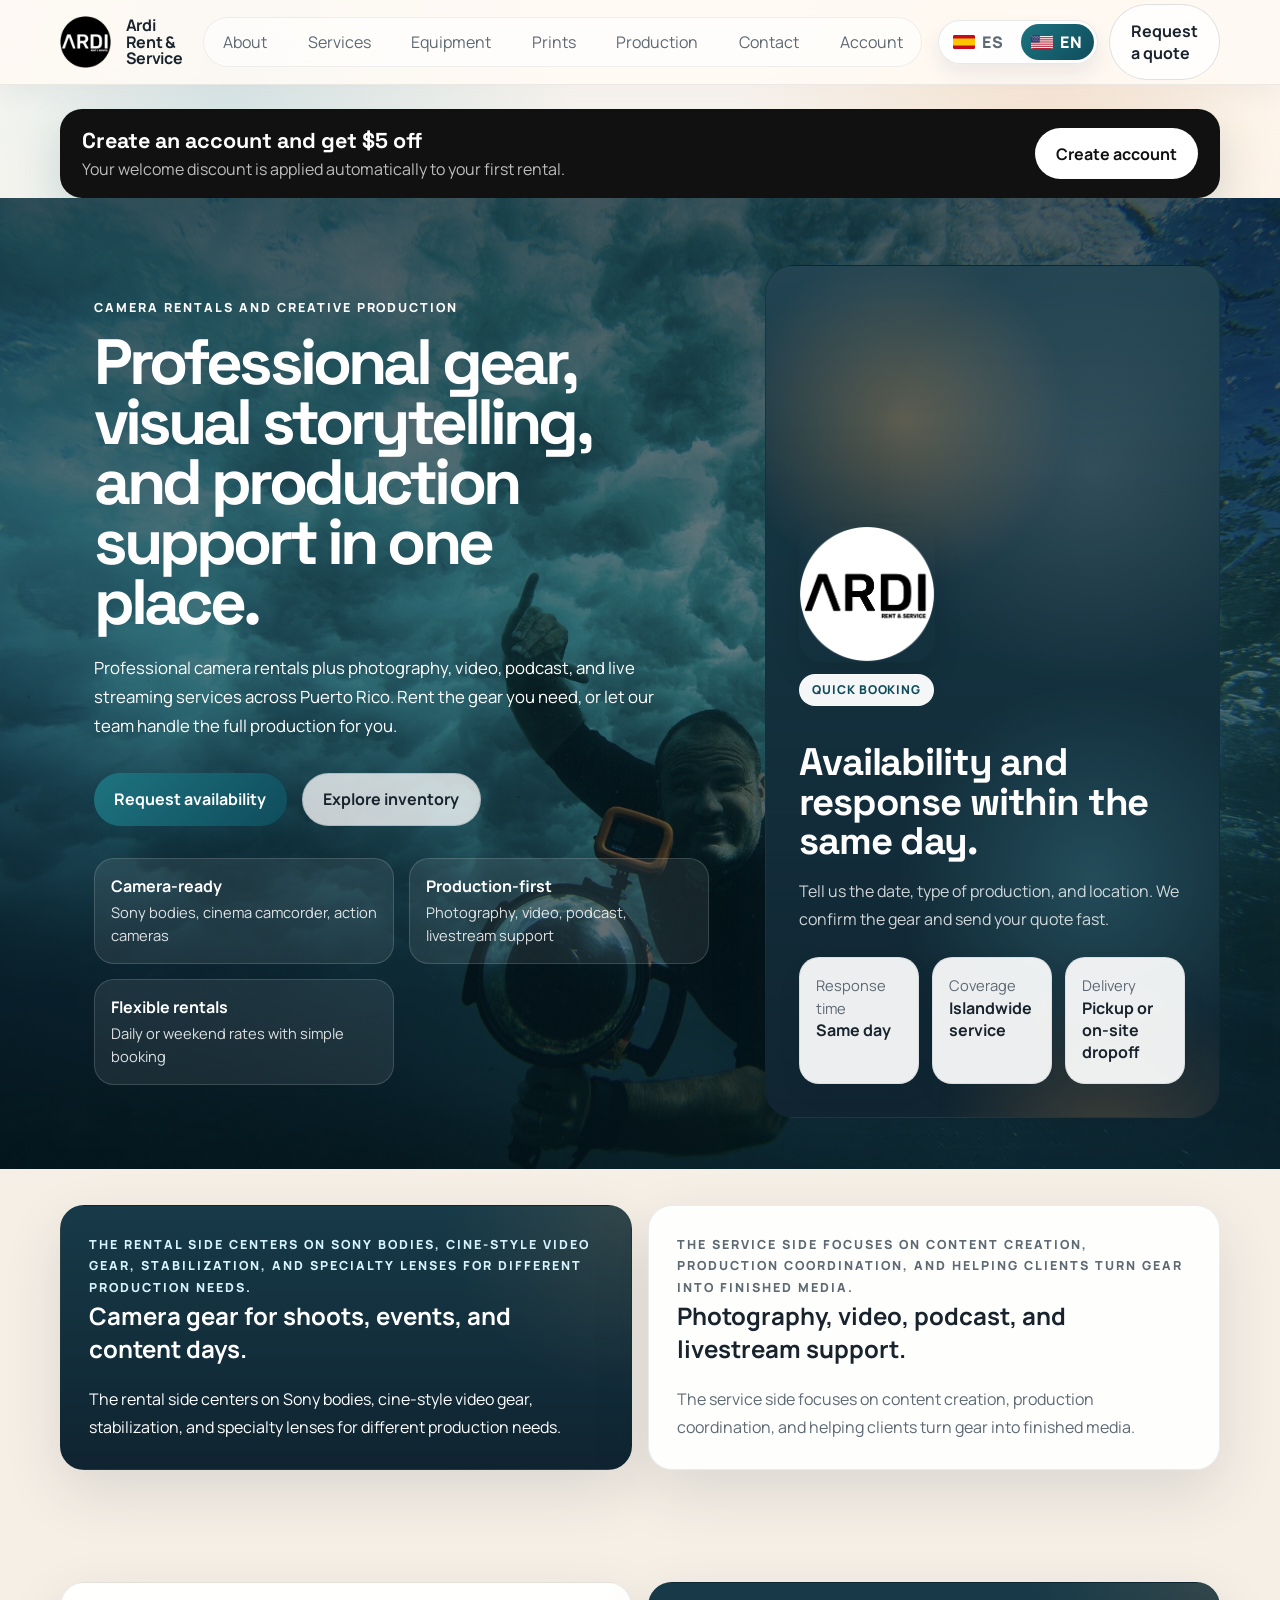
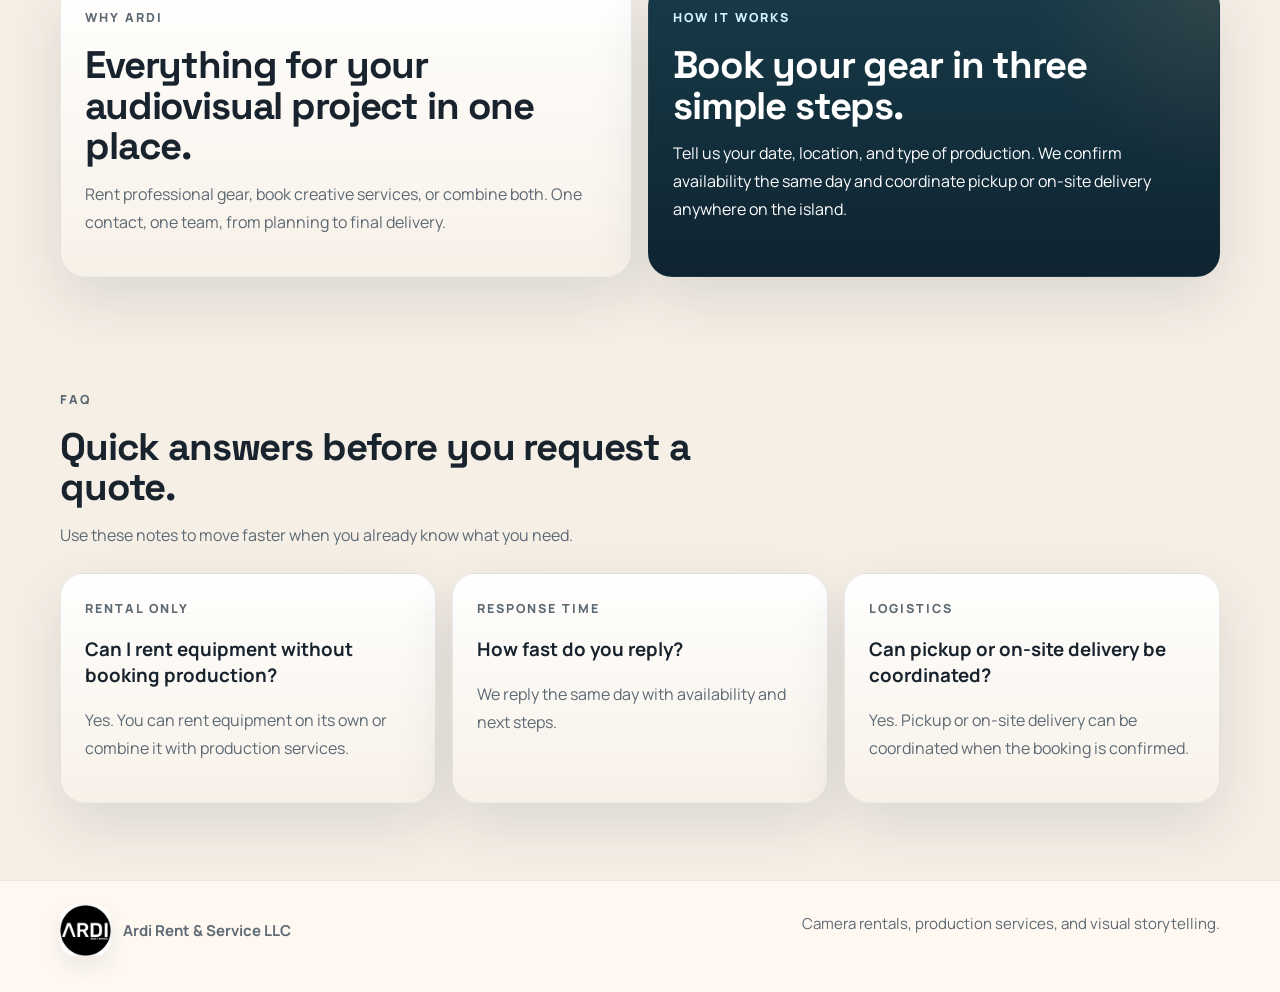
<file: index.html>
<!doctype html>
<html lang="en">
  <head>
    <meta charset="UTF-8" />
    <meta name="viewport" content="width=device-width, initial-scale=1.0" />
    <meta name="description" content="Rent Sony cameras, lenses, and production gear in Puerto Rico, or book photography, video, podcast, and livestream production with Ardi Rent & Service." />
    <meta name="robots" content="index,follow" />
    <meta name="theme-color" content="#0f4c5c" />
    <meta property="og:type" content="website" />
    <meta property="og:site_name" content="Ardi Rent & Service LLC" />
    <meta property="og:title" content="Camera Rentals & Video Production Puerto Rico | Ardi" />
    <meta property="og:description" content="Rent Sony cameras, lenses, and production gear in Puerto Rico, or book photography, video, podcast, and livestream production with Ardi Rent & Service." />
    <meta property="og:url" content="https://www.ardirentservice.com/" />
    <meta
      property="og:image"
      content="https://www.ardirentservice.com/assets/logos/logo-black-square.png"
    />
    <meta name="twitter:card" content="summary_large_image" />
    <meta name="twitter:title" content="Camera Rentals & Video Production Puerto Rico | Ardi" />
    <meta name="twitter:description" content="Rent Sony cameras, lenses, and production gear in Puerto Rico, or book photography, video, podcast, and livestream production with Ardi Rent & Service." />
    <meta
      name="twitter:image"
      content="https://www.ardirentservice.com/assets/logos/logo-black-square.png"
    />
    <title>Camera Rentals & Video Production Puerto Rico | Ardi</title>
    <link rel="canonical" href="https://www.ardirentservice.com/" />
    <link rel="icon" href="assets/logos/logo-black-square.png" />
    <link rel="apple-touch-icon" href="assets/logos/logo-black-square.png" />
    <script>
      if (window.location.hostname === "ardirentservice.com") {
        window.location.replace(
          "https://www.ardirentservice.com" +
            window.location.pathname +
            window.location.search +
            window.location.hash
        );
      }
    </script>
    <link rel="preconnect" href="https://fonts.googleapis.com" />
    <link rel="preconnect" href="https://fonts.gstatic.com" crossorigin />
    <link
      href="https://fonts.googleapis.com/css2?family=Manrope:wght@400;500;600;700;800&family=Space+Grotesk:wght@500;700&display=swap"
      rel="stylesheet"
    />
    <link rel="stylesheet" href="assets/styles.css?v=20260506-restore-state" />
    <link rel="stylesheet" href="assets/friendly-theme.css?v=20260708-vision-fix" />
    <link rel="stylesheet" href="assets/account.css?v=20260712-account" />
    <script type="application/ld+json">
      {
        "@context": "https://schema.org",
        "@type": "LocalBusiness",
        "name": "Ardi Rent & Service LLC",
        "url": "https://www.ardirentservice.com/",
        "image": "https://www.ardirentservice.com/assets/logos/logo-black-square.png",
        "email": "ardirentservice@gmail.com",
        "telephone": "+1-939-366-1442",
        "sameAs": [
          "https://wa.me/19393661442",
          "https://www.instagram.com/ardirentservice/"
        ],
        "description": "Camera rentals, photography, video production, live streaming, podcast support, and creative production services.",
        "areaServed": {
          "@type": "AdministrativeArea",
          "name": "Puerto Rico"
        }
      }
    </script>
    <script type="application/ld+json">
      {
        "@context": "https://schema.org",
        "@type": "FAQPage",
        "mainEntity": [
          {
            "@type": "Question",
            "name": "Do you rent gear without production support?",
            "acceptedAnswer": {
              "@type": "Answer",
              "text": "Yes. You can rent equipment on its own or combine it with photography, video, podcast, or livestream production support."
            }
          },
          {
            "@type": "Question",
            "name": "How fast do you reply to a booking request?",
            "acceptedAnswer": {
              "@type": "Answer",
              "text": "We reply the same day with availability and next steps."
            }
          },
          {
            "@type": "Question",
            "name": "Can pickup or on-site delivery be coordinated?",
            "acceptedAnswer": {
              "@type": "Answer",
              "text": "Yes. Pickup or on-site delivery can be coordinated when we confirm the booking."
            }
          }
        ]
      }
    </script>
</head>
  <body class="home-page">
    <div class="ambient ambient-left"></div>
    <div class="ambient ambient-right"></div>
    <div class="ambient ambient-center"></div>

    <header class="site-header">
      <div class="container nav">
        <a class="brand" href="index.html">
          <img
            class="brand-logo"
            src="assets/logos/logo-black-square-256.webp"
            alt="Ardi Rent & Service logo"
            width="512"
            height="512"
            fetchpriority="high"
          />
          <span class="brand-text">
            <strong>Ardi Rent & Service</strong>
          </span>
        </a>

        <nav class="nav-links" id="primary-nav" aria-label="Primary">
          <a data-nav-link="about" href="about.html">About</a>
          <a data-nav-link="services" href="services.html">Services</a>
          <a data-nav-link="equipment" href="equipment.html">Equipment</a>
          <a href="prints.html">Prints</a>
          <a data-nav-link="production" href="production.html">Production</a>
          <a data-nav-link="contact" href="contact.html">Contact</a>
          <a class="account-nav-link" href="account.html" data-account-nav>Account</a>
          <a href="production.html#project-brief" class="nav-mobile-cta">Request a quote</a>
        </nav>

        <div class="header-actions">
          <button
            class="menu-toggle"
            type="button"
            aria-expanded="false"
            aria-controls="primary-nav"
            aria-label="Open menu"
          >
            <span class="menu-toggle-bars" aria-hidden="true">
              <span></span>
              <span></span>
              <span></span>
            </span>
            <span class="menu-toggle-label">Menu</span>
          </button>
          <div class="language-switcher" aria-label="Language selector">
            <button class="lang-button" type="button" data-lang="es" aria-pressed="false">
              <img src="assets/flags/es.svg" alt="" aria-hidden="true" />
              <span>ES</span>
            </button>
            <button class="lang-button" type="button" data-lang="en" aria-pressed="true">
              <img src="assets/flags/us.svg" alt="" aria-hidden="true" />
              <span>EN</span>
            </button>
          </div>

          <a class="button button-ghost nav-cta" href="production.html#project-brief">Request a quote</a>
        </div>
      </div>
    </header>
    <div class="container account-promo" role="region" aria-label="Account welcome offer">
      <div><strong data-account-promo-title>Create an account and get $5 off</strong><p data-account-promo-text>Your welcome discount is applied automatically to your first rental.</p></div>
      <a class="button" href="account.html" data-account-promo-button>Create account</a>
    </div>


    <main id="top">
      <section class="hero hero-photo">
        <picture class="hero-bg" aria-hidden="true">
          <source
            media="(max-width: 640px)"
            srcset="assets/about/ardiel-underwater-hero-mobile.jpg"
          />
          <img
            src="assets/about/ardiel-underwater-hero.jpg"
            alt=""
            loading="eager"
            fetchpriority="high"
            decoding="async"
          />
        </picture>
        <div class="hero-bg-overlay" aria-hidden="true"></div>
        <div class="container hero-grid">
          <div class="hero-copy">
            <p class="eyebrow">Camera rentals and creative production</p>
            <h1>Professional gear, visual storytelling, and production support in one place.</h1>
            <p class="lead">
              Professional camera rentals plus photography, video, podcast, and live streaming
              services across Puerto Rico. Rent the gear you need, or let our team handle the
              full production for you.
            </p>

            <div class="hero-actions">
              <a class="button button-primary" href="production.html#project-brief">Request availability</a>
              <a class="button button-secondary" href="equipment.html">Explore inventory</a>
            </div>

            <ul class="stats" aria-label="Key highlights">
              <li>
                <strong>Camera-ready</strong>
                <span>Sony bodies, cinema camcorder, action cameras</span>
              </li>
              <li>
                <strong>Production-first</strong>
                <span>Photography, video, podcast, livestream support</span>
              </li>
              <li>
                <strong>Flexible rentals</strong>
                <span>Daily or weekend rates with simple booking</span>
              </li>
            </ul>
          </div>

          <aside class="hero-card">
            <div class="card-glow"></div>
            <div class="card-content">
              <div class="hero-brand-stack">
                <img
                  class="hero-brand-logo"
                  src="assets/logos/logo-white-square.png"
                  alt="Ardi Rent & Service square logo in white"
                  width="512"
                  height="512"
                />
                <p class="card-label">Quick booking</p>
              </div>

              <h2>Availability and response within the same day.</h2>
              <p class="card-note">
                Tell us the date, type of production, and location. We confirm the gear and send
                your quote fast.
              </p>

              <div class="mini-grid">
                <div class="mini-card">
                  <span>Response time</span>
                  <strong>Same day</strong>
                </div>
                <div class="mini-card">
                  <span>Coverage</span>
                  <strong>Islandwide service</strong>
                </div>
                <div class="mini-card">
                  <span>Delivery</span>
                  <strong>Pickup or on-site dropoff</strong>
                </div>
              </div>
            </div>
          </aside>
        </div>
      </section>

      <section class="section section-split">
        <div class="container split-grid">
          <article class="split-card split-card-dark">
            <p class="eyebrow">Rentals</p>
            <h2>Camera gear for shoots, events, and content days.</h2>
            <p>
              The rental side centers on Sony bodies, cine-style video gear, stabilization, and
              specialty lenses for different production needs.
            </p>
          </article>

          <article class="split-card">
            <p class="eyebrow">Services</p>
            <h2>Photography, video, podcast, and livestream support.</h2>
            <p>
              The service side focuses on content creation, production coordination, and helping
              clients turn gear into finished media.
            </p>
          </article>
        </div>
      </section>

      <section class="section" id="vision">
        <div class="container vision-grid">
          <article class="vision-card">
            <p class="eyebrow">Why Ardi</p>
            <h2>Everything for your audiovisual project in one place.</h2>
            <p>
              Rent professional gear, book creative services, or combine both. One contact, one
              team, from planning to final delivery.
            </p>
          </article>

          <article class="vision-card vision-card-accent">
            <p class="eyebrow">How it works</p>
            <h2>Book your gear in three simple steps.</h2>
            <p>
              Tell us your date, location, and type of production. We confirm availability the
              same day and coordinate pickup or on-site delivery anywhere on the island.
            </p>
          </article>
        </div>
      </section>

      <section class="section" id="faq">
        <div class="container">
          <div class="section-heading">
            <p class="eyebrow">FAQ</p>
            <h2>Quick answers before you request a quote.</h2>
            <p>Use these notes to move faster when you already know what you need.</p>
          </div>

          <div class="vision-grid faq-grid">
            <article class="vision-card faq-card">
              <p class="eyebrow">Rental only</p>
              <h3>Can I rent equipment without booking production?</h3>
              <p>Yes. You can rent equipment on its own or combine it with production services.</p>
            </article>
            <article class="vision-card faq-card">
              <p class="eyebrow">Response time</p>
              <h3>How fast do you reply?</h3>
              <p>We reply the same day with availability and next steps.</p>
            </article>
            <article class="vision-card faq-card">
              <p class="eyebrow">Logistics</p>
              <h3>Can pickup or on-site delivery be coordinated?</h3>
              <p>Yes. Pickup or on-site delivery can be coordinated when the booking is confirmed.</p>
            </article>
          </div>
        </div>
      </section>

    </main>

    <footer class="site-footer">
      <div class="container footer-inner">
        <p class="footer-brand">
          <img
            class="brand-logo"
            src="assets/logos/logo-black-square-256.webp"
            alt="Ardi Rent & Service logo"
            width="512"
            height="512"
            loading="lazy"
            decoding="async"
          />
          <span>Ardi Rent & Service LLC</span>
        </p>
        <p>Camera rentals, production services, and visual storytelling.</p>
      </div>
    </footer>

    <script src="assets/app.js?v=20260810-v26" defer></script>
    <script src="assets/account.js?v=20260712-account"></script>
      <script src="assets/visitor-analytics-core.js?v=20260727-v21" defer></script>
    <script src="assets/visitor-analytics.js?v=20260827-v30" defer></script>
  </body>
</html>
</file>
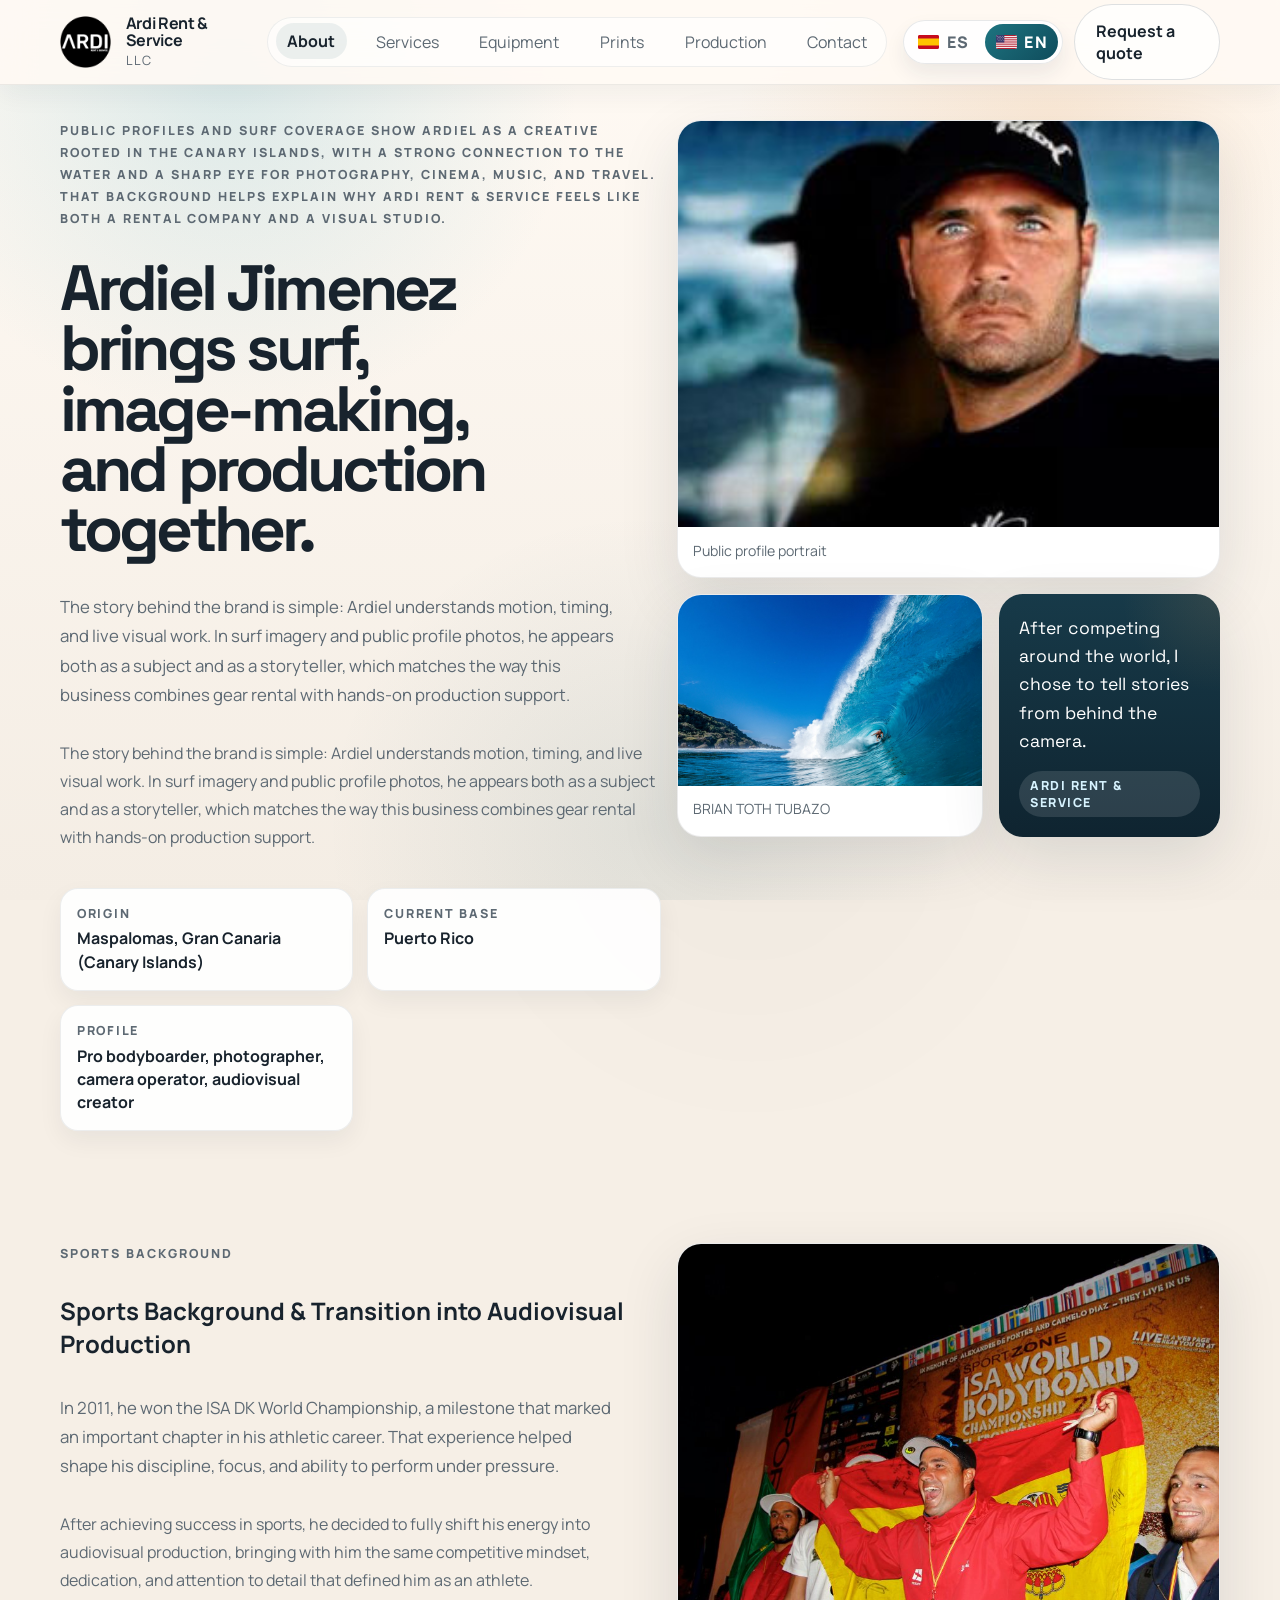
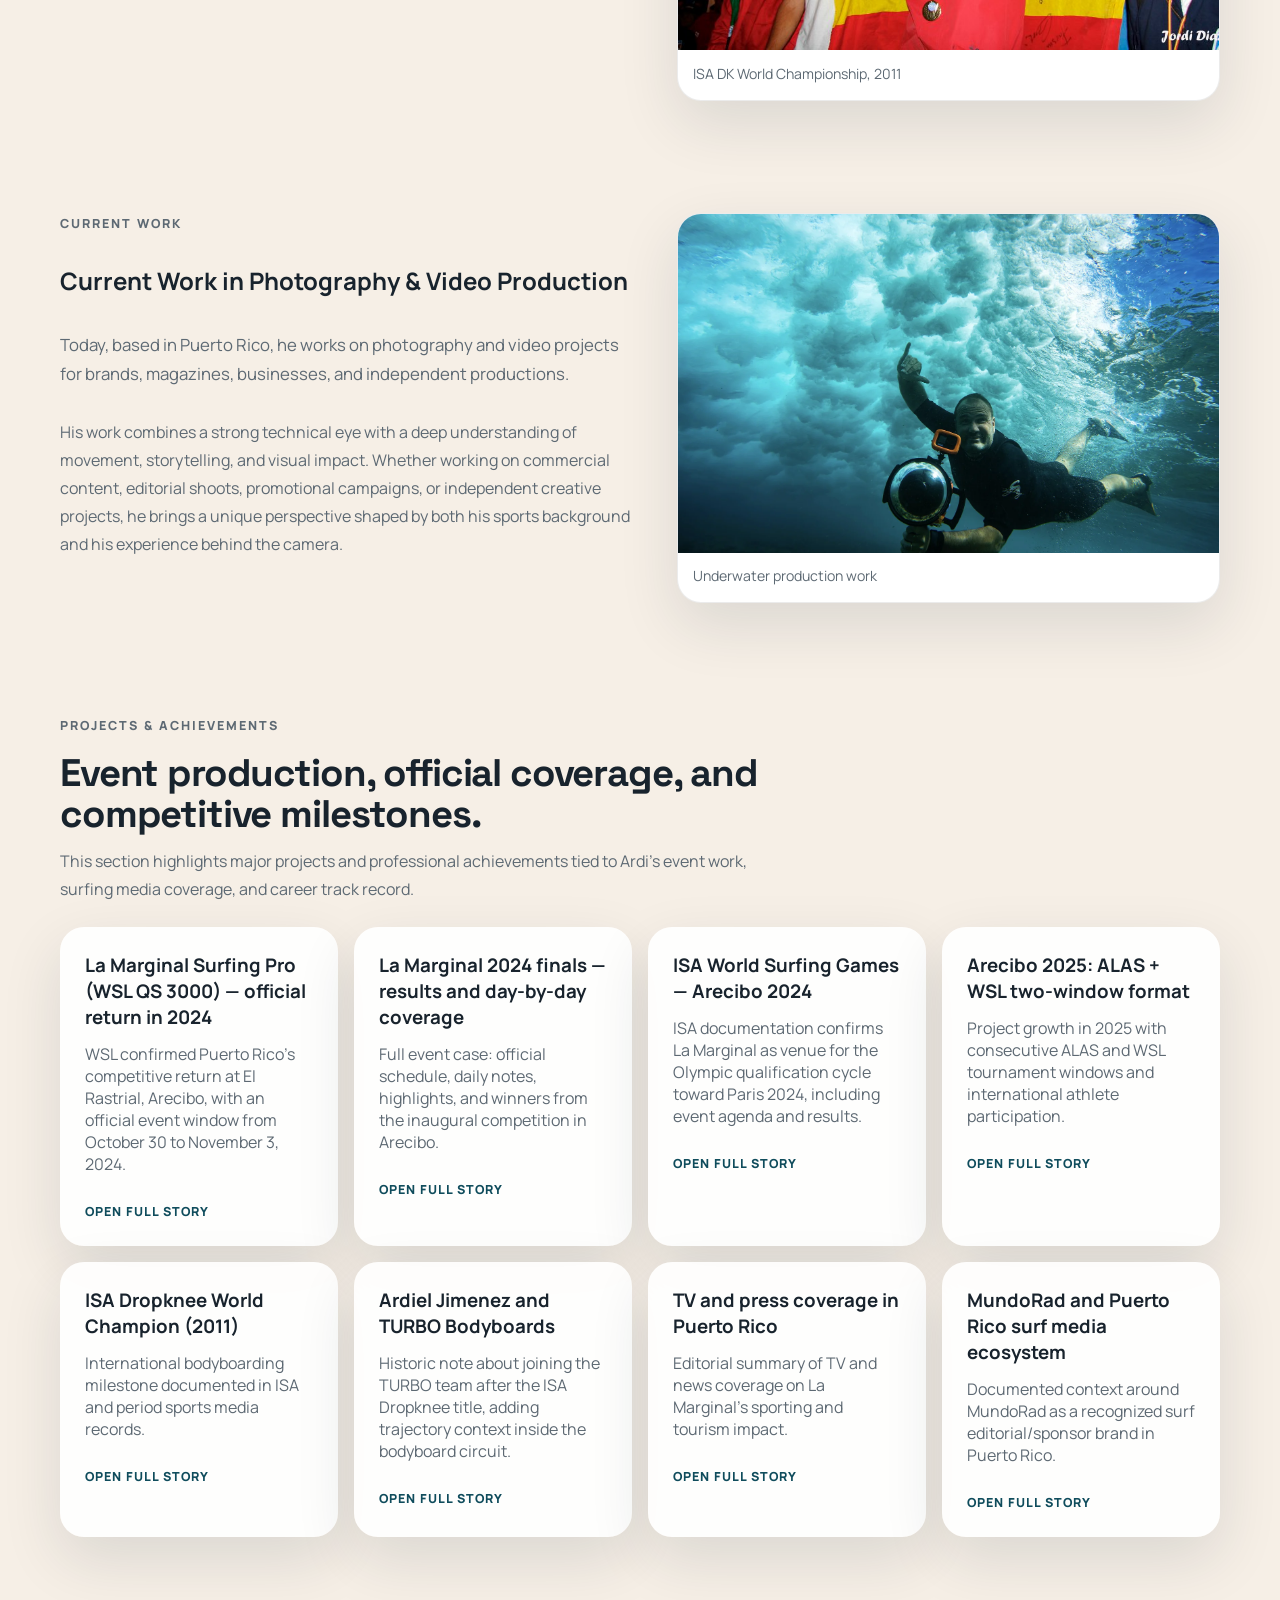
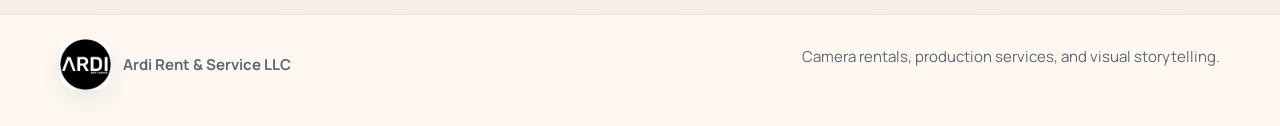
<file: about.html>
<!doctype html>
<html lang="en">
  <head>
    <meta charset="UTF-8" />
    <meta name="viewport" content="width=device-width, initial-scale=1.0" />
    <meta name="description" content="Meet Ardiel Jimenez and discover the sports, photography, video, and event-production experience behind Ardi Rent & Service in Puerto Rico." />
    <meta name="robots" content="index,follow" />
    <meta name="theme-color" content="#0f4c5c" />
    <meta property="og:type" content="website" />
    <meta property="og:site_name" content="Ardi Rent & Service LLC" />
    <meta property="og:title" content="About Ardiel Jimenez | Ardi Rent & Service Puerto Rico" />
    <meta property="og:description" content="Meet Ardiel Jimenez and discover the sports, photography, video, and event-production experience behind Ardi Rent & Service in Puerto Rico." />
    <meta property="og:url" content="https://www.ardirentservice.com/about.html" />
    <meta
      property="og:image"
      content="https://www.ardirentservice.com/assets/logos/logo-black-square.png"
    />
    <meta name="twitter:card" content="summary_large_image" />
    <meta name="twitter:title" content="About Ardiel Jimenez | Ardi Rent & Service Puerto Rico" />
    <meta name="twitter:description" content="Meet Ardiel Jimenez and discover the sports, photography, video, and event-production experience behind Ardi Rent & Service in Puerto Rico." />
    <meta
      name="twitter:image"
      content="https://www.ardirentservice.com/assets/logos/logo-black-square.png"
    />
    <title>About Ardiel Jimenez | Ardi Rent & Service Puerto Rico</title>
    <link rel="canonical" href="https://www.ardirentservice.com/about.html" />
    <link rel="icon" href="assets/logos/logo-black-square.png" />
    <link rel="apple-touch-icon" href="assets/logos/logo-black-square.png" />
    <link rel="preconnect" href="https://fonts.googleapis.com" />
    <link rel="preconnect" href="https://fonts.gstatic.com" crossorigin />
    <link
      href="https://fonts.googleapis.com/css2?family=Manrope:wght@400;500;600;700;800&family=Space+Grotesk:wght@500;700&display=swap"
      rel="stylesheet"
    />
    <link rel="stylesheet" href="assets/styles.css?v=20260506-restore-state" />
    <link rel="stylesheet" href="assets/friendly-theme.css?v=20260708-vision-fix" />
    <script type="application/ld+json">
      {
        "@context": "https://schema.org",
        "@type": "LocalBusiness",
        "name": "Ardi Rent & Service LLC",
        "url": "https://www.ardirentservice.com/about.html",
        "image": "https://www.ardirentservice.com/assets/logos/logo-black-square.png",
        "email": "ardirentservice@gmail.com",
        "telephone": "+1-939-366-1442",
        "sameAs": [
          "https://wa.me/19393661442",
          "https://www.instagram.com/ardirentservice/"
        ],
        "description": "Camera rentals, photography, video production, live streaming, podcast support, and creative production services.",
        "areaServed": {
          "@type": "AdministrativeArea",
          "name": "Puerto Rico"
        }
      }
    </script>
</head>
  <body>
    <div class="ambient ambient-left"></div>
    <div class="ambient ambient-right"></div>
    <div class="ambient ambient-center"></div>

    <header class="site-header">
      <div class="container nav">
        <a class="brand" href="index.html">
          <img
            class="brand-logo"
            src="assets/logos/logo-black-square-256.webp"
            alt="Ardi Rent & Service logo"
            width="512"
            height="512"
            fetchpriority="high"
          />
          <span class="brand-text">
            <strong>Ardi Rent & Service</strong>
            <small>LLC</small>
          </span>
        </a>

        <nav class="nav-links" id="primary-nav" aria-label="Primary">
          <a data-nav-link="about" href="about.html">About</a>
          <a data-nav-link="services" href="services.html">Services</a>
          <a data-nav-link="equipment" href="equipment.html">Equipment</a>
          <a href="prints.html">Prints</a>
          <a data-nav-link="production" href="production.html">Production</a>
          <a data-nav-link="contact" href="contact.html">Contact</a>
          <a href="production.html#project-brief" class="nav-mobile-cta">Request a quote</a>
        </nav>

        <div class="header-actions">
          <button
            class="menu-toggle"
            type="button"
            aria-expanded="false"
            aria-controls="primary-nav"
            aria-label="Open menu"
          >
            <span class="menu-toggle-bars" aria-hidden="true">
              <span></span>
              <span></span>
              <span></span>
            </span>
            <span class="menu-toggle-label">Menu</span>
          </button>
          <div class="language-switcher" aria-label="Language selector">
            <button class="lang-button" type="button" data-lang="es" aria-pressed="false">
              <img src="assets/flags/es.svg" alt="" aria-hidden="true" />
              <span>ES</span>
            </button>
            <button class="lang-button" type="button" data-lang="en" aria-pressed="true">
              <img src="assets/flags/us.svg" alt="" aria-hidden="true" />
              <span>EN</span>
            </button>
          </div>

          <a class="button button-ghost nav-cta" href="production.html#project-brief">Request a quote</a>
        </div>
      </div>
    </header>

    <main id="top">
      <section class="section about-section" id="about">
        <div class="container about-grid">
          <div class="about-copy">
            <p class="eyebrow">About us</p>
            <h1>Ardiel Jimenez brings surf, image-making, and production together.</h1>
            <p class="lead">
              Public profiles and surf coverage show Ardiel as a creative rooted in the Canary
              Islands, with a strong connection to the water and a sharp eye for photography,
              cinema, music, and travel. That background helps explain why Ardi Rent & Service
              feels like both a rental company and a visual studio.
            </p>
            <p>
              The story behind the brand is simple: Ardiel understands motion, timing, and live
              visual work. In surf imagery and public profile photos, he appears both as a subject
              and as a storyteller, which matches the way this business combines gear rental with
              hands-on production support.
            </p>

            <div class="about-facts">
              <article class="about-fact">
                <span>Origin</span>
                <strong>Canary Islands / Puerto Rico surf culture</strong>
              </article>
              <article class="about-fact">
                <span>Focus</span>
                <strong>Photography, video, and creative direction</strong>
              </article>
              <article class="about-fact">
                <span>Energy</span>
                <strong>Ocean-driven, mobile, and production-ready</strong>
              </article>
            </div>
          </div>

          <div class="about-visual">
            <figure class="about-photo about-photo-main">
              <img src="assets/about/ardiel-portrait.jpg" alt="Ardiel Jimenez portrait photo" loading="lazy" decoding="async" />
              <figcaption>Public profile portrait</figcaption>
            </figure>

            <div class="about-photo-row">
              <figure class="about-photo about-photo-action">
                <img src="assets/about/brian-toth-tubazo-epic-survival.jpg" alt="BRIAN TOTH TUBAZO surfing photo" loading="lazy" decoding="async" />
                <figcaption>BRIAN TOTH TUBAZO</figcaption>
              </figure>

              <div class="about-quote">
                <p>
                  The brand is built around gear, story, and the ability to move between the sea,
                  the studio, and the set.
                </p>
                <span>Ardi Rent & Service</span>
              </div>
            </div>
          </div>
        </div>
      </section>

      <section class="section about-section" id="about-transition">
        <div class="container about-grid">
          <div class="about-copy">
            <p class="eyebrow" data-about-transition="eyebrow">Sports background</p>
            <h2 data-about-transition="title">Sports Background & Transition into Audiovisual Production</h2>
            <p class="lead">
              <span data-about-transition="lead1">
              In 2011, he won the ISA DK World Championship, a milestone that marked an important
              chapter in his athletic career. That experience helped shape his discipline, focus,
              and ability to perform under pressure.
              </span>
            </p>
            <p>
              <span data-about-transition="lead2">
              After achieving success in sports, he decided to fully shift his energy into
              audiovisual production, bringing with him the same competitive mindset,
              dedication, and attention to detail that defined him as an athlete.
              </span>
            </p>
          </div>

          <div class="about-visual">
            <figure class="about-photo about-photo-main">
              <img src="assets/about/isa-dk-world-championship-2011.jpg" alt="ISA DK World Championship 2011 celebration photo" loading="lazy" decoding="async" />
              <figcaption data-about-transition="caption">ISA DK World Championship, 2011</figcaption>
            </figure>
          </div>
        </div>
      </section>

      <section class="section about-section" id="about-current-work">
        <div class="container about-grid">
          <div class="about-copy">
            <p class="eyebrow" data-about-current-work="eyebrow">Current work</p>
            <h2 data-about-current-work="title">Current Work in Photography &amp; Video Production</h2>
            <p class="lead">
              <span data-about-current-work="lead1">
              Today, based in Puerto Rico, he works on photography and video projects for brands,
              magazines, businesses, and independent productions.
              </span>
            </p>
            <p>
              <span data-about-current-work="lead2">
              His work combines a strong technical eye with a deep understanding of movement,
              storytelling, and visual impact. Whether working on commercial content, editorial
              shoots, promotional campaigns, or independent creative projects, he brings a unique
              perspective shaped by both his sports background and his experience behind the camera.
              </span>
            </p>
          </div>

          <div class="about-visual">
            <figure class="about-photo about-photo-current-work">
              <img src="assets/about/ardiel-underwater-production-1600.webp" alt="Ardiel underwater production photo" width="1600" height="1067" loading="lazy" decoding="async" />
              <figcaption data-about-current-work="caption">Underwater production work</figcaption>
            </figure>
          </div>
        </div>
      </section>

      <section class="section" id="projects">
        <div class="container">
          <div class="section-heading">
            <p class="eyebrow">Projects & achievements</p>
            <h2>Event production, official coverage, and competitive milestones.</h2>
            <p>
              This section highlights major projects and professional achievements tied to Ardi’s
              event work, surfing media coverage, and career track record.
            </p>
          </div>

          <div class="feature-grid">
            <a class="feature-card feature-card-link" href="case-study.html?slug=wsl-return-2024" target="_blank" rel="noopener">
              <h3>La Marginal Surfing Pro (WSL QS 3000) — regreso oficial 2024</h3>
              <p>
                La WSL confirmó el regreso competitivo de Puerto Rico con sede en El Rastrial,
                Arecibo, y una ventana oficial del 30 de octubre al 3 de noviembre de 2024.
              </p>
              <span class="card-cta">Open full story</span>
            </a>
            <a class="feature-card feature-card-link" href="case-study.html?slug=wsl-finals-2024" target="_blank" rel="noopener">
              <h3>Finales La Marginal 2024 — resultados y cobertura por días</h3>
              <p>
                Caso completo de competencia: cronograma oficial, notas diarias, highlights y
                ganadores del evento inaugural en Arecibo.
              </p>
              <span class="card-cta">Open full story</span>
            </a>
            <a class="feature-card feature-card-link" href="case-study.html?slug=isa-arecibo-2024" target="_blank" rel="noopener">
              <h3>ISA World Surfing Games — Arecibo 2024</h3>
              <p>
                Documentación del evento ISA en La Marginal como etapa de clasificación olímpica,
                con agenda y resultados oficiales.
              </p>
              <span class="card-cta">Open full story</span>
            </a>
            <a class="feature-card feature-card-link" href="case-study.html?slug=arecibo-2025-double-window" target="_blank" rel="noopener">
              <h3>Arecibo 2025: doble ventana ALAS + WSL</h3>
              <p>
                Evolución del proyecto en 2025 con dos fines de semana de torneo y proyección
                internacional de más de 300 atletas.
              </p>
              <span class="card-cta">Open full story</span>
            </a>
            <a class="feature-card feature-card-link" href="case-study.html?slug=isa-dk-2011" target="_blank" rel="noopener">
              <h3>Campeón Mundial ISA Dropknee (2011)</h3>
              <p>
                Hito competitivo internacional documentado en fuentes ISA y medios deportivos
                de la época.
              </p>
              <span class="card-cta">Open full story</span>
            </a>
            <a class="feature-card feature-card-link" href="case-study.html?slug=ardiel-turbo" target="_blank" rel="noopener">
              <h3>Ardiel Jimenez y TURBO Bodyboards</h3>
              <p>
                Nota histórica sobre su integración al equipo TURBO tras el título ISA Dropknee,
                como punto de validación dentro del circuito.
              </p>
              <span class="card-cta">Open full story</span>
            </a>
            <a class="feature-card feature-card-link" href="case-study.html?slug=press-coverage-pr" target="_blank" rel="noopener">
              <h3>Cobertura en TV y prensa de Puerto Rico</h3>
              <p>
                Resumen editorial de notas en TV y medios noticiosos sobre La Marginal y su impacto
                deportivo y turístico.
              </p>
              <span class="card-cta">Open full story</span>
            </a>
            <a class="feature-card feature-card-link" href="case-study.html?slug=mundorad-context" target="_blank" rel="noopener">
              <h3>MundoRad y ecosistema editorial de surf</h3>
              <p>
                Contexto documental de la marca MundoRad en publicaciones y patrocinios asociados al
                surf en Puerto Rico.
              </p>
              <span class="card-cta">Open full story</span>
            </a>
          </div>
        </div>
      </section>

    </main>

    <footer class="site-footer">
      <div class="container footer-inner">
        <p class="footer-brand">
          <img
            class="brand-logo"
            src="assets/logos/logo-black-square-256.webp"
            alt="Ardi Rent & Service logo"
            width="512"
            height="512"
            loading="lazy"
            decoding="async"
          />
          <span>Ardi Rent & Service LLC</span>
        </p>
        <p>Camera rentals, production services, and visual storytelling.</p>
      </div>
    </footer>

    <script src="assets/app.js?v=20260810-v26" defer></script>
      <script src="assets/visitor-analytics-core.js?v=20260727-v21" defer></script>
    <script src="assets/visitor-analytics.js?v=20260827-v30" defer></script>
  </body>
</html>
</file>
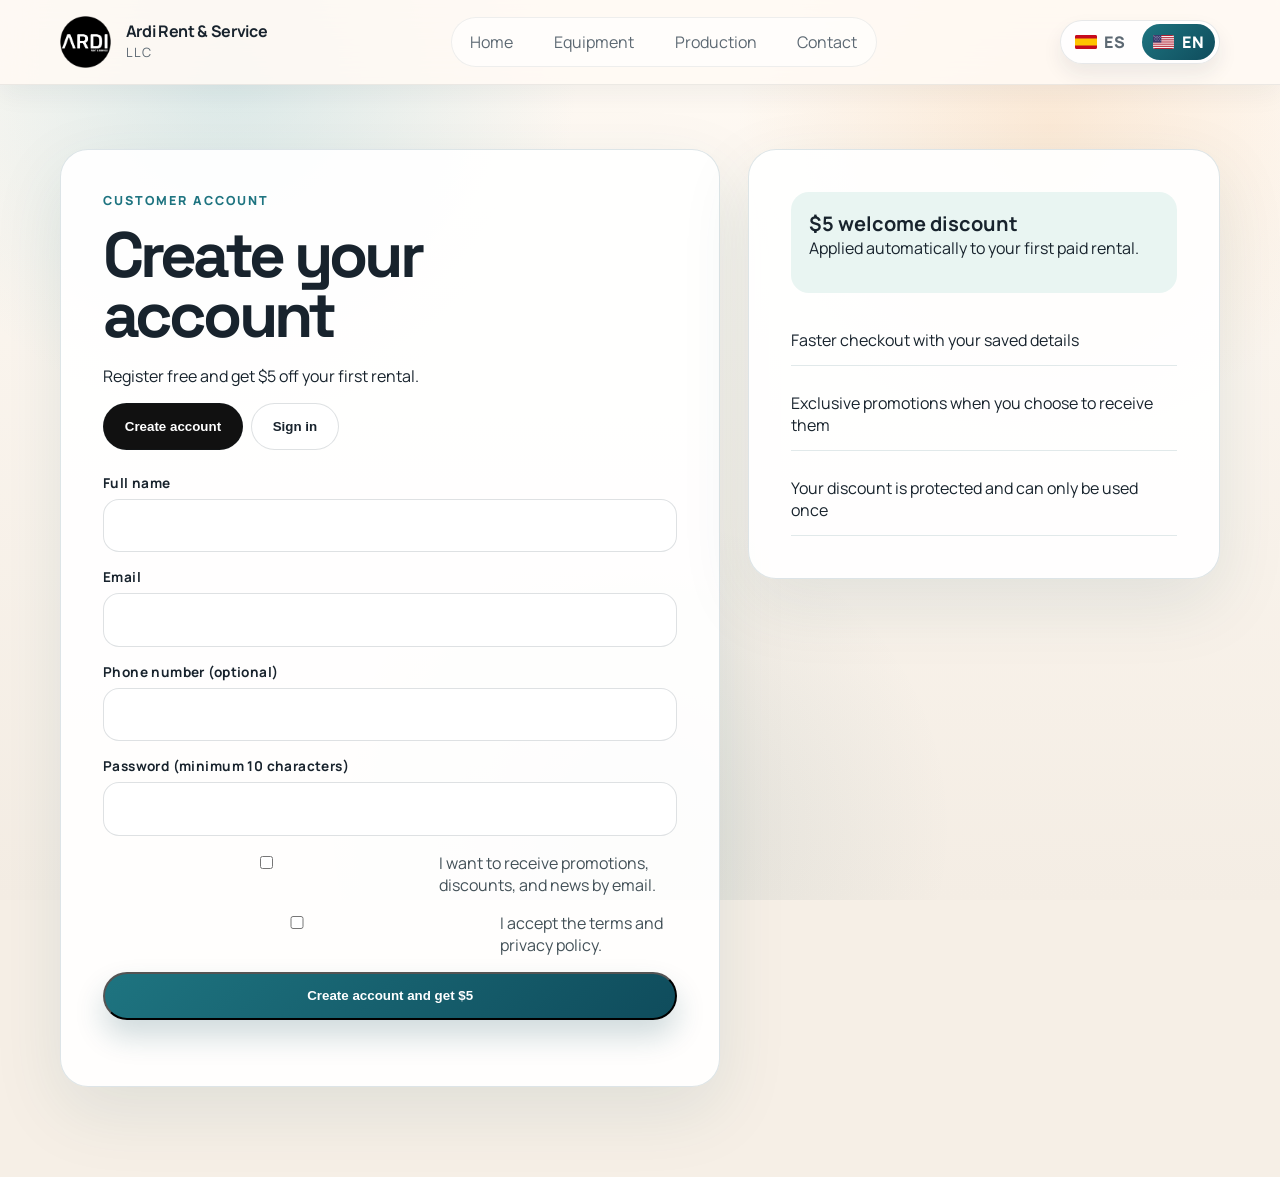
<file: account-legacy.html>
<!doctype html>
<html lang="en">
<head>
  <meta charset="UTF-8">
  <meta name="viewport" content="width=device-width,initial-scale=1">
  <meta name="description" content="Create or access your Ardi Rent & Service customer account.">
  <title>Account | Ardi Rent & Service</title>
  <link rel="icon" href="assets/logos/logo-black-square.png">
  <link rel="preconnect" href="https://fonts.googleapis.com">
  <link rel="preconnect" href="https://fonts.gstatic.com" crossorigin>
  <link href="https://fonts.googleapis.com/css2?family=Manrope:wght@400;500;600;700;800&family=Space+Grotesk:wght@500;700&display=swap" rel="stylesheet">
  <link rel="stylesheet" href="assets/styles.css">
  <link rel="stylesheet" href="assets/friendly-theme.css">
  <link rel="stylesheet" href="assets/account.css">
</head>
<body>
  <header class="site-header">
    <div class="container nav">
      <a class="brand" href="index.html"><img class="brand-logo" src="assets/logos/logo-black-square.png" alt="Ardi Rent & Service logo"><span class="brand-text"><strong>Ardi Rent & Service</strong><small>LLC</small></span></a>
      <nav class="nav-links" id="primary-nav" aria-label="Primary"><a href="index.html">Home</a><a href="equipment.html">Equipment</a><a href="production.html">Production</a><a href="contact.html">Contact</a></nav>
      <div class="header-actions">
        <button class="menu-toggle" type="button" aria-expanded="false" aria-controls="primary-nav"><span class="menu-toggle-bars"><span></span><span></span><span></span></span><span class="menu-toggle-label">Menu</span></button>
        <div class="language-switcher" aria-label="Language selector"><button class="lang-button" type="button" data-lang="es"><img src="assets/flags/es.svg" alt=""><span>ES</span></button><button class="lang-button" type="button" data-lang="en" aria-pressed="true"><img src="assets/flags/us.svg" alt=""><span>EN</span></button></div>
      </div>
    </div>
  </header>
  <main class="account-shell">
    <div class="container account-grid">
      <section class="account-card">
        <div data-account-guest-only>
          <p class="eyebrow" data-i18n-en="Customer account" data-i18n-es="Cuenta de cliente">Customer account</p>
          <h1 data-i18n-en="Create your account" data-i18n-es="Crea tu cuenta">Create your account</h1>
          <p data-i18n-en="Register free and get $5 off your first rental." data-i18n-es="Regístrate gratis y recibe $5 de descuento en tu primer alquiler.">Register free and get $5 off your first rental.</p>
          <div class="account-tabs"><button class="button button-secondary" type="button" data-account-tab="register" aria-selected="true" data-i18n-en="Create account" data-i18n-es="Crear cuenta">Create account</button><button class="button button-secondary" type="button" data-account-tab="login" aria-selected="false" data-i18n-en="Sign in" data-i18n-es="Iniciar sesión">Sign in</button></div>
          <form class="account-form" data-account-register data-account-panel="register">
            <label class="field"><span data-i18n-en="Full name" data-i18n-es="Nombre completo">Full name</span><input name="name" autocomplete="name" maxlength="120" required></label>
            <label class="field"><span data-i18n-en="Email" data-i18n-es="Correo electrónico">Email</span><input name="email" type="email" autocomplete="email" required></label>
            <label class="field"><span data-i18n-en="Phone number (optional)" data-i18n-es="Número de teléfono (opcional)">Phone number (optional)</span><input name="phone" type="tel" autocomplete="tel" maxlength="40"></label>
            <label class="field"><span data-i18n-en="Password (minimum 10 characters)" data-i18n-es="Contraseña (mínimo 10 caracteres)">Password (minimum 10 characters)</span><input name="password" type="password" autocomplete="new-password" minlength="10" required></label>
            <label class="account-check"><input name="marketing_opt_in" type="checkbox"><span data-i18n-en="I want to receive promotions, discounts, and news by email." data-i18n-es="Quiero recibir promociones, descuentos y novedades por email.">I want to receive promotions, discounts, and news by email.</span></label>
            <label class="account-check"><input name="accept_terms" type="checkbox" required><span data-i18n-en="I accept the terms and privacy policy." data-i18n-es="Acepto los términos y la política de privacidad.">I accept the terms and privacy policy.</span></label>
            <button class="button button-primary" type="submit" data-i18n-en="Create account and get $5" data-i18n-es="Crear cuenta y recibir $5">Create account and get $5</button>
          </form>
          <form class="account-form" data-account-login data-account-panel="login" hidden>
            <label class="field"><span data-i18n-en="Email" data-i18n-es="Correo electrónico">Email</span><input name="email" type="email" autocomplete="email" required></label>
            <label class="field"><span data-i18n-en="Password" data-i18n-es="Contraseña">Password</span><input name="password" type="password" autocomplete="current-password" required></label>
            <button class="button button-primary" type="submit" data-i18n-en="Sign in" data-i18n-es="Iniciar sesión">Sign in</button>
          </form>
        </div>
        <div data-account-auth-only hidden>
          <p class="eyebrow" data-i18n-en="Your account" data-i18n-es="Tu cuenta">Your account</p>
          <h1><span data-i18n-en="Hello," data-i18n-es="Hola,">Hello,</span> <span data-account-name></span></h1>
          <div class="account-benefit" data-account-benefit></div>
          <ul class="account-list"><li><strong>Email</strong><br><span data-account-email></span></li><li><strong data-i18n-en="Phone" data-i18n-es="Teléfono">Phone</strong><br><span data-account-phone></span></li></ul>
          <button class="button button-secondary" type="button" data-account-logout data-i18n-en="Sign out" data-i18n-es="Cerrar sesión">Sign out</button>
        </div>
        <p class="account-status" data-account-status aria-live="polite"></p>
      </section>
      <aside class="account-card">
        <div class="account-benefit"><strong data-i18n-en="$5 welcome discount" data-i18n-es="$5 de descuento de bienvenida">$5 welcome discount</strong><p data-i18n-en="Applied automatically to your first paid rental." data-i18n-es="Aplicado automáticamente a tu primer alquiler pagado.">Applied automatically to your first paid rental.</p></div>
        <ul class="account-list"><li data-i18n-en="Faster checkout with your saved details" data-i18n-es="Pago más rápido con tus datos guardados">Faster checkout with your saved details</li><li data-i18n-en="Exclusive promotions when you choose to receive them" data-i18n-es="Promociones exclusivas cuando eliges recibirlas">Exclusive promotions when you choose to receive them</li><li data-i18n-en="Your discount is protected and can only be used once" data-i18n-es="Tu descuento está protegido y solo puede usarse una vez">Your discount is protected and can only be used once</li></ul>
      </aside>
    </div>
  </main>
  <script src="assets/app.js"></script>
  <script>
    (()=>{const apply=()=>{const es=document.documentElement.lang==="es";document.querySelectorAll("[data-i18n-en]").forEach(n=>n.textContent=n.getAttribute(es?"data-i18n-es":"data-i18n-en"));};document.querySelectorAll(".lang-button").forEach(b=>b.addEventListener("click",()=>setTimeout(apply,0)));apply();})();
  </script>
  <script src="assets/account-legacy.js"></script>
</body>
</html>
</file>
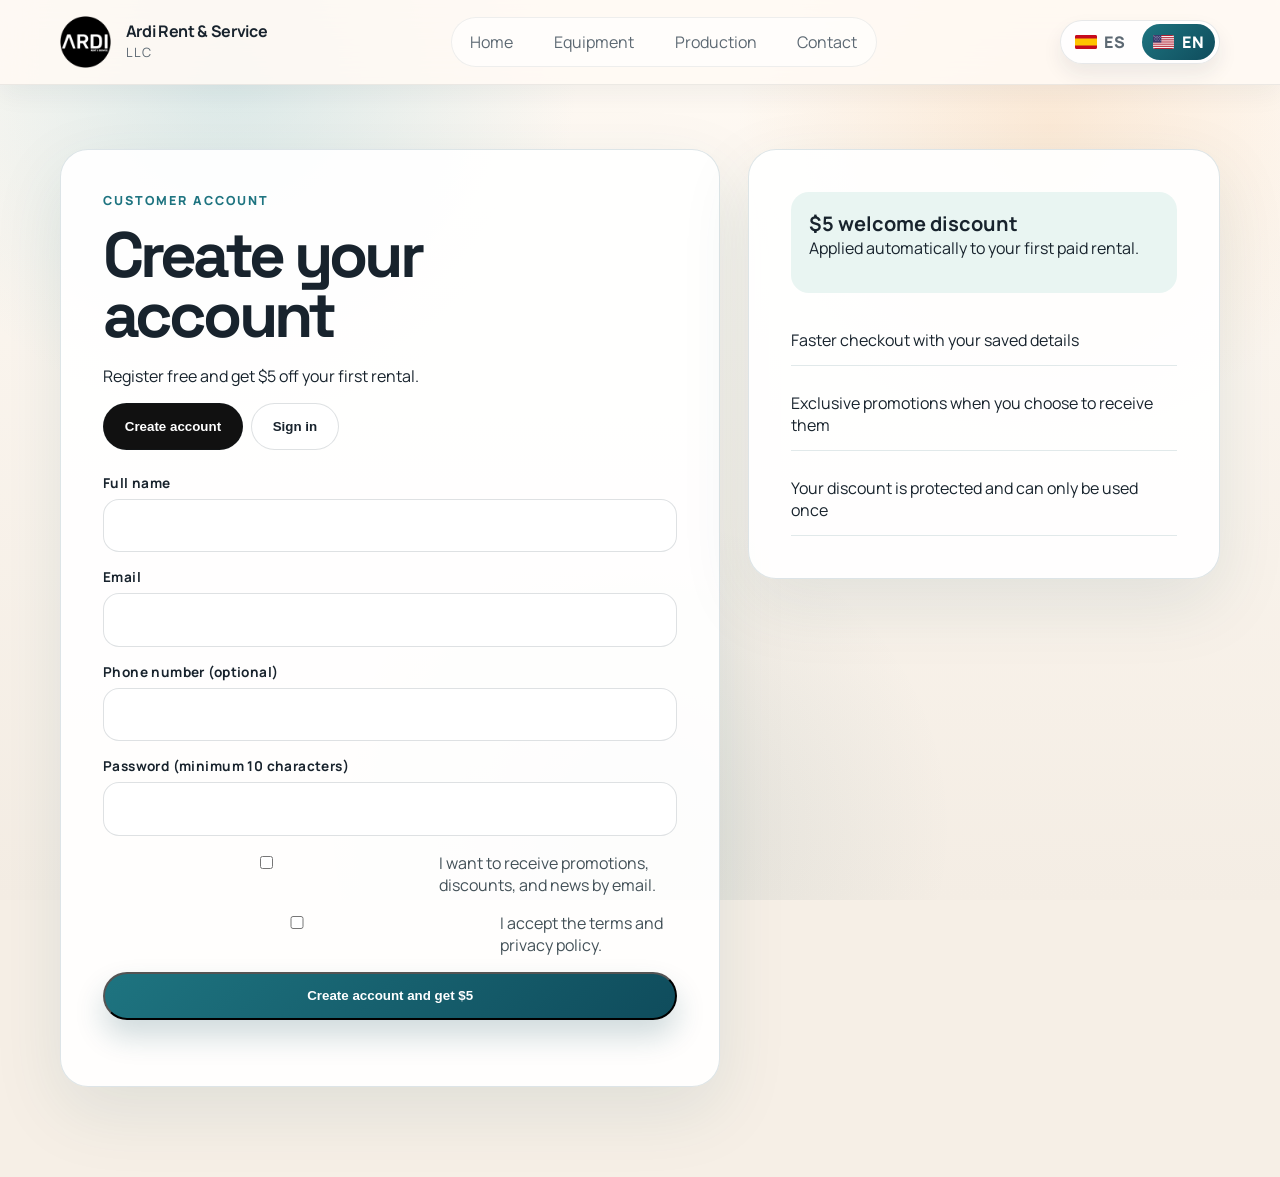
<file: account.html>
<!doctype html>
<html lang="en">
<head>
  <meta charset="UTF-8">
  <meta name="viewport" content="width=device-width,initial-scale=1">
  <meta name="robots" content="noindex,follow" />
  <meta name="description" content="Create or access your Ardi Rent & Service customer account.">
  <title>Account | Ardi Rent & Service</title>
  <link rel="canonical" href="https://www.ardirentservice.com/account.html" />
  <link rel="icon" href="assets/logos/logo-black-square.png">
  <link rel="preconnect" href="https://fonts.googleapis.com">
  <link rel="preconnect" href="https://fonts.gstatic.com" crossorigin>
  <link href="https://fonts.googleapis.com/css2?family=Manrope:wght@400;500;600;700;800&family=Space+Grotesk:wght@500;700&display=swap" rel="stylesheet">
  <link rel="stylesheet" href="assets/styles.css">
  <link rel="stylesheet" href="assets/friendly-theme.css">
  <link rel="stylesheet" href="assets/account.css">
</head>
<body>
  <header class="site-header">
    <div class="container nav">
      <a class="brand" href="index.html"><img class="brand-logo" src="assets/logos/logo-black-square-256.webp" alt="Ardi Rent & Service logo"><span class="brand-text"><strong>Ardi Rent & Service</strong><small>LLC</small></span></a>
      <nav class="nav-links" id="primary-nav" aria-label="Primary"><a href="index.html">Home</a><a href="equipment.html">Equipment</a><a href="production.html">Production</a><a href="contact.html">Contact</a></nav>
      <div class="header-actions">
        <button class="menu-toggle" type="button" aria-expanded="false" aria-controls="primary-nav"><span class="menu-toggle-bars"><span></span><span></span><span></span></span><span class="menu-toggle-label">Menu</span></button>
        <div class="language-switcher" aria-label="Language selector"><button class="lang-button" type="button" data-lang="es"><img src="assets/flags/es.svg" alt=""><span>ES</span></button><button class="lang-button" type="button" data-lang="en" aria-pressed="true"><img src="assets/flags/us.svg" alt=""><span>EN</span></button></div>
      </div>
    </div>
  </header>
  <main class="account-shell">
    <div class="container account-grid">
      <section class="account-card">
        <div data-account-guest-only>
          <p class="eyebrow" data-i18n-en="Customer account" data-i18n-es="Cuenta de cliente">Customer account</p>
          <h1 data-i18n-en="Create your account" data-i18n-es="Crea tu cuenta">Create your account</h1>
          <p data-i18n-en="Register free and get $5 off your first rental." data-i18n-es="Regístrate gratis y recibe $5 de descuento en tu primer alquiler.">Register free and get $5 off your first rental.</p>
          <div class="account-tabs"><button class="button button-secondary" type="button" data-account-tab="register" aria-selected="true" data-i18n-en="Create account" data-i18n-es="Crear cuenta">Create account</button><button class="button button-secondary" type="button" data-account-tab="login" aria-selected="false" data-i18n-en="Sign in" data-i18n-es="Iniciar sesión">Sign in</button></div>
          <form class="account-form" data-account-register data-account-panel="register">
            <label class="field"><span data-i18n-en="Full name" data-i18n-es="Nombre completo">Full name</span><input name="name" autocomplete="name" maxlength="120" required></label>
            <label class="field"><span data-i18n-en="Email" data-i18n-es="Correo electrónico">Email</span><input name="email" type="email" autocomplete="email" required></label>
            <label class="field"><span data-i18n-en="Phone number (optional)" data-i18n-es="Número de teléfono (opcional)">Phone number (optional)</span><input name="phone" type="tel" autocomplete="tel" maxlength="40"></label>
            <label class="field"><span data-i18n-en="Password (minimum 10 characters)" data-i18n-es="Contraseña (mínimo 10 caracteres)">Password (minimum 10 characters)</span><input name="password" type="password" autocomplete="new-password" minlength="10" required></label>
            <label class="account-check"><input name="marketing_opt_in" type="checkbox"><span data-i18n-en="I want to receive promotions, discounts, and news by email." data-i18n-es="Quiero recibir promociones, descuentos y novedades por email.">I want to receive promotions, discounts, and news by email.</span></label>
            <label class="account-check"><input name="accept_terms" type="checkbox" required><span data-i18n-en="I accept the terms and privacy policy." data-i18n-es="Acepto los términos y la política de privacidad.">I accept the terms and privacy policy.</span></label>
            <button class="button button-primary" type="submit" data-i18n-en="Create account and get $5" data-i18n-es="Crear cuenta y recibir $5">Create account and get $5</button>
          </form>
          <form class="account-form" data-account-login data-account-panel="login" hidden>
            <label class="field"><span data-i18n-en="Email" data-i18n-es="Correo electrónico">Email</span><input name="email" type="email" autocomplete="email" required></label>
            <label class="field"><span data-i18n-en="Password" data-i18n-es="Contraseña">Password</span><input name="password" type="password" autocomplete="current-password" required></label>
            <button class="button button-primary" type="submit" data-i18n-en="Sign in" data-i18n-es="Iniciar sesión">Sign in</button>
          </form>
        </div>
        <div data-account-auth-only hidden>
          <p class="eyebrow" data-i18n-en="Your account" data-i18n-es="Tu cuenta">Your account</p>
          <h1><span data-i18n-en="Hello," data-i18n-es="Hola,">Hello,</span> <span data-account-name></span></h1>
          <div class="account-benefit" data-account-benefit></div>
          <ul class="account-list"><li><strong>Email</strong><br><span data-account-email></span></li><li><strong data-i18n-en="Phone" data-i18n-es="Teléfono">Phone</strong><br><span data-account-phone></span></li></ul>
          <button class="button button-secondary" type="button" data-account-logout data-i18n-en="Sign out" data-i18n-es="Cerrar sesión">Sign out</button>
        </div>
        <p class="account-status" data-account-status aria-live="polite"></p>
      </section>
      <aside class="account-card">
        <div class="account-benefit"><strong data-i18n-en="$5 welcome discount" data-i18n-es="$5 de descuento de bienvenida">$5 welcome discount</strong><p data-i18n-en="Applied automatically to your first paid rental." data-i18n-es="Aplicado automáticamente a tu primer alquiler pagado.">Applied automatically to your first paid rental.</p></div>
        <ul class="account-list"><li data-i18n-en="Faster checkout with your saved details" data-i18n-es="Pago más rápido con tus datos guardados">Faster checkout with your saved details</li><li data-i18n-en="Exclusive promotions when you choose to receive them" data-i18n-es="Promociones exclusivas cuando eliges recibirlas">Exclusive promotions when you choose to receive them</li><li data-i18n-en="Your discount is protected and can only be used once" data-i18n-es="Tu descuento está protegido y solo puede usarse una vez">Your discount is protected and can only be used once</li></ul>
      </aside>
    </div>
  </main>
  <script src="assets/app.js?v=20260810-v26"></script>
  <script>
    (()=>{const apply=()=>{const es=document.documentElement.lang==="es";document.querySelectorAll("[data-i18n-en]").forEach(n=>n.textContent=n.getAttribute(es?"data-i18n-es":"data-i18n-en"));};document.querySelectorAll(".lang-button").forEach(b=>b.addEventListener("click",()=>setTimeout(apply,0)));apply();})();
  </script>
  <script src="assets/account.js"></script>
    <script src="assets/visitor-analytics-core.js?v=20260727-v21" defer></script>
    <script src="assets/visitor-analytics.js?v=20260827-v30" defer></script>
  </body>
</html>
</file>
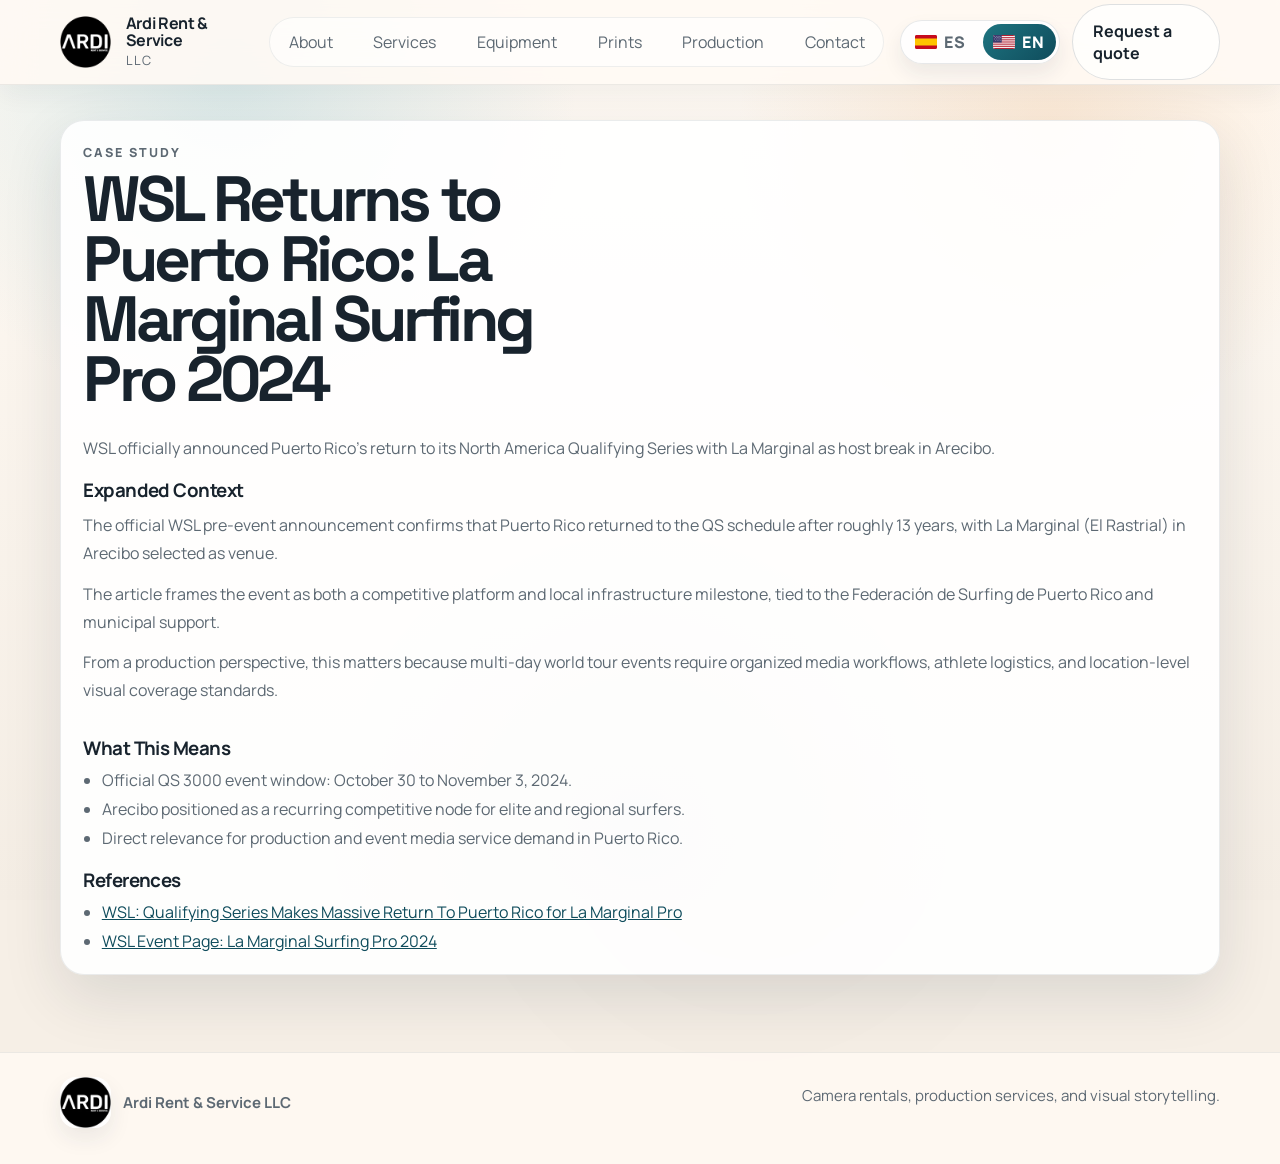
<file: case-study.html>
<!doctype html>
<html lang="en">
  <head>
    <meta charset="UTF-8" />
    <meta name="viewport" content="width=device-width, initial-scale=1.0" />
    <meta name="description" content="Explore documented Puerto Rico event, surf, photography, and audiovisual production experience connected to Ardi Rent & Service." />
    <meta name="robots" content="index,follow" />
    <meta name="theme-color" content="#0f4c5c" />
    <meta property="og:type" content="website" />
    <meta property="og:site_name" content="Ardi Rent & Service LLC" />
    <meta property="og:title" content="Puerto Rico Production Case Studies | Ardi Rent & Service" />
    <meta property="og:description" content="Explore documented Puerto Rico event, surf, photography, and audiovisual production experience connected to Ardi Rent & Service." />
    <meta property="og:url" content="https://www.ardirentservice.com/case-study.html" />
    <meta
      property="og:image"
      content="https://www.ardirentservice.com/assets/logos/logo-black-square.png"
    />
    <meta name="twitter:card" content="summary_large_image" />
    <meta name="twitter:title" content="Puerto Rico Production Case Studies | Ardi Rent & Service" />
    <meta name="twitter:description" content="Explore documented Puerto Rico event, surf, photography, and audiovisual production experience connected to Ardi Rent & Service." />
    <meta
      name="twitter:image"
      content="https://www.ardirentservice.com/assets/logos/logo-black-square.png"
    />
    <title>Puerto Rico Production Case Studies | Ardi Rent & Service</title>
    <link rel="canonical" href="https://www.ardirentservice.com/case-study.html" />
    <link rel="icon" href="assets/logos/logo-black-square.png" />
    <link rel="apple-touch-icon" href="assets/logos/logo-black-square.png" />
    <link rel="preconnect" href="https://fonts.googleapis.com" />
    <link rel="preconnect" href="https://fonts.gstatic.com" crossorigin />
    <link
      href="https://fonts.googleapis.com/css2?family=Manrope:wght@400;500;600;700;800&family=Space+Grotesk:wght@500;700&display=swap"
      rel="stylesheet"
    />
    <link rel="stylesheet" href="assets/styles.css?v=20260506-restore-state" />
    <link rel="stylesheet" href="assets/friendly-theme.css?v=20260708-vision-fix" />
</head>
  <body>
    <div class="ambient ambient-left"></div>
    <div class="ambient ambient-right"></div>
    <div class="ambient ambient-center"></div>

    <header class="site-header">
      <div class="container nav">
        <a class="brand" href="index.html">
          <img
            class="brand-logo"
            src="assets/logos/logo-black-square-256.webp"
            alt="Ardi Rent & Service logo"
            width="512"
            height="512"
            fetchpriority="high"
          />
          <span class="brand-text">
            <strong>Ardi Rent & Service</strong>
            <small>LLC</small>
          </span>
        </a>

        <nav class="nav-links" id="primary-nav" aria-label="Primary">
          <a data-nav-link="about" href="about.html">About</a>
          <a data-nav-link="services" href="services.html">Services</a>
          <a data-nav-link="equipment" href="equipment.html">Equipment</a>
          <a href="prints.html">Prints</a>
          <a data-nav-link="production" href="production.html">Production</a>
          <a data-nav-link="contact" href="contact.html">Contact</a>
          <a href="production.html#project-brief" class="nav-mobile-cta">Request a quote</a>
        </nav>

        <div class="header-actions">
          <button
            class="menu-toggle"
            type="button"
            aria-expanded="false"
            aria-controls="primary-nav"
            aria-label="Open menu"
          >
            <span class="menu-toggle-bars" aria-hidden="true">
              <span></span>
              <span></span>
              <span></span>
            </span>
            <span class="menu-toggle-label">Menu</span>
          </button>
          <div class="language-switcher" aria-label="Language selector">
            <button class="lang-button" type="button" data-lang="es" aria-pressed="false">
              <img src="assets/flags/es.svg" alt="" aria-hidden="true" />
              <span>ES</span>
            </button>
            <button class="lang-button" type="button" data-lang="en" aria-pressed="true">
              <img src="assets/flags/us.svg" alt="" aria-hidden="true" />
              <span>EN</span>
            </button>
          </div>

          <a class="button button-ghost nav-cta" href="production.html#project-brief">Request a quote</a>
        </div>
      </div>
    </header>

    <main id="top">
      <section class="section story-wrap" id="story-page">
        <div class="container">
          <article class="story-article">
            <div class="story-meta">
              <p class="eyebrow" id="story-eyebrow">Case Study</p>
              <h1 id="story-title">WSL Returns to Puerto Rico: La Marginal Surfing Pro 2024</h1>
              <p id="story-summary">
                WSL officially announced Puerto Rico's return to its North America Qualifying
                Series with La Marginal as host break in Arecibo.
              </p>
            </div>

            <section class="story-section">
              <h3 id="story-context-title">Expanded Context</h3>
              <div id="story-context">
                <p>
                  The official WSL pre-event announcement confirms that Puerto Rico returned to the
                  QS schedule after roughly 13 years, with La Marginal (El Rastrial) in Arecibo
                  selected as venue.
                </p>
                <p>
                  The article frames the event as both a competitive platform and local
                  infrastructure milestone, tied to the Federación de Surfing de Puerto Rico and
                  municipal support.
                </p>
                <p>
                  From a production perspective, this matters because multi-day world tour events
                  require organized media workflows, athlete logistics, and location-level visual
                  coverage standards.
                </p>
              </div>
            </section>

            <section class="story-section">
              <h3 id="story-highlights-title">What This Means</h3>
              <ul class="story-list" id="story-highlights">
                <li>Official QS 3000 event window: October 30 to November 3, 2024.</li>
                <li>Arecibo positioned as a recurring competitive node for elite and regional surfers.</li>
                <li>Direct relevance for production and event media service demand in Puerto Rico.</li>
              </ul>
            </section>

            <section class="story-section">
              <h3 id="story-sources-title">References</h3>
              <ul class="story-sources" id="story-sources">
                <li>
                  <a
                    href="https://www.worldsurfleague.com/posts/534925/qualifying-series-makes-massive-return-to-puerto-rico-for-la-marginal-pro"
                    target="_blank"
                    rel="noopener noreferrer"
                  >
                    WSL: Qualifying Series Makes Massive Return To Puerto Rico for La Marginal Pro
                  </a>
                </li>
                <li>
                  <a
                    href="https://www.worldsurfleague.com/events/2024/qs/316/la-marginal-surfing-pro/main"
                    target="_blank"
                    rel="noopener noreferrer"
                  >
                    WSL Event Page: La Marginal Surfing Pro 2024
                  </a>
                </li>
              </ul>
            </section>
          </article>
        </div>
      </section>
    </main>

    <footer class="site-footer">
      <div class="container footer-inner">
        <p class="footer-brand">
          <img
            class="brand-logo"
            src="assets/logos/logo-black-square-256.webp"
            alt="Ardi Rent & Service logo"
            width="512"
            height="512"
            loading="lazy"
            decoding="async"
          />
          <span>Ardi Rent & Service LLC</span>
        </p>
        <p>Camera rentals, production services, and visual storytelling.</p>
      </div>
    </footer>

    <script>
      const storyContent = {
        "wsl-return-2024": {
          en: {
            eyebrow: "Case Study",
            title: "WSL Returns to Puerto Rico: La Marginal Surfing Pro 2024",
            summary:
              "WSL officially announced Puerto Rico's return to its North America Qualifying Series with La Marginal as host break in Arecibo.",
            contextTitle: "Expanded Context",
            context: [
              "The official WSL pre-event announcement confirms that Puerto Rico returned to the QS schedule after roughly 13 years, with La Marginal (El Rastrial) in Arecibo selected as venue.",
              "The article frames the event as both a competitive platform and local infrastructure milestone, tied to the Federación de Surfing de Puerto Rico and municipal support.",
              "From a production perspective, this matters because multi-day world tour events require organized media workflows, athlete logistics, and location-level visual coverage standards.",
            ],
            highlightsTitle: "What This Means",
            highlights: [
              "Official QS 3000 event window: October 30 to November 3, 2024.",
              "Arecibo positioned as a recurring competitive node for elite and regional surfers.",
              "Direct relevance for production and event media service demand in Puerto Rico.",
            ],
            sourcesTitle: "References",
          },
          es: {
            eyebrow: "Caso Documentado",
            title: "Regreso de la WSL a Puerto Rico: La Marginal Surfing Pro 2024",
            summary:
              "La WSL anunció oficialmente el regreso de Puerto Rico a su calendario Qualifying Series de Norteamérica, con La Marginal como sede en Arecibo.",
            contextTitle: "Contexto Ampliado",
            context: [
              "La nota oficial previa al evento confirma que Puerto Rico volvió al calendario QS tras aproximadamente 13 años, con La Marginal (El Rastrial) como rompiente sede.",
              "El artículo presenta el evento como plataforma competitiva y como paso de infraestructura local, vinculado a la Federación de Surfing de Puerto Rico y apoyo municipal.",
              "A nivel de producción, esto importa porque eventos de circuito mundial por varios días exigen flujos organizados de medios, logística de atletas y cobertura visual de alto estándar.",
            ],
            highlightsTitle: "Qué Implica",
            highlights: [
              "Ventana oficial QS 3000: 30 de octubre al 3 de noviembre de 2024.",
              "Arecibo se posiciona como nodo recurrente de competencia internacional y regional.",
              "Relevancia directa para demanda de servicios de producción y cobertura en Puerto Rico.",
            ],
            sourcesTitle: "Referencias",
          },
          sources: [
            {
              label: "WSL: Qualifying Series Makes Massive Return To Puerto Rico for La Marginal Pro",
              url: "https://www.worldsurfleague.com/posts/534925/qualifying-series-makes-massive-return-to-puerto-rico-for-la-marginal-pro",
            },
            {
              label: "WSL Event Page: La Marginal Surfing Pro 2024",
              url: "https://www.worldsurfleague.com/events/2024/qs/316/la-marginal-surfing-pro/main",
            },
          ],
        },
        "wsl-finals-2024": {
          en: {
            eyebrow: "Case Study",
            title: "La Marginal 2024 Finals: Results and Day-by-Day Coverage",
            summary:
              "Finals and daily updates document the complete event lifecycle, from first call to confirmed winners in Arecibo.",
            contextTitle: "Expanded Context",
            context: [
              "WSL published progressive coverage: opening-day call, finals-day setup, and post-event winner report.",
              "The official event page confirms winners and links to highlights, making it a strong reference base for portfolio storytelling.",
              "This structure is useful for presenting Ardi's event production contribution as an end-to-end process, not a single-day shoot.",
            ],
            highlightsTitle: "Operational Markers",
            highlights: [
              "Inaugural event format with daily calls and live broadcasts.",
              "Confirmed winners: Leilani McGonagle and Dimitri Poulos.",
              "Multi-day coverage model suitable for event media case studies.",
            ],
            sourcesTitle: "References",
          },
          es: {
            eyebrow: "Caso Documentado",
            title: "Finales La Marginal 2024: resultados y cobertura por días",
            summary:
              "Las notas oficiales de la WSL documentan el ciclo completo del evento, desde el primer llamado hasta la confirmación de ganadores en Arecibo.",
            contextTitle: "Contexto Ampliado",
            context: [
              "La WSL publicó cobertura progresiva: llamado inicial, escenario de finales y reporte final con resultados.",
              "La página oficial del evento confirma ganadores y enlaza highlights, lo que sirve como base sólida para storytelling de portafolio.",
              "Este formato permite presentar la contribución de producción de Ardi como proceso completo y no como cobertura de un solo día.",
            ],
            highlightsTitle: "Marcadores Operacionales",
            highlights: [
              "Formato inaugural con llamados diarios y transmisión en vivo.",
              "Ganadores confirmados: Leilani McGonagle y Dimitri Poulos.",
              "Modelo de cobertura multi-día útil para casos de producción deportiva.",
            ],
            sourcesTitle: "Referencias",
          },
          sources: [
            {
              label: "WSL: Historic Opening Day Awaits First Call at La Marginal Surfing Pro",
              url: "https://www.worldsurfleague.com/posts/536151/historic-opening-day-awaits-first-call-at-la-marginal-surfing-pro",
            },
            {
              label: "WSL: Finals Day Showdown Set at La Marginal Surfing Pro",
              url: "https://www.worldsurfleague.com/posts/536186/la-marginal-surfing-pro-coverage",
            },
            {
              label: "WSL: Leilani McGonagle and Dimitri Poulos Win Inaugural La Marginal Surfing Pro",
              url: "https://www.worldsurfleague.com/posts/536479/leilani-mcgonagle-and-dimitri-poulos-win-inaugural-la-marginal-surfing-pro",
            },
          ],
        },
        "isa-arecibo-2024": {
          en: {
            eyebrow: "Case Study",
            title: "ISA World Surfing Games 2024 in Arecibo",
            summary:
              "ISA documentation confirms La Marginal as host site and records the competitive outcomes for the 2024 Olympic-qualification cycle.",
            contextTitle: "Expanded Context",
            context: [
              "The ISA participant information page details event logistics in La Marginal across multiple competition days.",
              "ISA's official recap emphasizes Puerto Rico's role in the Paris 2024 qualification pathway.",
              "For Ardi's positioning, this provides a verified reference point for operating in high-pressure, Olympic-pathway event environments.",
            ],
            highlightsTitle: "Why It Matters",
            highlights: [
              "Venue confirmation: La Marginal, Arecibo.",
              "Olympic qualification relevance explicitly stated by ISA.",
              "Global-team attendance and full competitive program timeline.",
            ],
            sourcesTitle: "References",
          },
          es: {
            eyebrow: "Caso Documentado",
            title: "ISA World Surfing Games 2024 en Arecibo",
            summary:
              "La documentación oficial de ISA confirma a La Marginal como sede y registra los resultados competitivos del ciclo clasificatorio hacia París 2024.",
            contextTitle: "Contexto Ampliado",
            context: [
              "La página informativa de participantes de ISA detalla logística y agenda del evento en La Marginal durante varios días de competencia.",
              "El resumen oficial de ISA subraya el rol de Puerto Rico dentro de la ruta de clasificación olímpica 2024.",
              "Para el posicionamiento profesional de Ardi, esto valida experiencia en entornos de evento exigentes y de estándar internacional.",
            ],
            highlightsTitle: "Por Qué Importa",
            highlights: [
              "Confirmación de sede: La Marginal, Arecibo.",
              "Relevancia olímpica explícita en comunicaciones ISA.",
              "Participación global de delegaciones y agenda competitiva completa.",
            ],
            sourcesTitle: "Referencias",
          },
          sources: [
            {
              label: "ISA: Info for Event Participants 2024 WSG",
              url: "https://isasurf.org/info-for-event-participants-2024-wsg/",
            },
            {
              label: "ISA: Medina Takes Brazil to Team World Championship (2024 WSG recap)",
              url: "https://isasurf.org/medina-takes-brazil-to-team-world-championship-fitzgibbons-wins-unprecedented-fourth-gold-medal-at-2024-isa-world-surfing-games/",
            },
          ],
        },
        "arecibo-2025-double-window": {
          en: {
            eyebrow: "Case Study",
            title: "Arecibo 2025: ALAS + WSL Two-Window Tournament Model",
            summary:
              "Public listings and media notes describe a two-weekend format: ALAS first, then WSL, under the La Marginal Surfing Pro umbrella.",
            contextTitle: "Expanded Context",
            context: [
              "Tourism and municipal publications present La Marginal Surfing Pro 2025 as a large-format international event.",
              "Reports mention more than 300 athletes from over 20 countries and a split schedule between ALAS and WSL windows.",
              "This supports a scalable event-production narrative where logistics, media, and sponsor execution repeat across two consecutive windows.",
            ],
            highlightsTitle: "Program Structure",
            highlights: [
              "ALAS window: late October 2025.",
              "WSL window: late October to early November 2025.",
              "Positioning of Arecibo as a recurring international surf hub.",
            ],
            sourcesTitle: "References",
          },
          es: {
            eyebrow: "Caso Documentado",
            title: "Arecibo 2025: modelo de torneo en doble ventana ALAS + WSL",
            summary:
              "Publicaciones de turismo, municipio y prensa describen un formato de dos fines de semana: primero ALAS y luego WSL, bajo el marco de La Marginal Surfing Pro.",
            contextTitle: "Contexto Ampliado",
            context: [
              "Los listados públicos describen La Marginal Surfing Pro 2025 como un evento internacional de gran formato en Arecibo.",
              "Los reportes mencionan más de 300 atletas de más de 20 países y un calendario dividido entre torneos ALAS y WSL.",
              "Esto respalda una narrativa de producción escalable, donde logística, medios y patrocinio se ejecutan en dos ventanas consecutivas.",
            ],
            highlightsTitle: "Estructura del Programa",
            highlights: [
              "Ventana ALAS: finales de octubre de 2025.",
              "Ventana WSL: finales de octubre a inicios de noviembre de 2025.",
              "Arecibo proyectado como sede internacional recurrente de surf.",
            ],
            sourcesTitle: "Referencias",
          },
          sources: [
            {
              label: "Discover Puerto Rico: La Marginal Surfing Pro",
              url: "https://www.discoverpuertorico.com/event/la-marginal-surfing-pro/2302",
            },
            {
              label: "Arecibo.pr: 5to Marginal Surfing Pro 2025",
              url: "https://www.arecibo.pr/eventos/%F0%9F%8F%84%E2%99%82%C2%A6-5to-marginal-surfing-pro-2025-arecibo-es-la-capital-del-surf-%F0%9F%8C%8A-2/",
            },
            {
              label: "Metro PR: Arecibo será sede de La Marginal Surfing Pro 2025",
              url: "https://www.metro.pr/deportes/2025/10/21/arecibo-albergara-competencia-internacional-de-surf-con-mas-de-300-atletas-de-22-paises/",
            },
            {
              label: "ALAS Global Tour PDF: La Marginal Surfing Pro 2025",
              url: "https://alaslatintour.com/EventosSeries/8155.pdf",
            },
          ],
        },
        "isa-dk-2011": {
          en: {
            eyebrow: "Case Study",
            title: "ISA Dropknee World Title (2011)",
            summary:
              "Multiple sources list Ardiel Jimenez as Dropknee world champion in the 2011 ISA World Bodyboard Championship cycle.",
            contextTitle: "Expanded Context",
            context: [
              "The ISA rulebook winner tables include Ardiel Jiménez (Spain) as Dropknee champion for the 2011 cycle.",
              "Contemporary media coverage also reports the same winner outcome, reinforcing the competitive credential.",
              "This title is a key trust marker for ocean-based production services, especially in high-risk water environments.",
            ],
            highlightsTitle: "Credential Impact",
            highlights: [
              "International ISA world-title validation.",
              "Cross-source consistency across federation and media records.",
              "Strong credibility anchor for surf and marine production projects.",
            ],
            sourcesTitle: "References",
          },
          es: {
            eyebrow: "Caso Documentado",
            title: "Título Mundial ISA Dropknee (2011)",
            summary:
              "Múltiples fuentes registran a Ardiel Jiménez como campeón mundial Dropknee en el ciclo 2011 del ISA World Bodyboard Championship.",
            contextTitle: "Contexto Ampliado",
            context: [
              "La tabla histórica del rulebook de ISA incluye a Ardiel Jiménez (España) como campeón Dropknee del ciclo 2011.",
              "Coberturas de la época también reportan el mismo resultado, reforzando la credencial competitiva.",
              "Este título es un marcador fuerte de confianza para servicios de producción en mar y deportes de alto riesgo.",
            ],
            highlightsTitle: "Impacto de la Credencial",
            highlights: [
              "Validación internacional de título mundial ISA.",
              "Consistencia entre registro federativo y medios deportivos.",
              "Base sólida de credibilidad para proyectos de surf y producción acuática.",
            ],
            sourcesTitle: "Referencias",
          },
          sources: [
            {
              label: "ISA Rulebook (winner tables include Dropknee: Ardiel Jiménez)",
              url: "https://isasurf.org/wp-content/uploads/2022/04/ISA-RULEBOOK-April-2022-clean.pdf",
            },
            {
              label: "RPP (2011): report listing Ardiel Jiménez as Dropknee champion",
              url: "https://rpp.pe/multideportes/mas-deportes/cesar-bauer-fue-el-mejor-peruano-en-el-mundial-de-bodyboard-noticia-428833",
            },
            {
              label: "Ardiel Jimenez Blog (2011 archive)",
              url: "https://ardieljimenez.blogspot.com/2011/",
            },
          ],
        },
        "ardiel-turbo": {
          en: {
            eyebrow: "Case Study",
            title: "Ardiel Jimenez Joins TURBO Bodyboards",
            summary:
              "A period bodyboarding outlet documented Ardiel's team integration shortly after the 2011 ISA Dropknee title.",
            contextTitle: "Expanded Context",
            context: [
              "WeBodyboard's publication explicitly labels Ardiel as the 2011 ISA Drop Knee world champion and announces his move to TURBO Bodyboards.",
              "This kind of external acknowledgment adds third-party narrative depth beyond federation result tables.",
              "For portfolio use, it helps connect competitive credentials to broader market recognition inside surf/bodyboard media.",
            ],
            highlightsTitle: "Positioning Value",
            highlights: [
              "Independent media confirmation of competitive profile.",
              "Athlete-brand linkage useful for storytelling and social proof.",
              "Historical support point for authority in ocean-action production.",
            ],
            sourcesTitle: "References",
          },
          es: {
            eyebrow: "Caso Documentado",
            title: "Ardiel Jimenez se integra a TURBO Bodyboards",
            summary:
              "Un medio especializado de bodyboard documentó su integración al equipo TURBO luego del título ISA Dropknee 2011.",
            contextTitle: "Contexto Ampliado",
            context: [
              "La nota de WeBodyboard identifica a Ardiel como campeón mundial ISA Drop Knee 2011 y anuncia su integración al equipo TURBO.",
              "Este tipo de mención externa añade contexto narrativo de terceros, más allá de tablas de resultados oficiales.",
              "Para portafolio, ayuda a conectar credenciales competitivas con reconocimiento dentro de medios de surf/bodyboard.",
            ],
            highlightsTitle: "Valor de Posicionamiento",
            highlights: [
              "Confirmación por medio independiente del perfil competitivo.",
              "Vínculo atleta-marca útil para storytelling y prueba social.",
              "Soporte histórico para autoridad en producción de acción en mar.",
            ],
            sourcesTitle: "Referencias",
          },
          sources: [
            {
              label: "WeBodyboard: Ardiel Jimenez joins TURBO",
              url: "https://www.webodyboard.com/mix-bag/ardiel-jimenez-joins-turbo/",
            },
            {
              label: "ISA Rulebook historical winner table",
              url: "https://isasurf.org/wp-content/uploads/2022/04/ISA-RULEBOOK-April-2022-clean.pdf",
            },
          ],
        },
        "press-coverage-pr": {
          en: {
            eyebrow: "Case Study",
            title: "Puerto Rico TV and Press Coverage Around La Marginal",
            summary:
              "Local TV and newspapers documented the event's return and projected tourism/sport impact for Arecibo.",
            contextTitle: "Expanded Context",
            context: [
              "TeleOnce coverage announced the return of the event after years without this competition format in Arecibo.",
              "Metro Puerto Rico and Primera Hora highlighted scale indicators such as athlete count, countries represented, and schedule windows.",
              "This media layer supports a business case for continuous event production services tied to municipal and tourism narratives.",
            ],
            highlightsTitle: "Media Signals",
            highlights: [
              "TV mention of event return timeline in Arecibo.",
              "Press reports on international participation and two-weekend calendar.",
              "Strengthened visibility for associated production vendors and creatives.",
            ],
            sourcesTitle: "References",
          },
          es: {
            eyebrow: "Caso Documentado",
            title: "Cobertura en TV y prensa de Puerto Rico sobre La Marginal",
            summary:
              "Medios locales de TV y prensa documentaron el regreso del evento y su impacto deportivo/turístico para Arecibo.",
            contextTitle: "Contexto Ampliado",
            context: [
              "La cobertura de TeleOnce reportó el regreso del evento a Arecibo tras varios años sin este formato competitivo.",
              "Metro Puerto Rico y Primera Hora destacaron indicadores de escala como número de atletas, países y ventanas de torneo.",
              "Esta capa mediática fortalece el caso comercial para servicios continuos de producción vinculados a agenda municipal y turística.",
            ],
            highlightsTitle: "Señales de Medios",
            highlights: [
              "Mención en TV sobre el retorno del evento en Arecibo.",
              "Notas de prensa con participación internacional y calendario de dos fines de semana.",
              "Mayor visibilidad para proveedores creativos y de producción asociados.",
            ],
            sourcesTitle: "Referencias",
          },
          sources: [
            {
              label: "TeleOnce: Regresa el mundial de surfing a La Marginal de Arecibo",
              url: "https://teleonce.com/programas/enlamanana/regresa-el-mundial-de-surfing-a-la-marginal-de-arecibo/",
            },
            {
              label: "Metro PR: Arecibo albergará competencia internacional de surf",
              url: "https://www.metro.pr/deportes/2025/10/21/arecibo-albergara-competencia-internacional-de-surf-con-mas-de-300-atletas-de-22-paises/",
            },
            {
              label: "Primera Hora: La Marginal Surfing Pro 2025",
              url: "https://www.primerahora.com/deportes/otros/notas/las-olas-de-arecibo-volveran-a-ser-escenario-de-un-evento-internacional-con-la-marginal-surfing-pro-2025/",
            },
          ],
        },
        "mundorad-context": {
          en: {
            eyebrow: "Case Study",
            title: "MundoRad in Puerto Rico's Surf Editorial Ecosystem",
            summary:
              "Public web traces show MundoRad as a recognized surf publication/brand reference in Puerto Rico's event-media ecosystem.",
            contextTitle: "Expanded Context",
            context: [
              "Archived creative/advertising work documents Mundo Rad Surf Magazine as a publication channel in Puerto Rico surf culture.",
              "More recent event communication also references MundoRad among sponsor/support brands in surf circuits, indicating ongoing brand recognition.",
              "This section is presented as media-context evidence for ecosystem mapping; it is not framed as a direct event organizer role.",
            ],
            highlightsTitle: "Use in Portfolio Context",
            highlights: [
              "Supports the editorial and media-network dimension of Ardi's positioning.",
              "Shows continuity between legacy surf publishing and current event sponsorship ecosystems.",
              "Useful as context card when presenting achievements linked to media visibility.",
            ],
            sourcesTitle: "References",
          },
          es: {
            eyebrow: "Caso Documentado",
            title: "MundoRad dentro del ecosistema editorial de surf en Puerto Rico",
            summary:
              "Rastros públicos en web muestran a MundoRad como referencia editorial/comercial dentro del ecosistema mediático de surf en Puerto Rico.",
            contextTitle: "Contexto Ampliado",
            context: [
              "Trabajos creativos archivados documentan a Mundo Rad Surf Magazine como canal editorial dentro de la cultura surf local.",
              "Comunicados más recientes de eventos también mencionan a MundoRad entre marcas de apoyo/patrocinio en circuitos de surf, señalando vigencia de marca.",
              "Esta sección se presenta como evidencia de contexto mediático; no como rol directo de organización del evento.",
            ],
            highlightsTitle: "Uso en Contexto de Portafolio",
            highlights: [
              "Refuerza la dimensión editorial y de red de medios en el posicionamiento de Ardi.",
              "Muestra continuidad entre publicación histórica de surf y patrocinios en eventos actuales.",
              "Funciona como tarjeta de contexto para logros vinculados a visibilidad mediática.",
            ],
            sourcesTitle: "Referencias",
          },
          sources: [
            {
              label: "DannyCruz.com: Mundo Rad Magazine Ad for Velauno",
              url: "https://dannycruz.com/2010/06/09/mundo-rad-magazine-ad-velauno/",
            },
            {
              label: "Sol Borincano: Corona Pro Surf Circuit comunicado (mentions MundoRad)",
              url: "https://www.solborincano.com/comunicados/2025/10/20/de-latinoamrica-los-ganadores-del-corona-pro-surf-circuit-39",
            },
          ],
        },
      };

      const fallbackSlug = "wsl-return-2024";
      const getLang = () => {
        const saved = localStorage.getItem("ardi-language");
        if (saved === "es" || saved === "en") return saved;
        return (navigator.language || "").toLowerCase().startsWith("es") ? "es" : "en";
      };

      const setStory = () => {
        const lang = document.documentElement.lang === "es" ? "es" : getLang();
        const params = new URLSearchParams(window.location.search);
        const slug = params.get("slug") || fallbackSlug;
        const entry = storyContent[slug] || storyContent[fallbackSlug];
        const copy = entry[lang] || entry.en;

        const eyebrow = document.getElementById("story-eyebrow");
        const title = document.getElementById("story-title");
        const summary = document.getElementById("story-summary");
        const contextTitle = document.getElementById("story-context-title");
        const context = document.getElementById("story-context");
        const highlightsTitle = document.getElementById("story-highlights-title");
        const highlights = document.getElementById("story-highlights");
        const sourcesTitle = document.getElementById("story-sources-title");
        const sources = document.getElementById("story-sources");

        eyebrow.textContent = copy.eyebrow;
        title.textContent = copy.title;
        summary.textContent = copy.summary;
        contextTitle.textContent = copy.contextTitle;
        context.innerHTML = "";
        copy.context.forEach((paragraph) => {
          const p = document.createElement("p");
          p.textContent = paragraph;
          context.appendChild(p);
        });

        highlightsTitle.textContent = copy.highlightsTitle;
        highlights.innerHTML = "";
        copy.highlights.forEach((line) => {
          const li = document.createElement("li");
          li.textContent = line;
          highlights.appendChild(li);
        });

        sourcesTitle.textContent = copy.sourcesTitle;
        sources.innerHTML = "";
        entry.sources.forEach((source) => {
          const li = document.createElement("li");
          const a = document.createElement("a");
          a.href = source.url;
          a.target = "_blank";
          a.rel = "noopener noreferrer";
          a.textContent = source.label;
          li.appendChild(a);
          sources.appendChild(li);
        });
      };

      document.addEventListener("DOMContentLoaded", () => {
        setStory();
        document.querySelectorAll(".lang-button").forEach((button) => {
          button.addEventListener("click", () => {
            window.setTimeout(setStory, 0);
          });
        });
      });
    </script>
    <script src="assets/app.js?v=20260810-v26" defer></script>
      <script src="assets/visitor-analytics-core.js?v=20260727-v21" defer></script>
    <script src="assets/visitor-analytics.js?v=20260827-v30" defer></script>
  </body>
</html>
</file>
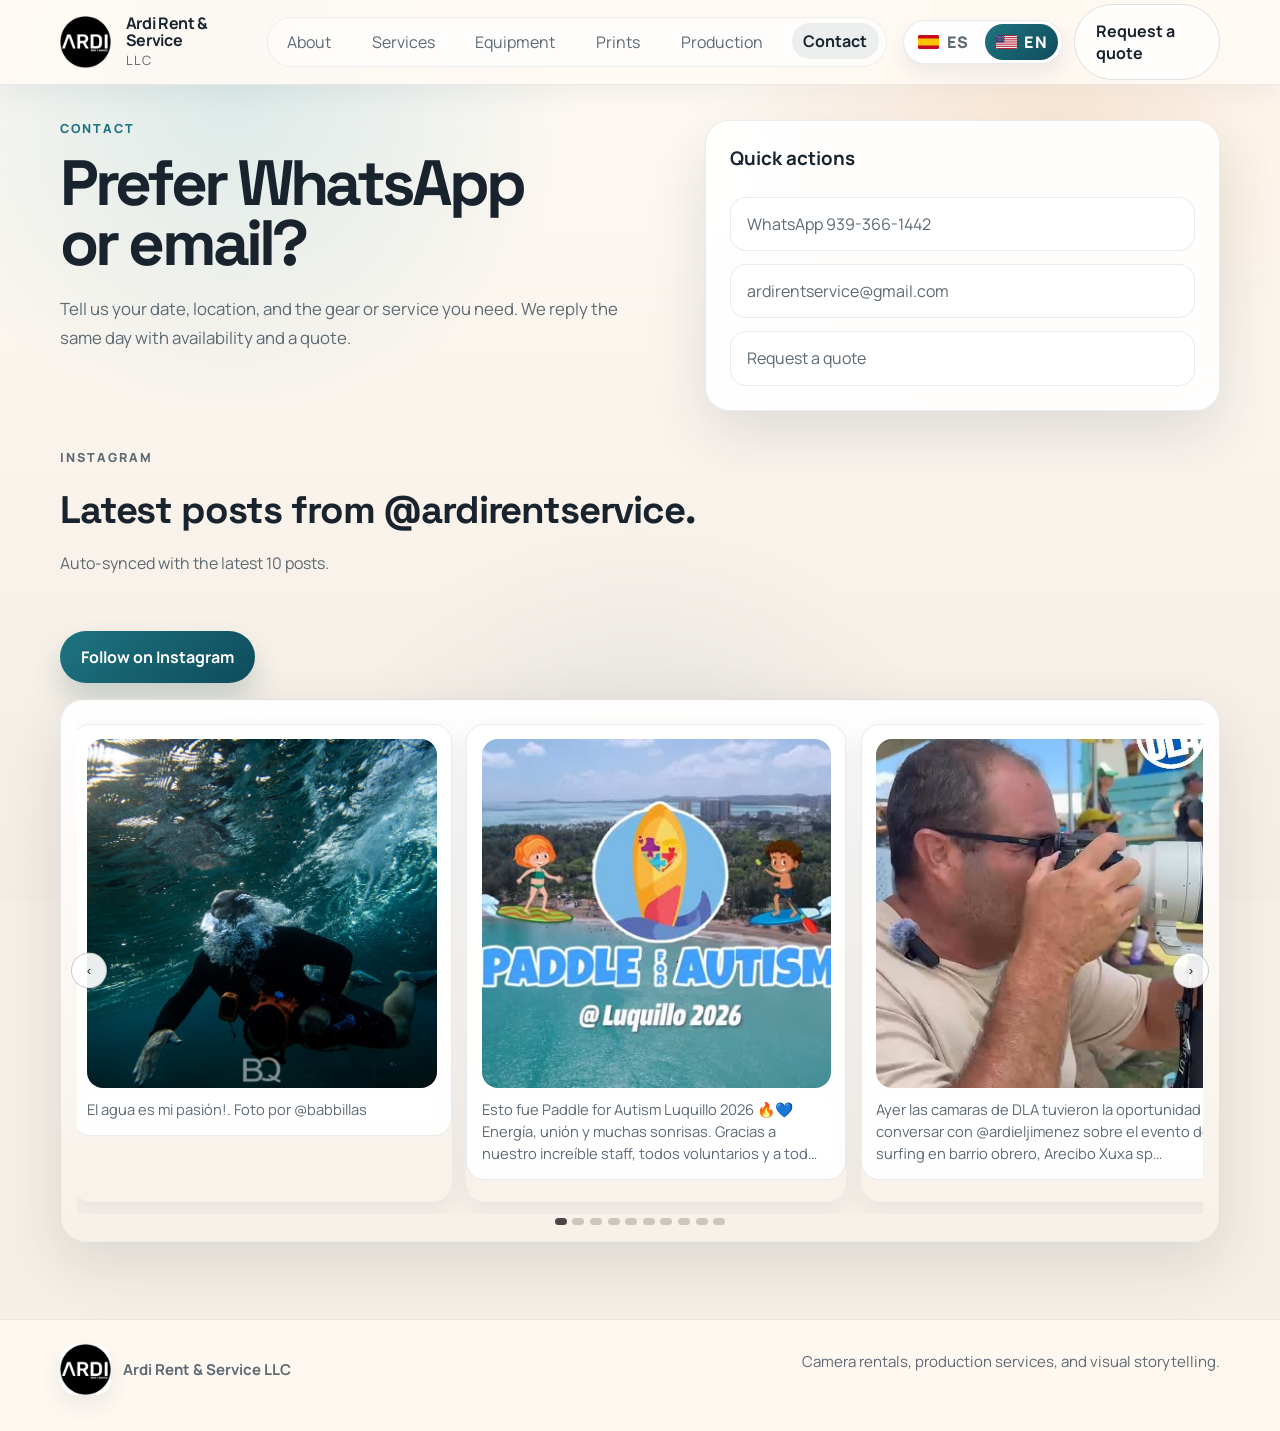
<file: contact.html>
<!doctype html>
<html lang="en">
  <head>
    <meta charset="UTF-8" />
    <meta name="viewport" content="width=device-width, initial-scale=1.0" />
    <meta name="description" content="Request camera availability or a production quote from Ardi Rent & Service. Same-day response by WhatsApp or email across Puerto Rico." />
    <meta name="robots" content="index,follow" />
    <meta name="theme-color" content="#0f4c5c" />
    <meta property="og:type" content="website" />
    <meta property="og:site_name" content="Ardi Rent & Service LLC" />
    <meta property="og:title" content="Get a Camera Rental Quote in Puerto Rico | Ardi" />
    <meta property="og:description" content="Request camera availability or a production quote from Ardi Rent & Service. Same-day response by WhatsApp or email across Puerto Rico." />
    <meta property="og:url" content="https://www.ardirentservice.com/contact.html" />
    <meta
      property="og:image"
      content="https://www.ardirentservice.com/assets/logos/logo-black-square.png"
    />
    <meta name="twitter:card" content="summary_large_image" />
    <meta name="twitter:title" content="Get a Camera Rental Quote in Puerto Rico | Ardi" />
    <meta name="twitter:description" content="Request camera availability or a production quote from Ardi Rent & Service. Same-day response by WhatsApp or email across Puerto Rico." />
    <meta
      name="twitter:image"
      content="https://www.ardirentservice.com/assets/logos/logo-black-square.png"
    />
    <title>Get a Camera Rental Quote in Puerto Rico | Ardi</title>
    <link rel="canonical" href="https://www.ardirentservice.com/contact.html" />
    <link rel="icon" href="assets/logos/logo-black-square.png" />
    <link rel="apple-touch-icon" href="assets/logos/logo-black-square.png" />
    <link rel="preconnect" href="https://fonts.googleapis.com" />
    <link rel="preconnect" href="https://fonts.gstatic.com" crossorigin />
    <link
      href="https://fonts.googleapis.com/css2?family=Manrope:wght@400;500;600;700;800&family=Space+Grotesk:wght@500;700&display=swap"
      rel="stylesheet"
    />
    <link rel="stylesheet" href="assets/styles.css?v=20260506-restore-state" />
    <link rel="stylesheet" href="assets/friendly-theme.css?v=20260708-vision-fix" />
    <script type="application/ld+json">
      {
        "@context": "https://schema.org",
        "@type": "LocalBusiness",
        "name": "Ardi Rent & Service LLC",
        "url": "https://www.ardirentservice.com/contact.html",
        "image": "https://www.ardirentservice.com/assets/logos/logo-black-square.png",
        "email": "ardirentservice@gmail.com",
        "telephone": "+1-939-366-1442",
        "sameAs": [
          "https://wa.me/19393661442",
          "https://www.instagram.com/ardirentservice/"
        ],
        "description": "Camera rentals, photography, video production, live streaming, podcast support, and creative production services.",
        "areaServed": {
          "@type": "AdministrativeArea",
          "name": "Puerto Rico"
        }
      }
    </script>
</head>
  <body>
    <div class="ambient ambient-left"></div>
    <div class="ambient ambient-right"></div>
    <div class="ambient ambient-center"></div>

    <header class="site-header">
      <div class="container nav">
        <a class="brand" href="index.html">
          <img
            class="brand-logo"
            src="assets/logos/logo-black-square-256.webp"
            alt="Ardi Rent & Service logo"
            width="512"
            height="512"
            fetchpriority="high"
          />
          <span class="brand-text">
            <strong>Ardi Rent & Service</strong>
            <small>LLC</small>
          </span>
        </a>

        <nav class="nav-links" id="primary-nav" aria-label="Primary">
          <a data-nav-link="about" href="about.html">About</a>
          <a data-nav-link="services" href="services.html">Services</a>
          <a data-nav-link="equipment" href="equipment.html">Equipment</a>
          <a href="prints.html">Prints</a>
          <a data-nav-link="production" href="production.html">Production</a>
          <a data-nav-link="contact" href="contact.html">Contact</a>
          <a href="production.html#project-brief" class="nav-mobile-cta">Request a quote</a>
        </nav>

        <div class="header-actions">
          <button
            class="menu-toggle"
            type="button"
            aria-expanded="false"
            aria-controls="primary-nav"
            aria-label="Open menu"
          >
            <span class="menu-toggle-bars" aria-hidden="true">
              <span></span>
              <span></span>
              <span></span>
            </span>
            <span class="menu-toggle-label">Menu</span>
          </button>
          <div class="language-switcher" aria-label="Language selector">
            <button class="lang-button" type="button" data-lang="es" aria-pressed="false">
              <img src="assets/flags/es.svg" alt="" aria-hidden="true" />
              <span>ES</span>
            </button>
            <button class="lang-button" type="button" data-lang="en" aria-pressed="true">
              <img src="assets/flags/us.svg" alt="" aria-hidden="true" />
              <span>EN</span>
            </button>
          </div>

          <a class="button button-ghost nav-cta" href="production.html#project-brief">Request a quote</a>
        </div>
      </div>
    </header>

    <main id="top">
      <section class="section contact-section" id="contact">
        <div class="container contact-grid">
          <div>
            <p class="eyebrow">Contact</p>
            <h1>Prefer WhatsApp or email?</h1>
            <p class="lead">
              Tell us your date, location, and the gear or service you need. We reply the same
              day with availability and a quote.
            </p>
          </div>

          <div class="contact-card">
            <h3>Quick actions</h3>
            <a href="https://wa.me/19393661442" target="_blank" rel="noopener noreferrer">
              WhatsApp 939-366-1442
            </a>
            <a href="mailto:ardirentservice@gmail.com">ardirentservice@gmail.com</a>
            <a href="mailto:ardirentservice@gmail.com?subject=Request%20a%20quote">
              Request a quote
            </a>
          </div>
        </div>

	        <div class="container contact-instagram">
	          <div class="section-heading contact-instagram-heading">
	            <p class="eyebrow" data-ig-copy="eyebrow">Latest on Instagram</p>
	            <h2 data-ig-copy="title">Recent posts from @ardirentservice.</h2>
	            <p data-ig-copy="lead">Auto-synced with the latest 10 posts.</p>
	          </div>

	          <a
	            class="button button-primary ig-follow"
	            data-ig-follow
	            href="https://www.instagram.com/ardirentservice/"
	            target="_blank"
	            rel="noopener noreferrer"
	          >
	            Follow on Instagram
	          </a>

	          <div class="ig-carousel" data-ig-carousel data-ig-username="ardirentservice">
	            <button class="ig-nav ig-prev" type="button" data-ig-prev aria-label="Previous post">‹</button>
	            <div class="ig-track" data-ig-track aria-label="Instagram posts"></div>
	            <button class="ig-nav ig-next" type="button" data-ig-next aria-label="Next post">›</button>
            <div class="ig-dots" data-ig-dots aria-hidden="true"></div>
            <p class="ig-fallback is-hidden" data-ig-fallback>
              <a href="https://www.instagram.com/ardirentservice/" target="_blank" rel="noopener noreferrer">
                Open Instagram
              </a>
            </p>
          </div>
        </div>
      </section>
    </main>

    <footer class="site-footer">
      <div class="container footer-inner">
        <p class="footer-brand">
          <img
            class="brand-logo"
            src="assets/logos/logo-black-square-256.webp"
            alt="Ardi Rent & Service logo"
            width="512"
            height="512"
            loading="lazy"
            decoding="async"
          />
          <span>Ardi Rent & Service LLC</span>
        </p>
        <p>Camera rentals, production services, and visual storytelling.</p>
      </div>
    </footer>

    <script src="assets/app.js?v=20260810-v26" defer></script>
      <script src="assets/visitor-analytics-core.js?v=20260727-v21" defer></script>
    <script src="assets/visitor-analytics.js?v=20260827-v30" defer></script>
  </body>
</html>
</file>
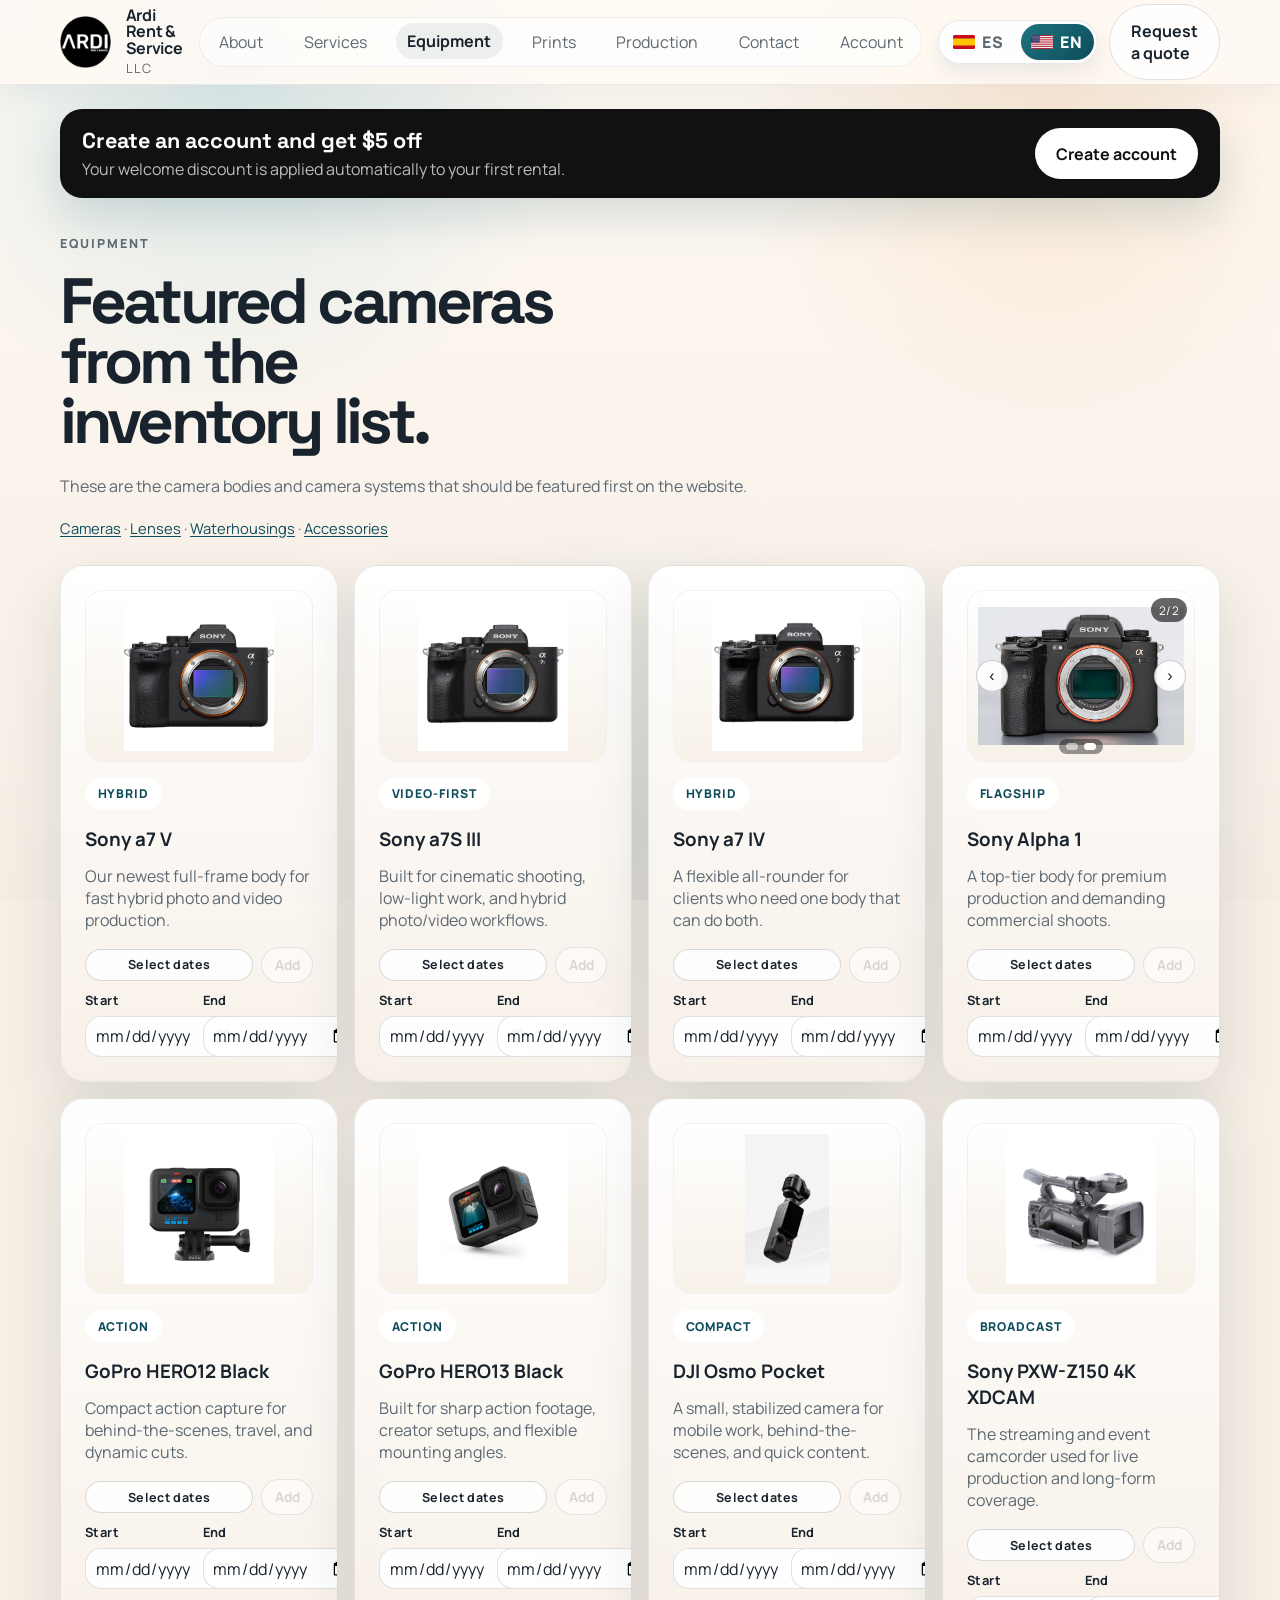
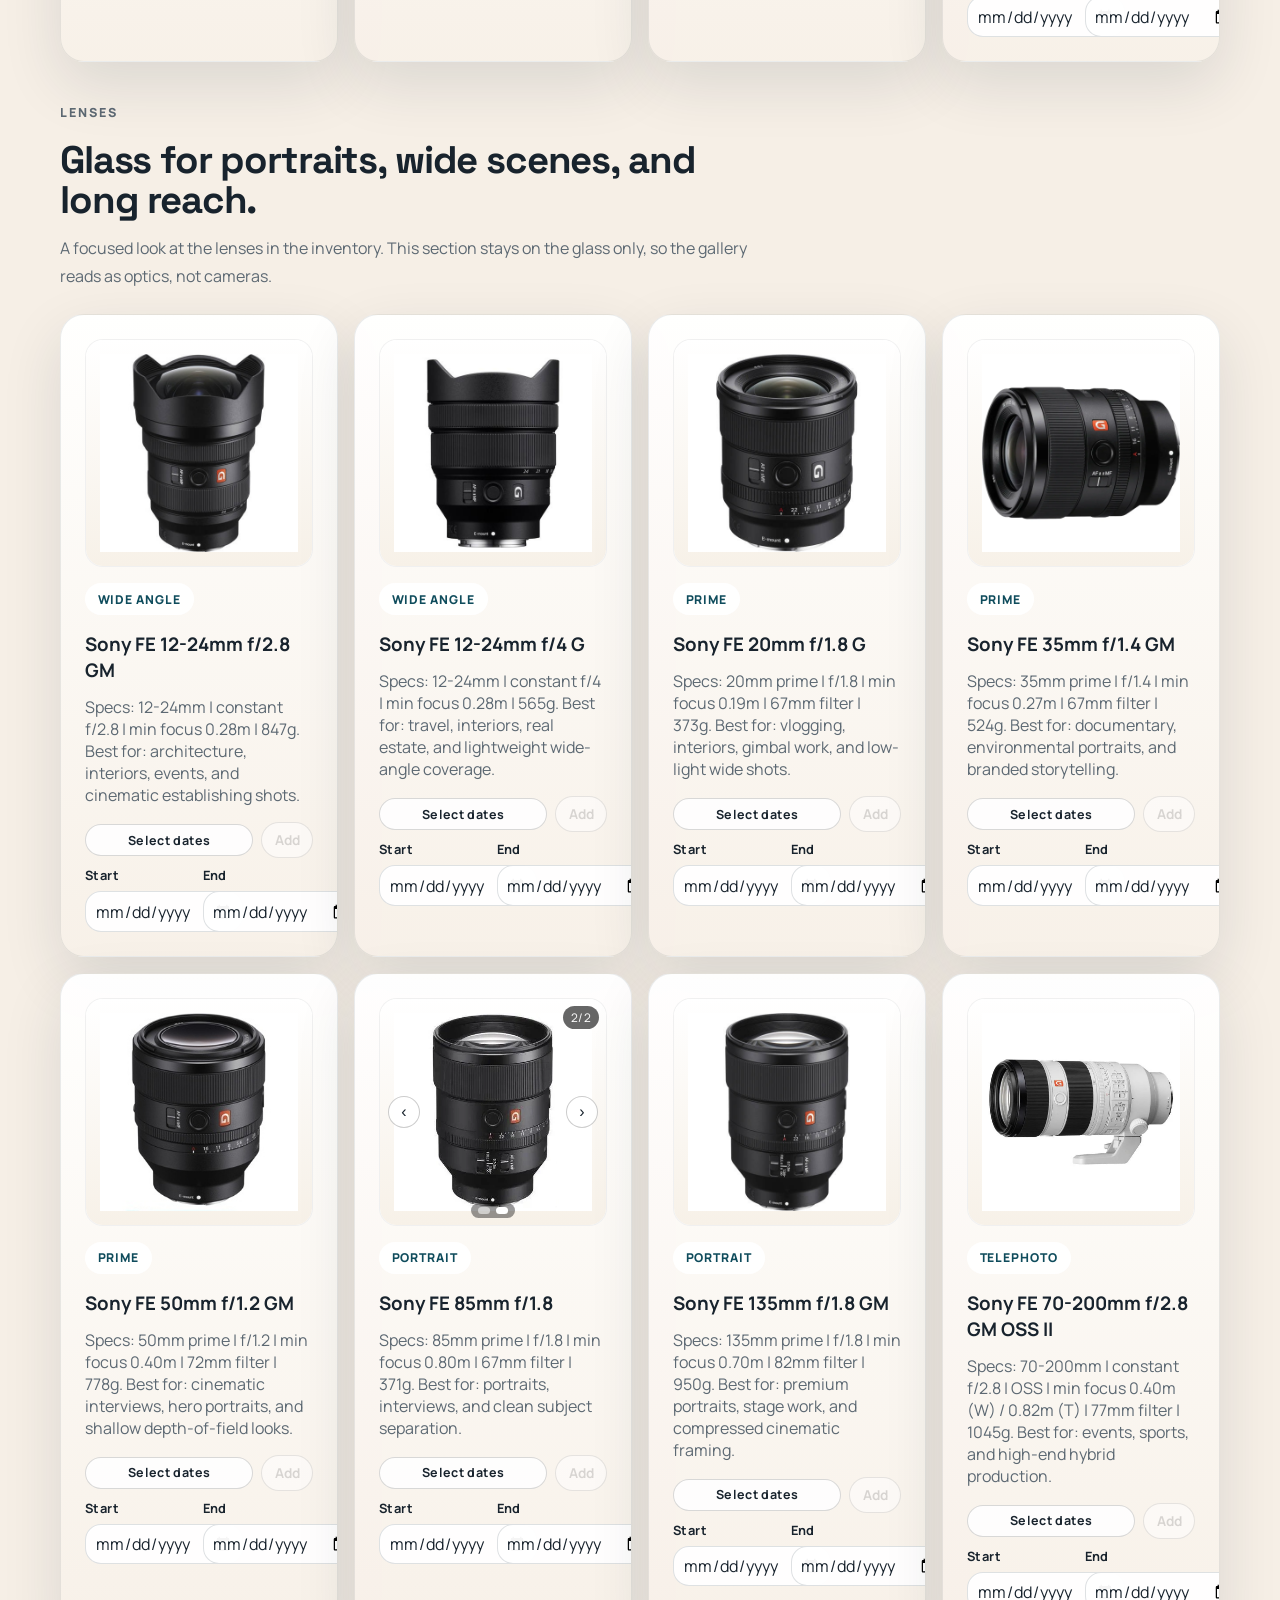
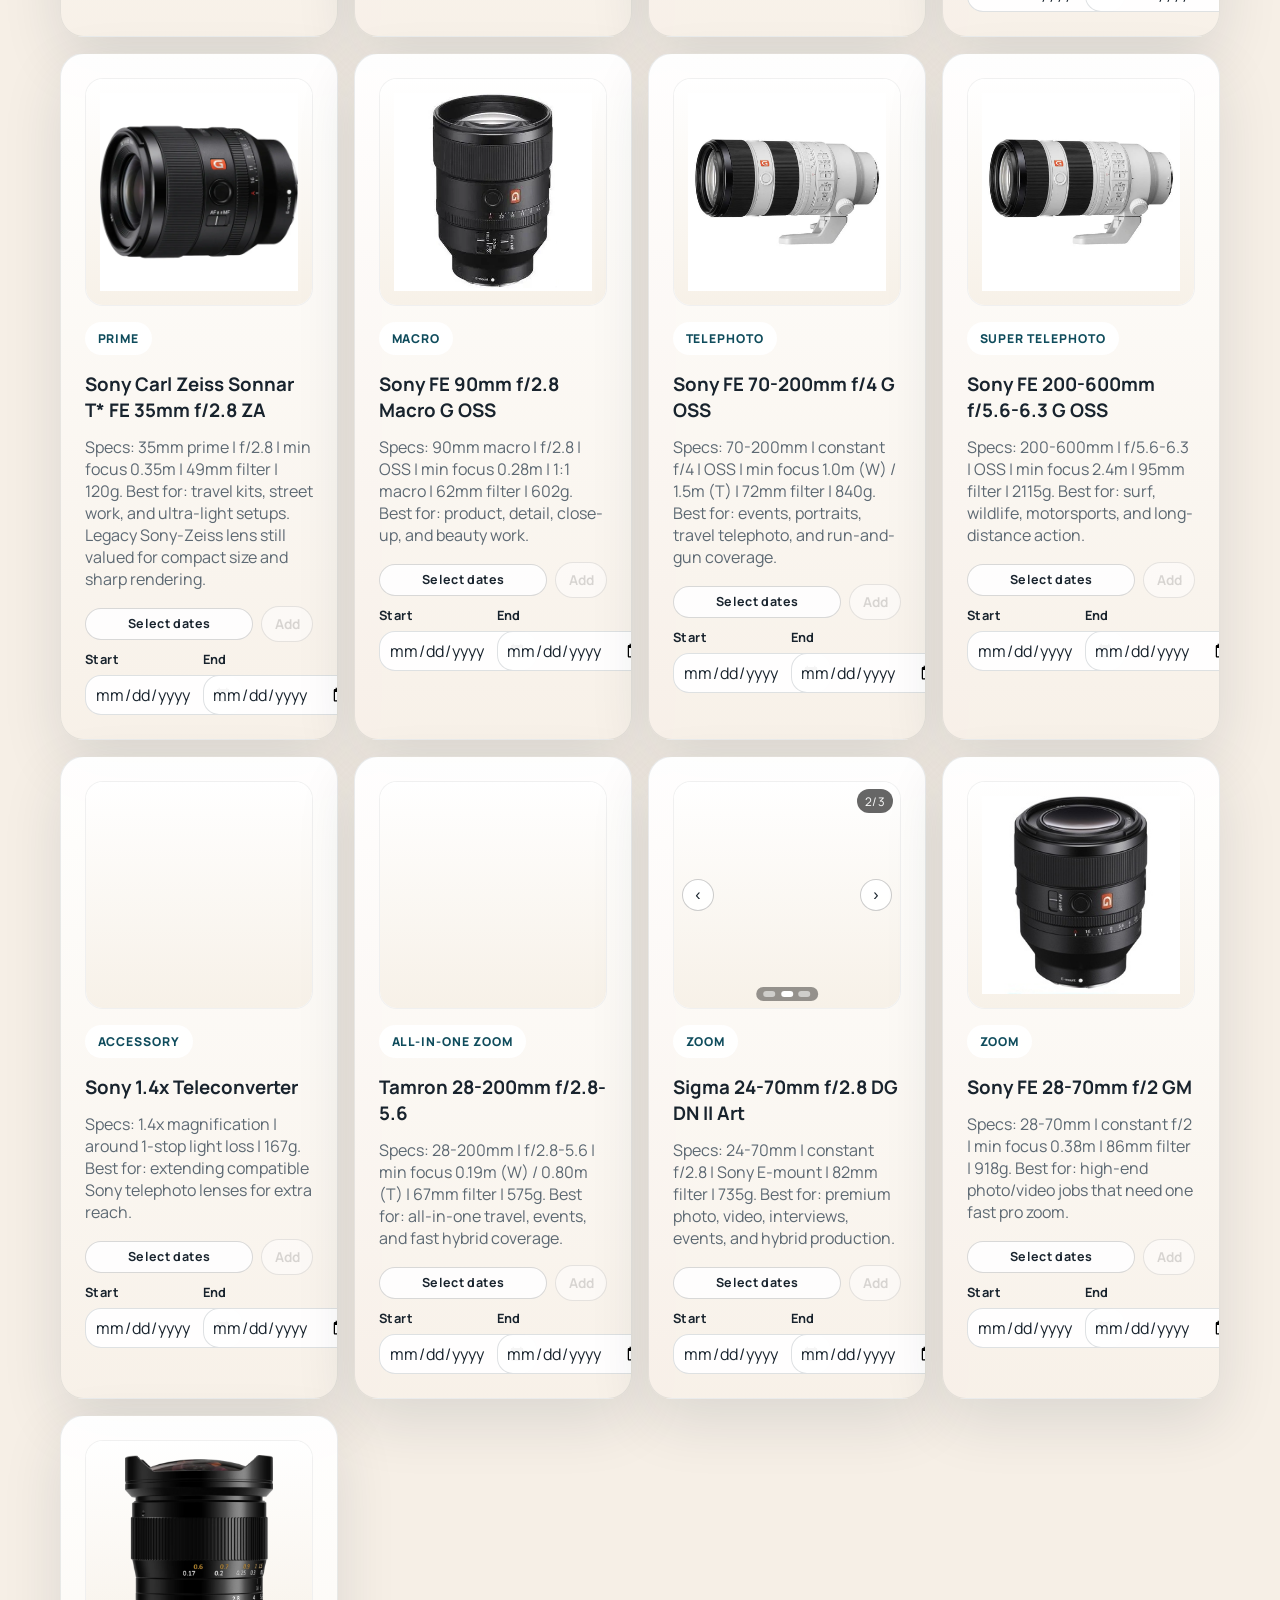
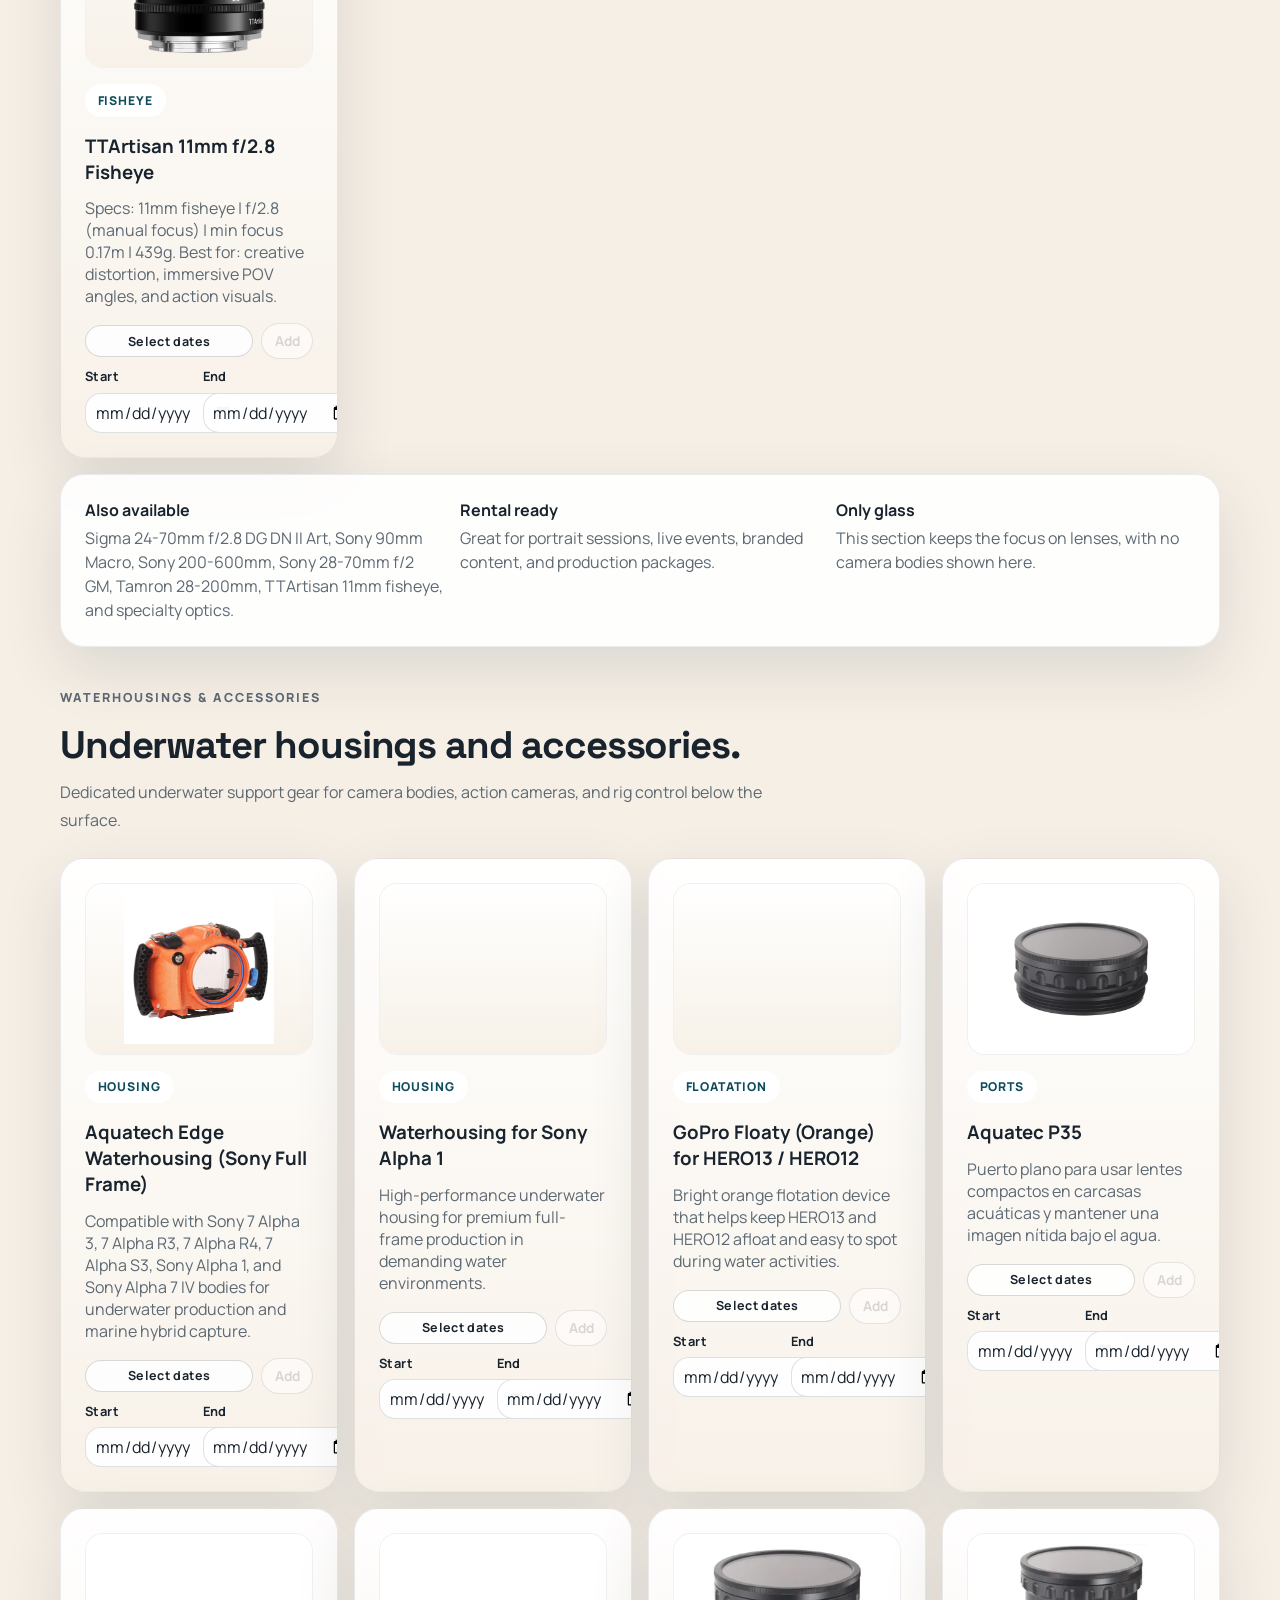
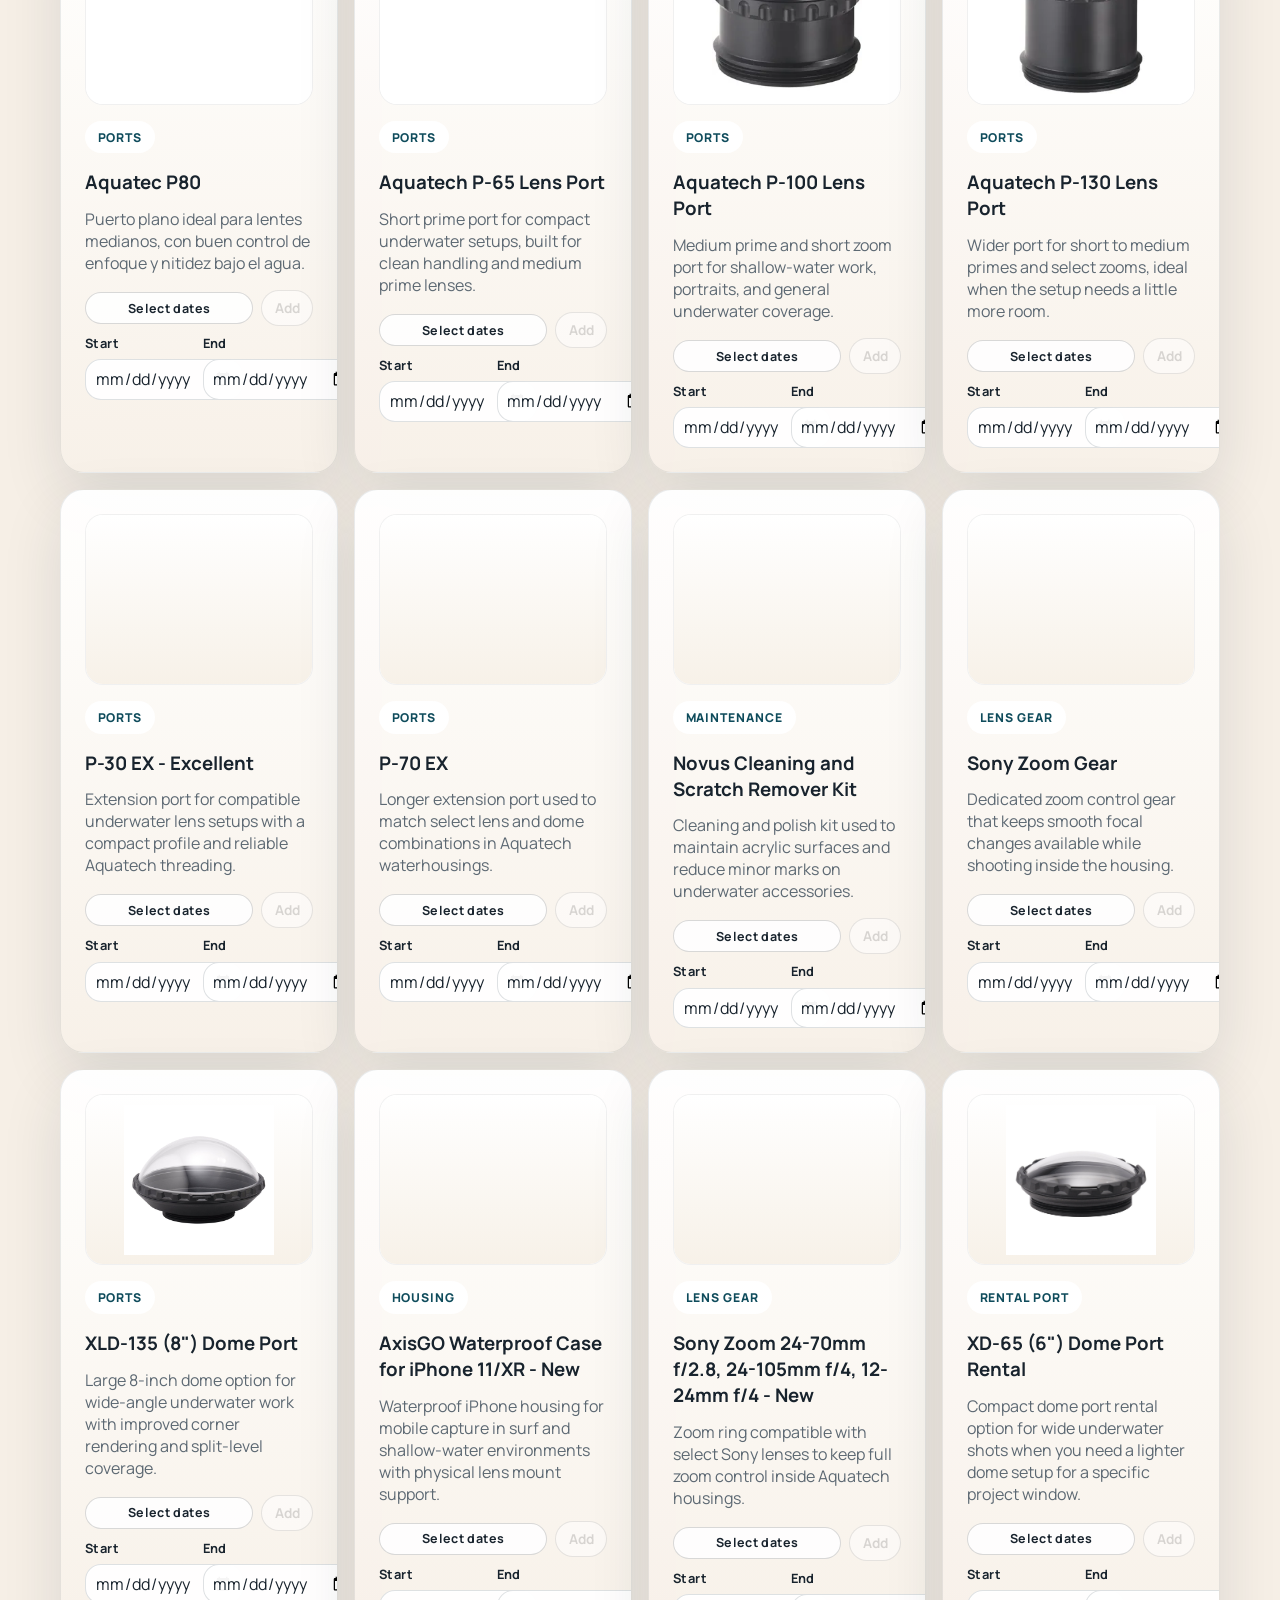
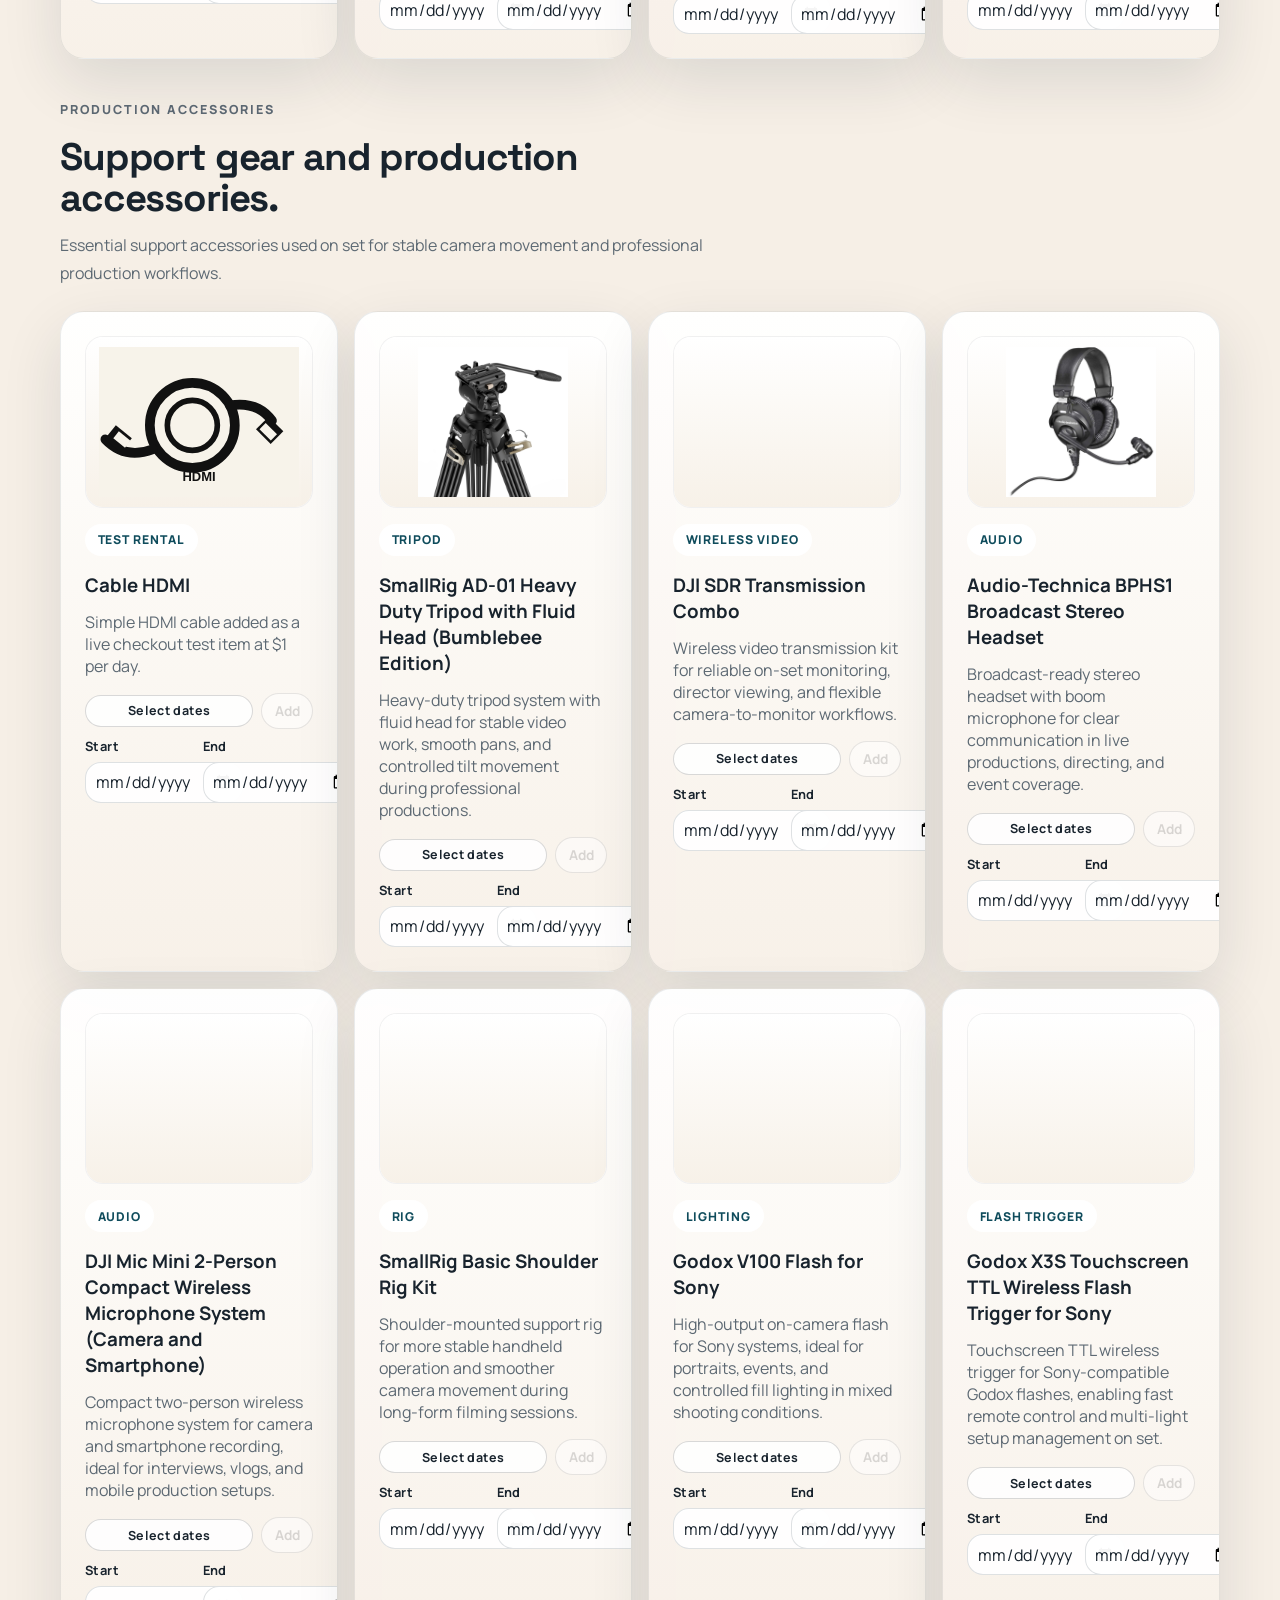
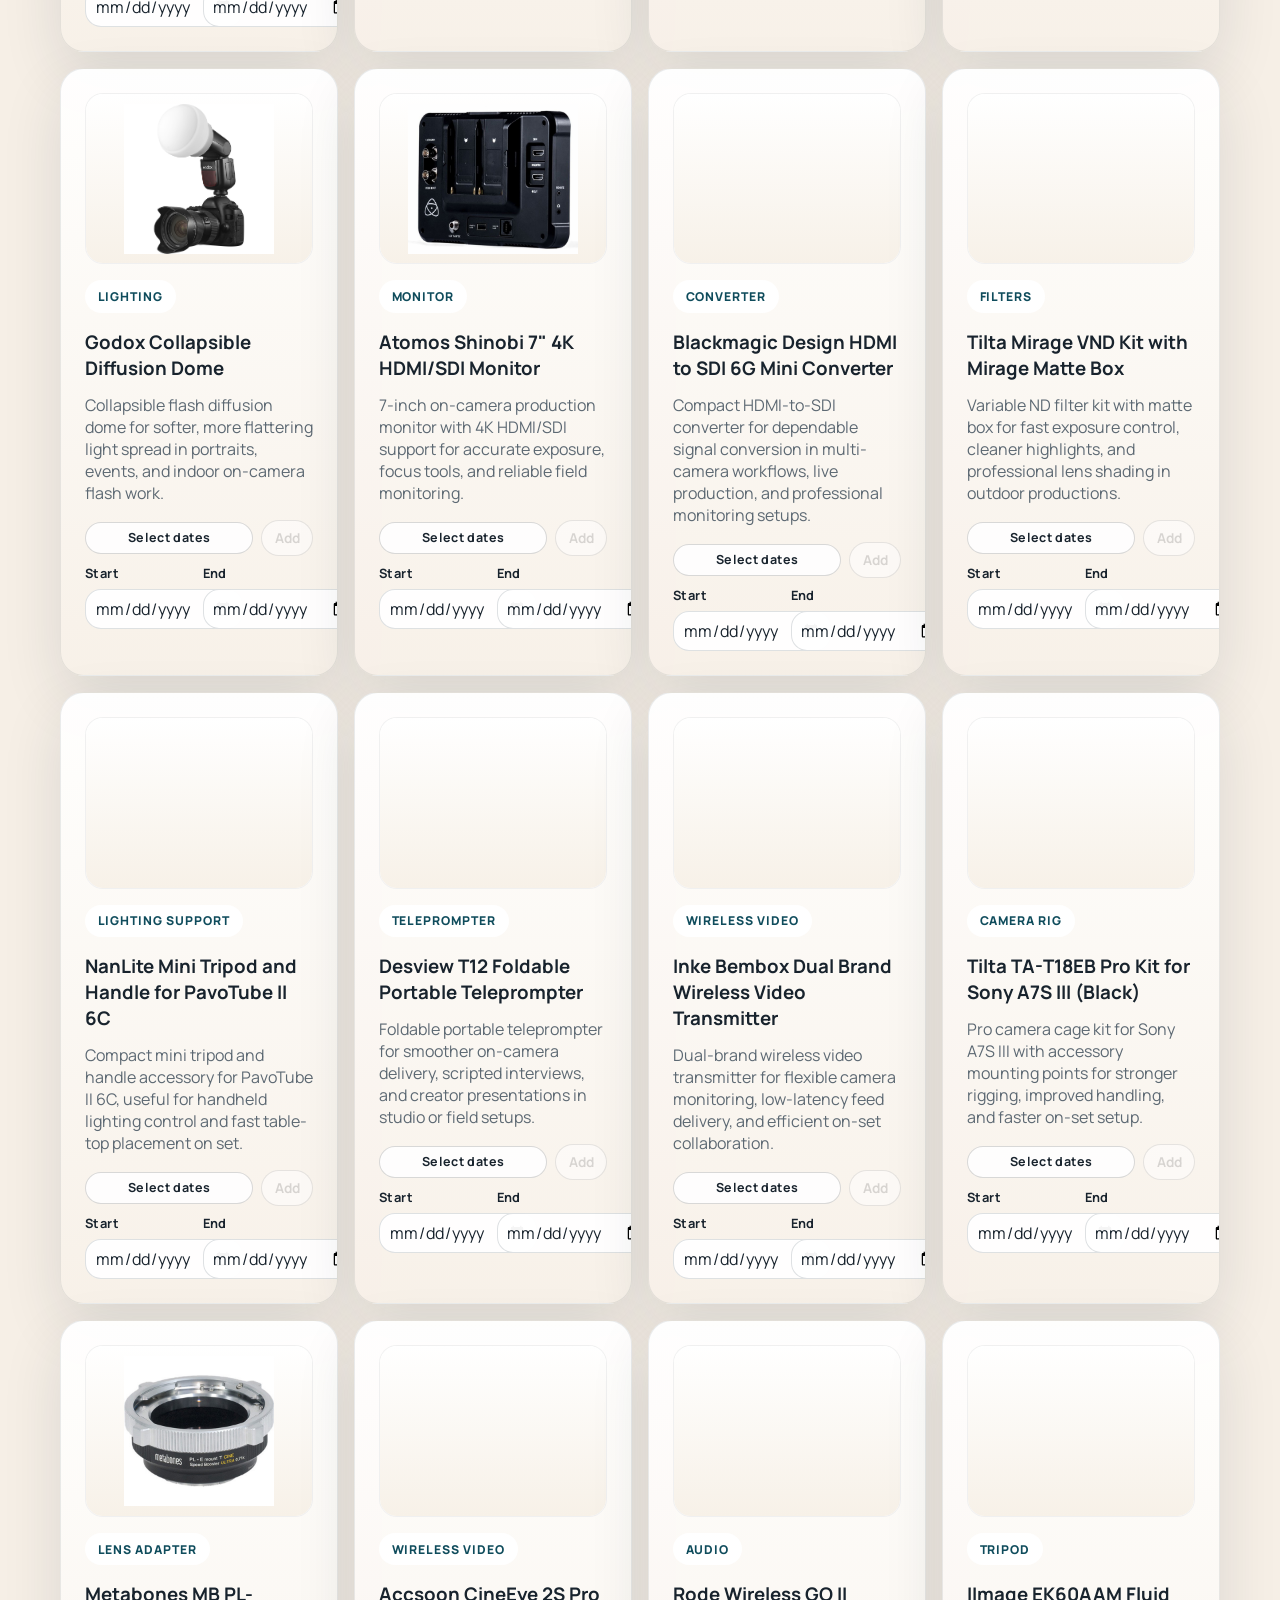
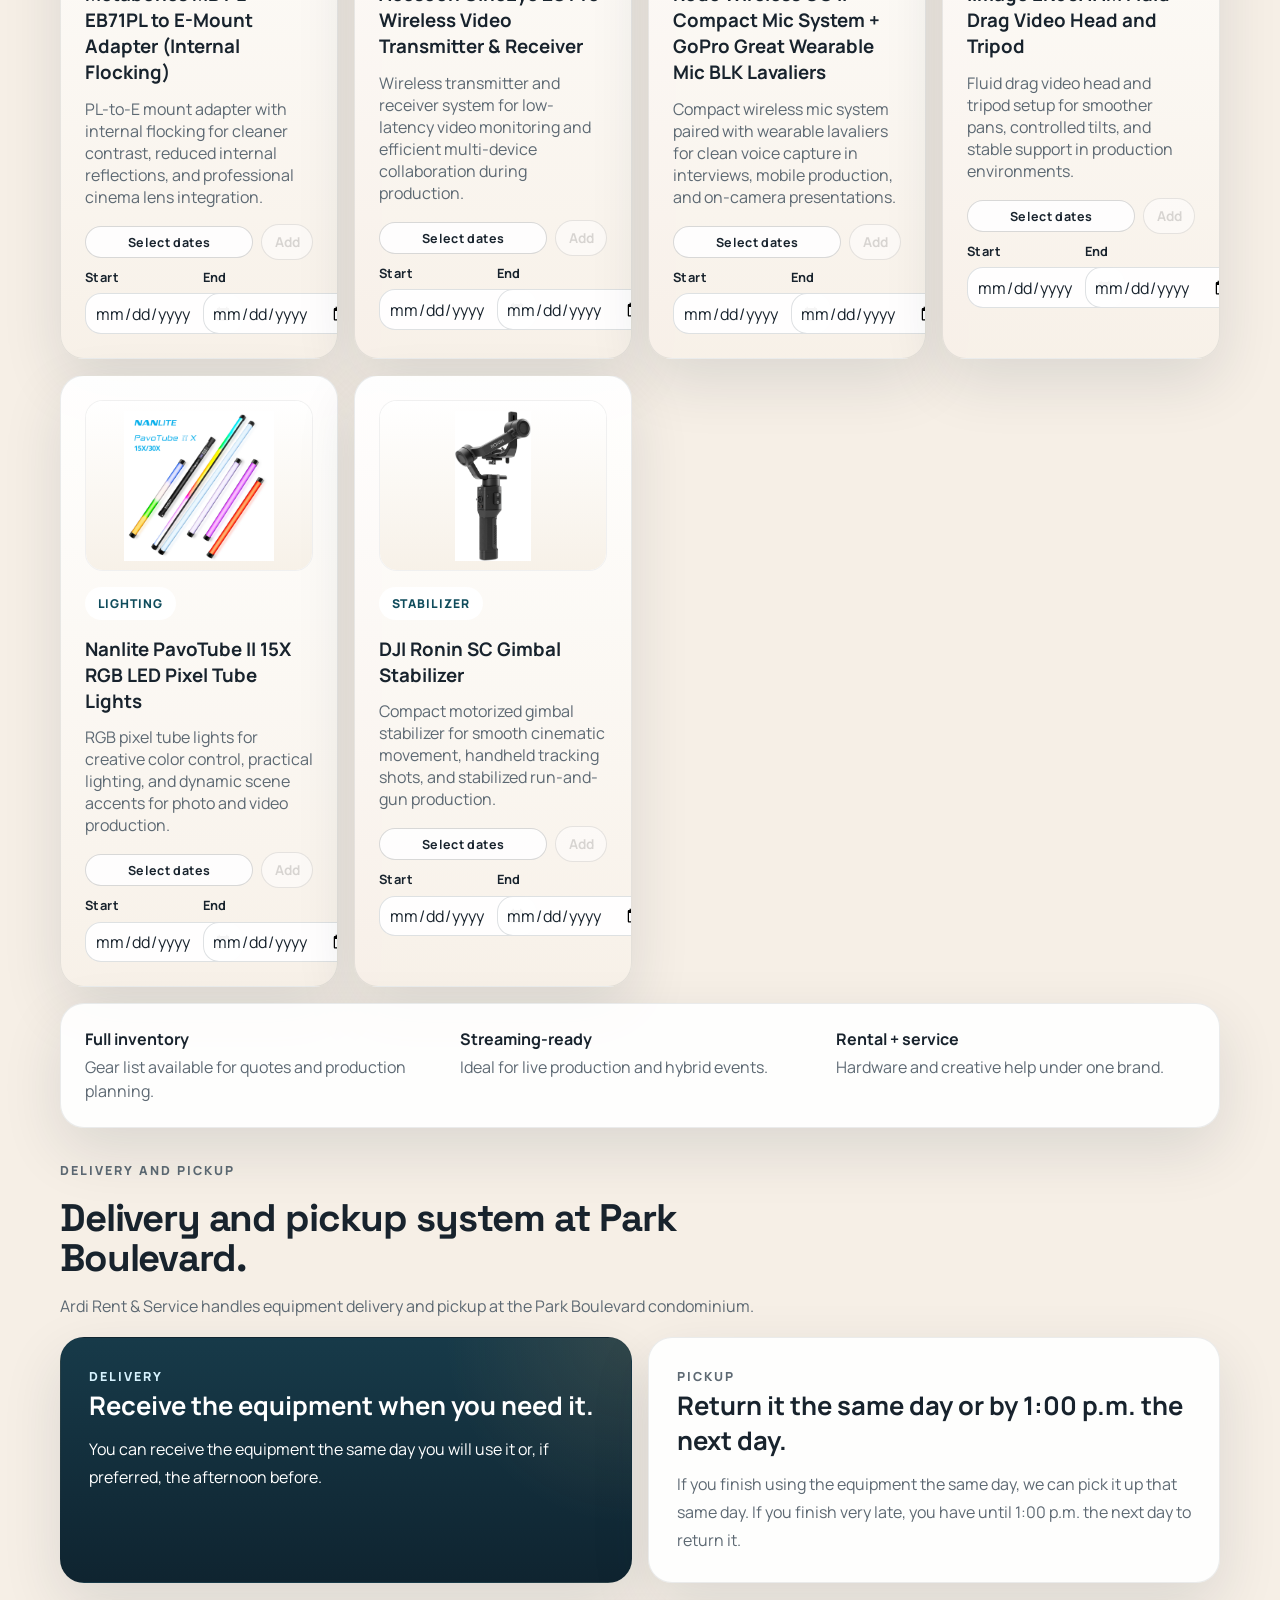
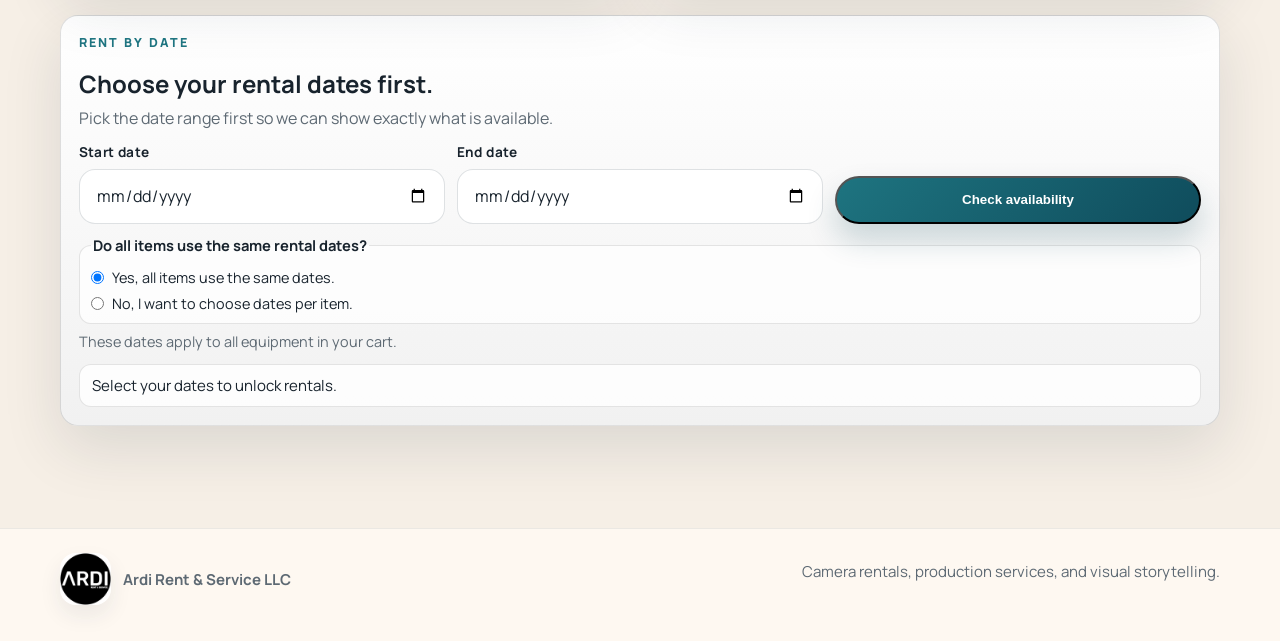
<file: equipment.html>
<!doctype html>
<html lang="en">
  <head>
    <meta charset="UTF-8" />
    <meta name="viewport" content="width=device-width, initial-scale=1.0" />
    <meta name="description" content="Browse Sony cameras, specialty lenses, underwater housings, stabilization, and production accessories available to rent in Puerto Rico." />
    <meta name="robots" content="index,follow" />
    <meta name="theme-color" content="#0f4c5c" />
    <meta property="og:type" content="website" />
    <meta property="og:site_name" content="Ardi Rent & Service LLC" />
    <meta property="og:title" content="Camera Rentals Puerto Rico | Sony Gear & Lenses | Ardi" />
    <meta property="og:description" content="Browse Sony cameras, specialty lenses, underwater housings, stabilization, and production accessories available to rent in Puerto Rico." />
    <meta property="og:url" content="https://www.ardirentservice.com/equipment.html" />
    <meta
      property="og:image"
      content="https://www.ardirentservice.com/assets/logos/logo-black-square.png"
    />
    <meta name="twitter:card" content="summary_large_image" />
    <meta name="twitter:title" content="Camera Rentals Puerto Rico | Sony Gear & Lenses | Ardi" />
    <meta name="twitter:description" content="Browse Sony cameras, specialty lenses, underwater housings, stabilization, and production accessories available to rent in Puerto Rico." />
    <meta
      name="twitter:image"
      content="https://www.ardirentservice.com/assets/logos/logo-black-square.png"
    />
    <title>Camera Rentals Puerto Rico | Sony Gear & Lenses | Ardi</title>
    <link rel="canonical" href="https://www.ardirentservice.com/equipment.html" />
    <link rel="icon" href="assets/logos/logo-black-square.png" />
    <link rel="apple-touch-icon" href="assets/logos/logo-black-square.png" />
    <link rel="preconnect" href="https://fonts.googleapis.com" />
    <link rel="preconnect" href="https://fonts.gstatic.com" crossorigin />
    <link
      href="https://fonts.googleapis.com/css2?family=Manrope:wght@400;500;600;700;800&family=Space+Grotesk:wght@500;700&display=swap"
      rel="stylesheet"
    />
    <link rel="stylesheet" href="assets/styles.css?v=20260506-restore-state" />
    <link rel="stylesheet" href="assets/friendly-theme.css?v=20260708-vision-fix" />
    <link rel="stylesheet" href="assets/account.css?v=20260712-account" />
    <script type="application/ld+json">
      {
        "@context": "https://schema.org",
        "@type": "LocalBusiness",
        "name": "Ardi Rent & Service LLC",
        "url": "https://www.ardirentservice.com/equipment.html",
        "image": "https://www.ardirentservice.com/assets/logos/logo-black-square.png",
        "email": "ardirentservice@gmail.com",
        "telephone": "+1-939-366-1442",
        "sameAs": [
          "https://wa.me/19393661442",
          "https://www.instagram.com/ardirentservice/"
        ],
        "description": "Camera rentals, photography, video production, live streaming, podcast support, and creative production services.",
        "areaServed": {
          "@type": "AdministrativeArea",
          "name": "Puerto Rico"
        }
      }
    </script>
</head>
  <body>
    <div class="ambient ambient-left"></div>
    <div class="ambient ambient-right"></div>
    <div class="ambient ambient-center"></div>

    <header class="site-header">
      <div class="container nav">
        <a class="brand" href="index.html">
          <img
            class="brand-logo"
            src="assets/logos/logo-black-square-256.webp"
            alt="Ardi Rent & Service logo"
            width="512"
            height="512"
            fetchpriority="high"
          />
          <span class="brand-text">
            <strong>Ardi Rent & Service</strong>
            <small>LLC</small>
          </span>
        </a>

        <nav class="nav-links" id="primary-nav" aria-label="Primary">
          <a data-nav-link="about" href="about.html">About</a>
          <a data-nav-link="services" href="services.html">Services</a>
          <a data-nav-link="equipment" href="equipment.html">Equipment</a>
          <a href="prints.html">Prints</a>
          <a data-nav-link="production" href="production.html">Production</a>
          <a data-nav-link="contact" href="contact.html">Contact</a>
          <a class="account-nav-link" href="account.html" data-account-nav>Account</a>
          <a href="production.html#project-brief" class="nav-mobile-cta">Request a quote</a>
        </nav>

        <div class="header-actions">
          <button
            class="menu-toggle"
            type="button"
            aria-expanded="false"
            aria-controls="primary-nav"
            aria-label="Open menu"
          >
            <span class="menu-toggle-bars" aria-hidden="true">
              <span></span>
              <span></span>
              <span></span>
            </span>
            <span class="menu-toggle-label">Menu</span>
          </button>
          <div class="language-switcher" aria-label="Language selector">
            <button class="lang-button" type="button" data-lang="es" aria-pressed="false">
              <img src="assets/flags/es.svg" alt="" aria-hidden="true" />
              <span>ES</span>
            </button>
            <button class="lang-button" type="button" data-lang="en" aria-pressed="true">
              <img src="assets/flags/us.svg" alt="" aria-hidden="true" />
              <span>EN</span>
            </button>
          </div>

          <a class="button button-ghost nav-cta" href="production.html#project-brief">Request a quote</a>
        </div>
      </div>
    </header>
    <div class="container account-promo" role="region" aria-label="Account welcome offer">
      <div><strong data-account-promo-title>Create an account and get $5 off</strong><p data-account-promo-text>Your welcome discount is applied automatically to your first rental.</p></div>
      <a class="button" href="account.html" data-account-promo-button>Create account</a>
    </div>


    <main id="top">
      <section class="section section-alt" id="equipment">
        <div class="container">
          <div class="section-heading" id="equipment-cameras">
            <p class="eyebrow">Equipment</p>
            <h1>Featured cameras from the inventory list.</h1>
            <p>
              These are the camera bodies and camera systems that should be featured first on the
              website.
            </p>
            <p class="equipment-jump-links">
              <a href="#equipment-cameras">Cameras</a> ·
              <a href="#equipment-lenses">Lenses</a> ·
              <a href="#equipment-waterhousings">Waterhousings</a> ·
              <a href="#equipment-accessories">Accessories</a>
            </p>
          </div>

          <div class="equipment-grid">
            <article class="equipment-card" data-rental-rate-cents="7500" data-bh-id="1935439">
              <img
                src="assets/cameras/sony-a7-v.jpg"
                alt="Sony a7 V camera"
                loading="lazy"
                decoding="async"
              />
              <span class="fleet-tag">Hybrid</span>
              <h3>Sony a7 V</h3>
              <p>Our newest full-frame body for fast hybrid photo and video production.</p>
            </article>
            <article class="equipment-card" data-rental-rate-cents="7500" data-bh-id="1577838">
              <img
                src="assets/cameras/sony-a7s-iii.jpg"
                alt="Sony a7S III camera"
                loading="lazy"
                decoding="async"
              />
              <span class="fleet-tag">Video-first</span>
              <h3>Sony a7S III</h3>
              <p>Built for cinematic shooting, low-light work, and hybrid photo/video workflows.</p>
            </article>
            <article class="equipment-card" data-rental-rate-cents="7500" data-bh-id="1667800">
              <img
                src="assets/cameras/sony-a7-iv.jpg"
                alt="Sony a7 IV camera"
                loading="lazy"
                decoding="async"
              />
              <span class="fleet-tag">Hybrid</span>
              <h3>Sony a7 IV</h3>
              <p>A flexible all-rounder for clients who need one body that can do both.</p>
            </article>
            <article
              class="equipment-card"
              data-rental-rate-cents="9500"
              data-bh-id="1619483"
              data-gallery-images="assets/cameras/sony-alpha-1-hq.jpg"
            >
              <img
                src="assets/cameras/sony-alpha-1-hq.jpg"
                alt="Sony Alpha 1 camera"
                loading="lazy"
                decoding="async"
              />
              <span class="fleet-tag">Flagship</span>
              <h3>Sony Alpha 1</h3>
              <p>A top-tier body for premium production and demanding commercial shoots.</p>
            </article>
            <article class="equipment-card" data-rental-rate-cents="7500" data-bh-id="1781065">
              <img
                src="assets/cameras/gopro-hero12-black.jpg"
                alt="GoPro HERO12 Black camera"
                loading="lazy"
                decoding="async"
              />
              <span class="fleet-tag">Action</span>
              <h3>GoPro HERO12 Black</h3>
              <p>Compact action capture for behind-the-scenes, travel, and dynamic cuts.</p>
            </article>
            <article class="equipment-card" data-rental-rate-cents="7500" data-bh-id="1846709">
              <img
                src="assets/cameras/gopro-hero13-black.jpg"
                alt="GoPro HERO13 Black camera"
                loading="lazy"
                decoding="async"
              />
              <span class="fleet-tag">Action</span>
              <h3>GoPro HERO13 Black</h3>
              <p>Built for sharp action footage, creator setups, and flexible mounting angles.</p>
            </article>
            <article class="equipment-card" data-rental-rate-cents="7500" data-bh-id="1450015">
              <img
                src="assets/cameras/dji-osmo-pocket.jpg"
                alt="DJI Osmo Pocket camera"
                loading="lazy"
                decoding="async"
              />
              <span class="fleet-tag">Compact</span>
              <h3>DJI Osmo Pocket</h3>
              <p>A small, stabilized camera for mobile work, behind-the-scenes, and quick content.</p>
            </article>
            <article class="equipment-card" data-rental-rate-cents="7500" data-bh-id="1222976">
              <img
                src="assets/cameras/sony-pxw-z150.jpg"
                alt="Sony PXW-Z150 camcorder"
                loading="lazy"
                decoding="async"
              />
              <span class="fleet-tag">Broadcast</span>
              <h3>Sony PXW-Z150 4K XDCAM</h3>
              <p>The streaming and event camcorder used for live production and long-form coverage.</p>
            </article>
          </div>

          <div id="lenses">
            <div class="section-heading equipment-subheading" id="equipment-lenses">
              <p class="eyebrow">Lenses</p>
              <h2>Glass for portraits, wide scenes, and long reach.</h2>
              <p>
                A focused look at the lenses in the inventory. This section stays on the glass only,
                so the gallery reads as optics, not cameras.
              </p>
            </div>

            <div class="equipment-grid lens-grid">
              <article class="equipment-card lens-card" data-bh-id="1573884">
                <img
                  src="assets/lenses/sony-fe-12-24mm-f2-8-gm.jpg"
                  alt="Sony FE 12-24mm f/2.8 GM lens"
                  loading="lazy"
                  decoding="async"
                />
                <span class="fleet-tag">Wide angle</span>
                <h3>Sony FE 12-24mm f/2.8 GM</h3>
                <p>Ultra-wide G Master glass for architecture, events, and cinematic establishing shots.</p>
              </article>
              <article class="equipment-card lens-card" data-bh-id="1338517">
                <img
                  src="assets/lenses/sony-fe-12-24mm-f4-g.jpg"
                  alt="Sony FE 12-24mm f/4 G lens"
                  loading="lazy"
                  decoding="async"
                />
                <span class="fleet-tag">Wide angle</span>
                <h3>Sony FE 12-24mm f/4 G</h3>
                <p>A lighter ultra-wide option for travel, interiors, and clean spatial storytelling.</p>
              </article>
              <article class="equipment-card lens-card" data-bh-id="1549627">
                <img
                  src="assets/lenses/sony-fe-20mm-f1-8-g.jpg"
                  alt="Sony FE 20mm f/1.8 G lens"
                  loading="lazy"
                  decoding="async"
                />
                <span class="fleet-tag">Prime</span>
                <h3>Sony FE 20mm f/1.8 G</h3>
                <p>Fast wide-angle prime that works well for content, vlog setups, and interiors.</p>
              </article>
              <article class="equipment-card lens-card" data-bh-id="1613424">
                <img
                  src="assets/lenses/sony-fe-35mm-f1-4-gm.webp"
                  alt="Sony FE 35mm f/1.4 GM lens"
                  loading="lazy"
                  decoding="async"
                />
                <span class="fleet-tag">Prime</span>
                <h3>Sony FE 35mm f/1.4 GM</h3>
                <p>Natural perspective and premium rendering for portraits, documentary, and brand work.</p>
              </article>
              <article class="equipment-card lens-card" data-bh-id="1630079">
                <img
                  src="assets/lenses/sony-fe-50mm-f1-2-gm.jpg"
                  alt="Sony FE 50mm f/1.2 GM lens"
                  loading="lazy"
                  decoding="async"
                />
                <span class="fleet-tag">Prime</span>
                <h3>Sony FE 50mm f/1.2 GM</h3>
                <p>Bright, cinematic full-frame standard prime with deep subject separation and speed.</p>
              </article>
              <article
                class="equipment-card lens-card"
                data-bh-id="1317562"
                data-gallery-images="assets/lenses/sony-fe-85mm-f1-8.webp"
              >
                <img
                  src="assets/lenses/sony-fe-85mm-f1-8.jpg"
                  alt="Sony FE 85mm f/1.8 lens"
                  loading="lazy"
                  decoding="async"
                />
                <span class="fleet-tag">Portrait</span>
                <h3>Sony FE 85mm f/1.8</h3>
                <p>Classic portrait focal length with a compact footprint and clean subject isolation.</p>
              </article>
              <article class="equipment-card lens-card" data-bh-id="1462821">
                <img
                  src="assets/lenses/sony-fe-135mm-f1-8-gm.jpg"
                  alt="Sony FE 135mm f/1.8 GM lens"
                  loading="lazy"
                  decoding="async"
                />
                <span class="fleet-tag">Portrait</span>
                <h3>Sony FE 135mm f/1.8 GM</h3>
                <p>A premium portrait prime for crisp details, flattering compression, and creamy bokeh.</p>
              </article>
              <article class="equipment-card lens-card" data-bh-id="1666363">
                <img
                  src="assets/lenses/sony-fe-70-200mm-f2-8-gm-oss-ii.jpg"
                  alt="Sony FE 70-200mm f/2.8 GM OSS II lens"
                  loading="lazy"
                  decoding="async"
                />
                <span class="fleet-tag">Telephoto</span>
                <h3>Sony FE 70-200mm f/2.8 GM OSS II</h3>
                <p>Fast telephoto zoom for events, production work, and compressed cinematic framing.</p>
              </article>
              <article class="equipment-card lens-card" data-bh-id="1008123">
                <img
                  src="assets/lenses/sony-fe-35mm-f1-4-gm.webp"
                  alt="Sony Carl Zeiss Sonnar T* FE 35mm f/2.8 ZA lens"
                  loading="lazy"
                  decoding="async"
                />
                <span class="fleet-tag">Prime</span>
                <h3>Sony Carl Zeiss FE 35mm f/2.8 ZA</h3>
                <p>Compact full-frame prime for travel kits, documentary shooting, and lightweight setups.</p>
              </article>
              <article class="equipment-card lens-card" data-bh-id="1126140">
                <img
                  src="assets/lenses/sony-fe-85mm-f1-8.webp"
                  alt="Sony FE 90mm f/2.8 Macro lens"
                  loading="lazy"
                  decoding="async"
                />
                <span class="fleet-tag">Macro</span>
                <h3>Sony FE 90mm f/2.8 Macro G OSS</h3>
                <p>Macro detail lens for product work, close-ups, and high-precision focus control.</p>
              </article>
              <article class="equipment-card lens-card" data-bh-id="1776284">
                <img
                  src="assets/lenses/sony-fe-70-200mm-f2-8-gm-oss-ii.jpg"
                  alt="Sony FE 70-200mm f/4 G OSS lens"
                  loading="lazy"
                  decoding="async"
                />
                <span class="fleet-tag">Telephoto</span>
                <h3>Sony FE 70-200mm f/4 G OSS</h3>
                <p>Lighter telephoto zoom for events, portraits, and long-range coverage on the move.</p>
              </article>
              <article class="equipment-card lens-card" data-bh-id="1485540">
                <img
                  src="assets/lenses/sony-fe-70-200mm-f2-8-gm-oss-ii.jpg"
                  alt="Sony FE 200-600mm f/5.6-6.3 G OSS lens"
                  loading="lazy"
                  decoding="async"
                />
                <span class="fleet-tag">Super telephoto</span>
                <h3>Sony FE 200-600mm f/5.6-6.3 G OSS</h3>
                <p>Long-reach zoom ideal for sports, surf, wildlife, and distant action capture.</p>
              </article>
              <article class="equipment-card lens-card" data-bh-id="1222777">
                <img
                  src="assets/lenses/sony-sel14tc-1200.webp"
                  alt="Sony 1.4x teleconverter"
                  loading="lazy"
                  decoding="async"
                />
                <span class="fleet-tag">Accessory</span>
                <h3>Sony 1.4x Teleconverter</h3>
                <p>Adds extra reach to compatible Sony telephoto lenses while keeping autofocus performance.</p>
              </article>
              <article class="equipment-card lens-card" data-bh-id="1568708">
                <img
                  src="assets/lenses/tamron-28-200-a071.jpg"
                  alt="Tamron 28-200mm f/2.8-5.6 lens"
                  loading="lazy"
                  decoding="async"
                />
                <span class="fleet-tag">All-in-one zoom</span>
                <h3>Tamron 28-200mm f/2.8-5.6</h3>
                <p>Versatile one-lens solution for travel, fast run-and-gun shoots, and mixed coverage.</p>
              </article>
              <article
                class="equipment-card lens-card"
                data-gallery-images="assets/lenses/sigma-24-70-dg-dn-ii-art/product-02.png|assets/lenses/sigma-24-70-dg-dn-ii-art/product-03.png"
              >
                <img
                  src="assets/lenses/sigma-24-70-dg-dn-ii-art/product-01.png"
                  alt="Sigma 24-70mm f/2.8 DG DN II Art lens for Sony E-mount"
                  loading="lazy"
                  decoding="async"
                />
                <span class="fleet-tag">Zoom</span>
                <h3>Sigma 24-70mm f/2.8 DG DN II Art</h3>
                <p>Fast full-frame Sony E-mount Art zoom with constant f/2.8 aperture for premium photo and video work.</p>
              </article>
              <article class="equipment-card lens-card" data-bh-id="1862825">
                <img
                  src="assets/lenses/sony-fe-50mm-f1-2-gm.jpg"
                  alt="Sony FE 28-70mm f/2 GM lens"
                  loading="lazy"
                  decoding="async"
                />
                <span class="fleet-tag">Zoom</span>
                <h3>Sony FE 28-70mm f/2 GM</h3>
                <p>New G Master zoom with constant f/2 aperture for premium hybrid production work.</p>
              </article>
              <article class="equipment-card lens-card">
                <img
                  src="assets/lenses/ttartisan-11mm-fisheye-1200.webp"
                  alt="TTArtisan 11mm f/2.8 Fisheye lens"
                  loading="lazy"
                  decoding="async"
                />
                <span class="fleet-tag">Fisheye</span>
                <h3>TTArtisan 11mm f/2.8 Fisheye</h3>
                <p>Creative ultra-wide fisheye perspective for stylized shots and immersive action angles.</p>
              </article>
            </div>

            <div class="inventory-strip lens-strip">
              <div>
                <strong>Also available</strong>
                <span>Sony 90mm Macro, Sony 200-600mm, Sony 28-70mm f/2 GM, Tamron 28-200mm, TTArtisan 11mm fisheye, and specialty optics.</span>
              </div>
              <div>
                <strong>Rental ready</strong>
                <span>Great for portrait sessions, live events, branded content, and production packages.</span>
              </div>
              <div>
                <strong>Only glass</strong>
                <span>This section keeps the focus on lenses, with no camera bodies shown here.</span>
              </div>
            </div>
          </div>

          <div class="section-heading equipment-subheading" id="equipment-waterhousings">
            <p class="eyebrow">Waterhousings & Accessories</p>
            <h2>Underwater housings and accessories.</h2>
            <p>
              Dedicated underwater support gear for camera bodies, action cameras, and rig control
              below the surface.
            </p>
          </div>

          <div class="equipment-grid">
            <article
              class="equipment-card"
              data-gallery-images="https://cdn.shopify.com/s/files/1/1220/0336/files/edge-pro-water-housing-sony-a7r-iv-a1-a7s-iii-a9-ii-3053846.jpg?v=1769124374|https://cdn.shopify.com/s/files/1/1220/0336/files/edge-pro-water-housing-sony-a7r-iv-a1-a7s-iii-a9-ii-6721115.jpg?v=1769880607|https://cdn.shopify.com/s/files/1/1220/0336/files/edge-base-water-housing-sony-a7-iii-a7-iv-a7r-iii-a7r-iv-a7r-v-a1-a9-a9-ii-1839112.jpg?v=1770792006"
            >
              <img
                src="assets/accessories/aquatec-edge-waterhousing.jpg"
                alt="Aquatech Edge waterhousing for Sony full-frame cameras"
                loading="lazy"
                decoding="async"
              />
              <span class="fleet-tag">Housing</span>
              <h3>Aquatech Edge Waterhousing (Sony Full Frame)</h3>
              <p>
                Compatible with Sony 7 Alpha 3, 7 Alpha R3, 7 Alpha R4, 7 Alpha S3, Sony Alpha 1,
                and Sony Alpha 7 IV bodies for underwater production and marine hybrid capture.
              </p>
            </article>
            <article
              class="equipment-card"
              data-gallery-images="https://cdn.shopify.com/s/files/1/1220/0336/files/edge-pro-water-housing-sony-a7r-iv-a1-a7s-iii-a9-ii-9517243.jpg?v=1769794891|https://cdn.shopify.com/s/files/1/1220/0336/files/edge-pro-water-housing-sony-a7r-iv-a1-a7s-iii-a9-ii-7257730.jpg?v=1769794891|https://cdn.shopify.com/s/files/1/1220/0336/files/edge-pro-water-housing-sony-a7r-iv-a1-a7s-iii-a9-ii-2540143.jpg?v=1769794891"
            >
              <img
                src="assets/accessories/aquatec-alpha1-housing.jpg"
                alt="Underwater housing for Sony Alpha 1"
                loading="lazy"
                decoding="async"
              />
              <span class="fleet-tag">Housing</span>
              <h3>Waterhousing for Sony Alpha 1</h3>
              <p>
                High-performance underwater housing for premium full-frame production in demanding
                water environments.
              </p>
            </article>
            <article class="equipment-card">
              <img
                src="assets/accessories/gopro-floaty-hero13-12.png"
                alt="GoPro Floaty orange flotation device for HERO13 and HERO12"
                loading="lazy"
                decoding="async"
              />
              <span class="fleet-tag">Floatation</span>
              <h3>GoPro Floaty (Orange) for HERO13 / HERO12</h3>
              <p>
                Bright orange flotation device that helps keep HERO13 and HERO12 afloat and easy to
                spot during water activities.
              </p>
            </article>
            <article class="equipment-card">
              <img
                src="assets/accessories/aquatec-flat-port-p35.jpg"
                alt="Aquatec P35"
                class="product-photo-clean"
                loading="lazy"
                decoding="async"
              />
              <span class="fleet-tag">Ports</span>
              <h3>Aquatec P35</h3>
              <p>
                Puerto plano para usar lentes compactos en carcasas acuáticas y mantener una imagen
                nítida bajo el agua.
              </p>
            </article>
            <article class="equipment-card">
              <img
                src="assets/accessories/aquatec-flat-port-p80.jpg"
                alt="Aquatec P80"
                class="product-photo-clean"
                loading="lazy"
                decoding="async"
              />
              <span class="fleet-tag">Ports</span>
              <h3>Aquatec P80</h3>
              <p>
                Puerto plano ideal para lentes medianos, con buen control de enfoque y nitidez
                bajo el agua.
              </p>
            </article>
            <article class="equipment-card">
              <img
                src="assets/accessories/aquatech-p65.jpg"
                alt="Aquatech P-65 Lens Port"
                class="product-photo-clean"
                loading="lazy"
                decoding="async"
              />
              <span class="fleet-tag">Ports</span>
              <h3>Aquatech P-65 Lens Port</h3>
              <p>
                Short prime port for compact underwater setups, built for clean handling and
                medium prime lenses.
              </p>
            </article>
            <article class="equipment-card">
              <img
                src="assets/accessories/aquatech-p100.webp"
                alt="Aquatech P-100 Lens Port"
                class="product-photo-clean"
                loading="lazy"
                decoding="async"
              />
              <span class="fleet-tag">Ports</span>
              <h3>Aquatech P-100 Lens Port</h3>
              <p>
                Medium prime and short zoom port for shallow-water work, portraits, and general
                underwater coverage.
              </p>
            </article>
            <article class="equipment-card">
              <img
                src="assets/accessories/aquatech-p130.webp"
                alt="Aquatech P-130 Lens Port"
                class="product-photo-clean"
                loading="lazy"
                decoding="async"
              />
              <span class="fleet-tag">Ports</span>
              <h3>Aquatech P-130 Lens Port</h3>
              <p>
                Wider port for short to medium primes and select zooms, ideal when the setup needs
                a little more room.
              </p>
            </article>
            <article class="equipment-card">
              <img
                src="assets/accessories/aquatech-p30-ex.jpg"
                alt="P-30 EX - Excellent"
                loading="lazy"
                decoding="async"
              />
              <span class="fleet-tag">Ports</span>
              <h3>P-30 EX - Excellent</h3>
              <p>
                Extension port for compatible underwater lens setups with a compact profile and
                reliable Aquatech threading.
              </p>
            </article>
            <article class="equipment-card">
              <img
                src="assets/accessories/aquatech-p70-ex.jpg"
                alt="P-70 EX"
                loading="lazy"
                decoding="async"
              />
              <span class="fleet-tag">Ports</span>
              <h3>P-70 EX</h3>
              <p>
                Longer extension port used to match select lens and dome combinations in Aquatech
                waterhousings.
              </p>
            </article>
            <article class="equipment-card">
              <img
                src="assets/accessories/aquatech-novus-cleaning-kit.jpg"
                alt="Novus Cleaning and Scratch Remover Kit"
                loading="lazy"
                decoding="async"
              />
              <span class="fleet-tag">Maintenance</span>
              <h3>Novus Cleaning and Scratch Remover Kit</h3>
              <p>
                Cleaning and polish kit used to maintain acrylic surfaces and reduce minor marks on
                underwater accessories.
              </p>
            </article>
            <article class="equipment-card">
              <img
                src="assets/accessories/aquatech-sony-zoom-gear.jpg"
                alt="Sony Zoom Gear"
                loading="lazy"
                decoding="async"
              />
              <span class="fleet-tag">Lens Gear</span>
              <h3>Sony Zoom Gear</h3>
              <p>
                Dedicated zoom control gear that keeps smooth focal changes available while shooting
                inside the housing.
              </p>
            </article>
            <article class="equipment-card">
              <img
                src="assets/accessories/aquatech-xld-135-dome-port.jpg"
                alt='XLD-135 (8") Dome Port'
                loading="lazy"
                decoding="async"
              />
              <span class="fleet-tag">Ports</span>
              <h3>XLD-135 (8") Dome Port</h3>
              <p>
                Large 8-inch dome option for wide-angle underwater work with improved corner
                rendering and split-level coverage.
              </p>
            </article>
            <article class="equipment-card">
              <img
                src="assets/accessories/aquatech-axisgo-iphone-11-xr.jpg"
                alt="AxisGO Waterproof Case for iPhone 11/XR - New"
                loading="lazy"
                decoding="async"
              />
              <span class="fleet-tag">Housing</span>
              <h3>AxisGO Waterproof Case for iPhone 11/XR - New</h3>
              <p>
                Waterproof iPhone housing for mobile capture in surf and shallow-water environments
                with physical lens mount support.
              </p>
            </article>
            <article class="equipment-card">
              <img
                src="assets/accessories/aquatech-sony-zoom-24-70-24-105-12-24.jpg"
                alt="Sony Zoom 24-70mm f/2.8, 24-105mm f/4, 12-24mm f/4 - New"
                loading="lazy"
                decoding="async"
              />
              <span class="fleet-tag">Lens Gear</span>
              <h3>Sony Zoom 24-70mm f/2.8, 24-105mm f/4, 12-24mm f/4 - New</h3>
              <p>
                Zoom ring compatible with select Sony lenses to keep full zoom control inside
                Aquatech housings.
              </p>
            </article>
            <article class="equipment-card">
              <img
                src="assets/accessories/aquatech-xd-65-dome-port-rental.jpg"
                alt='XD-65 (6") Dome Port Rental'
                loading="lazy"
                decoding="async"
              />
              <span class="fleet-tag">Rental Port</span>
              <h3>XD-65 (6") Dome Port Rental</h3>
              <p>
                Compact dome port rental option for wide underwater shots when you need a lighter
                dome setup for a specific project window.
              </p>
            </article>
          </div>

          <div class="section-heading equipment-subheading" id="equipment-accessories">
            <p class="eyebrow">Production Accessories</p>
            <h2>Support gear and production accessories.</h2>
            <p>
              Essential support accessories used on set for stable camera movement and professional
              production workflows.
            </p>
          </div>

          <div class="equipment-grid">
            <article class="equipment-card" data-rental-rate-cents="100">
              <img
                src="assets/accessories/hdmi-cable.svg"
                alt="Cable HDMI"
                loading="lazy"
                decoding="async"
              />
              <span class="fleet-tag">Test rental</span>
              <h3>Cable HDMI</h3>
              <p>
                Simple HDMI cable added as a live checkout test item at $1 per day.
              </p>
            </article>
            <article class="equipment-card" data-bh-id="1774976">
              <img
                src="assets/accessories/smallrig-ad01.jpg"
                alt="SmallRig AD-01 heavy-duty tripod with fluid head"
                loading="lazy"
                decoding="async"
              />
              <span class="fleet-tag">Tripod</span>
              <h3>SmallRig AD-01 Heavy Duty Tripod with Fluid Head (Bumblebee Edition)</h3>
              <p>
                Heavy-duty tripod system with fluid head for stable video work, smooth pans, and
                controlled tilt movement during professional productions.
              </p>
            </article>
            <article class="equipment-card" data-bh-id="1835400">
              <img
                src="assets/accessories/dji-sdr-transmission-combo.jpg"
                alt="DJI SDR Transmission Combo"
                loading="lazy"
                decoding="async"
              />
              <span class="fleet-tag">Wireless video</span>
              <h3>DJI SDR Transmission Combo</h3>
              <p>
                Wireless video transmission kit for reliable on-set monitoring, director viewing,
                and flexible camera-to-monitor workflows.
              </p>
            </article>
            <article class="equipment-card" data-bh-id="656153">
              <img
                src="assets/accessories/audio-technica-bphs1.jpg"
                alt="Audio-Technica BPHS1 broadcast stereo headset"
                loading="lazy"
                decoding="async"
              />
              <span class="fleet-tag">Audio</span>
              <h3>Audio-Technica BPHS1 Broadcast Stereo Headset</h3>
              <p>
                Broadcast-ready stereo headset with boom microphone for clear communication in live
                productions, directing, and event coverage.
              </p>
            </article>
            <article class="equipment-card" data-bh-id="1858480">
              <img
                src="assets/accessories/dji-mic-mini.jpg"
                alt="DJI Mic Mini 2-person compact wireless microphone system"
                loading="lazy"
                decoding="async"
              />
              <span class="fleet-tag">Audio</span>
              <h3>DJI Mic Mini 2-Person Compact Wireless Microphone System (Camera and Smartphone)</h3>
              <p>
                Compact two-person wireless microphone system for camera and smartphone recording,
                ideal for interviews, vlogs, and mobile production setups.
              </p>
            </article>
            <article class="equipment-card" data-bh-id="1798091">
              <img
                src="assets/accessories/smallrig-shoulder-rig.jpg"
                alt="SmallRig Basic Shoulder Rig Kit"
                loading="lazy"
                decoding="async"
              />
              <span class="fleet-tag">Rig</span>
              <h3>SmallRig Basic Shoulder Rig Kit</h3>
              <p>
                Shoulder-mounted support rig for more stable handheld operation and smoother camera
                movement during long-form filming sessions.
              </p>
            </article>
            <article class="equipment-card">
              <img
                src="assets/accessories/godox-v100.jpg"
                alt="Godox V100 flash for Sony"
                loading="lazy"
                decoding="async"
              />
              <span class="fleet-tag">Lighting</span>
              <h3>Godox V100 Flash for Sony</h3>
              <p>
                High-output on-camera flash for Sony systems, ideal for portraits, events, and
                controlled fill lighting in mixed shooting conditions.
              </p>
            </article>
            <article class="equipment-card">
              <img
                src="assets/accessories/godox-x3s.jpg"
                alt="Godox X3S touchscreen TTL wireless flash trigger for Sony"
                loading="lazy"
                decoding="async"
              />
              <span class="fleet-tag">Flash trigger</span>
              <h3>Godox X3S Touchscreen TTL Wireless Flash Trigger for Sony</h3>
              <p>
                Touchscreen TTL wireless trigger for Sony-compatible Godox flashes, enabling fast
                remote control and multi-light setup management on set.
              </p>
            </article>
            <article class="equipment-card" data-bh-id="1687323">
              <img
                src="assets/accessories/godox-diffusion-dome.jpg"
                alt="Godox collapsible diffusion dome"
                loading="lazy"
                decoding="async"
              />
              <span class="fleet-tag">Lighting</span>
              <h3>Godox Collapsible Diffusion Dome</h3>
              <p>
                Collapsible flash diffusion dome for softer, more flattering light spread in
                portraits, events, and indoor on-camera flash work.
              </p>
            </article>
            <article class="equipment-card" data-bh-id="1637663">
              <img
                src="assets/accessories/atomos-shinobi-7.jpg"
                alt="Atomos Shinobi 7-inch 4K HDMI SDI monitor"
                loading="lazy"
                decoding="async"
              />
              <span class="fleet-tag">Monitor</span>
              <h3>Atomos Shinobi 7&quot; 4K HDMI/SDI Monitor</h3>
              <p>
                7-inch on-camera production monitor with 4K HDMI/SDI support for accurate exposure,
                focus tools, and reliable field monitoring.
              </p>
            </article>
            <article class="equipment-card" data-bh-id="1375457">
              <img
                src="assets/accessories/blackmagic-hdmi-sdi-6g.jpg"
                alt="Blackmagic Design HDMI to SDI 6G Mini Converter"
                loading="lazy"
                decoding="async"
              />
              <span class="fleet-tag">Converter</span>
              <h3>Blackmagic Design HDMI to SDI 6G Mini Converter</h3>
              <p>
                Compact HDMI-to-SDI converter for dependable signal conversion in multi-camera
                workflows, live production, and professional monitoring setups.
              </p>
            </article>
            <article class="equipment-card" data-bh-id="1661354">
              <img
                src="assets/accessories/tilta-mirage-vnd.jpg"
                alt="Tilta Mirage VND kit with matte box"
                loading="lazy"
                decoding="async"
              />
              <span class="fleet-tag">Filters</span>
              <h3>Tilta Mirage VND Kit with Mirage Matte Box</h3>
              <p>
                Variable ND filter kit with matte box for fast exposure control, cleaner highlights,
                and professional lens shading in outdoor productions.
              </p>
            </article>
            <article class="equipment-card">
              <img
                src="assets/accessories/nanlite-mini-tripod-handle.jpg"
                alt="Nanlite mini tripod and handle for PavoTube II 6C"
                loading="lazy"
                decoding="async"
              />
              <span class="fleet-tag">Lighting support</span>
              <h3>NanLite Mini Tripod and Handle for PavoTube II 6C</h3>
              <p>
                Compact mini tripod and handle accessory for PavoTube II 6C, useful for handheld
                lighting control and fast table-top placement on set.
              </p>
            </article>
            <article class="equipment-card">
              <img
                src="assets/accessories/desview-t12.jpg"
                alt="Desview T12 foldable portable teleprompter"
                loading="lazy"
                decoding="async"
              />
              <span class="fleet-tag">Teleprompter</span>
              <h3>Desview T12 Foldable Portable Teleprompter</h3>
              <p>
                Foldable portable teleprompter for smoother on-camera delivery, scripted interviews,
                and creator presentations in studio or field setups.
              </p>
            </article>
            <article class="equipment-card">
              <img
                src="assets/accessories/inke-bembox-wireless.jpg"
                alt="Inke Bembox dual-brand wireless video transmitter"
                loading="lazy"
                decoding="async"
              />
              <span class="fleet-tag">Wireless video</span>
              <h3>Inke Bembox Dual Brand Wireless Video Transmitter</h3>
              <p>
                Dual-brand wireless video transmitter for flexible camera monitoring, low-latency
                feed delivery, and efficient on-set collaboration.
              </p>
            </article>
            <article class="equipment-card" data-bh-id="1620282">
              <img
                src="assets/accessories/tilta-ta-t18eb.jpg"
                alt="Tilta TA-T18EB Pro Kit for Sony A7S III"
                loading="lazy"
                decoding="async"
              />
              <span class="fleet-tag">Camera rig</span>
              <h3>Tilta TA-T18EB Pro Kit for Sony A7S III (Black)</h3>
              <p>
                Pro camera cage kit for Sony A7S III with accessory mounting points for stronger
                rigging, improved handling, and faster on-set setup.
              </p>
            </article>
            <article class="equipment-card">
              <img
                src="assets/accessories/metabones-pl-e.jpg"
                alt="Metabones MB PL-EB71PL to E-mount adapter"
                loading="lazy"
                decoding="async"
              />
              <span class="fleet-tag">Lens adapter</span>
              <h3>Metabones MB PL-EB71PL to E-Mount Adapter (Internal Flocking)</h3>
              <p>
                PL-to-E mount adapter with internal flocking for cleaner contrast, reduced internal
                reflections, and professional cinema lens integration.
              </p>
            </article>
            <article class="equipment-card" data-bh-id="1676044">
              <img
                src="assets/accessories/accsoon-cineeye-2s-pro.jpg"
                alt="Accsoon CineEye 2S Pro wireless video transmitter and receiver"
                loading="lazy"
                decoding="async"
              />
              <span class="fleet-tag">Wireless video</span>
              <h3>Accsoon CineEye 2S Pro Wireless Video Transmitter &amp; Receiver</h3>
              <p>
                Wireless transmitter and receiver system for low-latency video monitoring and
                efficient multi-device collaboration during production.
              </p>
            </article>
            <article class="equipment-card" data-bh-id="1773480">
              <img
                src="assets/accessories/rode-wireless-go-ii.jpg"
                alt="Rode Wireless GO II mic system with lavaliers"
                loading="lazy"
                decoding="async"
              />
              <span class="fleet-tag">Audio</span>
              <h3>Rode Wireless GO II Compact Mic System + GoPro Great Wearable Mic BLK Lavaliers</h3>
              <p>
                Compact wireless mic system paired with wearable lavaliers for clean voice capture
                in interviews, mobile production, and on-camera presentations.
              </p>
            </article>
            <article class="equipment-card">
              <img
                src="assets/accessories/iimage-ek60aam.jpg"
                alt="IImage EK60AAM fluid drag video head and tripod"
                loading="lazy"
                decoding="async"
              />
              <span class="fleet-tag">Tripod</span>
              <h3>IImage EK60AAM Fluid Drag Video Head and Tripod</h3>
              <p>
                Fluid drag video head and tripod setup for smoother pans, controlled tilts, and
                stable support in production environments.
              </p>
            </article>
            <article class="equipment-card" data-bh-id="1779329">
              <img
                src="assets/accessories/nanlite-pavotube-15x.jpg"
                alt="Nanlite PavoTube II 15X RGB LED pixel tube lights"
                loading="lazy"
                decoding="async"
              />
              <span class="fleet-tag">Lighting</span>
              <h3>Nanlite PavoTube II 15X RGB LED Pixel Tube Lights</h3>
              <p>
                RGB pixel tube lights for creative color control, practical lighting, and dynamic
                scene accents for photo and video production.
              </p>
            </article>
            <article class="equipment-card" data-bh-id="1492980">
              <img
                src="assets/accessories/dji-ronin-sc.jpg"
                alt="DJI Ronin SC gimbal stabilizer"
                loading="lazy"
                decoding="async"
              />
              <span class="fleet-tag">Stabilizer</span>
              <h3>DJI Ronin SC Gimbal Stabilizer</h3>
              <p>
                Compact motorized gimbal stabilizer for smooth cinematic movement, handheld tracking
                shots, and stabilized run-and-gun production.
              </p>
            </article>
          </div>

          <div class="inventory-strip equipment-summary-strip">
            <div>
              <strong>Full inventory</strong>
              <span>Gear list available for quotes and production planning.</span>
            </div>
            <div>
              <strong>Streaming-ready</strong>
              <span>Ideal for live production and hybrid events.</span>
            </div>
            <div>
              <strong>Rental + service</strong>
              <span>Hardware and creative help under one brand.</span>
            </div>
          </div>

          <section class="delivery-policy" id="delivery-pickup" aria-labelledby="delivery-pickup-title">
            <div class="section-heading delivery-policy-heading">
              <p class="eyebrow" data-delivery-copy="eyebrow">Delivery and pickup</p>
              <h2 id="delivery-pickup-title" data-delivery-copy="title">
                Delivery and pickup system at Park Boulevard.
              </h2>
              <p data-delivery-copy="intro">
                Ardi Rent & Service handles equipment delivery and pickup at the Park Boulevard condominium.
              </p>
            </div>
            <div class="split-grid delivery-policy-grid">
              <article class="split-card split-card-dark">
                <p class="eyebrow" data-delivery-copy="deliveryEyebrow">Delivery</p>
                <h3 data-delivery-copy="deliveryTitle">Receive the equipment when you need it.</h3>
                <p data-delivery-copy="deliveryText">
                  You can receive the equipment the same day you will use it or, if preferred, the afternoon before.
                </p>
              </article>
              <article class="split-card">
                <p class="eyebrow" data-delivery-copy="pickupEyebrow">Pickup</p>
                <h3 data-delivery-copy="pickupTitle">Return it the same day or by 1:00 p.m. the next day.</h3>
                <p data-delivery-copy="pickupText">
                  If you finish using the equipment the same day, we can pick it up that same day. If you finish very late, you have until 1:00 p.m. the next day to return it.
                </p>
              </article>
            </div>
          </section>

          <section
            class="rental-system"
            id="rental-system"
            data-daily-rate-cents="5000"
            data-availability-endpoint="https://pay.ardirentservice.com/rentals_availability.php"
            data-checkout-endpoint="https://pay.ardirentservice.com/rentals_checkout.php"
          >
            <div class="rental-top">
              <p class="eyebrow" data-rental-copy="eyebrow">Rent by date</p>
              <h2 data-rental-copy="title">Choose your rental dates first.</h2>
              <p class="rental-note" data-rental-copy="note">
                Pick the date range first so we can show exactly what is available.
              </p>
            </div>

            <form class="rental-dates" data-rental-dates>
              <label class="field">
                <span data-rental-copy="startLabel">Start date</span>
                <input type="date" name="start_date" required />
              </label>
              <label class="field">
                <span data-rental-copy="endLabel">End date</span>
                <input type="date" name="end_date" required />
              </label>
              <button class="button button-primary" type="submit" data-rental-copy="checkButton">
                Check availability
              </button>
            </form>
            <fieldset class="rental-scope" data-rental-scope>
              <legend data-rental-copy="scopeLegend">Do all items use the same rental dates?</legend>
              <label class="rental-scope-option">
                <input type="radio" name="rental_scope" value="shared" checked />
                <span data-rental-copy="scopeYes">Yes, all items use the same dates.</span>
              </label>
              <label class="rental-scope-option">
                <input type="radio" name="rental_scope" value="per_item" />
                <span data-rental-copy="scopeNo">No, I want to choose dates per item.</span>
              </label>
            </fieldset>
            <p class="rental-dates-note" data-rental-copy="sameDates">
              These dates apply to all equipment in your cart.
            </p>

            <p class="rental-status" data-rental-status data-state="info">
              Select your dates to unlock rentals.
            </p>

            <div class="rental-cart is-hidden" id="rental-cart-page">
              <button class="rental-cart-toggle" type="button" data-rental-cart-toggle>
                <span data-rental-copy="cartTitle">Rental cart</span>
              </button>
              <div class="rental-cart-page" data-rental-cart-page>
                <div class="rental-cart-page-header">
                  <div>
                    <p class="eyebrow" data-rental-copy="cartPageEyebrow">Cart</p>
                    <h2 data-rental-copy="cartPageTitle">Review your rental cart.</h2>
                    <p data-rental-copy="cartPageIntro">
                      Confirm your selected gear, rental dates, and contact information before reserving.
                    </p>
                  </div>
                  <button class="rental-cart-close" type="button" data-rental-cart-close>
                    Close
                  </button>
                </div>
                <div class="rental-cart-page-grid">
                  <div class="rental-cart-summary-card">
                    <h3 data-rental-copy="cartSummaryTitle">Selected equipment</h3>
                    <ul class="rental-cart-list" data-rental-cart-list>
                      <li data-rental-copy="emptyCart">No equipment selected yet.</li>
                    </ul>
                    <p class="rental-cart-total" data-rental-copy="totalLabel">Total: $0.00</p>
                  </div>
                  <aside class="rental-cart-info-card">
                    <h3 data-rental-copy="cartInfoTitle">How the reservation works</h3>
                    <p data-rental-copy="cartInfoBody">
                      After checkout, Ardi Rent & Service confirms availability, pickup or delivery details,
                      and any production-specific requirements.
                    </p>
                    <p class="rental-policy-note" data-rental-copy="cartDeliveryPolicy">
                      Deliveries and pickups are handled at the Park Boulevard condominium. You can receive the equipment the same day you use it or the afternoon before. If you finish very late, you have until 1:00 p.m. the next day to return it.
                    </p>
                    <h3 data-rental-copy="cartStepsTitle">Before you reserve</h3>
                    <p data-rental-copy="cartStepsBody">
                      Make sure the dates are correct, add your best contact information, and keep an eye on
                      your email or WhatsApp for confirmation.
                    </p>
                  </aside>
                </div>
                <form class="rental-checkout" data-rental-checkout>
                  <label class="field">
                    <span data-rental-copy="nameLabel">Full name</span>
                    <input type="text" name="name" required />
                  </label>
                  <label class="field">
                    <span data-rental-copy="emailLabel">Email</span>
                    <input type="email" name="email" required />
                  </label>
                  <label class="field">
                    <span data-rental-copy="phoneLabel">WhatsApp / phone</span>
                    <input type="tel" name="phone" />
                  </label>
                  <button class="button button-primary" type="submit" data-rental-copy="payButton">
                    Pay and reserve
                  </button>
                </form>
              </div>
            </div>
          </section>
        </div>
      </section>

    </main>

    <footer class="site-footer">
      <div class="container footer-inner">
        <p class="footer-brand">
          <img
            class="brand-logo"
            src="assets/logos/logo-black-square-256.webp"
            alt="Ardi Rent & Service logo"
            width="512"
            height="512"
            loading="lazy"
            decoding="async"
          />
          <span>Ardi Rent & Service LLC</span>
        </p>
        <p>Camera rentals, production services, and visual storytelling.</p>
      </div>
    </footer>

    <script src="assets/app.js?v=20260810-v26" defer></script>
    <script src="assets/account.js?v=20260712-account"></script>
      <script src="assets/visitor-analytics-core.js?v=20260727-v21" defer></script>
    <script src="assets/visitor-analytics.js?v=20260827-v30" defer></script>
  </body>
</html>
</file>
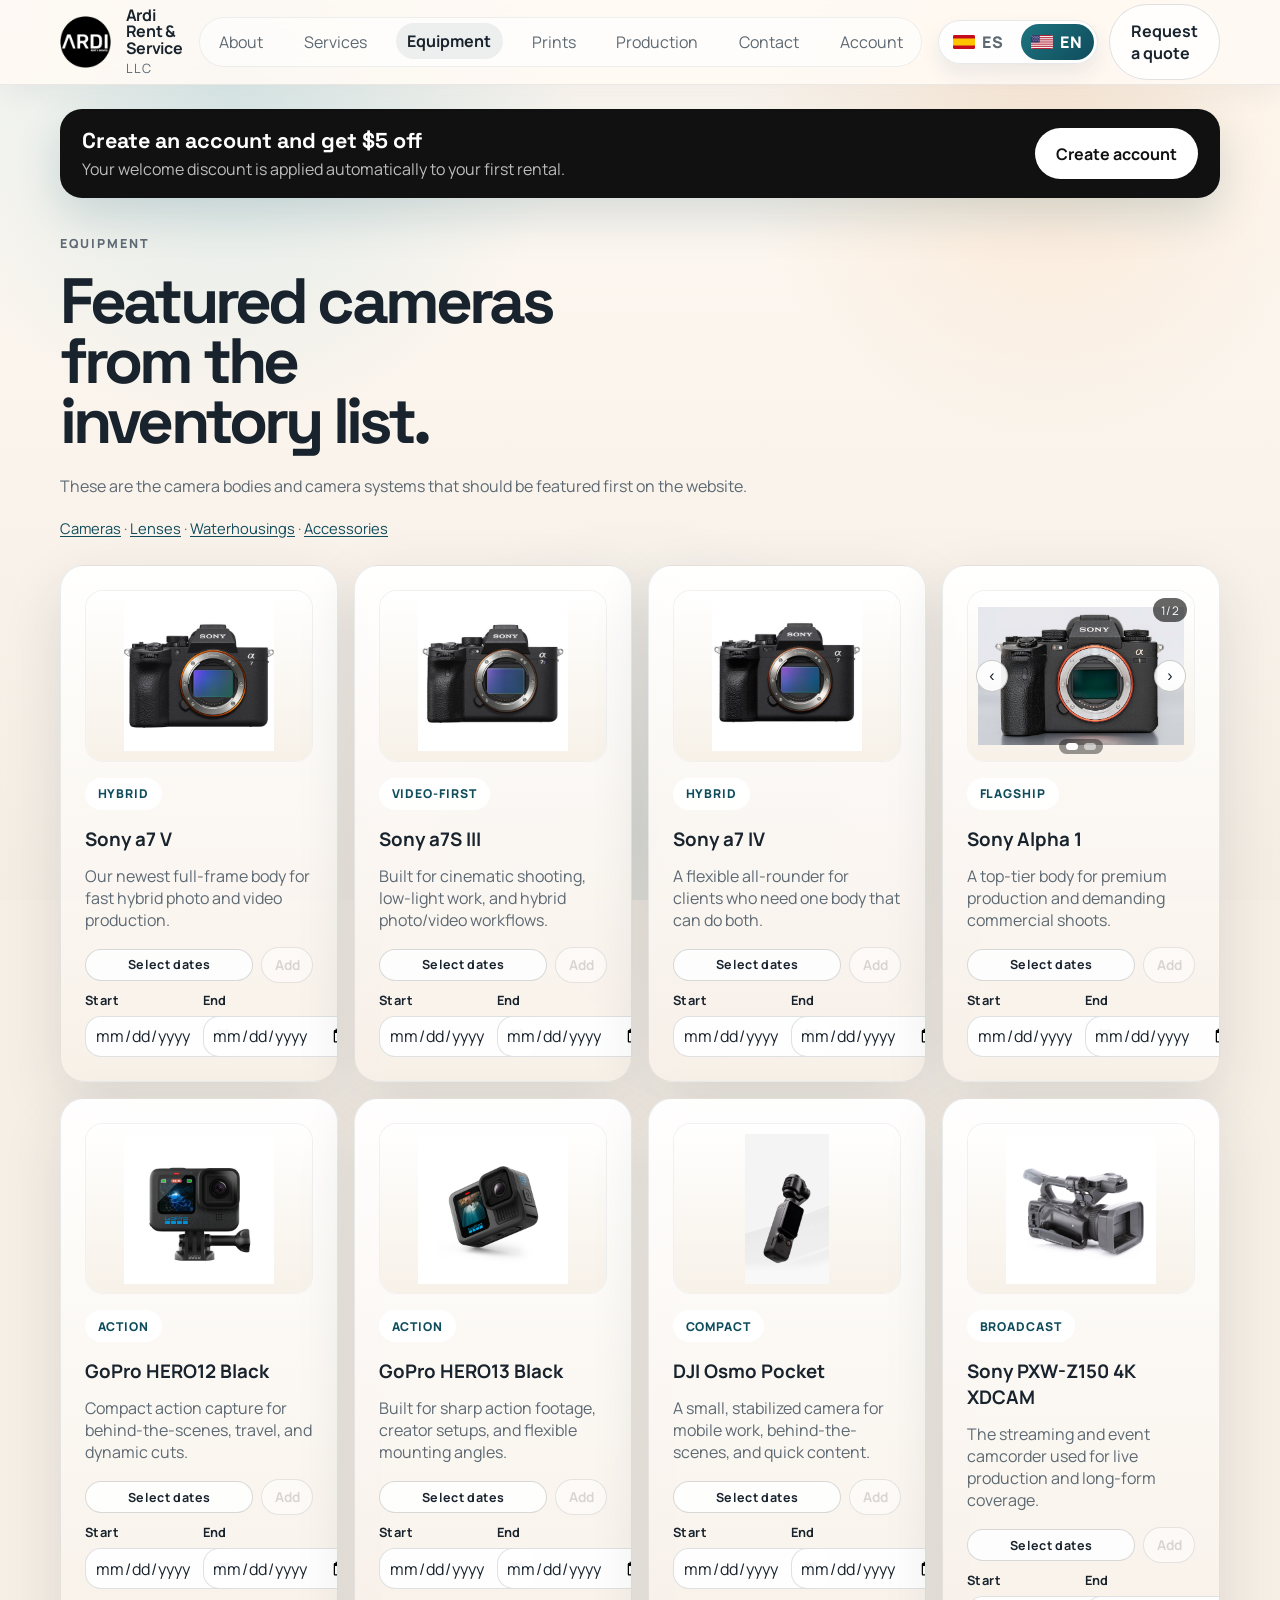
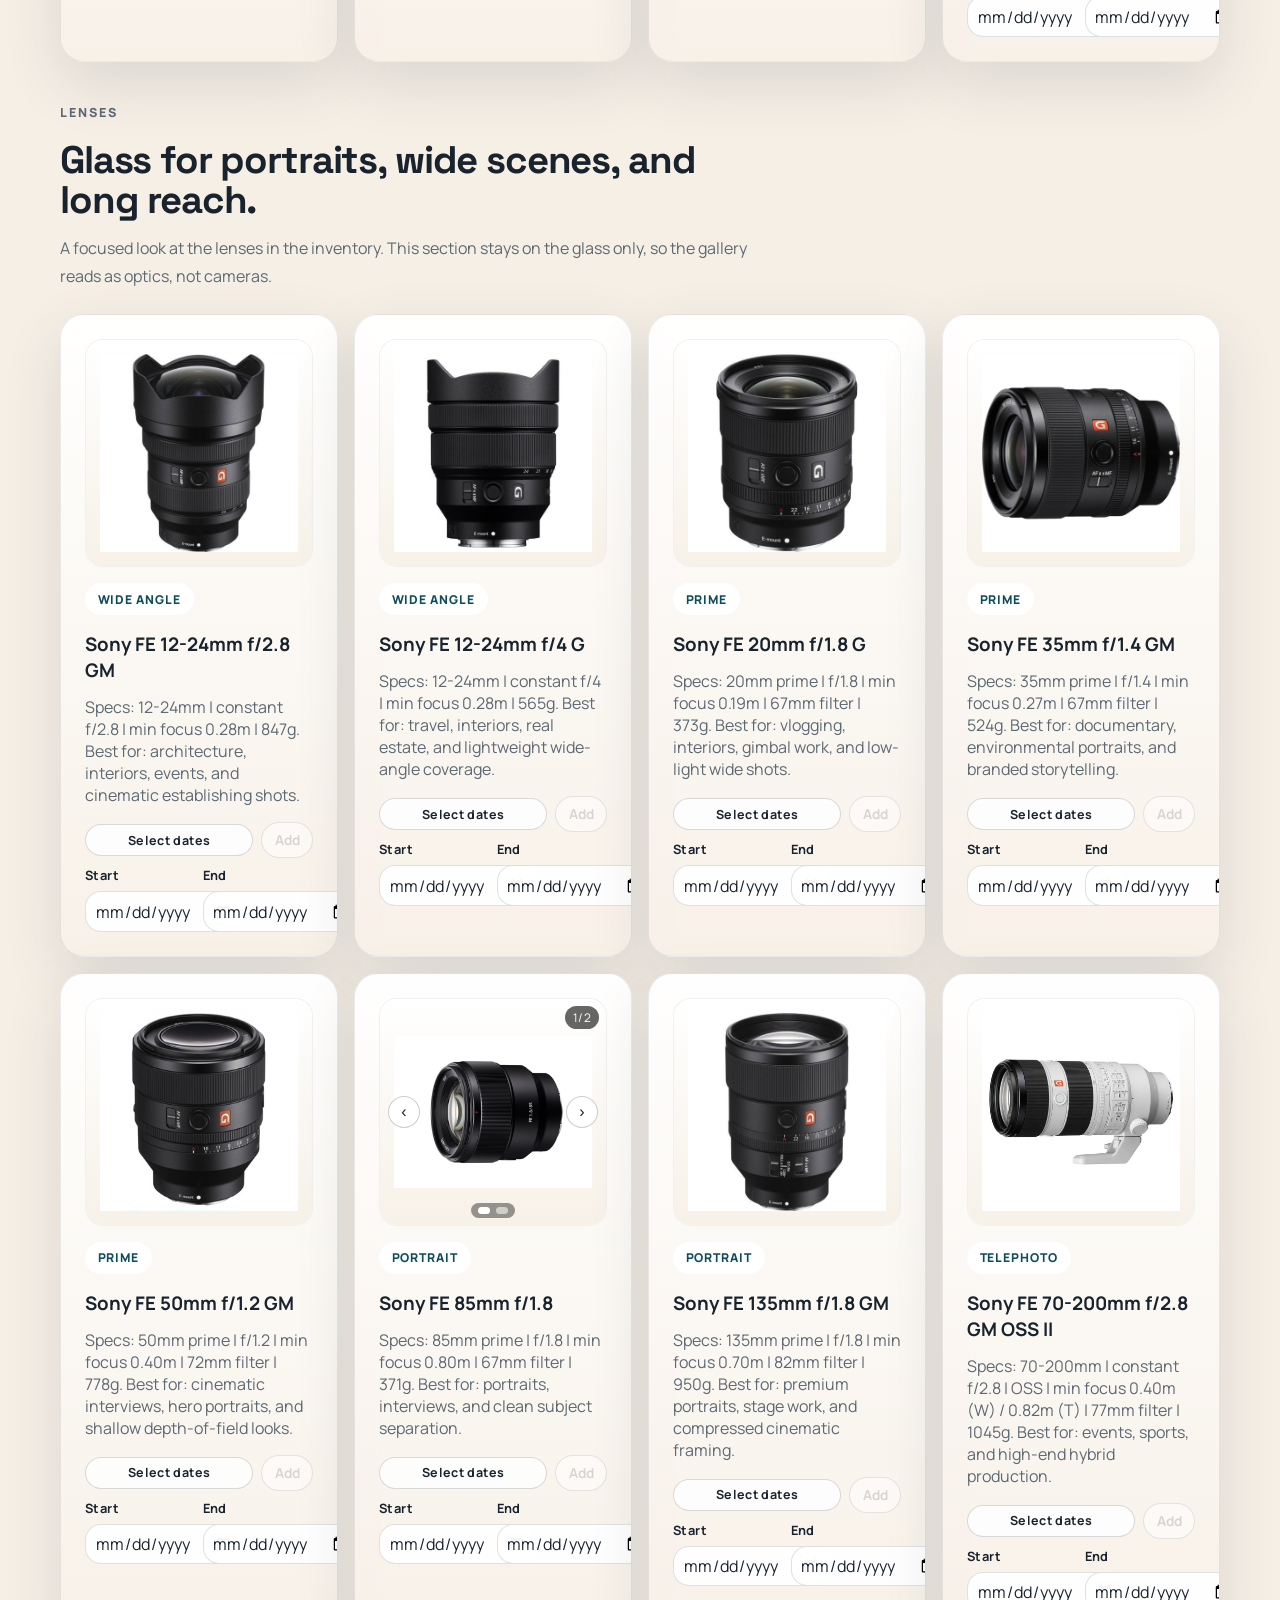
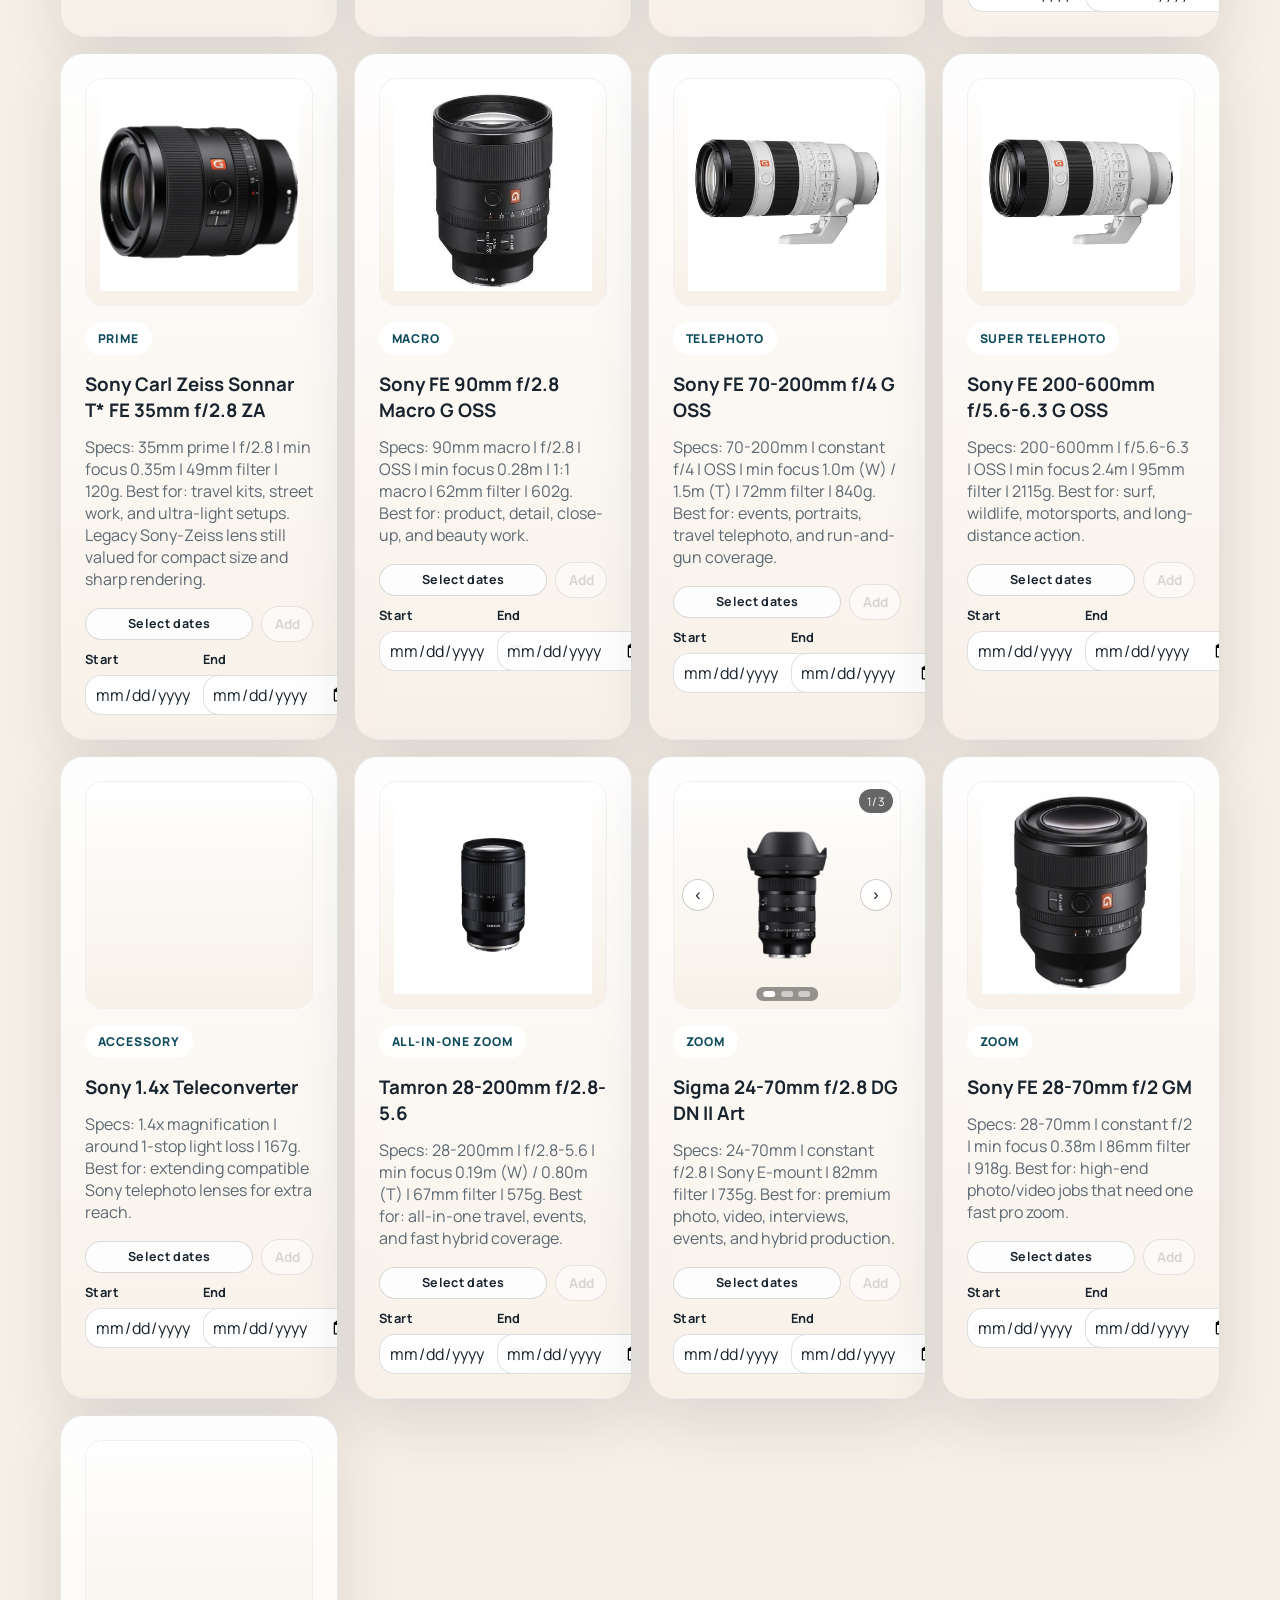
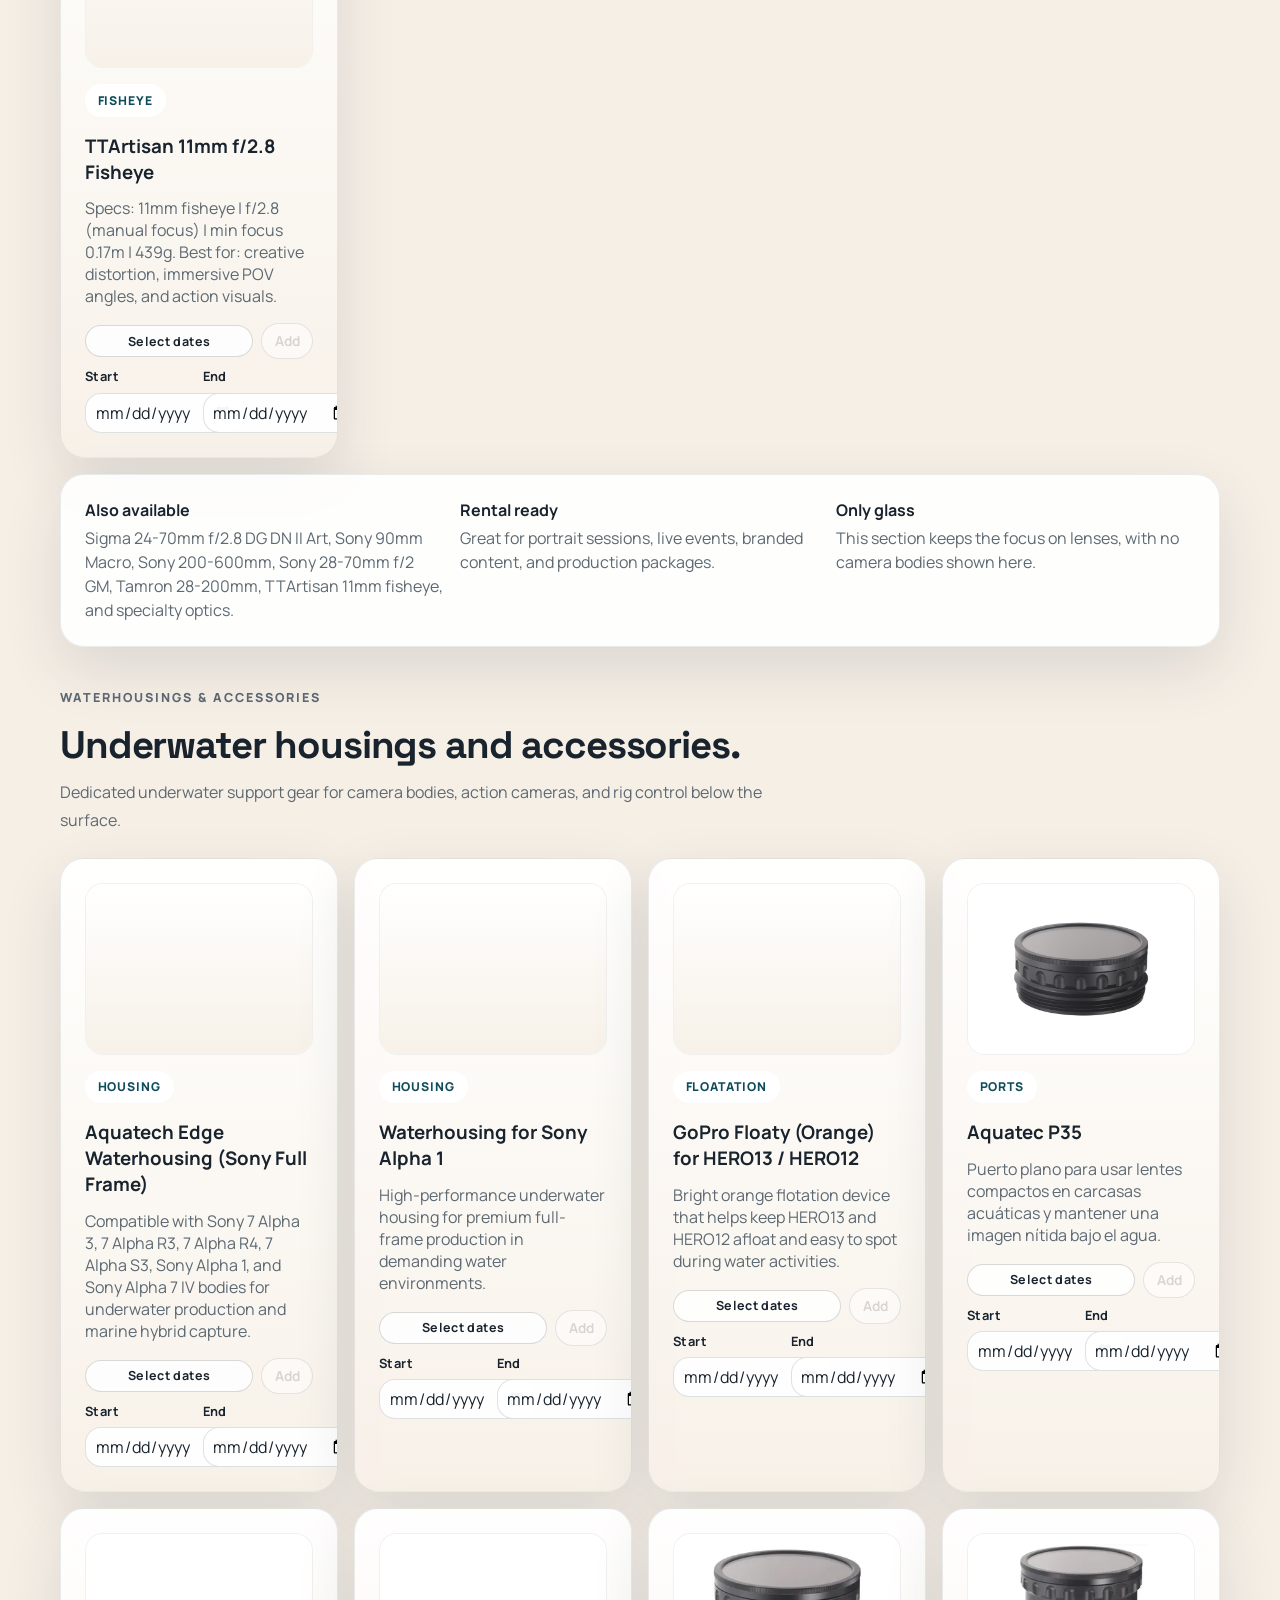
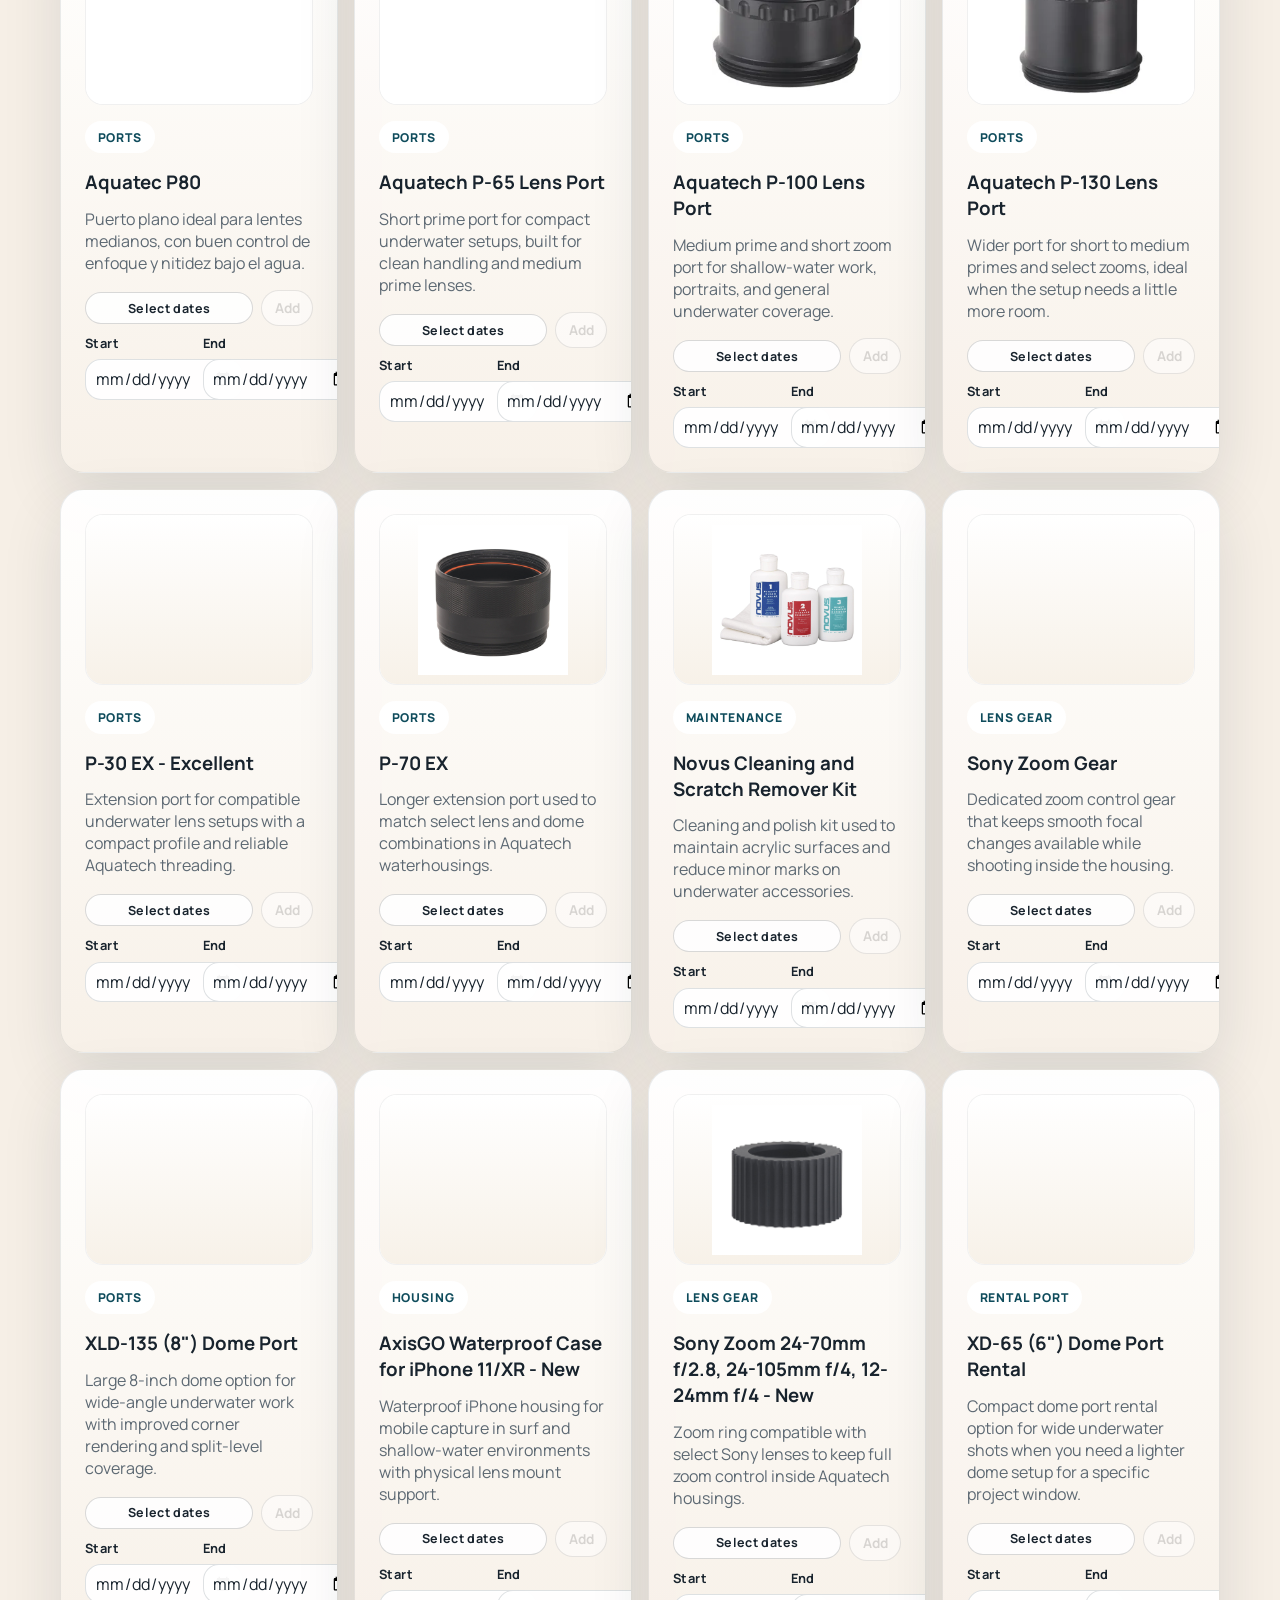
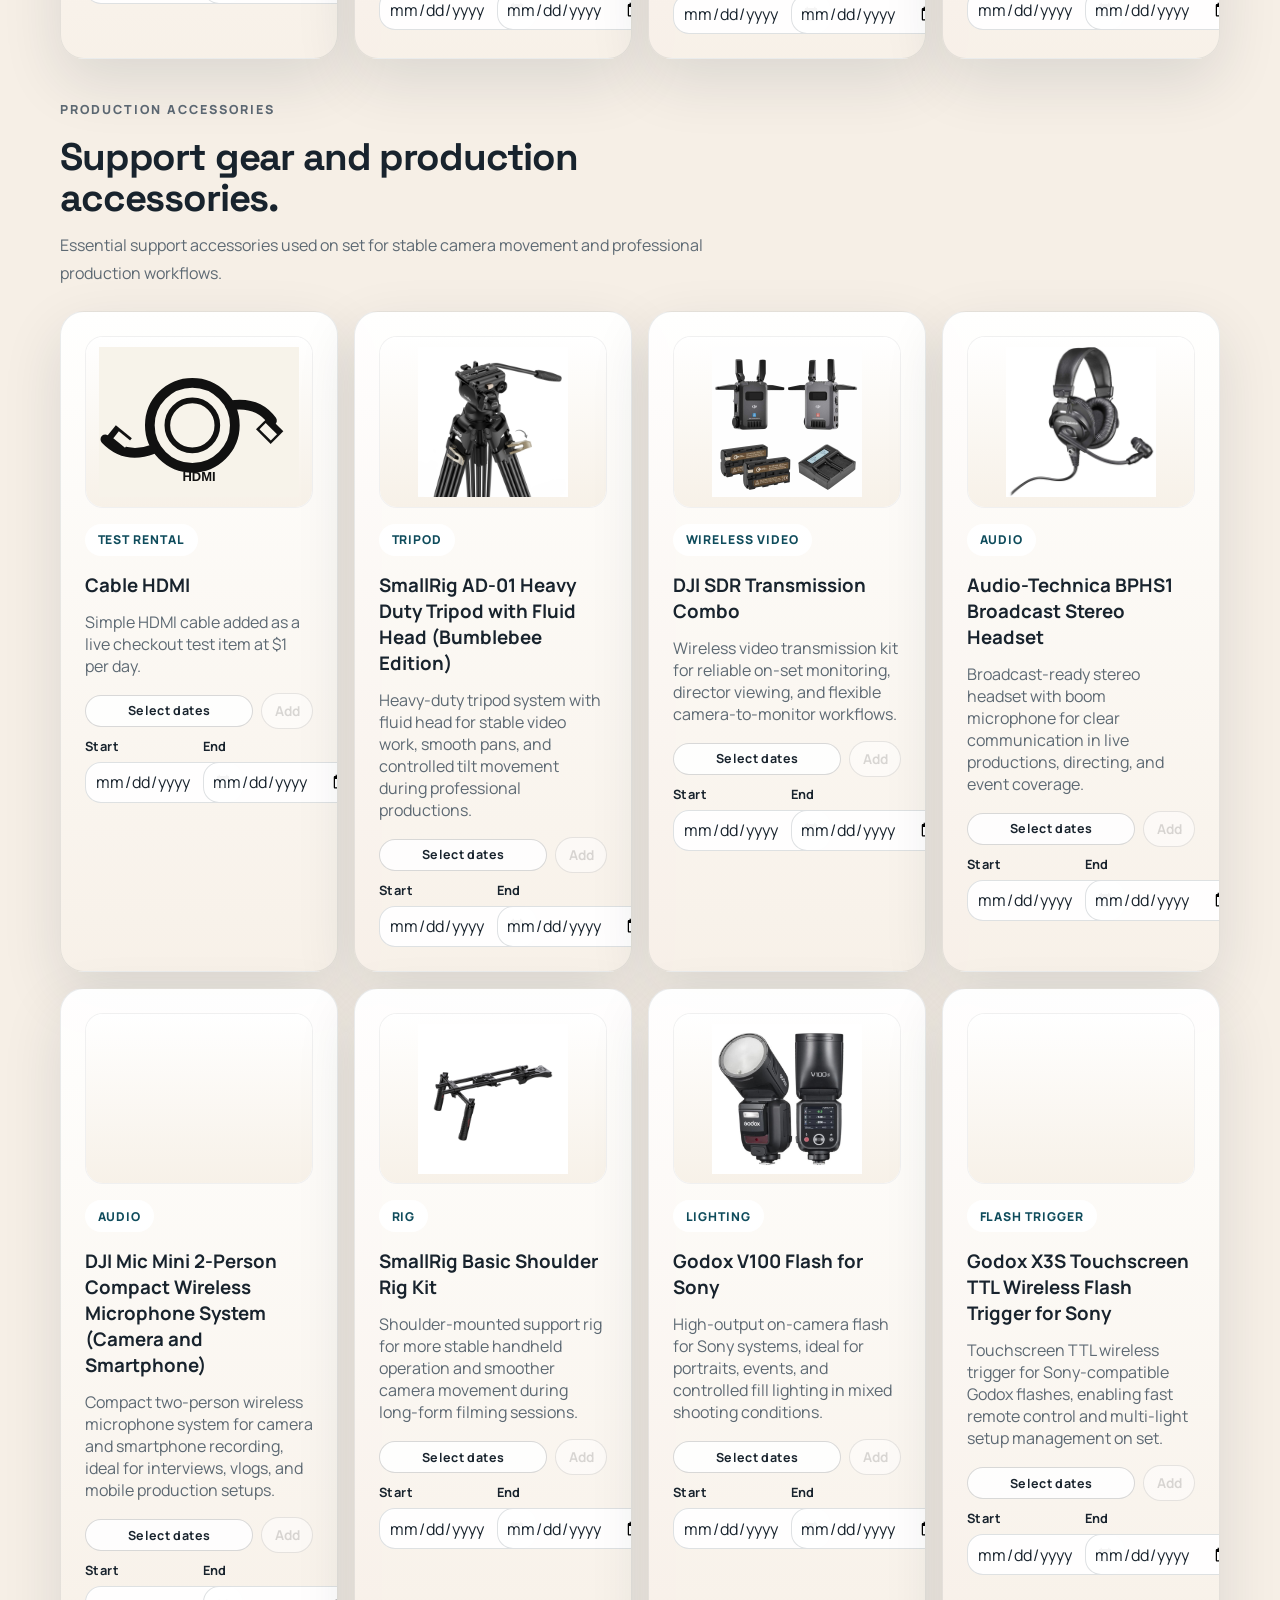
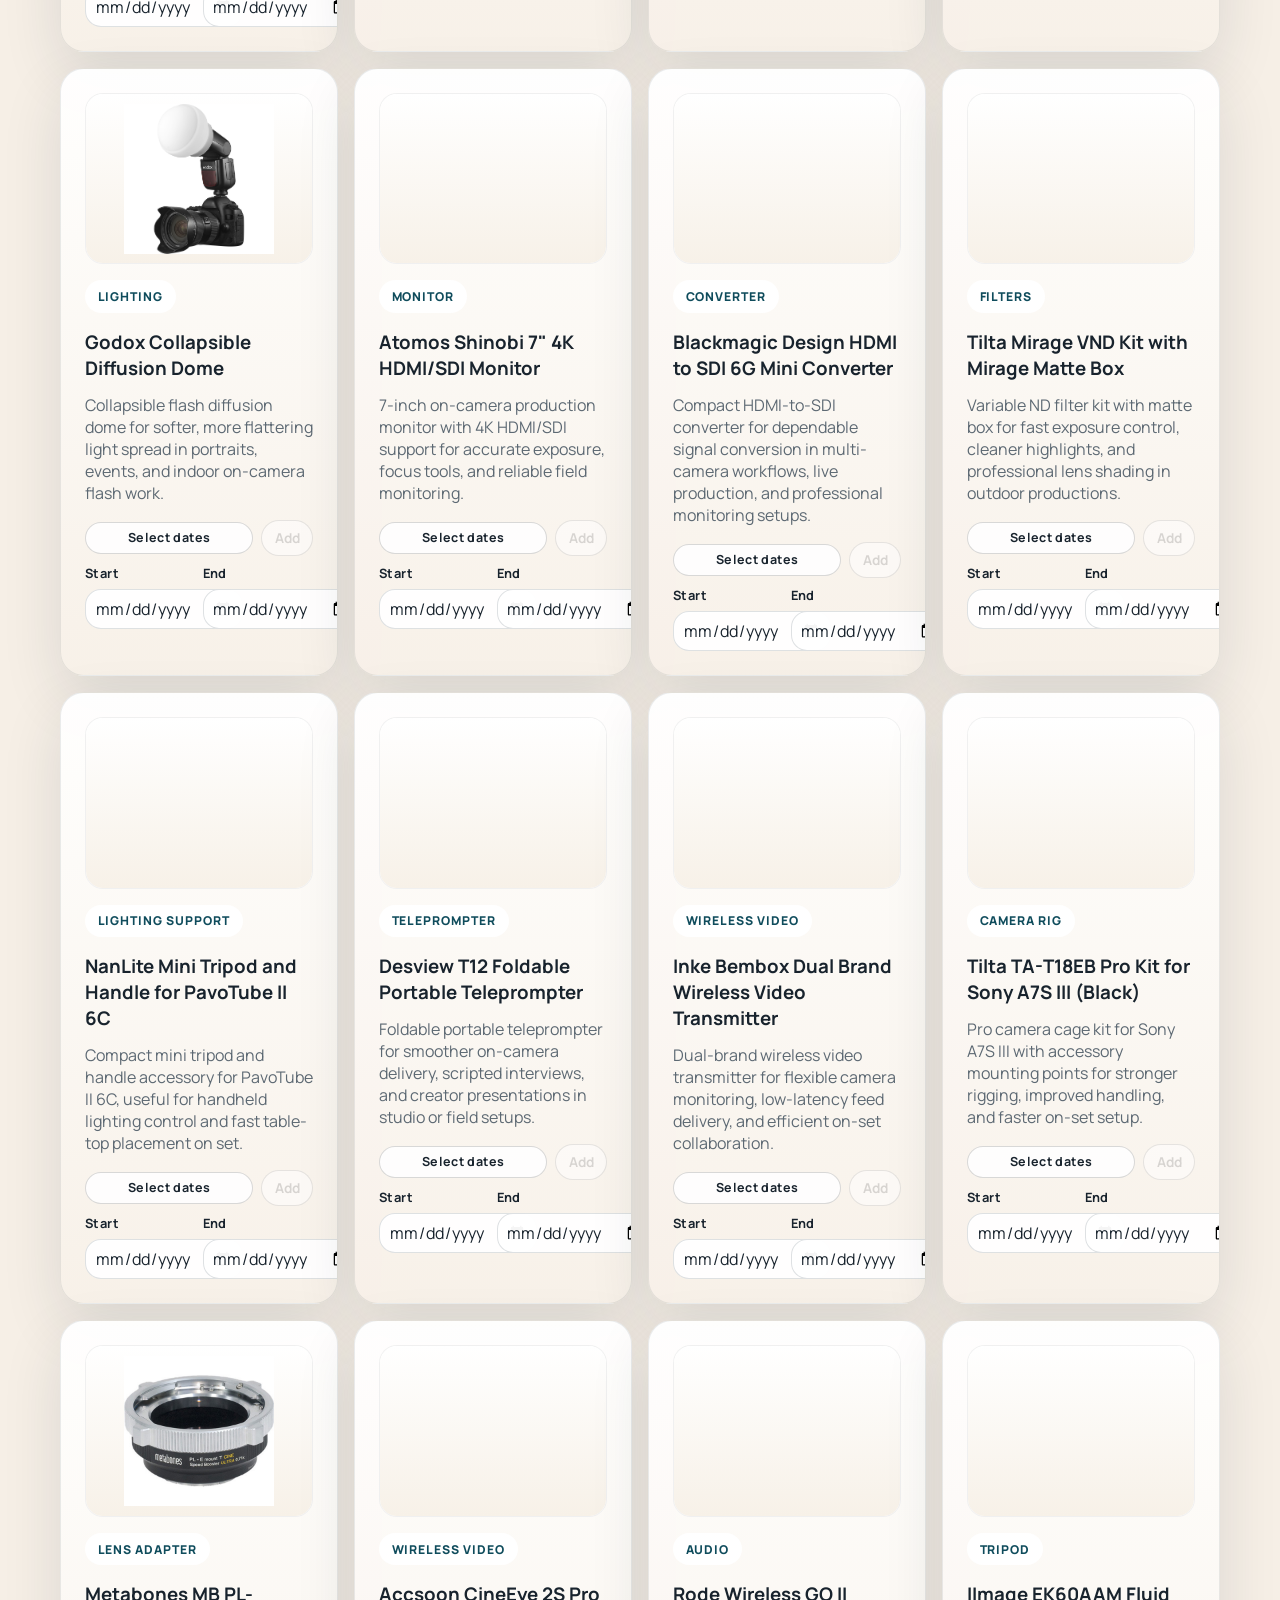
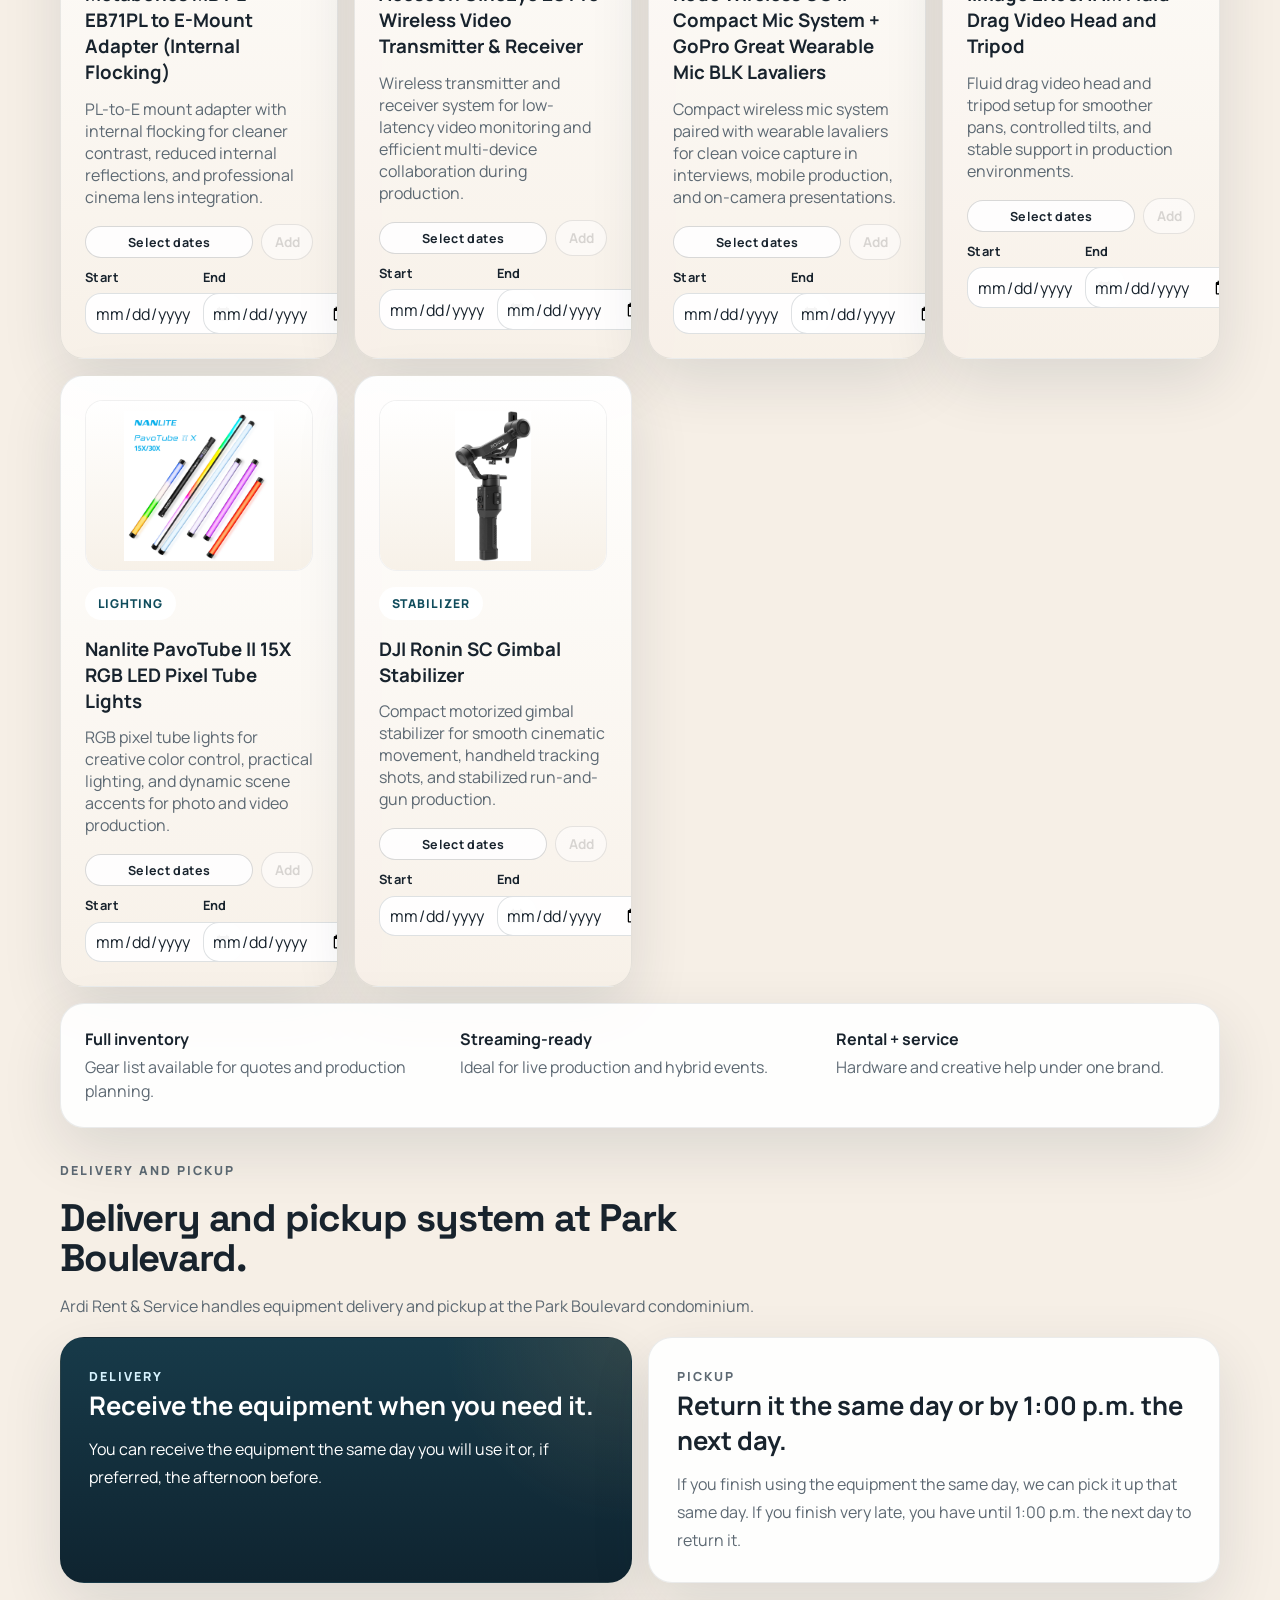
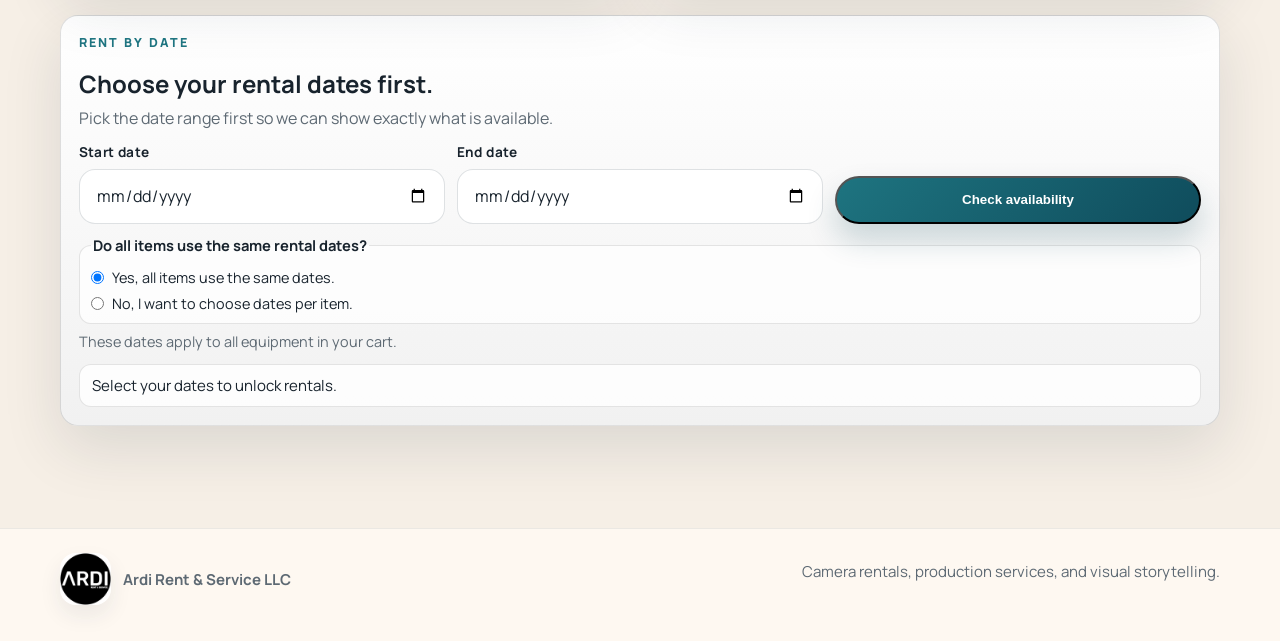
<file: lenses.html>
<!doctype html>
<html lang="en">
  <head>
    <meta charset="UTF-8" />
    <meta name="viewport" content="width=device-width, initial-scale=1.0" />
  <meta name="robots" content="noindex,follow" />
    <title>Redirecting to Equipment</title>
  <link rel="canonical" href="https://www.ardirentservice.com/equipment.html" />
    <meta http-equiv="refresh" content="0; url=equipment.html#equipment-lenses" />
    <script>
      window.location.replace("equipment.html#equipment-lenses");
    </script>
</head>
  <body>
    <p>Redirecting to <a href="equipment.html#equipment-lenses">Equipment > Lenses</a>...</p>
      <script src="assets/visitor-analytics-core.js?v=20260727-v21" defer></script>
    <script src="assets/visitor-analytics.js?v=20260827-v30" defer></script>
  </body>
</html>
</file>
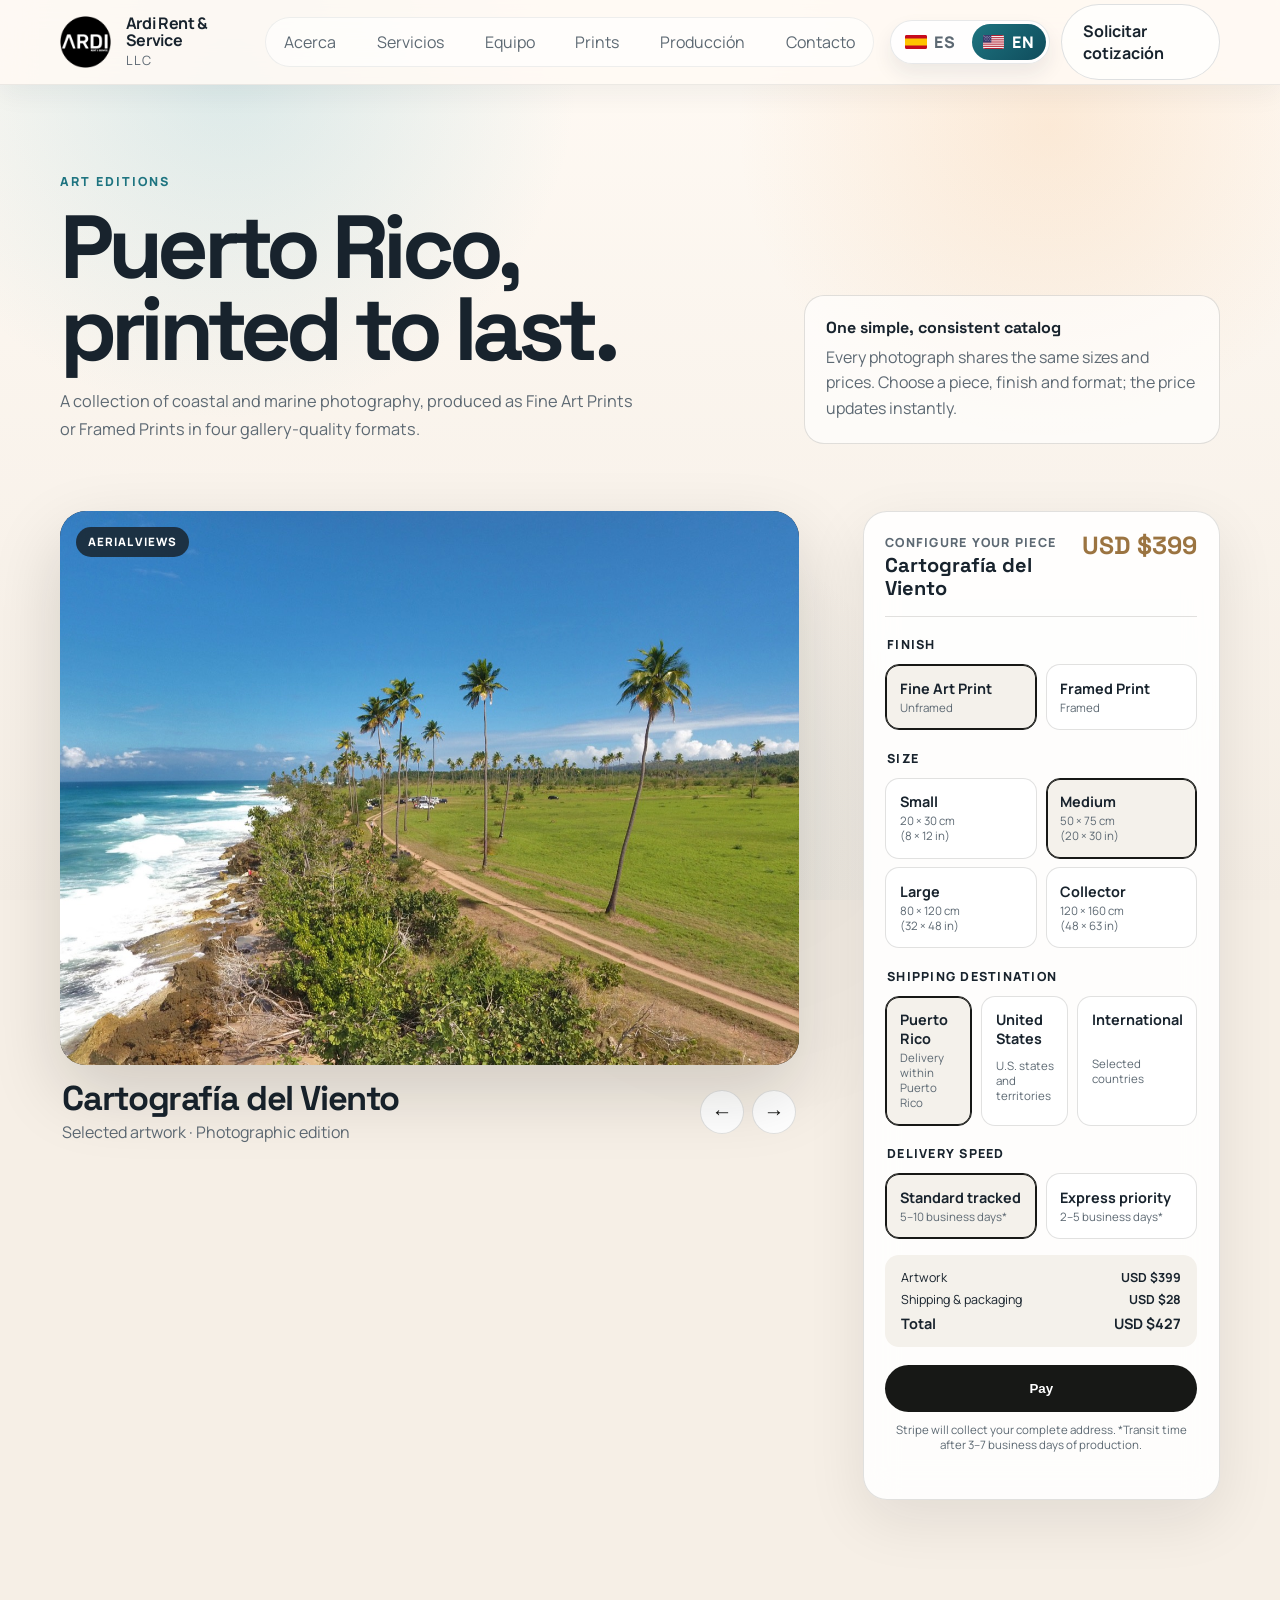
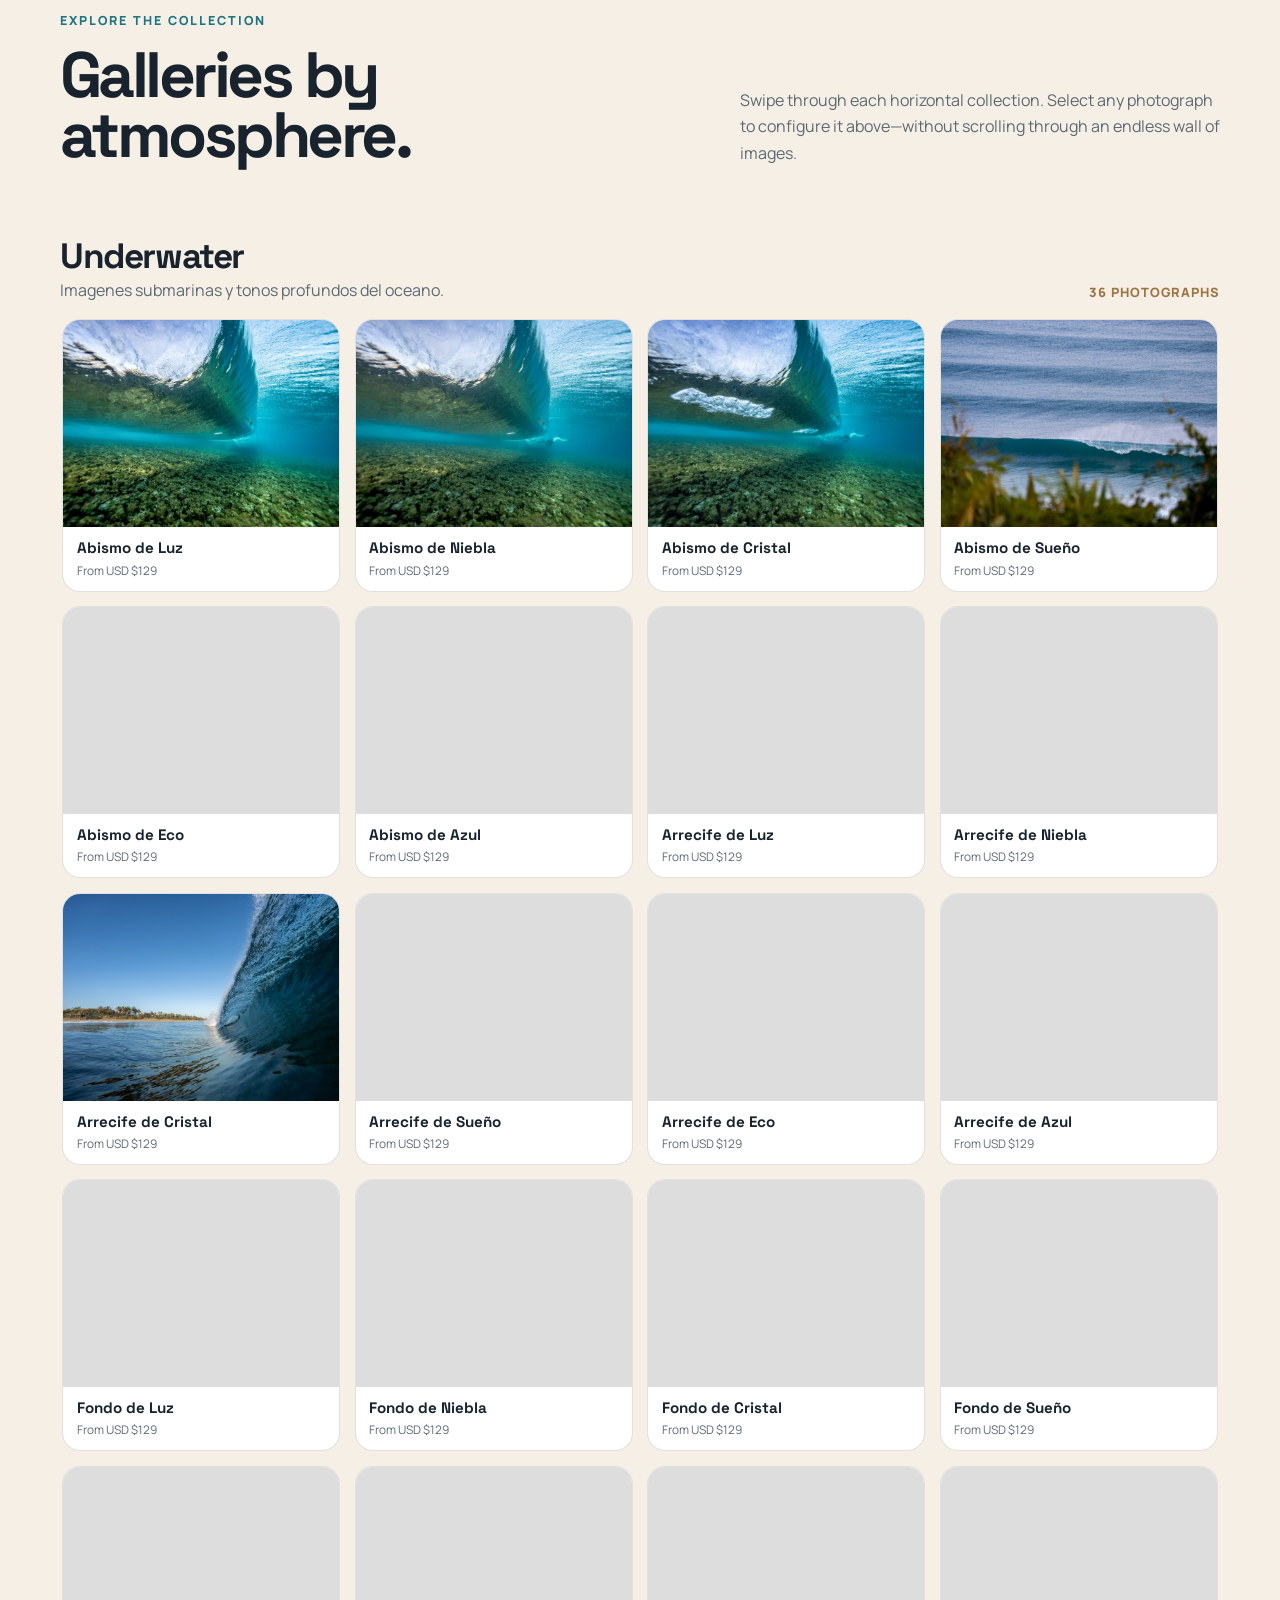
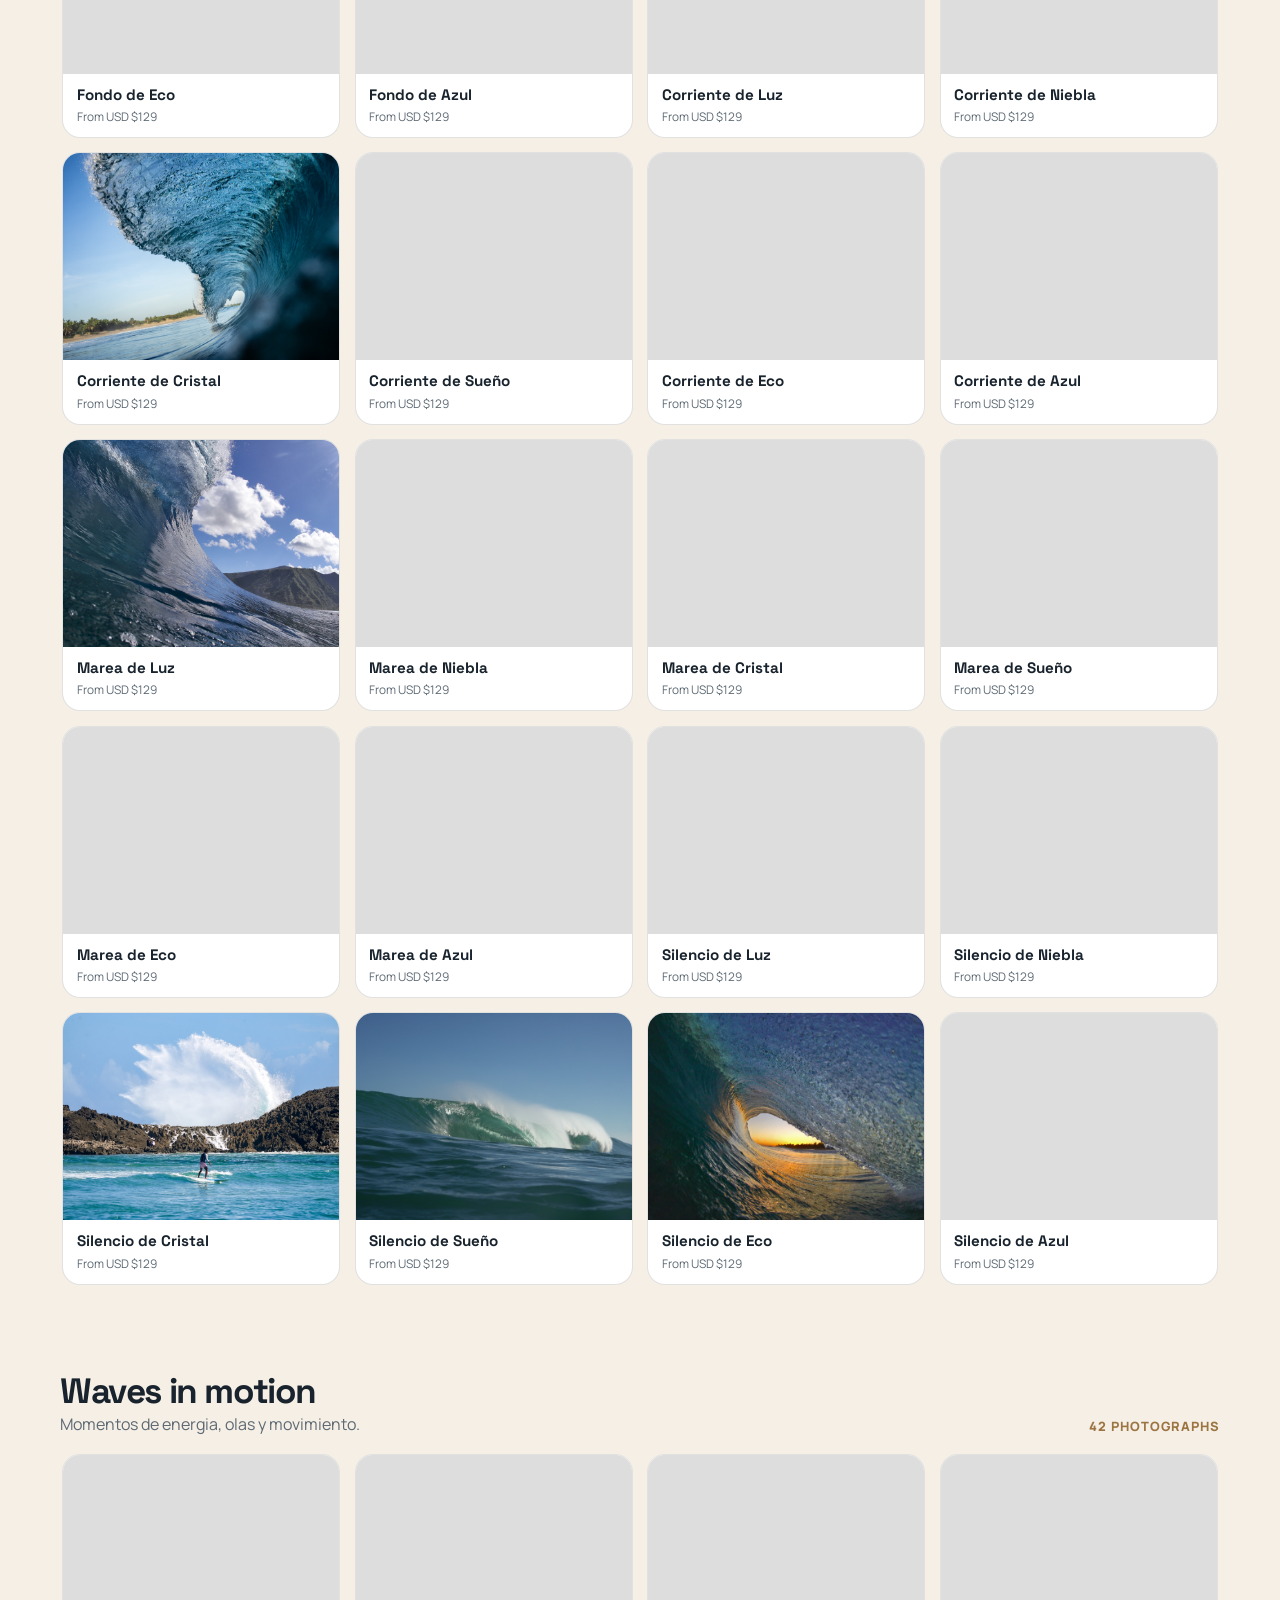
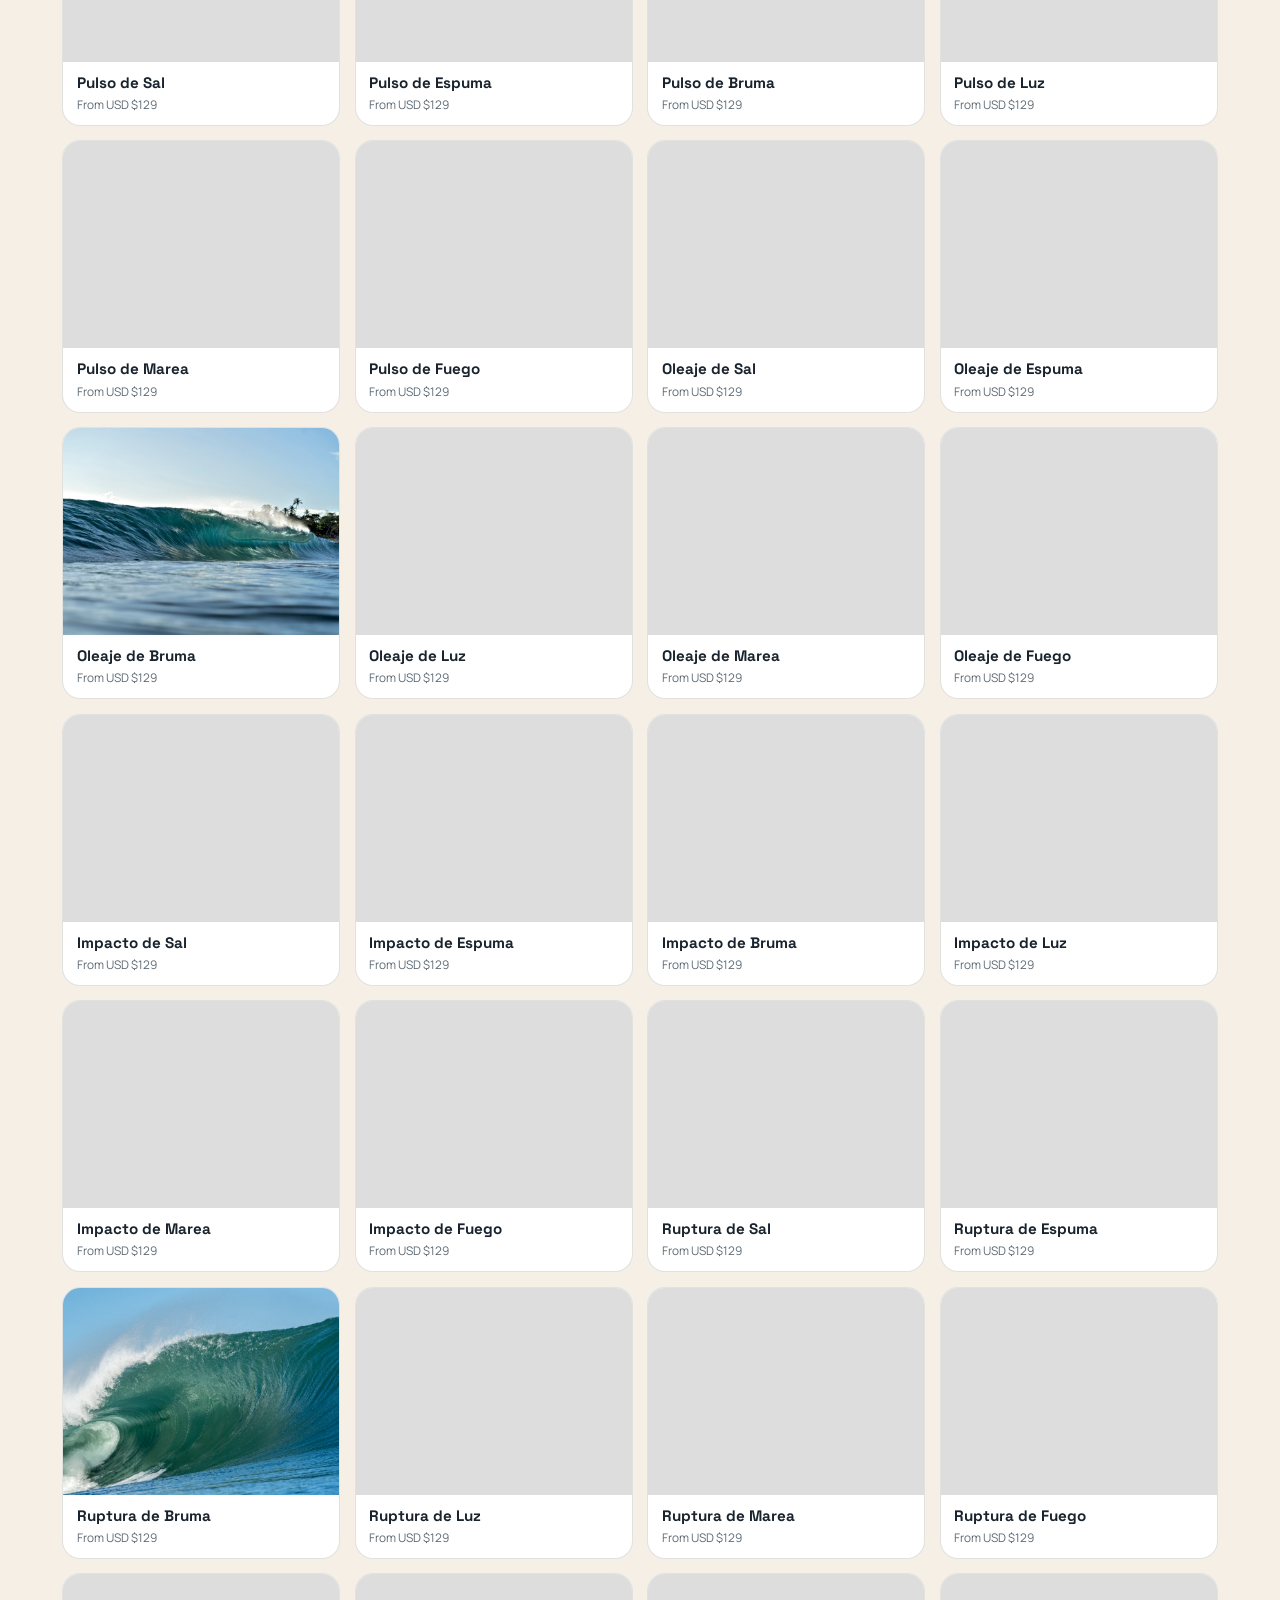
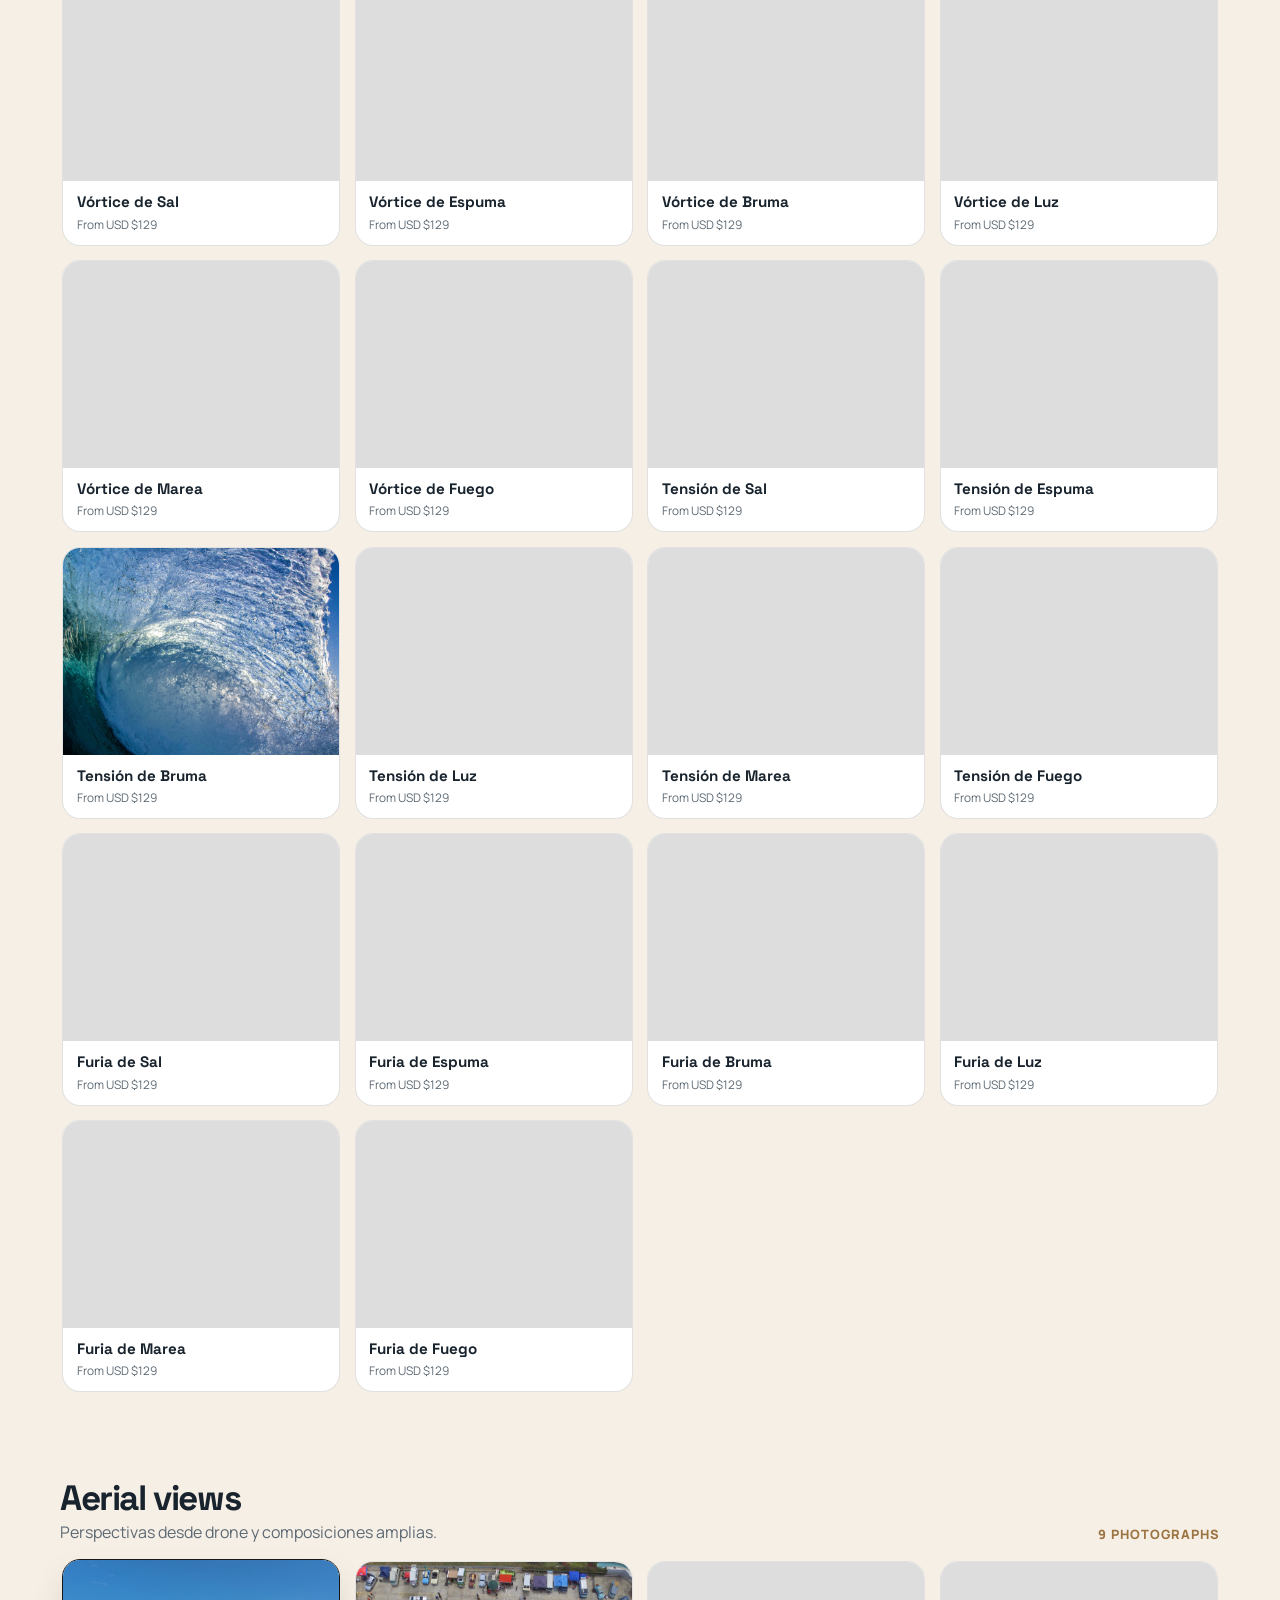
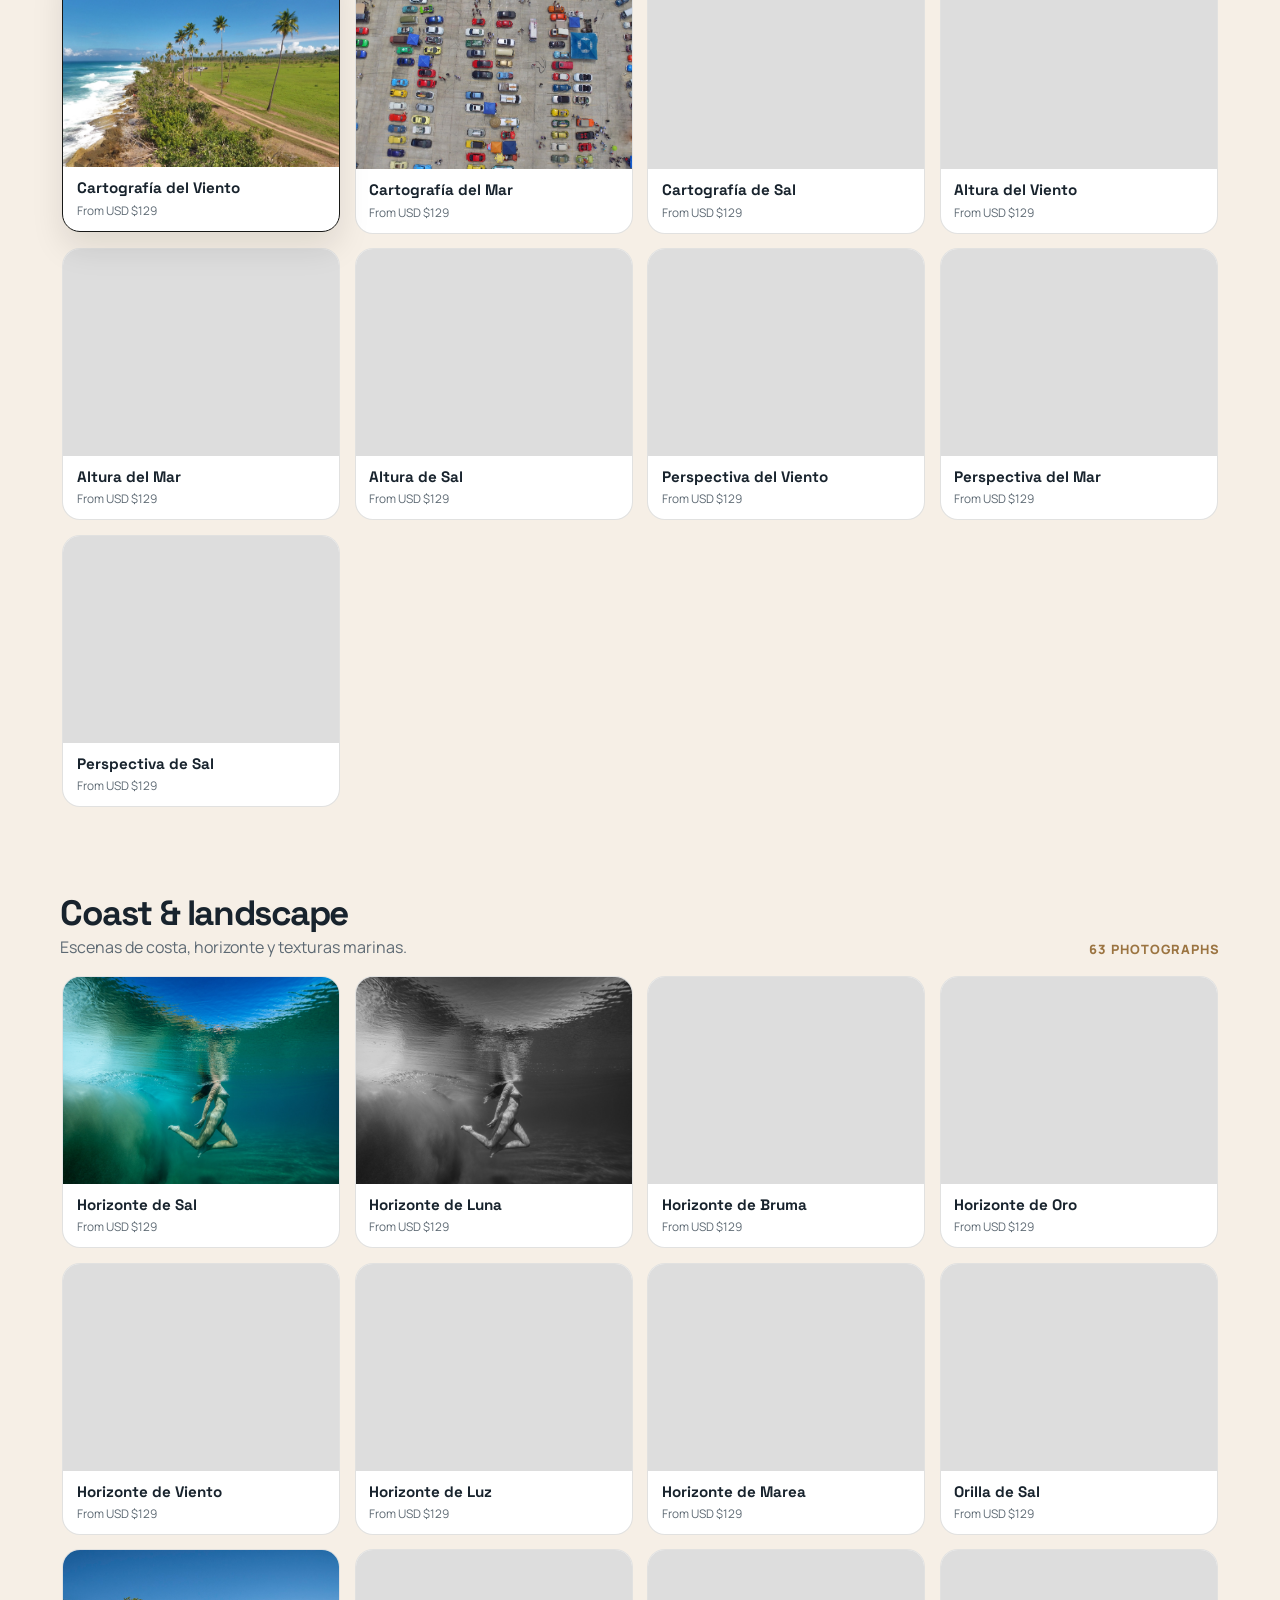
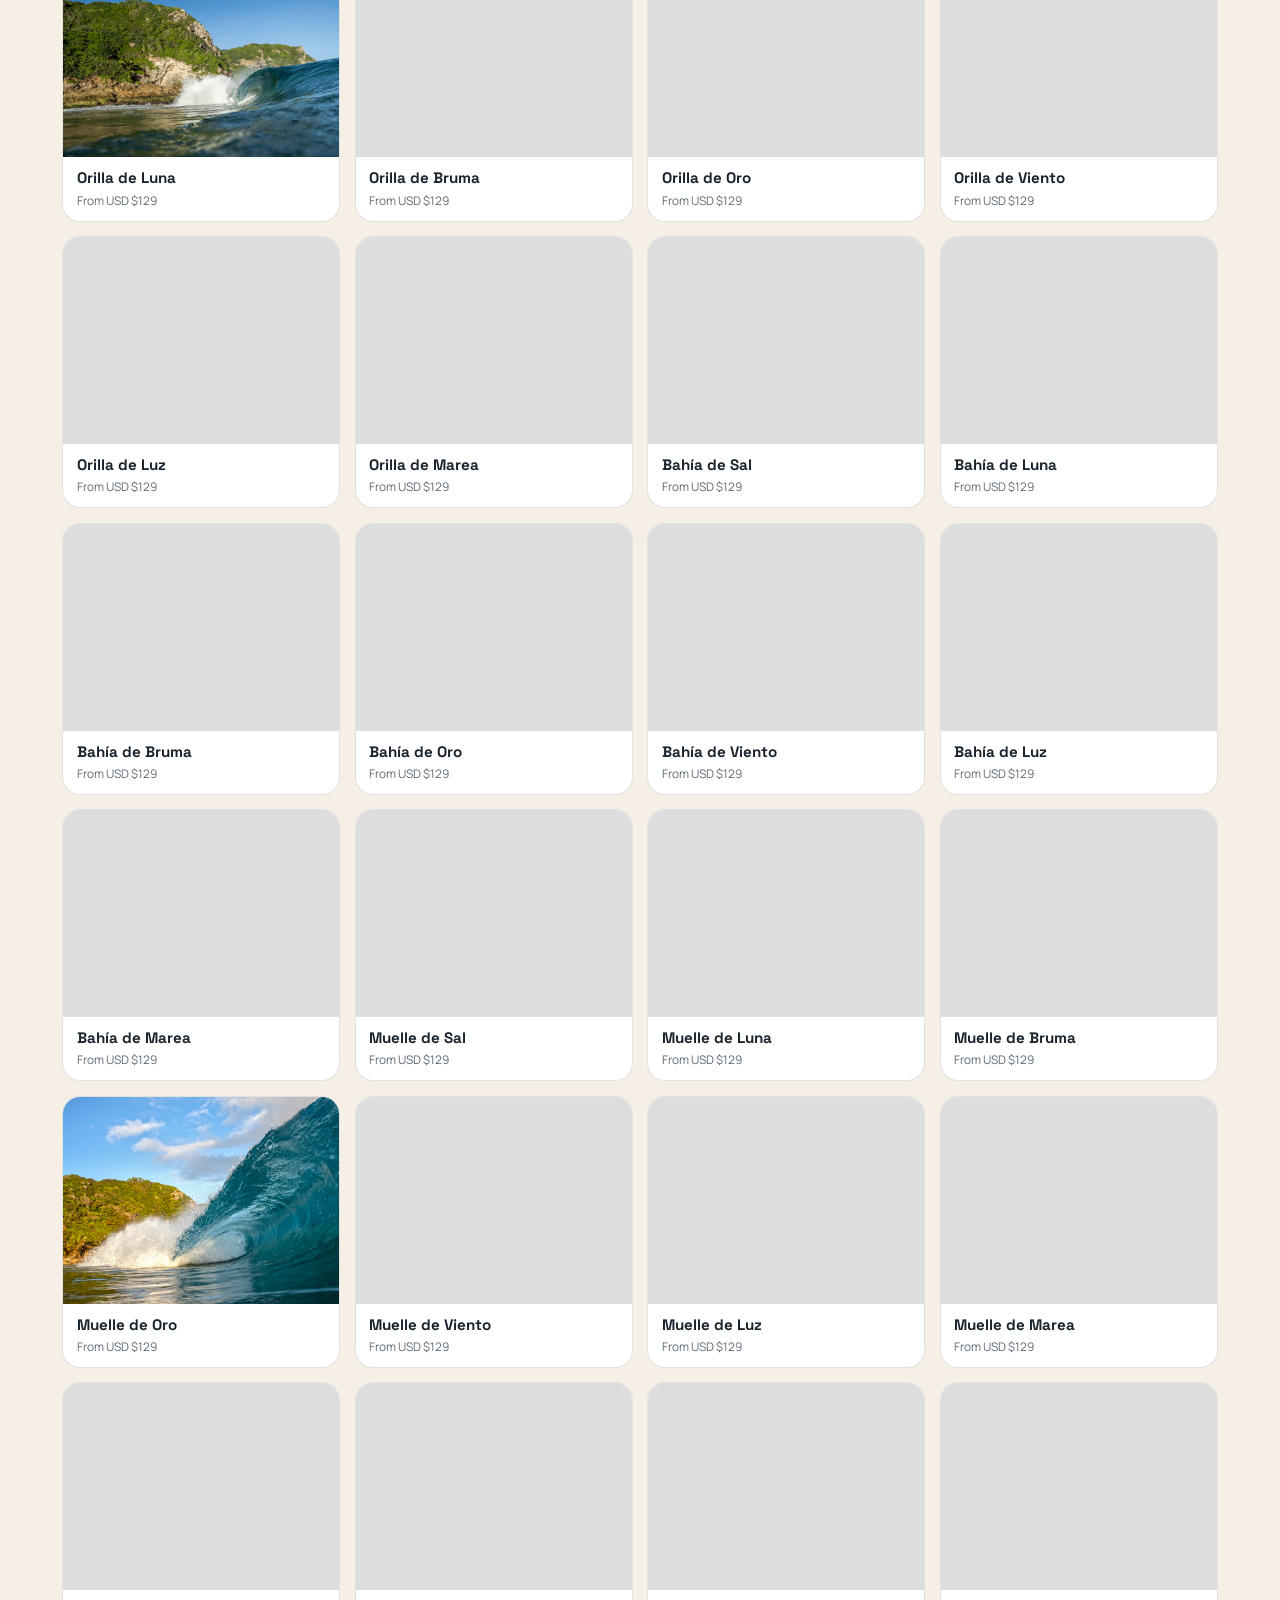
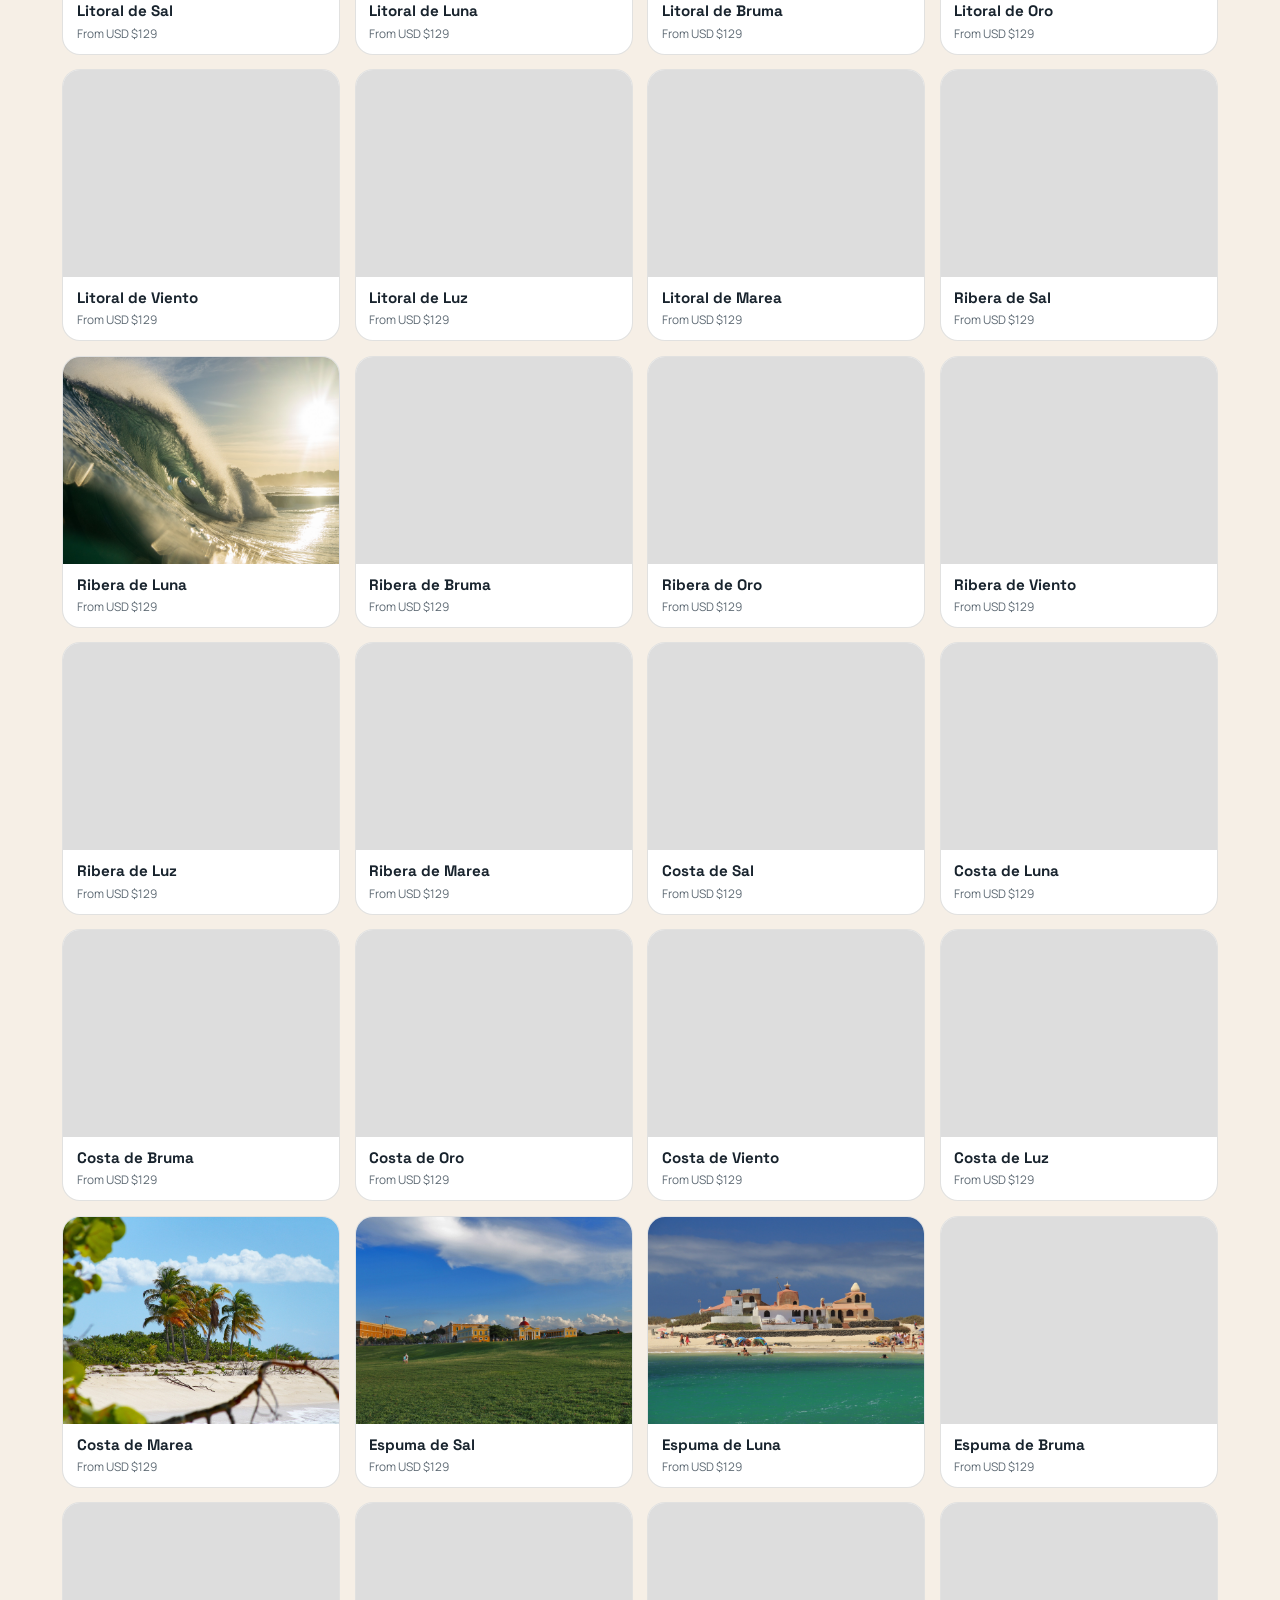
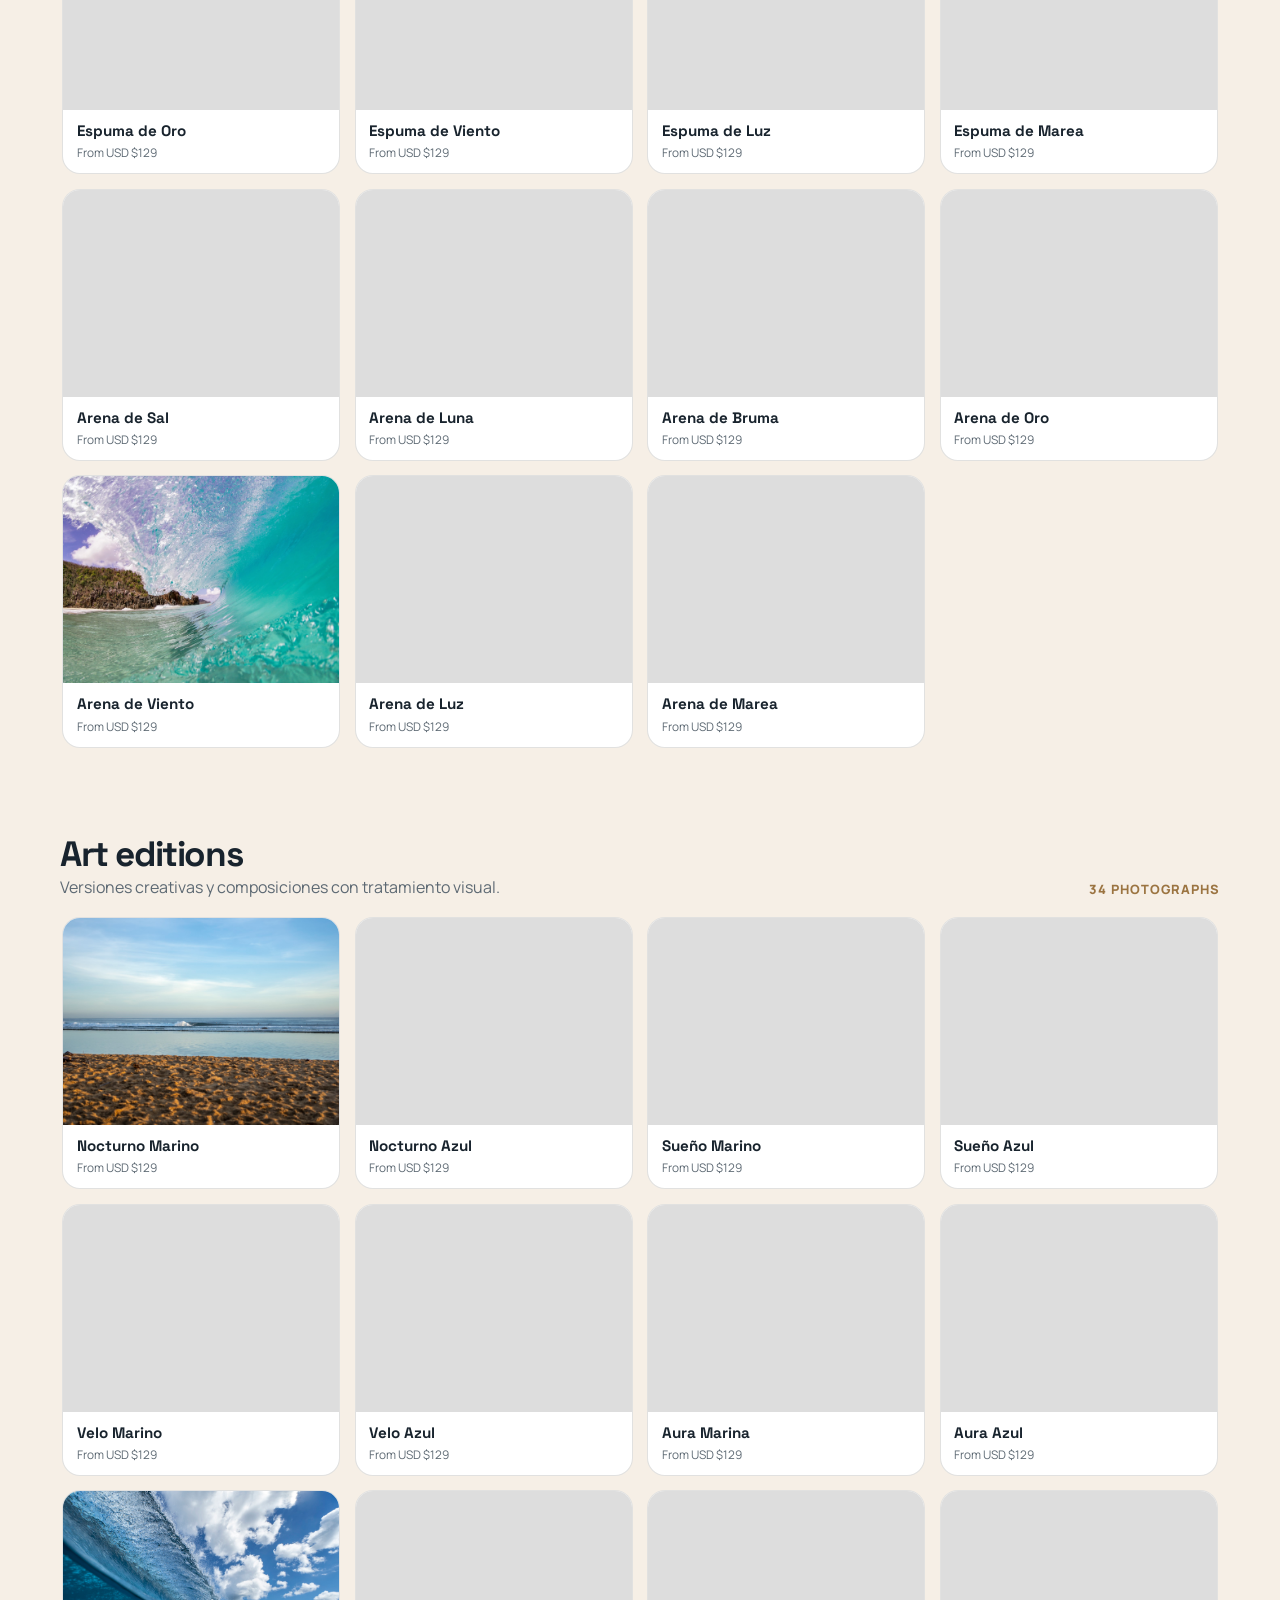
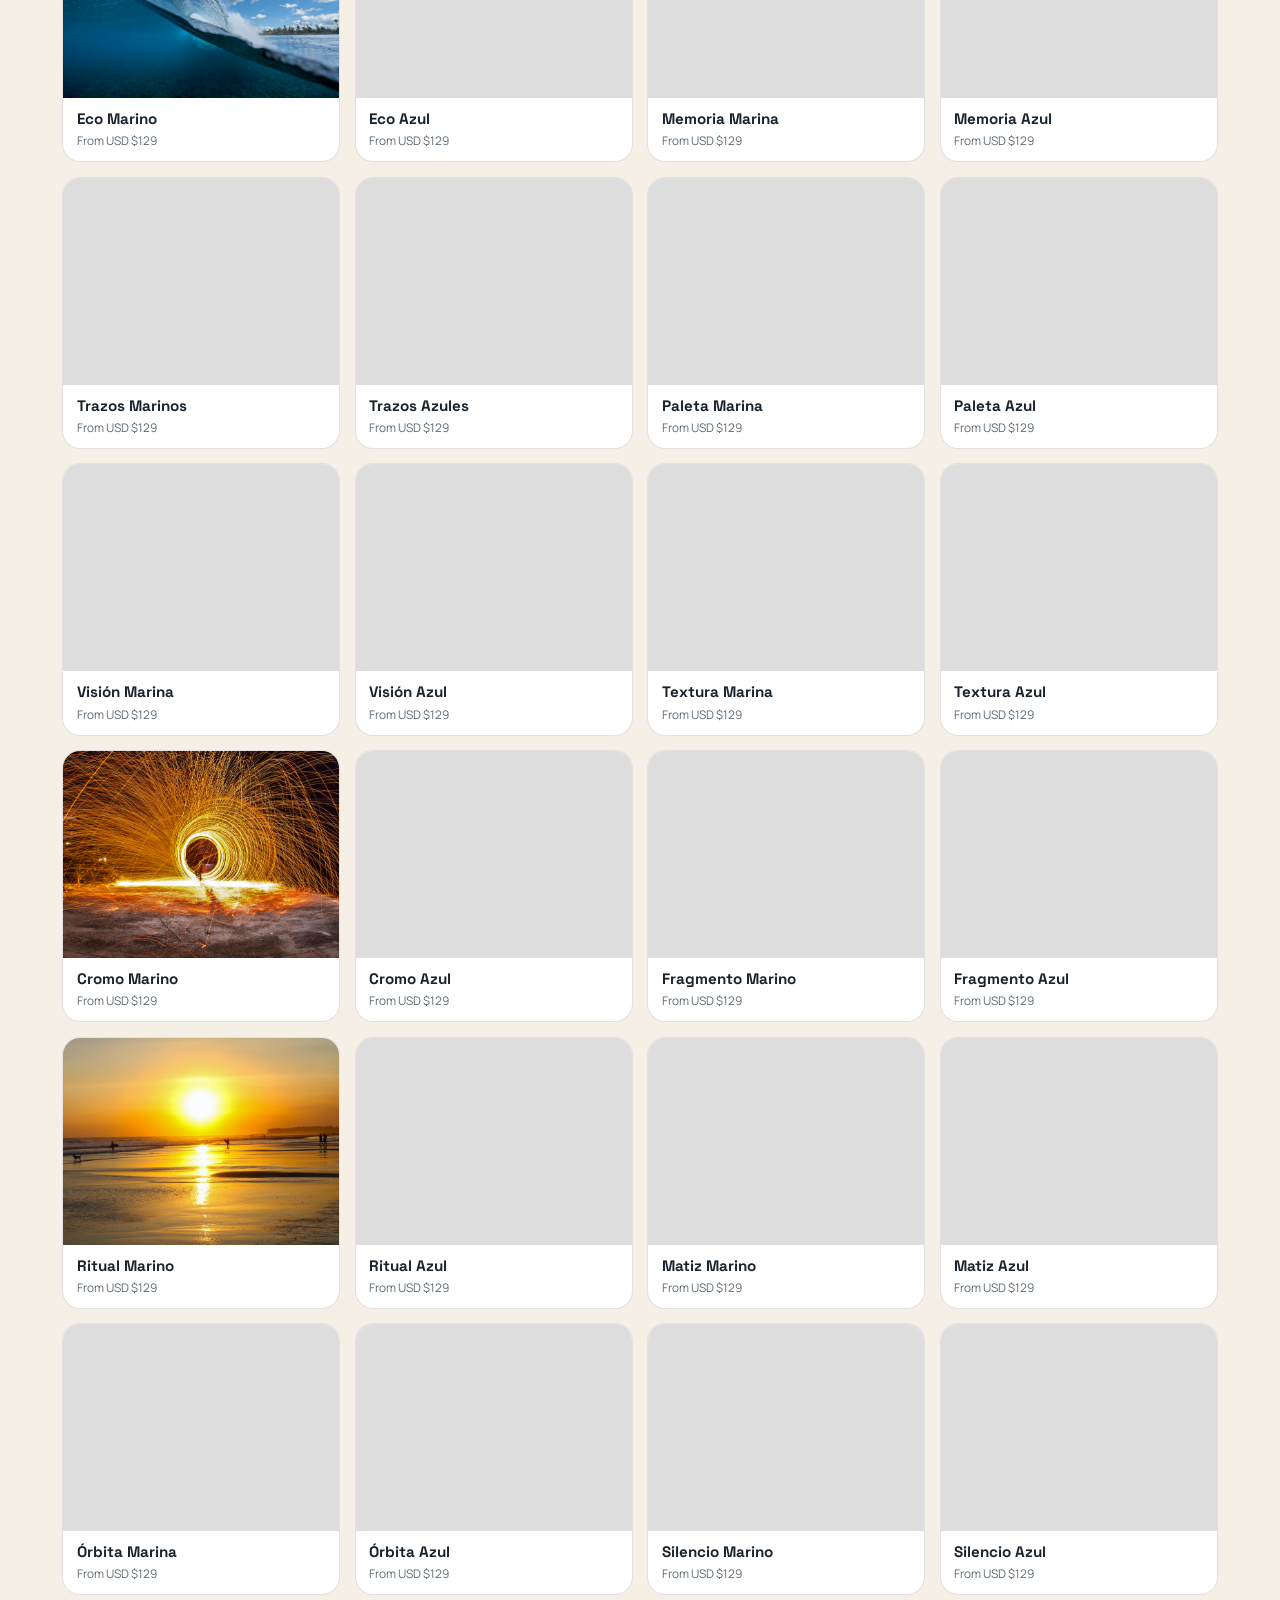
<file: prints.html>
<!doctype html>
<html lang="es">
<head>
  <meta charset="UTF-8" />
  <meta name="viewport" content="width=device-width, initial-scale=1.0" />
  <meta name="description" content="Compra fotografía artística de Puerto Rico como Fine Art Print o Framed Print en tamaños de galería, con pago seguro y envío disponible." />
  <meta name="robots" content="index,follow" />
  <meta name="theme-color" content="#f4f1eb" />
  <title>Fine Art Prints de Puerto Rico | Ardi Rent & Service</title>
  <link rel="canonical" href="https://www.ardirentservice.com/prints.html" />
  <meta property="og:type" content="website" />
  <meta property="og:site_name" content="Ardi Rent & Service LLC" />
  <meta property="og:image" content="https://www.ardirentservice.com/assets/logos/logo-black-square.png" />
  <meta name="twitter:card" content="summary_large_image" />
  <meta name="twitter:image" content="https://www.ardirentservice.com/assets/logos/logo-black-square.png" />
  <meta property="og:title" content="Fine Art Prints de Puerto Rico | Ardi Rent & Service" />
  <meta property="og:description" content="Compra fotografía artística de Puerto Rico como Fine Art Print o Framed Print en tamaños de galería, con pago seguro y envío disponible." />
  <meta property="og:url" content="https://www.ardirentservice.com/prints.html" />
  <meta name="twitter:title" content="Fine Art Prints de Puerto Rico | Ardi Rent & Service" />
  <meta name="twitter:description" content="Compra fotografía artística de Puerto Rico como Fine Art Print o Framed Print en tamaños de galería, con pago seguro y envío disponible." />
  <link rel="icon" href="assets/logos/logo-black-square.png" />
  <link rel="apple-touch-icon" href="assets/logos/logo-black-square.png" />
  <link rel="preconnect" href="https://fonts.googleapis.com" />
  <link rel="preconnect" href="https://fonts.gstatic.com" crossorigin />
  <link href="https://fonts.googleapis.com/css2?family=Manrope:wght@400;500;600;700;800&family=Space+Grotesk:wght@500;700&display=swap" rel="stylesheet" />
  <link rel="stylesheet" href="assets/styles.css?v=20260506-restore-state" />
  <link rel="stylesheet" href="assets/friendly-theme.css?v=20260804-friendlier-layout" />
  <style>
    :root { --print-ink:#171816; --print-cream:#f4f1eb; --print-gold:#9b7441; --print-line:rgba(23,24,22,.13); }
    .prints-hero{padding:clamp(2rem,7vw,5.5rem) 0 2rem}.prints-hero-grid{display:grid;grid-template-columns:minmax(0,1.1fr) minmax(280px,.7fr);gap:clamp(2rem,7vw,6rem);align-items:end}
    .prints-hero h1{max-width:11ch;margin:.35rem 0 1rem;font:700 clamp(2.7rem,7vw,6.6rem)/.92 "Space Grotesk",sans-serif;letter-spacing:-.065em}.prints-hero-copy{max-width:58ch;margin:0;color:var(--muted);font-size:1.02rem;line-height:1.75}
    .catalog-note{padding:1.35rem;border:1px solid var(--print-line);border-radius:20px;background:rgba(255,255,255,.62)}.catalog-note strong{display:block;margin-bottom:.4rem;font-family:"Space Grotesk",sans-serif}.catalog-note p{margin:0;color:var(--muted);line-height:1.6}
    .shop-shell{display:grid;grid-template-columns:minmax(0,1.55fr) minmax(310px,.75fr);gap:clamp(1.5rem,5vw,4rem);align-items:start}.featured-viewer{min-width:0}.featured-frame{position:relative;overflow:hidden;aspect-ratio:4/3;border-radius:26px;background:#181916;box-shadow:0 28px 70px rgba(20,18,14,.16)}.featured-frame img{width:100%;height:100%;object-fit:cover;display:block}.featured-badge{position:absolute;top:1rem;left:1rem;padding:.45rem .75rem;border-radius:999px;background:rgba(20,20,18,.72);color:#fff;font-size:.72rem;font-weight:800;letter-spacing:.08em;text-transform:uppercase;backdrop-filter:blur(10px)}
    .featured-meta{display:flex;justify-content:space-between;gap:1rem;align-items:center;padding:1rem .15rem}.featured-meta h2{margin:0;font:700 clamp(1.45rem,3vw,2.15rem)/1 "Space Grotesk",sans-serif;letter-spacing:-.04em}.featured-meta p{margin:.35rem 0 0;color:var(--muted)}.featured-controls{display:flex;gap:.5rem}.round-control{display:grid;place-items:center;width:44px;height:44px;border:1px solid var(--print-line);border-radius:50%;background:#fff;color:var(--print-ink);font-size:1.3rem;cursor:pointer}.round-control:hover,.round-control:focus-visible{background:var(--print-ink);color:#fff}
    .configurator{position:sticky;top:6.5rem;padding:1.35rem;border:1px solid var(--print-line);border-radius:24px;background:rgba(255,255,255,.88);box-shadow:0 20px 60px rgba(25,22,17,.09);backdrop-filter:blur(16px)}.config-heading{display:flex;justify-content:space-between;align-items:start;gap:1rem;padding-bottom:1rem;border-bottom:1px solid var(--print-line)}.config-heading p{margin:0;color:var(--muted);font-size:.78rem;font-weight:800;letter-spacing:.1em;text-transform:uppercase}.config-heading h2{margin:.2rem 0 0;font:700 1.25rem/1.15 "Space Grotesk",sans-serif}.price{white-space:nowrap;font:700 1.55rem/1 "Space Grotesk",sans-serif;color:var(--print-gold)}
    fieldset{margin:1.2rem 0 0;padding:0;border:0}legend{margin-bottom:.7rem;font-size:.78rem;font-weight:800;letter-spacing:.1em;text-transform:uppercase}.option-grid{display:grid;grid-template-columns:1fr 1fr;gap:.55rem}.option-card{position:relative}.option-card input{position:absolute;opacity:0;pointer-events:none}.option-card label{display:grid;gap:.18rem;min-height:100%;padding:.85rem;border:1px solid var(--print-line);border-radius:14px;background:#fff;cursor:pointer;transition:.18s ease}.option-card label strong{font-size:.9rem}.option-card label span{color:var(--muted);font-size:.72rem;line-height:1.3}.option-card input:checked+label{border-color:var(--print-ink);box-shadow:inset 0 0 0 1px var(--print-ink);background:var(--print-cream)}.option-card input:focus-visible+label{outline:3px solid rgba(155,116,65,.28);outline-offset:2px}.buy-button{width:100%;margin-top:1.15rem;padding:1rem;border:0;border-radius:999px;background:var(--print-ink);color:#fff;font-weight:800;cursor:pointer}.buy-button:hover{background:var(--print-gold)}.shipping-note{text-align:center;margin:.65rem 0 0;color:var(--muted);font-size:.72rem}
    .collection-intro{display:flex;justify-content:space-between;gap:1rem;align-items:end;margin-bottom:1.4rem}.collection-intro h2{margin:.2rem 0 0;font:700 clamp(2rem,5vw,4rem)/.95 "Space Grotesk",sans-serif;letter-spacing:-.055em}.collection-intro p:last-child{max-width:48ch;margin:0;color:var(--muted);line-height:1.65}.category-section{margin-top:clamp(2rem,6vw,4.5rem)}.category-head{display:flex;justify-content:space-between;gap:1rem;align-items:end;margin-bottom:1rem}.category-head h3{margin:0;font:700 clamp(1.45rem,3vw,2.2rem)/1 "Space Grotesk",sans-serif;letter-spacing:-.04em}.category-head p{margin:.35rem 0 0;color:var(--muted)}.category-count{font-size:.8rem;font-weight:800;letter-spacing:.08em;text-transform:uppercase;color:var(--print-gold)}
    .product-rail{display:grid;grid-template-columns:repeat(4,minmax(0,1fr));gap:.9rem;padding:.15rem .15rem 1rem;scrollbar-width:thin}.print-card{scroll-snap-align:start;overflow:hidden;border:1px solid var(--print-line);border-radius:18px;background:#fff;cursor:pointer;transition:.18s ease}.print-card:hover,.print-card:focus-visible,.print-card.is-selected{transform:translateY(-2px);border-color:var(--print-ink);box-shadow:0 16px 32px rgba(20,18,14,.1);outline:none}.print-card-media{aspect-ratio:4/3;overflow:hidden;background:#ddd}.print-card img{width:100%;height:100%;display:block;object-fit:cover;transition:transform .3s ease}.print-card:hover img{transform:scale(1.025)}.print-card-copy{padding:.75rem .85rem}.print-card-copy h4{margin:0;font:700 .95rem/1.2 "Space Grotesk",sans-serif}.print-card-copy p{margin:.25rem 0 0;color:var(--muted);font-size:.74rem}.rail-hint{display:none;color:var(--muted);font-size:.78rem}
    .standard-table{margin-top:2rem;overflow:hidden;border:1px solid var(--print-line);border-radius:20px;background:#fff}.standard-row{display:grid;grid-template-columns:1.1fr 1.5fr 1fr 1fr;gap:1rem;padding:1rem 1.2rem;border-top:1px solid var(--print-line);align-items:center}.standard-row:first-child{border-top:0;background:var(--print-ink);color:#fff;font-size:.72rem;font-weight:800;letter-spacing:.08em;text-transform:uppercase}.standard-row strong{font-family:"Space Grotesk",sans-serif}.standard-row span:last-child,.standard-row span:nth-last-child(2){font-weight:700}
    .shipping-grid{display:grid;grid-template-columns:1fr 1fr;gap:.55rem}.shipping-grid.zone-grid{grid-template-columns:repeat(3,1fr)}.shipping-summary{display:grid;gap:.35rem;margin-top:1rem;padding:.85rem 1rem;border-radius:14px;background:var(--print-cream);font-size:.78rem}.shipping-summary span{display:flex;justify-content:space-between;gap:1rem}.shipping-summary strong{font-size:.9rem}.checkout-status{min-height:1.2em;margin:.65rem 0 0;text-align:center;color:var(--muted);font-size:.74rem}.checkout-status.is-error{color:#9d2e26}.checkout-status.is-success{color:#2d6a4f}.buy-button:disabled{cursor:wait;opacity:.66}.order-banner{display:none;margin:1rem auto 0;padding:1rem 1.2rem;border:1px solid rgba(45,106,79,.28);border-radius:16px;background:#edf7f0;color:#214c36}.order-banner.is-visible{display:block}
    @media(max-width:900px){.prints-hero-grid,.shop-shell{grid-template-columns:1fr}.configurator{position:static}.featured-frame{aspect-ratio:5/4}.collection-intro{display:grid}.product-rail{grid-template-rows:1fr;grid-auto-columns:minmax(72vw,290px)}.rail-hint{display:block}.standard-row{grid-template-columns:1fr 1.3fr}.standard-row span:nth-child(3),.standard-row span:nth-child(4){text-align:right}.standard-row:first-child{display:none}}
    @media(max-width:560px){.prints-hero{padding-top:1.3rem}.prints-hero h1{font-size:clamp(2.65rem,15vw,4.2rem)}.catalog-note{padding:1rem}.featured-frame{border-radius:20px;aspect-ratio:4/5}.featured-meta{align-items:start}.featured-meta p{font-size:.82rem}.configurator{padding:1rem;border-radius:20px}.option-grid{grid-template-columns:1fr 1fr}.product-rail{grid-auto-columns:78vw}.standard-row{padding:.9rem;gap:.4rem;font-size:.84rem}.standard-row span:nth-child(2){font-size:.74rem}.category-head{align-items:start}.category-count{white-space:nowrap}.shipping-grid.zone-grid{grid-template-columns:1fr}}
    @media(prefers-reduced-motion:reduce){*{scroll-behavior:auto!important}.print-card,.print-card img{transition:none}}
  </style>
</head>
<body>
  <div class="ambient ambient-left"></div><div class="ambient ambient-right"></div><div class="ambient ambient-center"></div>
  <header class="site-header"><div class="container nav">
    <a class="brand" href="index.html"><img class="brand-logo" src="assets/logos/logo-black-square-256.webp" alt="Ardi Rent & Service logo" width="512" height="512" fetchpriority="high" /><span class="brand-text"><strong>Ardi Rent & Service</strong><small>LLC</small></span></a>
    <nav class="nav-links" id="primary-nav" aria-label="Principal"><a href="about.html">Acerca</a><a href="services.html">Servicios</a><a href="equipment.html">Equipo</a><a href="prints.html" aria-current="page">Prints</a><a href="production.html">Producción</a><a href="contact.html">Contacto</a><a href="production.html#project-brief" class="nav-mobile-cta">Solicitar cotización</a></nav>
    <div class="header-actions"><button class="menu-toggle" type="button" aria-expanded="false" aria-controls="primary-nav" aria-label="Abrir menú"><span class="menu-toggle-bars" aria-hidden="true"><span></span><span></span><span></span></span><span class="menu-toggle-label">Menú</span></button><div class="language-switcher" aria-label="Selector de idioma"><button class="lang-button is-active" type="button" data-lang="es" aria-pressed="true"><img src="assets/flags/es.svg" alt="" /><span>ES</span></button><button class="lang-button" type="button" data-lang="en" aria-pressed="false"><img src="assets/flags/us.svg" alt="" /><span>EN</span></button></div><a class="button button-ghost nav-cta" href="production.html#project-brief">Solicitar cotización</a></div>
  </div></header>
  <main>
    <section class="section section-alt prints-hero"><div class="container prints-hero-grid"><div><p class="eyebrow" data-copy="eyebrow">Ediciones de arte</p><h1 data-copy="heroTitle">Puerto Rico, impreso para permanecer.</h1><p class="prints-hero-copy" data-copy="heroCopy">Una colección de fotografía costera y marina, producida como Fine Art Print o Framed Print en cuatro formatos de calidad de galería.</p></div><aside class="catalog-note"><strong data-copy="noteTitle">Un catálogo simple y consistente</strong><p data-copy="noteCopy">Cada fotografía comparte los mismos tamaños y precios. Elige una pieza, el acabado y el formato; el precio se actualiza al instante.</p></aside></div><div class="container"><div class="order-banner" data-order-banner role="status"></div></div></section>
    <section class="section"><div class="container shop-shell"><div class="featured-viewer"><div class="featured-frame"><img data-featured-image src="assets/prints/print-046.jpg" alt="Cartografía del Viento" /><span class="featured-badge" data-featured-category>Vista aérea</span></div><div class="featured-meta"><div><h2 data-featured-title>Cartografía del Viento</h2><p data-copy="selectedLabel">Pieza seleccionada · Edición fotográfica</p></div><div class="featured-controls"><button class="round-control" data-prev type="button" aria-label="Fotografía anterior">←</button><button class="round-control" data-next type="button" aria-label="Fotografía siguiente">→</button></div></div></div>
      <aside class="configurator" aria-label="Configurador de impresión"><div class="config-heading"><div><p data-copy="configure">Configura tu pieza</p><h2 data-selected-name>Cartografía del Viento</h2></div><output class="price" data-price>USD $399</output></div>
        <fieldset><legend data-copy="finish">Acabado</legend><div class="option-grid"><div class="option-card"><input id="fine-art" name="finish" type="radio" value="fine" checked /><label for="fine-art"><strong>Fine Art Print</strong><span data-copy="unframed">Sin marco</span></label></div><div class="option-card"><input id="framed" name="finish" type="radio" value="framed" /><label for="framed"><strong>Framed Print</strong><span data-copy="framed">Enmarcado</span></label></div></div></fieldset>
        <fieldset><legend data-copy="size">Tamaño</legend><div class="option-grid" data-size-options></div></fieldset>
        <fieldset><legend data-copy="destination">Destino de envío</legend><div class="shipping-grid zone-grid"><div class="option-card"><input id="zone-pr" name="zone" type="radio" value="puerto-rico" checked /><label for="zone-pr"><strong>Puerto Rico</strong><span data-copy="zonePr">Entrega dentro de Puerto Rico</span></label></div><div class="option-card"><input id="zone-us" name="zone" type="radio" value="united-states" /><label for="zone-us"><strong>United States</strong><span data-copy="zoneUs">Estados y territorios de EE. UU.</span></label></div><div class="option-card"><input id="zone-intl" name="zone" type="radio" value="international" /><label for="zone-intl"><strong>International</strong><span data-copy="zoneIntl">Países seleccionados</span></label></div></div></fieldset>
        <fieldset><legend data-copy="deliverySpeed">Velocidad</legend><div class="shipping-grid"><div class="option-card"><input id="speed-standard" name="speed" type="radio" value="standard" checked /><label for="speed-standard"><strong data-copy="standardShipping">Standard tracked</strong><span data-copy="standardEta">5–10 días laborables*</span></label></div><div class="option-card"><input id="speed-express" name="speed" type="radio" value="express" /><label for="speed-express"><strong data-copy="expressShipping">Express priority</strong><span data-copy="expressEta">2–5 días laborables*</span></label></div></div></fieldset>
        <div class="shipping-summary"><span><span data-copy="artwork">Obra</span><b data-product-subtotal>USD $399</b></span><span><span data-copy="shippingCost">Envío y embalaje</span><b data-shipping-cost>USD $28</b></span><span><strong data-copy="total">Total</strong><strong data-order-total>USD $427</strong></span></div>
        <button class="buy-button" type="button" data-checkout data-copy="checkout">Pagar</button><p class="shipping-note" data-copy="shipping">Stripe solicitará la dirección completa. *Tiempo de tránsito después de 3–7 días laborables de producción.</p><p class="checkout-status" data-checkout-status role="status" aria-live="polite"></p>
      </aside></div></section>
    <section class="section section-alt"><div class="container"><div class="collection-intro"><div><p class="eyebrow" data-copy="collectionEyebrow">Explora la colección</p><h2 data-copy="collectionTitle">Galerías por atmósfera.</h2></div><p data-copy="collectionCopy">Desliza cada colección horizontalmente. Selecciona cualquier fotografía para configurarla arriba, sin recorrer una pared interminable de imágenes.</p></div><div data-collection-sections></div></div></section>
    <section class="section"><div class="container"><div class="section-heading"><p class="eyebrow" data-copy="standardEyebrow">Catálogo estándar</p><h2 data-copy="standardTitle">Cuatro tamaños. Dos acabados.</h2><p data-copy="standardCopy">Esta configuración se aplica de forma predeterminada a todas las fotografías actuales y futuras.</p></div><div class="standard-table" data-standard-table></div></div></section>
  </main>
  <footer class="site-footer"><div class="container footer-inner"><p class="footer-brand"><img class="brand-logo" src="assets/logos/logo-black-square-256.webp" alt="Ardi Rent & Service logo" width="512" height="512" loading="lazy" /><span>Ardi Rent & Service LLC</span></p><p>Alquiler de cámaras, producción audiovisual y narrativa visual.</p></div></footer>
  <script>
  (()=>{
    const CATALOG={currency:"USD",defaultFinish:"fine",defaultSize:"medium",defaultZone:"puerto-rico",defaultSpeed:"standard",finishes:{fine:{label:"Fine Art Print",prices:{small:129,medium:399,large:899,collector:2299}},framed:{label:"Framed Print",prices:{small:249,medium:699,large:1499,collector:3999}}},sizes:[{id:"small",label:"Small",cm:"20 × 30 cm",inch:"8 × 12 in"},{id:"medium",label:"Medium",cm:"50 × 75 cm",inch:"20 × 30 in"},{id:"large",label:"Large",cm:"80 × 120 cm",inch:"32 × 48 in"},{id:"collector",label:"Collector",cm:"120 × 160 cm",inch:"48 × 63 in"}],shipping:{"puerto-rico":{fine:{standard:{small:18,medium:28,large:48,collector:95},express:{small:42,medium:58,large:95,collector:185}},framed:{standard:{small:35,medium:75,large:145,collector:295},express:{small:70,medium:145,large:275,collector:550}}},"united-states":{fine:{standard:{small:28,medium:45,large:75,collector:145},express:{small:58,medium:85,large:145,collector:275}},framed:{standard:{small:55,medium:115,large:225,collector:495},express:{small:105,medium:220,large:425,collector:895}}},international:{fine:{standard:{small:75,medium:110,large:170,collector:295},express:{small:145,medium:210,large:320,collector:525}},framed:{standard:{small:135,medium:250,large:475,collector:950},express:{small:250,medium:450,large:850,collector:1650}}}}};
    window.ARDI_PRINT_CATALOG=CATALOG;
    const COPY={es:{eyebrow:"Ediciones de arte",heroTitle:"Puerto Rico, impreso para permanecer.",heroCopy:"Una colección de fotografía costera y marina, producida como Fine Art Print o Framed Print en cuatro formatos de calidad de galería.",noteTitle:"Un catálogo simple y consistente",noteCopy:"Cada fotografía comparte los mismos tamaños y precios. Elige una pieza, el acabado y el formato; el precio se actualiza al instante.",selectedLabel:"Pieza seleccionada · Edición fotográfica",configure:"Configura tu pieza",finish:"Acabado",unframed:"Sin marco",framed:"Enmarcado",size:"Tamaño",destination:"Destino de envío",zonePr:"Entrega dentro de Puerto Rico",zoneUs:"Estados y territorios de EE. UU.",zoneIntl:"Países seleccionados",deliverySpeed:"Velocidad",standardShipping:"Standard tracked",standardEta:"5–10 días laborables*",expressShipping:"Express priority",expressEta:"2–5 días laborables*",artwork:"Obra",shippingCost:"Envío y embalaje",total:"Total",checkout:"Pagar",checkoutLoading:"Abriendo pago seguro…",checkoutError:"No pudimos abrir el pago. Inténtalo nuevamente.",orderSuccess:"Pago recibido. Stripe envió tu recibo y comenzaremos a preparar la impresión.",orderCancelled:"El pago fue cancelado. Tu selección permanece disponible.",shipping:"Stripe solicitará la dirección completa. *Tiempo de tránsito después de 3–7 días laborables de producción.",collectionEyebrow:"Explora la colección",collectionTitle:"Galerías por atmósfera.",collectionCopy:"Desliza cada colección horizontalmente. Selecciona cualquier fotografía para configurarla arriba, sin recorrer una pared interminable de imágenes.",standardEyebrow:"Catálogo estándar",standardTitle:"Cuatro tamaños. Dos acabados.",standardCopy:"Esta configuración se aplica de forma predeterminada a todas las fotografías actuales y futuras.",from:"Desde",photos:"fotografías",swipe:"Desliza para explorar →",previous:"Fotografía anterior",next:"Fotografía siguiente",footer:"Alquiler de cámaras, producción audiovisual y narrativa visual."},en:{eyebrow:"Art editions",heroTitle:"Puerto Rico, printed to last.",heroCopy:"A collection of coastal and marine photography, produced as Fine Art Prints or Framed Prints in four gallery-quality formats.",noteTitle:"One simple, consistent catalog",noteCopy:"Every photograph shares the same sizes and prices. Choose a piece, finish and format; the price updates instantly.",selectedLabel:"Selected artwork · Photographic edition",configure:"Configure your piece",finish:"Finish",unframed:"Unframed",framed:"Framed",size:"Size",destination:"Shipping destination",zonePr:"Delivery within Puerto Rico",zoneUs:"U.S. states and territories",zoneIntl:"Selected countries",deliverySpeed:"Delivery speed",standardShipping:"Standard tracked",standardEta:"5–10 business days*",expressShipping:"Express priority",expressEta:"2–5 business days*",artwork:"Artwork",shippingCost:"Shipping & packaging",total:"Total",checkout:"Pay",checkoutLoading:"Opening secure checkout…",checkoutError:"We couldn't open checkout. Please try again.",orderSuccess:"Payment received. Stripe sent your receipt and we will begin preparing the print.",orderCancelled:"Checkout was cancelled. Your selection is still available.",shipping:"Stripe will collect your complete address. *Transit time after 3–7 business days of production.",collectionEyebrow:"Explore the collection",collectionTitle:"Galleries by atmosphere.",collectionCopy:"Swipe through each horizontal collection. Select any photograph to configure it above—without scrolling through an endless wall of images.",standardEyebrow:"Standard catalog",standardTitle:"Four sizes. Two finishes.",standardCopy:"This configuration applies by default to all current and future photographs.",from:"From",photos:"photographs",swipe:"Swipe to explore →",previous:"Previous photograph",next:"Next photograph",footer:"Camera rentals, audiovisual production, and visual storytelling."}};
    const labels={coast:{es:"Costa y paisaje",en:"Coast & landscape"},action:{es:"Olas en acción",en:"Waves in motion"},underwater:{es:"Debajo del agua",en:"Underwater"},aerial:{es:"Vista aérea",en:"Aerial views"},art:{es:"Edición artística",en:"Art editions"}};
    const state={lang:(localStorage.getItem("ardi-language")==="en"?"en":"es"),finish:CATALOG.defaultFinish,size:CATALOG.defaultSize,zone:CATALOG.defaultZone,speed:CATALOG.defaultSpeed,prints:[],categories:[],selectedIndex:0};
    const money=n=>`${CATALOG.currency} $${n.toLocaleString("en-US")}`; const qs=s=>document.querySelector(s); const qsa=s=>[...document.querySelectorAll(s)];
    function renderSizes(){qs("[data-size-options]").innerHTML=CATALOG.sizes.map(s=>`<div class="option-card"><input id="size-${s.id}" name="size" type="radio" value="${s.id}" ${s.id===state.size?"checked":""}><label for="size-${s.id}"><strong>${s.label}</strong><span>${s.cm}<br>(${s.inch})</span></label></div>`).join("");qsa('input[name="size"]').forEach(i=>i.addEventListener("change",()=>{state.size=i.value;updatePrice()}))}
    function updatePrice(){const product=CATALOG.finishes[state.finish].prices[state.size],shipping=CATALOG.shipping[state.zone][state.finish][state.speed][state.size];qs("[data-price]").textContent=money(product);qs("[data-product-subtotal]").textContent=money(product);qs("[data-shipping-cost]").textContent=money(shipping);qs("[data-order-total]").textContent=money(product+shipping)}
    function selectPrint(item, shouldScroll=false){state.selectedIndex=Math.max(0,state.prints.findIndex(p=>p.id===item.id));qs("[data-featured-image]").src=item.src;qs("[data-featured-image]").alt=item.displayTitle||"Print";qs("[data-featured-title]").textContent=item.displayTitle||item.id;qs("[data-selected-name]").textContent=item.displayTitle||item.id;qs("[data-featured-category]").textContent=labels[item.category]?.[state.lang]||item.category;qsa(".print-card").forEach(c=>c.classList.toggle("is-selected",c.dataset.id===item.id));if(shouldScroll&&matchMedia("(max-width:900px)").matches)qs(".shop-shell").scrollIntoView({behavior:"smooth",block:"start"})}
    function renderCollections(){const wrap=qs("[data-collection-sections]");wrap.innerHTML=state.categories.map(cat=>{const items=state.prints.filter(p=>p.category===cat.id);if(!items.length)return"";return `<section class="category-section"><div class="category-head"><div><h3>${labels[cat.id]?.[state.lang]||cat.title}</h3><p>${cat.description||""}</p></div><span class="category-count">${items.length} ${COPY[state.lang].photos}</span></div><span class="rail-hint">${COPY[state.lang].swipe}</span><div class="product-rail">${items.map(item=>`<article class="print-card" tabindex="0" role="button" data-id="${item.id}" aria-label="${item.displayTitle}"><div class="print-card-media"><img src="${item.src}" alt="${item.displayTitle}" loading="lazy" decoding="async"></div><div class="print-card-copy"><h4>${item.displayTitle}</h4><p>${COPY[state.lang].from} ${money(CATALOG.finishes.fine.prices.small)}</p></div></article>`).join("")}</div></section>`}).join("");qsa(".print-card").forEach(card=>{const choose=()=>selectPrint(state.prints.find(p=>p.id===card.dataset.id),true);card.addEventListener("click",choose);card.addEventListener("keydown",e=>{if(e.key==="Enter"||e.key===" "){e.preventDefault();choose()}})})}
    function renderTable(){qs("[data-standard-table]").innerHTML=`<div class="standard-row"><span>Size</span><span>Dimensions</span><span>Fine Art Print</span><span>Framed Print</span></div>`+CATALOG.sizes.map(s=>`<div class="standard-row"><strong>${s.label}</strong><span>${s.cm} (${s.inch})</span><span>${money(CATALOG.finishes.fine.prices[s.id])}</span><span>${money(CATALOG.finishes.framed.prices[s.id])}</span></div>`).join("")}
    function applyLanguage(lang){state.lang=lang;localStorage.setItem("ardi-language",lang);document.documentElement.lang=lang;qsa("[data-copy]").forEach(el=>el.textContent=COPY[lang][el.dataset.copy]);qsa(".lang-button").forEach(b=>{const active=b.dataset.lang===lang;b.classList.toggle("is-active",active);b.setAttribute("aria-pressed",active)});qs("[data-prev]").ariaLabel=COPY[lang].previous;qs("[data-next]").ariaLabel=COPY[lang].next;renderCollections();if(state.prints.length)selectPrint(state.prints[state.selectedIndex])}
    qsa('input[name="finish"]').forEach(i=>i.addEventListener("change",()=>{state.finish=i.value;updatePrice()}));qsa('input[name="zone"]').forEach(i=>i.addEventListener("change",()=>{state.zone=i.value;updatePrice()}));qsa('input[name="speed"]').forEach(i=>i.addEventListener("change",()=>{state.speed=i.value;updatePrice()}));qsa(".lang-button").forEach(b=>b.addEventListener("click",()=>applyLanguage(b.dataset.lang)));qs("[data-prev]").addEventListener("click",()=>selectPrint(state.prints[(state.selectedIndex-1+state.prints.length)%state.prints.length]));qs("[data-next]").addEventListener("click",()=>selectPrint(state.prints[(state.selectedIndex+1)%state.prints.length]));
    qs("[data-checkout]").addEventListener("click",async()=>{const button=qs("[data-checkout]"),status=qs("[data-checkout-status]"),p=state.prints[state.selectedIndex];if(!p)return;button.disabled=true;button.textContent=COPY[state.lang].checkoutLoading;status.textContent="";status.className="checkout-status";try{const response=await fetch("https://pay.ardirentservice.com/prints_checkout.php",{method:"POST",headers:{"Content-Type":"application/json"},body:JSON.stringify({print_id:p.id,title:p.displayTitle,finish:state.finish,size:state.size,zone:state.zone,speed:state.speed,lang:state.lang})});const result=await response.json();if(!response.ok||!result.checkout_url)throw Error(result.error||response.status);location.href=result.checkout_url}catch(error){console.error("Print checkout:",error);status.textContent=COPY[state.lang].checkoutError;status.classList.add("is-error");button.disabled=false;button.textContent=COPY[state.lang].checkout}});
    const params=new URLSearchParams(location.search),orderState=params.get("print"),banner=qs("[data-order-banner]");if(orderState==="success"||orderState==="cancelled"){banner.textContent=COPY[state.lang][orderState==="success"?"orderSuccess":"orderCancelled"];banner.classList.add("is-visible")}
    const toggle=qs(".menu-toggle"),header=qs(".site-header");toggle?.addEventListener("click",()=>{const open=header.classList.toggle("is-menu-open");toggle.setAttribute("aria-expanded",open)});
    renderSizes();renderTable();updatePrice();fetch("assets/data/prints_metadata.json",{cache:"no-store"}).then(r=>{if(!r.ok)throw Error(r.status);return r.json()}).then(data=>{state.prints=data.prints||[];state.categories=data.categories||[];renderCollections();const initial=state.prints.find(p=>p.featuredRank===1)||state.prints[0];if(initial)selectPrint(initial);applyLanguage(state.lang)}).catch(e=>{qs("[data-collection-sections]").innerHTML="<p>No pudimos cargar la colección. Recarga la página.</p>";console.error(e)});
  })();
  </script>
    <script src="assets/visitor-analytics-core.js?v=20260727-v21" defer></script>
    <script src="assets/visitor-analytics.js?v=20260827-v30" defer></script>
  </body>
</html>
</file>
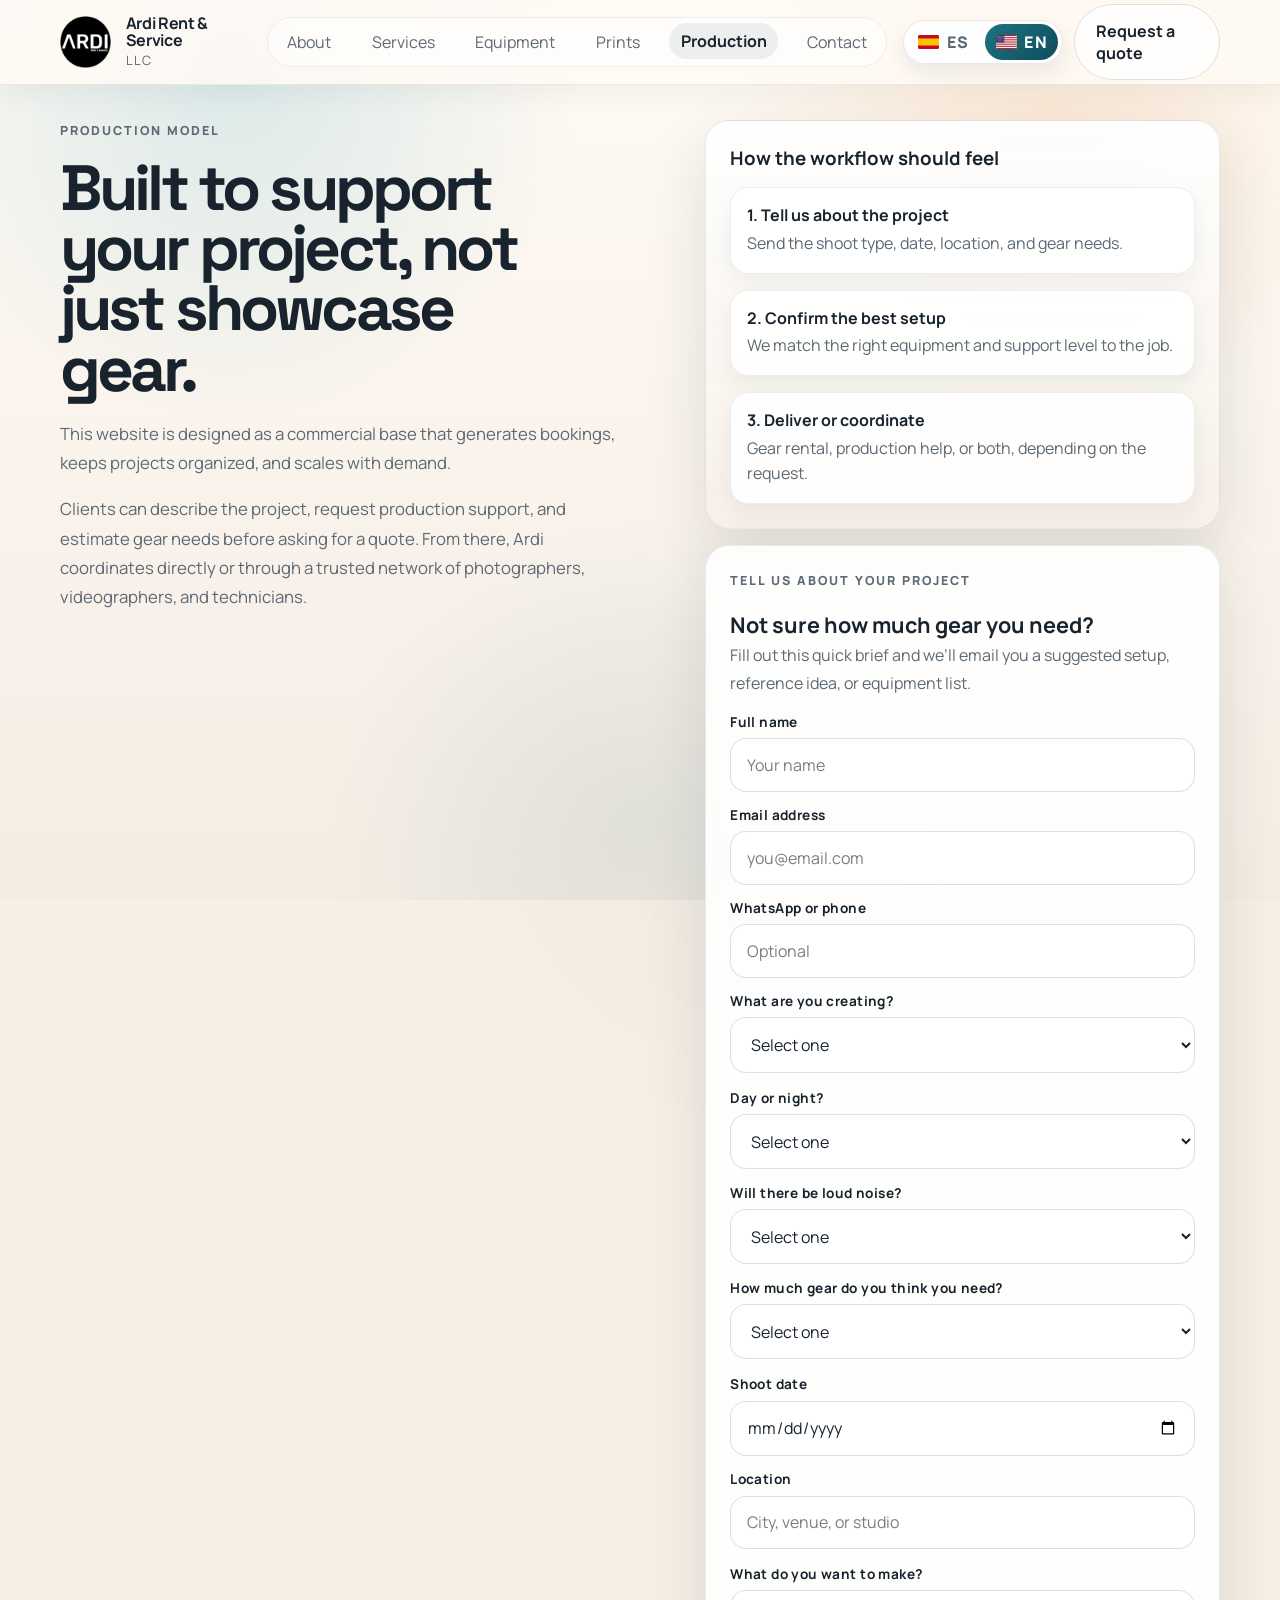
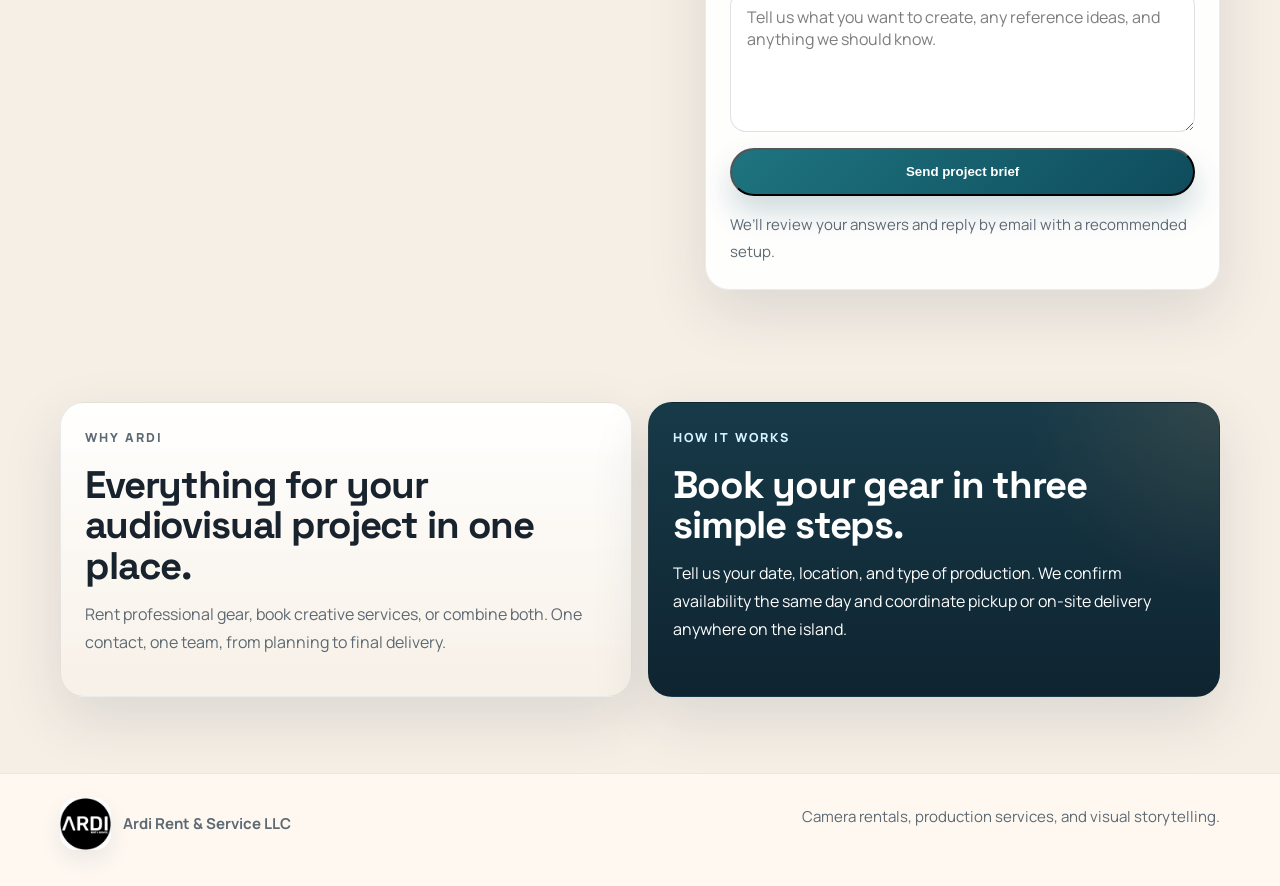
<file: production.html>
<!doctype html>
<html lang="en">
  <head>
    <meta charset="UTF-8" />
    <meta name="viewport" content="width=device-width, initial-scale=1.0" />
    <meta name="description" content="Plan and produce photography, video, podcast, livestream, and branded-content projects across Puerto Rico with one experienced local team." />
    <meta name="robots" content="index,follow" />
    <meta name="theme-color" content="#0f4c5c" />
    <meta property="og:type" content="website" />
    <meta property="og:site_name" content="Ardi Rent & Service LLC" />
    <meta property="og:title" content="Audiovisual Production Puerto Rico | Ardi Rent & Service" />
    <meta property="og:description" content="Plan and produce photography, video, podcast, livestream, and branded-content projects across Puerto Rico with one experienced local team." />
    <meta property="og:url" content="https://www.ardirentservice.com/production.html" />
    <meta
      property="og:image"
      content="https://www.ardirentservice.com/assets/logos/logo-black-square.png"
    />
    <meta name="twitter:card" content="summary_large_image" />
    <meta name="twitter:title" content="Audiovisual Production Puerto Rico | Ardi Rent & Service" />
    <meta name="twitter:description" content="Plan and produce photography, video, podcast, livestream, and branded-content projects across Puerto Rico with one experienced local team." />
    <meta
      name="twitter:image"
      content="https://www.ardirentservice.com/assets/logos/logo-black-square.png"
    />
    <title>Audiovisual Production Puerto Rico | Ardi Rent & Service</title>
    <link rel="canonical" href="https://www.ardirentservice.com/production.html" />
    <link rel="icon" href="assets/logos/logo-black-square.png" />
    <link rel="apple-touch-icon" href="assets/logos/logo-black-square.png" />
    <link rel="preconnect" href="https://fonts.googleapis.com" />
    <link rel="preconnect" href="https://fonts.gstatic.com" crossorigin />
    <link
      href="https://fonts.googleapis.com/css2?family=Manrope:wght@400;500;600;700;800&family=Space+Grotesk:wght@500;700&display=swap"
      rel="stylesheet"
    />
    <link rel="stylesheet" href="assets/styles.css?v=20260506-restore-state" />
    <link rel="stylesheet" href="assets/friendly-theme.css?v=20260708-vision-fix" />
    <script type="application/ld+json">
      {
        "@context": "https://schema.org",
        "@type": "LocalBusiness",
        "name": "Ardi Rent & Service LLC",
        "url": "https://www.ardirentservice.com/production.html",
        "image": "https://www.ardirentservice.com/assets/logos/logo-black-square.png",
        "email": "ardirentservice@gmail.com",
        "telephone": "+1-939-366-1442",
        "sameAs": [
          "https://wa.me/19393661442",
          "https://www.instagram.com/ardirentservice/"
        ],
        "description": "Camera rentals, photography, video production, live streaming, podcast support, and creative production services.",
        "areaServed": {
          "@type": "AdministrativeArea",
          "name": "Puerto Rico"
        }
      }
    </script>
</head>
  <body>
    <div class="ambient ambient-left"></div>
    <div class="ambient ambient-right"></div>
    <div class="ambient ambient-center"></div>

    <header class="site-header">
      <div class="container nav">
        <a class="brand" href="index.html">
          <img
            class="brand-logo"
            src="assets/logos/logo-black-square-256.webp"
            alt="Ardi Rent & Service logo"
            width="512"
            height="512"
            fetchpriority="high"
          />
          <span class="brand-text">
            <strong>Ardi Rent & Service</strong>
            <small>LLC</small>
          </span>
        </a>

        <nav class="nav-links" id="primary-nav" aria-label="Primary">
          <a data-nav-link="about" href="about.html">About</a>
          <a data-nav-link="services" href="services.html">Services</a>
          <a data-nav-link="equipment" href="equipment.html">Equipment</a>
          <a href="prints.html">Prints</a>
          <a data-nav-link="production" href="production.html">Production</a>
          <a data-nav-link="contact" href="contact.html">Contact</a>
          <a href="production.html#project-brief" class="nav-mobile-cta">Request a quote</a>
        </nav>

        <div class="header-actions">
          <button
            class="menu-toggle"
            type="button"
            aria-expanded="false"
            aria-controls="primary-nav"
            aria-label="Open menu"
          >
            <span class="menu-toggle-bars" aria-hidden="true">
              <span></span>
              <span></span>
              <span></span>
            </span>
            <span class="menu-toggle-label">Menu</span>
          </button>
          <div class="language-switcher" aria-label="Language selector">
            <button class="lang-button" type="button" data-lang="es" aria-pressed="false">
              <img src="assets/flags/es.svg" alt="" aria-hidden="true" />
              <span>ES</span>
            </button>
            <button class="lang-button" type="button" data-lang="en" aria-pressed="true">
              <img src="assets/flags/us.svg" alt="" aria-hidden="true" />
              <span>EN</span>
            </button>
          </div>

          <a class="button button-ghost nav-cta" href="production.html#project-brief">Request a quote</a>
        </div>
      </div>
    </header>

    <main id="top">
      <section class="section" id="production">
        <div class="container production-grid">
          <div>
            <p class="eyebrow">Production model</p>
            <h1>Built to support your project, not just showcase gear.</h1>
            <p class="lead">
              This website is designed as a commercial base that generates bookings, keeps projects
              organized, and scales with demand.
            </p>
            <p class="lead">
              Clients can describe the project, request production support, and estimate gear needs
              before asking for a quote. From there, Ardi coordinates directly or through a trusted
              network of photographers, videographers, and technicians.
            </p>
          </div>

          <div class="production-stack">
            <div class="process-panel">
              <h3>How the workflow should feel</h3>
              <ol class="steps">
                <li>
                  <strong>1. Tell us about the project</strong>
                  <span>Send the shoot type, date, location, and gear needs.</span>
                </li>
                <li>
                  <strong>2. Confirm the best setup</strong>
                  <span>We match the right equipment and support level to the job.</span>
                </li>
                <li>
                  <strong>3. Deliver or coordinate</strong>
                  <span>Gear rental, production help, or both, depending on the request.</span>
                </li>
              </ol>
            </div>

            <form
              class="project-form"
              id="project-brief"
              action="lead.php"
              method="post"
              data-php-endpoint="lead.php"
              data-static-endpoint="https://formsubmit.co/ardirentservice@gmail.com"
            >
              <input type="hidden" name="lang" value="en" data-form-lang />
              <input type="hidden" name="_next" value="" data-form-next />
              <input type="hidden" name="_subject" value="New project brief - Ardi Rent & Service" data-form-subject />
              <input type="hidden" name="_captcha" value="false" />
              <input type="text" name="company" class="honeypot" tabindex="-1" autocomplete="off" aria-hidden="true" />
              <div class="form-head">
                <p class="eyebrow form-eyebrow">Tell us about your project</p>
                <h3 class="form-title">Not sure how much gear you need?</h3>
                <p class="form-lead">
                  Fill out this quick brief and we’ll email you a suggested setup, reference idea,
                  or equipment list.
                </p>
              </div>

              <div class="field-grid">
                <label class="field">
                  <span data-form-label="name">Full name</span>
                  <input type="text" name="name" autocomplete="name" required placeholder="Your name" data-form-placeholder="name" />
                </label>
                <label class="field">
                  <span data-form-label="email">Email address</span>
                  <input type="email" name="email" autocomplete="email" required placeholder="you@email.com" data-form-placeholder="email" />
                </label>
                <label class="field">
                  <span data-form-label="phone">WhatsApp or phone</span>
                  <input type="tel" name="phone" autocomplete="tel" placeholder="Optional" data-form-placeholder="phone" />
                </label>
                <label class="field">
                  <span data-form-label="projectType">What are you creating?</span>
                  <select name="project_type" required>
                    <option value="" data-form-option="projectTypeEmpty">Select one</option>
                    <option value="photo" data-form-option="projectTypePhoto">Photo shoot</option>
                    <option value="video" data-form-option="projectTypeVideo">Video production</option>
                    <option value="podcast" data-form-option="projectTypePodcast">Podcast</option>
                    <option value="livestream" data-form-option="projectTypeLivestream">Livestream</option>
                    <option value="event" data-form-option="projectTypeEvent">Event coverage</option>
                    <option value="other" data-form-option="projectTypeOther">Other</option>
                  </select>
                </label>
              </div>

              <div class="field-grid field-grid-three">
                <label class="field">
                  <span data-form-label="timeOfDay">Day or night?</span>
                  <select name="time_of_day" required>
                    <option value="" data-form-option="timeEmpty">Select one</option>
                    <option value="day" data-form-option="timeDay">Day</option>
                    <option value="night" data-form-option="timeNight">Night</option>
                    <option value="both" data-form-option="timeBoth">Both / not sure</option>
                  </select>
                </label>
                <label class="field">
                  <span data-form-label="noise">Will there be loud noise?</span>
                  <select name="noise_level" required>
                    <option value="" data-form-option="noiseEmpty">Select one</option>
                    <option value="quiet" data-form-option="noiseQuiet">Quiet</option>
                    <option value="moderate" data-form-option="noiseModerate">Moderate</option>
                    <option value="loud" data-form-option="noiseLoud">Loud</option>
                    <option value="unsure" data-form-option="noiseUnsure">Not sure</option>
                  </select>
                </label>
                <label class="field">
                  <span data-form-label="gear">How much gear do you think you need?</span>
                  <select name="equipment_need" required>
                    <option value="" data-form-option="gearEmpty">Select one</option>
                    <option value="guidance" data-form-option="gearGuidance">Just guidance</option>
                    <option value="one-camera" data-form-option="gearOneCamera">One camera</option>
                    <option value="camera-lenses" data-form-option="gearCameraLenses">Camera + lenses</option>
                    <option value="full-kit" data-form-option="gearFullKit">Full production kit</option>
                    <option value="unsure" data-form-option="gearUnsure">Not sure</option>
                  </select>
                </label>
              </div>

              <div class="field-grid">
                <label class="field">
                  <span data-form-label="date">Shoot date</span>
                  <input type="date" name="shoot_date" data-form-placeholder="date" />
                </label>
                <label class="field">
                  <span data-form-label="location">Location</span>
                  <input
                    type="text"
                    name="location"
                    autocomplete="street-address"
                    placeholder="City, venue, or studio"
                    data-form-placeholder="location"
                  />
                </label>
              </div>

              <label class="field field-full">
                <span data-form-label="notes">What do you want to make?</span>
                <textarea
                  name="project_notes"
                  rows="5"
                  required
                  placeholder="Tell us what you want to create, any reference ideas, and anything we should know."
                  data-form-placeholder="notes"
                ></textarea>
              </label>

              <p class="form-status" hidden data-form-status></p>
              <button class="button button-primary form-submit" type="submit" data-form-submit>
                Send project brief
              </button>
              <p class="form-helper">
                We’ll review your answers and reply by email with a recommended setup.
              </p>
            </form>
          </div>
        </div>
      </section>

      <section class="section" id="vision">
        <div class="container vision-grid">
          <article class="vision-card">
            <p class="eyebrow">Why Ardi</p>
            <h2>Everything for your audiovisual project in one place.</h2>
            <p>
              Rent professional gear, book creative services, or combine both. One contact, one
              team, from planning to final delivery.
            </p>
          </article>

          <article class="vision-card vision-card-accent">
            <p class="eyebrow">How it works</p>
            <h2>Book your gear in three simple steps.</h2>
            <p>
              Tell us your date, location, and type of production. We confirm availability the
              same day and coordinate pickup or on-site delivery anywhere on the island.
            </p>
          </article>
        </div>
      </section>

    </main>

    <footer class="site-footer">
      <div class="container footer-inner">
        <p class="footer-brand">
          <img
            class="brand-logo"
            src="assets/logos/logo-black-square-256.webp"
            alt="Ardi Rent & Service logo"
            width="512"
            height="512"
            loading="lazy"
            decoding="async"
          />
          <span>Ardi Rent & Service LLC</span>
        </p>
        <p>Camera rentals, production services, and visual storytelling.</p>
      </div>
    </footer>

    <script src="assets/app.js?v=20260810-v26" defer></script>
      <script src="assets/visitor-analytics-core.js?v=20260727-v21" defer></script>
    <script src="assets/visitor-analytics.js?v=20260827-v30" defer></script>
  </body>
</html>
</file>
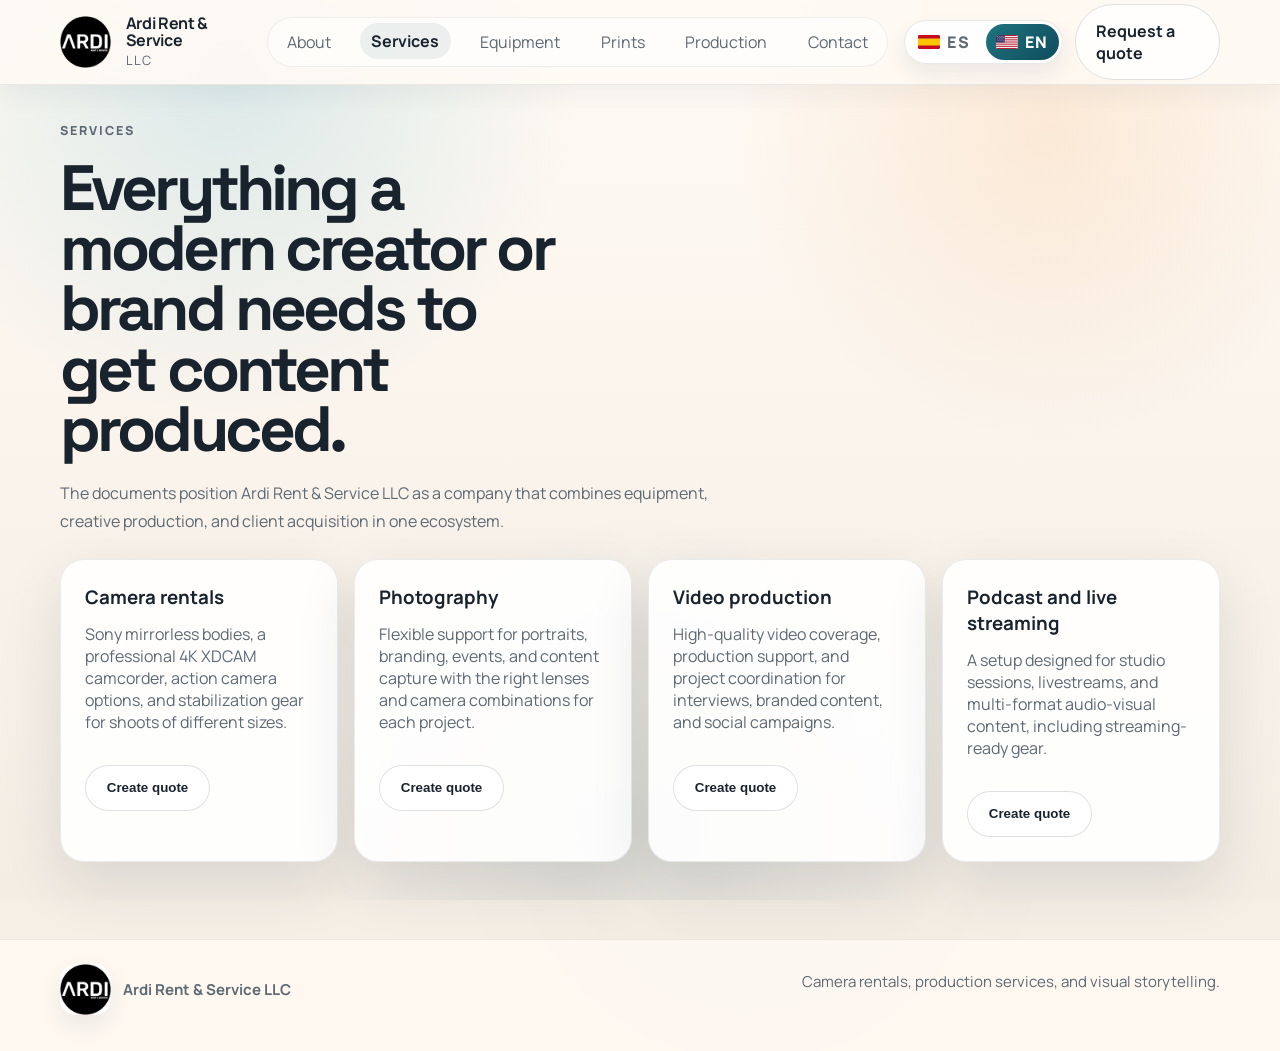
<file: services.html>
<!doctype html>
<html lang="en">
  <head>
    <meta charset="UTF-8" />
    <meta name="viewport" content="width=device-width, initial-scale=1.0" />
    <meta name="description" content="Book photography, video production, podcast recording, livestream support, and creative production services anywhere in Puerto Rico." />
    <meta name="robots" content="index,follow" />
    <meta name="theme-color" content="#0f4c5c" />
    <meta property="og:type" content="website" />
    <meta property="og:site_name" content="Ardi Rent & Service LLC" />
    <meta property="og:title" content="Photography & Video Production Puerto Rico | Ardi" />
    <meta property="og:description" content="Book photography, video production, podcast recording, livestream support, and creative production services anywhere in Puerto Rico." />
    <meta property="og:url" content="https://www.ardirentservice.com/services.html" />
    <meta
      property="og:image"
      content="https://www.ardirentservice.com/assets/logos/logo-black-square.png"
    />
    <meta name="twitter:card" content="summary_large_image" />
    <meta name="twitter:title" content="Photography & Video Production Puerto Rico | Ardi" />
    <meta name="twitter:description" content="Book photography, video production, podcast recording, livestream support, and creative production services anywhere in Puerto Rico." />
    <meta
      name="twitter:image"
      content="https://www.ardirentservice.com/assets/logos/logo-black-square.png"
    />
    <title>Photography & Video Production Puerto Rico | Ardi</title>
    <link rel="canonical" href="https://www.ardirentservice.com/services.html" />
    <link rel="icon" href="assets/logos/logo-black-square.png" />
    <link rel="apple-touch-icon" href="assets/logos/logo-black-square.png" />
    <link rel="preconnect" href="https://fonts.googleapis.com" />
    <link rel="preconnect" href="https://fonts.gstatic.com" crossorigin />
    <link
      href="https://fonts.googleapis.com/css2?family=Manrope:wght@400;500;600;700;800&family=Space+Grotesk:wght@500;700&display=swap"
      rel="stylesheet"
    />
    <link rel="stylesheet" href="assets/styles.css?v=20260506-restore-state" />
    <link rel="stylesheet" href="assets/friendly-theme.css?v=20260708-vision-fix" />
    <script type="application/ld+json">
      {
        "@context": "https://schema.org",
        "@type": "LocalBusiness",
        "name": "Ardi Rent & Service LLC",
        "url": "https://www.ardirentservice.com/services.html",
        "image": "https://www.ardirentservice.com/assets/logos/logo-black-square.png",
        "email": "ardirentservice@gmail.com",
        "telephone": "+1-939-366-1442",
        "sameAs": [
          "https://wa.me/19393661442",
          "https://www.instagram.com/ardirentservice/"
        ],
        "description": "Camera rentals, photography, video production, live streaming, podcast support, and creative production services.",
        "areaServed": {
          "@type": "AdministrativeArea",
          "name": "Puerto Rico"
        }
      }
    </script>
</head>
  <body>
    <div class="ambient ambient-left"></div>
    <div class="ambient ambient-right"></div>
    <div class="ambient ambient-center"></div>

    <header class="site-header">
      <div class="container nav">
        <a class="brand" href="index.html">
          <img
            class="brand-logo"
            src="assets/logos/logo-black-square-256.webp"
            alt="Ardi Rent & Service logo"
            width="512"
            height="512"
            fetchpriority="high"
          />
          <span class="brand-text">
            <strong>Ardi Rent & Service</strong>
            <small>LLC</small>
          </span>
        </a>

        <nav class="nav-links" id="primary-nav" aria-label="Primary">
          <a data-nav-link="about" href="about.html">About</a>
          <a data-nav-link="services" href="services.html">Services</a>
          <a data-nav-link="equipment" href="equipment.html">Equipment</a>
          <a href="prints.html">Prints</a>
          <a data-nav-link="production" href="production.html">Production</a>
          <a data-nav-link="contact" href="contact.html">Contact</a>
          <a href="production.html#project-brief" class="nav-mobile-cta">Request a quote</a>
        </nav>

        <div class="header-actions">
          <button
            class="menu-toggle"
            type="button"
            aria-expanded="false"
            aria-controls="primary-nav"
            aria-label="Open menu"
          >
            <span class="menu-toggle-bars" aria-hidden="true">
              <span></span>
              <span></span>
              <span></span>
            </span>
            <span class="menu-toggle-label">Menu</span>
          </button>
          <div class="language-switcher" aria-label="Language selector">
            <button class="lang-button" type="button" data-lang="es" aria-pressed="false">
              <img src="assets/flags/es.svg" alt="" aria-hidden="true" />
              <span>ES</span>
            </button>
            <button class="lang-button" type="button" data-lang="en" aria-pressed="true">
              <img src="assets/flags/us.svg" alt="" aria-hidden="true" />
              <span>EN</span>
            </button>
          </div>

          <a class="button button-ghost nav-cta" href="production.html#project-brief">Request a quote</a>
        </div>
      </div>
    </header>

    <main id="top">
      <section class="section" id="services">
        <div class="container">
          <div class="section-heading">
            <p class="eyebrow">Services</p>
            <h1>Everything a modern creator or brand needs to get content produced.</h1>
            <p>
              The documents position Ardi Rent & Service LLC as a company that combines
              equipment, creative production, and client acquisition in one ecosystem.
            </p>
          </div>

          <p class="form-status is-hidden" data-services-quote-status aria-live="polite"></p>

          <div class="feature-grid">
            <article class="feature-card">
              <h3>Camera rentals</h3>
              <p>
                Sony mirrorless bodies, a professional 4K XDCAM camcorder, action camera options,
                and stabilization gear for shoots of different sizes.
              </p>
              <button class="button button-ghost service-quote-cta" type="button" data-quote-open="rentals">
                Create quote
              </button>
            </article>
            <article class="feature-card">
              <h3>Photography</h3>
              <p>
                Flexible support for portraits, branding, events, and content capture with the
                right lenses and camera combinations for each project.
              </p>
              <button class="button button-ghost service-quote-cta" type="button" data-quote-open="photography">
                Create quote
              </button>
            </article>
            <article class="feature-card">
              <h3>Video production</h3>
              <p>
                High-quality video coverage, production support, and project coordination for
                interviews, branded content, and social campaigns.
              </p>
              <button class="button button-ghost service-quote-cta" type="button" data-quote-open="video">
                Create quote
              </button>
            </article>
            <article class="feature-card">
              <h3>Podcast and live streaming</h3>
              <p>
                A setup designed for studio sessions, livestreams, and multi-format audio-visual
                content, including streaming-ready gear.
              </p>
              <button class="button button-ghost service-quote-cta" type="button" data-quote-open="podcast">
                Create quote
              </button>
            </article>
          </div>
        </div>
      </section>

      <div class="quote-dialog is-hidden" data-quote-dialog role="dialog" aria-modal="true" aria-hidden="true">
        <button class="quote-dialog-backdrop" type="button" data-quote-close aria-label="Close"></button>
        <div class="quote-dialog-inner" role="document">
          <div class="quote-dialog-head">
            <div>
              <p class="eyebrow" data-quote-eyebrow>Request a quote</p>
              <h3 class="quote-dialog-title" data-quote-title>Request a quote</h3>
              <p class="quote-dialog-lead" data-quote-lead>
                Answer a few questions and we will reply by email with next steps.
              </p>
            </div>
            <button class="quote-dialog-close" type="button" data-quote-close aria-label="Close">
              <span aria-hidden="true">×</span>
            </button>
          </div>

          <div class="quote-dialog-body" data-quote-body></div>
        </div>
      </div>

    </main>

    <footer class="site-footer">
      <div class="container footer-inner">
        <p class="footer-brand">
          <img
            class="brand-logo"
            src="assets/logos/logo-black-square-256.webp"
            alt="Ardi Rent & Service logo"
            width="512"
            height="512"
            loading="lazy"
            decoding="async"
          />
          <span>Ardi Rent & Service LLC</span>
        </p>
        <p>Camera rentals, production services, and visual storytelling.</p>
      </div>
    </footer>

    <script src="assets/app.js?v=20260810-v26" defer></script>
      <script src="assets/visitor-analytics-core.js?v=20260727-v21" defer></script>
    <script src="assets/visitor-analytics.js?v=20260827-v30" defer></script>
  </body>
</html>
</file>
<file: assets/styles.css>
:root {
  color-scheme: light;
  --bg: #f7f7f7;
  --bg-soft: rgba(255, 255, 255, 0.88);
  --panel: rgba(255, 255, 255, 0.94);
  --panel-2: rgba(240, 240, 240, 0.96);
  --panel-border: rgba(0, 0, 0, 0.12);
  --text: #0a0a0a;
  --muted: #525252;
  --accent: #000000;
  --accent-2: #111111;
  --accent-3: #2a2a2a;
  --shadow: 0 18px 50px rgba(0, 0, 0, 0.12);
  --radius: 24px;
  --container: 1160px;
}

* {
  box-sizing: border-box;
}

html {
  scroll-behavior: smooth;
}

body {
  margin: 0;
  font-family: "Manrope", system-ui, sans-serif;
  color: var(--text);
  background:
    radial-gradient(circle at 15% 10%, rgba(0, 0, 0, 0.05), transparent 24%),
    radial-gradient(circle at 80% 20%, rgba(0, 0, 0, 0.04), transparent 22%),
    linear-gradient(180deg, #ffffff 0%, #f1f1f1 100%);
  min-height: 100vh;
}

a {
  color: inherit;
  text-decoration: none;
}

.container {
  width: min(100% - 2rem, var(--container));
  margin: 0 auto;
}

.ambient {
  position: fixed;
  width: 30rem;
  height: 30rem;
  border-radius: 999px;
  filter: blur(90px);
  opacity: 0.24;
  pointer-events: none;
  z-index: -1;
}

.ambient-left {
  top: -5rem;
  left: -8rem;
  background: rgba(0, 0, 0, 0.15);
}

.ambient-right {
  right: -10rem;
  top: 16rem;
  background: rgba(0, 0, 0, 0.12);
}

.ambient-center {
  left: 40%;
  bottom: -10rem;
  background: rgba(0, 0, 0, 0.08);
}

.site-header {
  position: sticky;
  top: 0;
  z-index: 20;
  backdrop-filter: blur(16px);
  background: rgba(255, 255, 255, 0.86);
  border-bottom: 1px solid rgba(0, 0, 0, 0.08);
}

.nav {
  min-height: 78px;
  display: flex;
  align-items: center;
  justify-content: space-between;
  gap: 1rem;
}

.brand {
  display: inline-flex;
  align-items: center;
  gap: 0.9rem;
}

.brand-logo {
  display: block;
  width: 3.2rem;
  height: 3.2rem;
  border-radius: 0;
  object-fit: contain;
  background: transparent;
  box-shadow: none;
}

.hero-brand-stack {
  display: grid;
  gap: 0.75rem;
  margin-bottom: 1.25rem;
  justify-items: start;
}

.hero-brand-logo {
  display: block;
  width: min(100%, 8.5rem);
  height: auto;
  object-fit: contain;
  object-position: center;
}

.brand-text strong,
.brand-text small {
  display: block;
}

.brand-text strong {
  font-size: 1rem;
  line-height: 1.05;
}

.brand-text small {
  color: var(--muted);
  font-size: 0.8rem;
  margin-top: 0.15rem;
  letter-spacing: 0.08em;
  text-transform: uppercase;
}

.nav-links {
  display: flex;
  gap: 1.4rem;
  align-items: center;
  color: var(--muted);
}

.header-actions {
  display: flex;
  align-items: center;
  gap: 0.7rem;
}

.menu-toggle {
  display: none;
  align-items: center;
  gap: 0.45rem;
  border: 1px solid rgba(0, 0, 0, 0.14);
  background: rgba(255, 255, 255, 0.82);
  border-radius: 999px;
  padding: 0.5rem 0.75rem;
  color: var(--text);
  font: inherit;
  font-size: 0.82rem;
  font-weight: 700;
  letter-spacing: 0.04em;
  text-transform: uppercase;
  cursor: pointer;
}

.menu-toggle-bars {
  width: 1rem;
  height: 0.85rem;
  display: grid;
  align-content: space-between;
}

.menu-toggle-bars span {
  display: block;
  height: 2px;
  width: 100%;
  border-radius: 999px;
  background: currentColor;
  transition:
    transform 180ms ease,
    opacity 180ms ease;
}

.site-header.is-menu-open .menu-toggle-bars span:nth-child(1) {
  transform: translateY(6px) rotate(45deg);
}

.site-header.is-menu-open .menu-toggle-bars span:nth-child(2) {
  opacity: 0;
}

.site-header.is-menu-open .menu-toggle-bars span:nth-child(3) {
  transform: translateY(-6px) rotate(-45deg);
}

.nav-mobile-cta {
  display: none;
}

.language-switcher {
  display: inline-flex;
  align-items: center;
  gap: 0.35rem;
  padding: 0.22rem;
  border-radius: 999px;
  border: 1px solid rgba(0, 0, 0, 0.1);
  background: rgba(255, 255, 255, 0.86);
  box-shadow: 0 8px 18px rgba(0, 0, 0, 0.06);
}

.lang-button {
  display: inline-flex;
  align-items: center;
  gap: 0.45rem;
  padding: 0.42rem 0.65rem;
  border: 0;
  border-radius: 999px;
  background: transparent;
  color: var(--muted);
  font: inherit;
  font-weight: 800;
  letter-spacing: 0.08em;
  text-transform: uppercase;
  cursor: pointer;
  transition:
    background 180ms ease,
    color 180ms ease,
    transform 180ms ease;
}

.lang-button:hover,
.lang-button:focus-visible {
  transform: translateY(-1px);
}

.lang-button img {
  display: block;
  width: 1.35rem;
  height: 0.9rem;
  border-radius: 2px;
  object-fit: cover;
}

.lang-button.is-active {
  background: #000000;
  color: #ffffff;
}

.nav-links a:hover,
.nav-links a:focus-visible {
  color: var(--text);
}

.nav-links a.is-current {
  color: var(--text);
  font-weight: 700;
}

.button {
  display: inline-flex;
  align-items: center;
  justify-content: center;
  border-radius: 999px;
  padding: 0.92rem 1.25rem;
  font-weight: 700;
  transition:
    transform 180ms ease,
    background 180ms ease,
    border-color 180ms ease;
}

.button:hover,
.button:focus-visible {
  transform: translateY(-1px);
}

.button-primary {
  color: #ffffff;
  background: linear-gradient(135deg, #000000, #333333);
}

.button-secondary,
.button-ghost {
  border: 1px solid rgba(0, 0, 0, 0.16);
  background: rgba(255, 255, 255, 0.7);
}

.reveal {
  opacity: 0;
  transform: translateY(16px);
  transition:
    opacity 650ms ease,
    transform 650ms ease;
}

.reveal.is-visible {
  opacity: 1;
  transform: translateY(0);
}

.hero {
  padding: 5rem 0 3rem;
}

.hero-grid {
  display: grid;
  gap: 1.6rem;
  grid-template-columns: minmax(0, 1.2fr) minmax(320px, 0.8fr);
  align-items: stretch;
}

.hero-copy,
.hero-card,
.feature-card,
.equipment-card,
.inventory-strip,
.process-panel,
.vision-card,
.contact-card {
  border: 1px solid var(--panel-border);
  box-shadow: var(--shadow);
}

.hero-copy {
  padding: 2.2rem 0 1rem;
}

.eyebrow {
  margin: 0 0 1rem;
  color: #000;
  font-weight: 800;
  text-transform: uppercase;
  letter-spacing: 0.14em;
  font-size: 0.78rem;
}

h1,
h2,
h3,
p {
  margin-top: 0;
}

h1,
.section-heading h2,
.production-grid h2,
.vision-card h2,
.contact-section h2,
.card-content h2 {
  font-family: "Space Grotesk", "Manrope", system-ui, sans-serif;
}

h1 {
  font-size: clamp(2.8rem, 5vw, 5.4rem);
  line-height: 0.95;
  letter-spacing: -0.06em;
  max-width: 11ch;
  margin-bottom: 1.25rem;
}

.lead {
  color: var(--muted);
  font-size: 1.05rem;
  line-height: 1.75;
  max-width: 62ch;
}

.hero-actions {
  display: flex;
  flex-wrap: wrap;
  gap: 0.9rem;
  margin: 2rem 0;
}

.stats {
  list-style: none;
  padding: 0;
  margin: 2rem 0 0;
  display: grid;
  grid-template-columns: repeat(3, minmax(0, 1fr));
  gap: 1rem;
}

.stats li,
.mini-card {
  padding: 1rem;
  border-radius: 18px;
  background: rgba(255, 255, 255, 0.9);
  border: 1px solid rgba(0, 0, 0, 0.08);
}

.stats strong,
.mini-card strong {
  display: block;
  margin-bottom: 0.25rem;
}

.stats span,
.mini-card span {
  color: var(--muted);
  font-size: 0.92rem;
  line-height: 1.55;
}

.hero-card {
  position: relative;
  overflow: hidden;
  border-radius: var(--radius);
  background: linear-gradient(180deg, #111111, #000000);
  min-height: 100%;
}

.card-glow {
  position: absolute;
  inset: auto -10% -28% auto;
  width: 20rem;
  height: 20rem;
  border-radius: 999px;
  background: radial-gradient(circle, rgba(255, 255, 255, 0.18), transparent 68%);
  filter: blur(8px);
}

.card-content {
  position: relative;
  padding: 2rem;
  display: flex;
  flex-direction: column;
  justify-content: flex-end;
  min-height: 100%;
}

.card-label,
.fleet-tag {
  display: inline-flex;
  width: fit-content;
  margin-bottom: 1rem;
  padding: 0.42rem 0.72rem;
  border-radius: 999px;
  background: #ffffff;
  color: #000000;
  border: 1px solid rgba(0, 0, 0, 0.14);
  font-size: 0.76rem;
  font-weight: 800;
  letter-spacing: 0.08em;
  text-transform: uppercase;
}

.card-content h2 {
  font-size: clamp(1.8rem, 3vw, 2.7rem);
  line-height: 1.03;
  margin-bottom: 1rem;
}

.card-note {
  color: rgba(255, 255, 255, 0.78);
  line-height: 1.75;
  margin: 0 0 1.5rem;
}

.mini-grid {
  display: grid;
  gap: 0.8rem;
  grid-template-columns: repeat(3, minmax(0, 1fr));
}

.section {
  padding: 2rem 0 5rem;
}

.section-heading {
  max-width: 44rem;
  margin-bottom: 1.5rem;
}

.section-heading h2,
.production-grid h2,
.vision-card h2,
.contact-section h2 {
  font-size: clamp(1.7rem, 3vw, 3.1rem);
  line-height: 1.06;
  margin-bottom: 0.8rem;
}

.section-heading p,
.production-grid p,
.vision-card p {
  color: var(--muted);
  line-height: 1.75;
}

#equipment-cameras,
#equipment-lenses,
#equipment-waterhousings,
#equipment-accessories {
  scroll-margin-top: 6.5rem;
}

.equipment-jump-links {
  margin-top: 0.4rem;
  font-size: 0.92rem;
}

.equipment-jump-links a {
  color: #111;
  text-decoration: underline;
  text-underline-offset: 2px;
}

.delivery-policy {
  margin: 2rem 0;
}

.delivery-policy-heading {
  margin-bottom: 1.1rem;
}

.delivery-policy .split-card h3 {
  font-family: var(--font-display);
  font-size: clamp(1.25rem, 2vw, 1.7rem);
  margin-bottom: 0.75rem;
}

.delivery-policy .split-card-dark h3 {
  color: #ffffff;
}

.section-split {
  padding-top: 0;
}

.split-grid {
  display: grid;
  gap: 1rem;
  grid-template-columns: repeat(2, minmax(0, 1fr));
}

.split-card {
  padding: 1.75rem;
  border-radius: 22px;
  background: rgba(255, 255, 255, 0.9);
  border: 1px solid rgba(0, 0, 0, 0.08);
  box-shadow: var(--shadow);
}

.split-card-dark {
  background: linear-gradient(180deg, #111111, #000000);
}

.split-card-dark h2,
.split-card-dark p {
  color: #ffffff;
}

.split-card p {
  color: var(--muted);
  line-height: 1.75;
  margin-bottom: 0;
}

.about-grid {
  display: grid;
  gap: 1.25rem;
  grid-template-columns: minmax(0, 1.05fr) minmax(340px, 0.95fr);
  align-items: start;
}

.about-copy {
  display: grid;
  gap: 0.8rem;
}

.about-copy > p:not(.lead) {
  color: var(--muted);
  line-height: 1.75;
}

.about-facts {
  display: grid;
  gap: 0.9rem;
  grid-template-columns: repeat(3, minmax(0, 1fr));
  margin-top: 0.5rem;
}

.about-fact {
  padding: 1rem;
  border-radius: 18px;
  background: rgba(255, 255, 255, 0.92);
  border: 1px solid rgba(0, 0, 0, 0.08);
  box-shadow: var(--shadow);
}

.about-fact span {
  display: block;
  margin-bottom: 0.35rem;
  color: var(--muted);
  font-size: 0.78rem;
  font-weight: 800;
  letter-spacing: 0.14em;
  text-transform: uppercase;
}

.about-fact strong {
  display: block;
  line-height: 1.45;
}

.about-visual {
  display: grid;
  gap: 1rem;
}

.about-photo {
  margin: 0;
  overflow: hidden;
  border-radius: 24px;
  border: 1px solid rgba(0, 0, 0, 0.08);
  box-shadow: var(--shadow);
  background: #ffffff;
}

.about-photo img {
  display: block;
  width: 100%;
  height: auto;
}

.about-photo-main img {
  aspect-ratio: 4 / 3;
  object-fit: cover;
}

.about-photo-action img {
  aspect-ratio: 16 / 10;
  object-fit: cover;
}

.about-photo-current-work img {
  aspect-ratio: 16 / 10;
  object-fit: cover;
}

.about-photo figcaption {
  padding: 0.8rem 0.95rem 1rem;
  color: var(--muted);
  font-size: 0.88rem;
  line-height: 1.5;
}

.about-photo-row {
  display: grid;
  gap: 1rem;
  grid-template-columns: minmax(0, 1fr) minmax(220px, 0.72fr);
}

.about-quote {
  display: grid;
  align-content: space-between;
  gap: 1rem;
  padding: 1.25rem;
  border-radius: 24px;
  background:
    radial-gradient(circle at top right, rgba(255, 255, 255, 0.1), transparent 42%),
    linear-gradient(180deg, #111111, #000000);
  color: #ffffff;
  box-shadow: var(--shadow);
}

.about-quote p {
  margin: 0;
  font-family: "Space Grotesk", "Manrope", system-ui, sans-serif;
  font-size: 1.1rem;
  line-height: 1.6;
}

.about-quote span {
  display: inline-flex;
  width: fit-content;
  padding: 0.38rem 0.7rem;
  border-radius: 999px;
  background: rgba(255, 255, 255, 0.12);
  font-size: 0.78rem;
  font-weight: 800;
  letter-spacing: 0.12em;
  text-transform: uppercase;
}

.feature-grid,
.equipment-grid,
.vision-grid {
  display: grid;
  gap: 1rem;
  grid-template-columns: repeat(2, minmax(0, 1fr));
}

.feature-card,
.equipment-card,
.vision-card,
.process-panel,
.contact-card,
.inventory-strip {
  padding: 1.5rem;
  border-radius: 22px;
  background: var(--panel);
}

.feature-card h3,
.equipment-card h3,
.process-panel h3,
.contact-card h3 {
  margin-bottom: 0.8rem;
}

.feature-card p,
.equipment-card p,
.process-panel span,
.contact-card a,
.site-footer p {
  color: var(--muted);
}

.feature-card-link {
  display: block;
  text-decoration: none;
  color: inherit;
  border: 1px solid transparent;
  transition:
    transform 180ms ease,
    border-color 180ms ease,
    box-shadow 180ms ease;
}

.feature-card-link:hover,
.feature-card-link:focus-visible {
  transform: translateY(-2px);
  border-color: rgba(0, 0, 0, 0.18);
  box-shadow: 0 14px 30px rgba(0, 0, 0, 0.08);
}

.card-cta {
  display: inline-flex;
  margin-top: 0.75rem;
  font-size: 0.78rem;
  font-weight: 800;
  letter-spacing: 0.08em;
  text-transform: uppercase;
  color: var(--text);
}

.story-wrap {
  padding-top: 1.2rem;
}

.story-article {
  display: grid;
  gap: 1.1rem;
  padding: 1.4rem;
  border-radius: 22px;
  background: linear-gradient(180deg, #ffffff, #f1f1f1);
  border: 1px solid rgba(0, 0, 0, 0.1);
  box-shadow: var(--shadow);
}

.story-meta {
  display: grid;
  gap: 0.5rem;
}

.story-meta p {
  margin: 0;
  color: var(--muted);
}

.story-section h3 {
  margin: 0 0 0.5rem;
}

.story-section p {
  margin: 0 0 0.8rem;
  color: var(--muted);
  line-height: 1.65;
}

.story-list,
.story-sources {
  margin: 0;
  padding-left: 1.15rem;
  display: grid;
  gap: 0.45rem;
}

.story-sources a {
  text-decoration: underline;
}

.section-alt {
  padding-top: 0;
}

.equipment-grid {
  margin-top: 1rem;
}

.equipment-subheading {
  margin-top: 2.5rem;
}

.lens-grid {
  grid-template-columns: repeat(3, minmax(0, 1fr));
}

.equipment-card {
  background: linear-gradient(180deg, var(--panel), var(--panel-2));
  overflow: hidden;
}

.equipment-card img {
  display: block;
  width: 100%;
  aspect-ratio: 4 / 3;
  object-fit: contain;
  object-position: center;
  padding: 0.6rem;
  border-radius: 18px;
  margin-bottom: 1rem;
  background: #fff;
}

.equipment-media {
  position: relative;
  margin-bottom: 1rem;
  border-radius: 18px;
  overflow: hidden;
  background: #ffffff;
  border: 1px solid rgba(0, 0, 0, 0.06);
  outline: none;
}

.equipment-media-track {
  display: flex;
  transition: transform 280ms ease;
  will-change: transform;
}

.equipment-media-slide {
  min-width: 100%;
}

.equipment-media .equipment-media-slide img {
  margin-bottom: 0;
  border-radius: 0;
  border: 0;
}

.equipment-media-nav {
  position: absolute;
  top: 50%;
  transform: translateY(-50%);
  width: 2rem;
  height: 2rem;
  border-radius: 999px;
  border: 1px solid rgba(0, 0, 0, 0.2);
  background: rgba(255, 255, 255, 0.92);
  color: var(--text);
  cursor: pointer;
  font-size: 1rem;
  line-height: 1;
  z-index: 3;
  transition: transform 160ms ease, background-color 160ms ease;
}

.equipment-media-nav:hover {
  transform: translateY(-50%) scale(1.04);
  background: rgba(255, 255, 255, 1);
}

.equipment-media-nav.prev {
  left: 0.5rem;
}

.equipment-media-nav.next {
  right: 0.5rem;
}

.equipment-media-dots {
  position: absolute;
  left: 50%;
  bottom: 0.45rem;
  transform: translateX(-50%);
  display: flex;
  gap: 0.35rem;
  padding: 0.25rem 0.45rem;
  border-radius: 999px;
  background: rgba(0, 0, 0, 0.4);
  z-index: 3;
}

.equipment-media-counter {
  position: absolute;
  top: 0.45rem;
  right: 0.45rem;
  z-index: 3;
  font-size: 0.74rem;
  letter-spacing: 0.02em;
  color: #ffffff;
  background: rgba(0, 0, 0, 0.6);
  border-radius: 999px;
  padding: 0.2rem 0.5rem;
}

.equipment-media-dot {
  width: 0.4rem;
  height: 0.4rem;
  border-radius: 999px;
  border: 0;
  background: rgba(255, 255, 255, 0.55);
  cursor: pointer;
}

.equipment-media-dot.is-active {
  background: #ffffff;
}

.equipment-media:focus-visible {
  box-shadow: 0 0 0 2px rgba(0, 0, 0, 0.3);
}

.lens-card img {
  aspect-ratio: 1 / 1;
  object-fit: contain;
  object-position: center;
  padding: 0.9rem;
  background: linear-gradient(180deg, #ffffff, #f4f4f4);
}

.product-photo-clean {
  object-fit: contain !important;
  object-position: center;
  padding: 0.75rem;
  background: #ffffff !important;
}

.lens-strip {
  background: rgba(255, 255, 255, 0.92);
}

.inventory-strip {
  margin-top: 1rem;
  display: grid;
  gap: 1rem;
  grid-template-columns: repeat(3, minmax(0, 1fr));
  background: rgba(255, 255, 255, 0.82);
}

.inventory-strip strong,
.process-panel strong,
.steps strong {
  display: block;
  margin-bottom: 0.3rem;
}

.inventory-strip span {
  color: var(--muted);
  line-height: 1.5;
}

.production-grid,
.contact-grid {
  display: grid;
  gap: 1rem;
  grid-template-columns: minmax(0, 1.1fr) minmax(320px, 0.9fr);
  align-items: start;
}

.production-stack {
  display: grid;
  gap: 1rem;
}

.process-panel {
  background: linear-gradient(180deg, #ffffff, #efefef);
}

.project-form {
  position: relative;
  display: grid;
  gap: 1rem;
  padding: 1.5rem;
  border-radius: 22px;
  border: 1px solid var(--panel-border);
  background: linear-gradient(180deg, #ffffff, #f2f2f2);
  box-shadow: var(--shadow);
}

.form-head {
  display: grid;
  gap: 0.3rem;
}

.form-head h3 {
  margin: 0;
  font-size: 1.35rem;
  line-height: 1.1;
}

.form-lead {
  margin: 0;
  color: var(--muted);
  line-height: 1.65;
}

.field-grid {
  display: grid;
  gap: 0.9rem;
  grid-template-columns: repeat(2, minmax(0, 1fr));
}

.field-grid-three {
  grid-template-columns: repeat(3, minmax(0, 1fr));
}

.field {
  display: grid;
  gap: 0.45rem;
}

.field span {
  font-size: 0.85rem;
  font-weight: 700;
  letter-spacing: 0.03em;
}

.field input,
.field select,
.field textarea {
  width: 100%;
  padding: 0.92rem 1rem;
  border-radius: 16px;
  border: 1px solid rgba(0, 0, 0, 0.12);
  background: rgba(255, 255, 255, 0.95);
  color: var(--text);
  font: inherit;
  box-shadow: inset 0 1px 0 rgba(255, 255, 255, 0.8);
}

.field textarea {
  resize: vertical;
  min-height: 8rem;
}

.field input::placeholder,
.field textarea::placeholder {
  color: rgba(82, 82, 82, 0.75);
}

.field input:focus,
.field select:focus,
.field textarea:focus {
  outline: none;
  border-color: rgba(0, 0, 0, 0.4);
  box-shadow: 0 0 0 4px rgba(0, 0, 0, 0.08);
}

.field-full {
  grid-column: 1 / -1;
}

.is-hidden {
  display: none !important;
}

.form-status {
  margin: 0;
  padding: 0.9rem 1rem;
  border-radius: 16px;
  background: rgba(0, 0, 0, 0.06);
  color: var(--text);
  line-height: 1.55;
}

.form-status[data-state="success"] {
  background: #000000;
  color: #ffffff;
}

.form-status[data-state="error"] {
  background: rgba(0, 0, 0, 0.08);
  color: var(--text);
}

.form-submit {
  width: 100%;
}

.form-helper {
  margin: 0;
  color: var(--muted);
  font-size: 0.94rem;
  line-height: 1.55;
}

.honeypot {
  position: absolute;
  left: -9999px;
  width: 1px;
  height: 1px;
  opacity: 0;
  pointer-events: none;
}

#services .feature-card {
  display: flex;
  flex-direction: column;
}

#services .service-quote-cta {
  margin-top: 1rem;
  width: fit-content;
}

.quote-dialog {
  position: fixed;
  inset: 0;
  z-index: 9999;
  display: grid;
  place-items: center;
  padding: 1.25rem;
}

.quote-dialog-backdrop {
  position: absolute;
  inset: 0;
  border: 0;
  padding: 0;
  background: rgba(0, 0, 0, 0.55);
  backdrop-filter: blur(6px);
  cursor: pointer;
}

.quote-dialog-inner {
  position: relative;
  width: min(92vw, 760px);
  max-height: 86vh;
  overflow: auto;
  padding: 1.25rem;
  border-radius: 22px;
  background: linear-gradient(180deg, #ffffff, #f1f1f1);
  border: 1px solid rgba(0, 0, 0, 0.1);
  pointer-events: auto;
  box-shadow: 0 30px 90px rgba(0, 0, 0, 0.25);
}

.quote-dialog-head {
  display: flex;
  align-items: flex-start;
  justify-content: space-between;
  gap: 1rem;
  padding-bottom: 1rem;
  border-bottom: 1px solid rgba(0, 0, 0, 0.08);
}

.quote-dialog-title {
  margin: 0.35rem 0 0.4rem;
}

.quote-dialog-lead {
  margin: 0;
  color: var(--muted);
  max-width: 60ch;
}

.quote-dialog-close {
  width: 2.5rem;
  height: 2.5rem;
  border-radius: 999px;
  border: 1px solid rgba(0, 0, 0, 0.15);
  background: rgba(255, 255, 255, 0.8);
  color: var(--text);
  cursor: pointer;
  font-size: 1.6rem;
  line-height: 1;
}

.quote-dialog-close:focus-visible {
  outline: none;
  box-shadow: 0 0 0 4px rgba(0, 0, 0, 0.12);
}

.quote-dialog-body {
  padding-top: 1rem;
}

.quote-form {
  display: grid;
  gap: 1rem;
}

.quote-form .field-grid {
  margin-top: 0;
}

.quote-form-actions {
  display: flex;
  gap: 0.75rem;
  align-items: center;
  justify-content: flex-end;
  flex-wrap: wrap;
}

.quote-form-note {
  margin: 0;
  color: var(--muted);
  font-size: 0.9rem;
  line-height: 1.45;
}

body.is-modal-open {
  overflow: hidden;
}

.steps {
  list-style: none;
  padding: 0;
  margin: 1rem 0 0;
  display: grid;
  gap: 1rem;
}

.steps li {
  padding: 1rem;
  border-radius: 18px;
  background: rgba(255, 255, 255, 0.92);
  border: 1px solid rgba(0, 0, 0, 0.08);
}

.steps span {
  color: var(--muted);
  line-height: 1.6;
}

.vision-card {
  background: linear-gradient(180deg, #ffffff, #f0f0f0);
}

.vision-card-accent {
  background:
    radial-gradient(circle at top right, rgba(0, 0, 0, 0.06), transparent 36%),
    linear-gradient(180deg, #111111, #000000);
}

.vision-card-accent h2,
.vision-card-accent p {
  color: #ffffff;
}

.contact-section {
  padding-bottom: 4rem;
}

.contact-instagram {
  margin-top: 2.25rem;
}

.contact-instagram-heading {
  display: flex;
  flex-direction: column;
  gap: 0.35rem;
}

.ig-follow {
  margin-top: 0.9rem;
  width: fit-content;
}

.ig-carousel {
  position: relative;
  margin-top: 1rem;
  padding: 1rem;
  border-radius: 22px;
  background: linear-gradient(180deg, #ffffff, #f2f2f2);
  border: 1px solid rgba(0, 0, 0, 0.1);
  box-shadow: var(--shadow);
}

.ig-track {
  display: flex;
  gap: 0.9rem;
  overflow-x: auto;
  scroll-padding: 0.9rem;
  padding: 0.5rem 0.25rem 0.75rem;
  -webkit-overflow-scrolling: touch;
}

.ig-slide {
  flex: 0 0 min(76vw, 380px);
}

.ig-card {
  display: grid;
  gap: 0.6rem;
  text-decoration: none;
  color: inherit;
  padding: 0.9rem;
  border-radius: 18px;
  background: rgba(255, 255, 255, 0.92);
  border: 1px solid rgba(0, 0, 0, 0.08);
  transition: transform 180ms ease, box-shadow 180ms ease, border-color 180ms ease;
}

.ig-card:hover,
.ig-card:focus-visible {
  transform: translateY(-2px);
  border-color: rgba(0, 0, 0, 0.18);
  box-shadow: 0 14px 30px rgba(0, 0, 0, 0.08);
  outline: none;
}

.ig-card img {
  width: 100%;
  aspect-ratio: 1 / 1;
  object-fit: cover;
  border-radius: 16px;
  background: #ffffff;
}

.ig-caption {
  margin: 0;
  color: var(--muted);
  font-size: 0.92rem;
  line-height: 1.5;
}

.ig-nav {
  position: absolute;
  top: 50%;
  transform: translateY(-50%);
  width: 2.2rem;
  height: 2.2rem;
  border-radius: 999px;
  border: 1px solid rgba(0, 0, 0, 0.2);
  background: rgba(255, 255, 255, 0.92);
  color: var(--text);
  cursor: pointer;
  z-index: 2;
}

.ig-prev {
  left: 0.65rem;
}

.ig-next {
  right: 0.65rem;
}

.ig-dots {
  display: flex;
  justify-content: center;
  gap: 0.35rem;
  margin-top: 0.25rem;
  flex-wrap: wrap;
}

.ig-dot {
  width: 0.45rem;
  height: 0.45rem;
  border-radius: 999px;
  border: 0;
  background: rgba(0, 0, 0, 0.18);
}

.ig-dot.is-active {
  background: rgba(0, 0, 0, 0.7);
}

.ig-fallback {
  margin: 0.5rem 0 0;
  color: var(--muted);
}

.contact-card {
  display: grid;
  gap: 0.8rem;
  background: linear-gradient(180deg, #ffffff, #efefef);
}

.contact-card a {
  display: block;
  padding: 0.95rem 1rem;
  border-radius: 16px;
  background: rgba(255, 255, 255, 0.88);
  border: 1px solid rgba(0, 0, 0, 0.08);
}

.rental-system {
  margin-bottom: 1.6rem;
  padding: 1.1rem;
  border-radius: 18px;
  border: 1px solid rgba(0, 0, 0, 0.12);
  background: linear-gradient(180deg, #ffffff, #f1f1f1);
  box-shadow: var(--shadow);
}

.rental-top h2 {
  margin: 0 0 0.45rem;
}

.rental-note {
  margin: 0;
  color: var(--muted);
}

.rental-dates {
  margin-top: 0.9rem;
  display: grid;
  grid-template-columns: repeat(3, minmax(0, 1fr));
  gap: 0.7rem;
  align-items: end;
}

.rental-dates-note {
  margin: 0.5rem 0 0;
  color: var(--muted);
  font-size: 0.9rem;
}

.rental-dates .field {
  margin: 0;
}

.rental-dates.is-hidden {
  display: none;
}

.rental-scope {
  margin: 0.7rem 0 0;
  padding: 0.6rem 0.7rem;
  border-radius: 12px;
  border: 1px solid rgba(0, 0, 0, 0.1);
  background: rgba(255, 255, 255, 0.75);
  display: grid;
  gap: 0.45rem;
}

.rental-scope legend {
  font-size: 0.92rem;
  font-weight: 700;
  margin-bottom: 0.2rem;
}

.rental-scope-option {
  display: flex;
  align-items: center;
  gap: 0.5rem;
  font-size: 0.9rem;
}

.rental-scope-option input[type="radio"] {
  margin: 0;
}

.rental-status {
  margin: 0.8rem 0 0;
  padding: 0.65rem 0.8rem;
  border-radius: 12px;
  border: 1px solid rgba(0, 0, 0, 0.1);
  background: rgba(255, 255, 255, 0.8);
  font-size: 0.94rem;
}

.rental-status[data-state="error"] {
  border-color: rgba(120, 0, 0, 0.35);
  background: rgba(255, 228, 228, 0.9);
}

.rental-status[data-state="success"] {
  border-color: rgba(0, 110, 0, 0.28);
  background: rgba(226, 252, 226, 0.9);
}

.rental-cart {
  margin-top: 0.9rem;
  padding-top: 0.8rem;
  border-top: 1px solid rgba(0, 0, 0, 0.08);
}

.rental-cart.is-hidden {
  display: none;
}

.rental-cart.is-pinned {
  position: fixed;
  right: 1rem;
  bottom: 1rem;
  width: min(92vw, 360px);
  max-height: 70vh;
  overflow: auto;
  padding: 0.95rem;
  margin-top: 0;
  border-top: 0;
  border-radius: 18px;
  border: 1px solid rgba(0, 0, 0, 0.14);
  background: rgba(255, 255, 255, 0.98);
  box-shadow: 0 18px 46px rgba(0, 0, 0, 0.2);
  z-index: 45;
}

body.is-rental-cart-open {
  overflow: hidden;
}

.rental-cart-page {
  display: none;
}

.rental-cart.is-expanded {
  inset: 0;
  width: auto;
  max-height: none;
  padding: clamp(1rem, 3vw, 2.5rem);
  border: 0;
  border-radius: 0;
  background:
    radial-gradient(circle at 18% 12%, rgba(255, 255, 255, 0.96), rgba(255, 255, 255, 0.88) 34%, rgba(245, 245, 245, 0.98) 72%),
    #fff;
  z-index: 80;
}

.rental-cart.is-expanded .rental-cart-page {
  width: min(100%, 1100px);
  min-height: calc(100vh - clamp(2rem, 6vw, 5rem));
  margin: 0 auto;
  display: grid;
  align-content: center;
  gap: 1rem;
}

.rental-cart-page-header {
  display: flex;
  align-items: flex-start;
  justify-content: space-between;
  gap: 1rem;
}

.rental-cart-page-header h2 {
  margin-bottom: 0.35rem;
}

.rental-cart-page-header p:not(.eyebrow) {
  max-width: 680px;
  margin: 0;
  color: var(--muted);
}

.rental-cart-close {
  border: 1px solid rgba(0, 0, 0, 0.14);
  border-radius: 999px;
  background: #fff;
  padding: 0.72rem 1rem;
  font: inherit;
  font-weight: 800;
  cursor: pointer;
}

.rental-cart-page-grid {
  display: grid;
  grid-template-columns: minmax(0, 1.25fr) minmax(260px, 0.75fr);
  gap: 1rem;
}

.rental-cart-summary-card,
.rental-cart-info-card {
  padding: clamp(1rem, 2vw, 1.35rem);
  border-radius: 24px;
  border: 1px solid rgba(0, 0, 0, 0.1);
  background: rgba(255, 255, 255, 0.86);
  box-shadow: 0 16px 44px rgba(0, 0, 0, 0.08);
}

.rental-cart-summary-card h3,
.rental-cart-info-card h3 {
  margin: 0 0 0.55rem;
}

.rental-cart-info-card p {
  margin: 0 0 1rem;
  color: var(--muted);
}

.rental-cart-info-card p:last-child {
  margin-bottom: 0;
}

.rental-policy-note {
  padding: 0.85rem 0.95rem;
  border-radius: 16px;
  background: rgba(17, 17, 17, 0.06);
  border: 1px solid rgba(17, 17, 17, 0.08);
}

.rental-cart-toggle {
  width: 100%;
  min-height: 3rem;
  border: 0;
  border-radius: 14px;
  background: #111;
  color: #fff;
  font: inherit;
  font-weight: 800;
  cursor: pointer;
}

.rental-cart.is-compact {
  position: fixed;
  right: 1rem;
  bottom: 1rem;
  left: auto;
  width: auto;
  min-width: 0;
  max-height: none;
  overflow: visible;
  padding: 0;
  border: 0;
  border-radius: 999px;
  background: transparent;
  box-shadow: none;
}

.rental-cart.is-compact .rental-cart-toggle {
  width: auto;
  min-width: 7.8rem;
  min-height: 3.05rem;
  padding: 0 1.05rem;
  border-radius: 999px;
  box-shadow: 0 16px 38px rgba(0, 0, 0, 0.22);
}

.rental-cart.is-compact .rental-cart-page,
.rental-cart.is-compact .rental-cart-list,
.rental-cart.is-compact .rental-cart-total,
.rental-cart.is-compact .rental-checkout {
  display: none;
}

.rental-cart.is-expanded .rental-cart-toggle {
  display: none;
}

.rental-cart-list {
  margin: 0;
  padding-left: 1.1rem;
  display: grid;
  gap: 0.4rem;
}

.rental-cart-item {
  display: grid;
  gap: 0.4rem;
}

.rental-cart-item-actions {
  display: flex;
  flex-wrap: wrap;
  gap: 0.45rem;
}

.rental-cart-inline-button {
  border: 1px solid rgba(0, 0, 0, 0.16);
  background: #fff;
  color: var(--text);
  border-radius: 999px;
  padding: 0.3rem 0.7rem;
  font: inherit;
  font-size: 0.8rem;
  font-weight: 700;
  cursor: pointer;
}

.rental-cart-inline-button.is-danger {
  border-color: rgba(140, 0, 0, 0.25);
  color: #7c1111;
}

.rental-cart-item-editor {
  display: none;
  grid-template-columns: repeat(2, minmax(0, 1fr)) auto;
  gap: 0.45rem;
}

.rental-cart-item-editor.is-visible {
  display: grid;
}

.rental-cart-item-editor input[type="date"] {
  min-height: 2.2rem;
  border: 1px solid rgba(0, 0, 0, 0.14);
  border-radius: 10px;
  padding: 0.35rem 0.5rem;
  font: inherit;
}

.rental-checkout-dates {
  display: grid;
  grid-template-columns: minmax(0, 1.3fr) repeat(2, minmax(120px, 0.7fr)) auto;
  gap: 0.65rem;
  align-items: end;
  margin: 0.75rem 0 1rem;
  padding: 0.85rem;
  border-radius: 18px;
  border: 1px solid rgba(17, 17, 17, 0.1);
  background: rgba(17, 17, 17, 0.045);
}

.rental-checkout-dates.is-hidden {
  display: none;
}

.rental-checkout-dates h4 {
  margin: 0 0 0.2rem;
  font-size: 0.98rem;
}

.rental-checkout-dates p {
  margin: 0;
  color: var(--muted);
  font-size: 0.88rem;
  line-height: 1.35;
}

.rental-checkout-dates .field {
  margin: 0;
}

.rental-cart-total {
  margin: 0.8rem 0 0.6rem;
  font-weight: 700;
}

.rental-checkout {
  display: grid;
  grid-template-columns: repeat(4, minmax(0, 1fr));
  gap: 0.65rem;
  align-items: end;
}

.rental-cart.is-expanded .rental-checkout {
  width: min(100%, 1100px);
  margin: 0 auto;
  padding: clamp(1rem, 2vw, 1.35rem);
  border-radius: 24px;
  border: 1px solid rgba(0, 0, 0, 0.1);
  background: rgba(255, 255, 255, 0.92);
  box-shadow: 0 16px 44px rgba(0, 0, 0, 0.08);
}

.rental-card-actions {
  display: grid;
  grid-template-columns: 1fr auto;
  gap: 0.5rem;
  align-items: center;
  margin-top: 0.65rem;
}

.rental-card-actions.has-item-dates {
  grid-template-columns: 1fr;
}

.rental-item-dates {
  display: none;
  grid-template-columns: repeat(2, minmax(0, 1fr));
  gap: 0.45rem;
}

.rental-item-dates.is-visible {
  display: grid;
}

.rental-item-dates.has-conflict .field input {
  border-color: rgba(150, 0, 0, 0.34);
  background: rgba(255, 236, 236, 0.98);
  box-shadow: 0 0 0 3px rgba(160, 0, 0, 0.07);
}

.rental-date-edit-button {
  display: none;
  justify-self: start;
  border: 0;
  background: transparent;
  color: #111;
  padding: 0;
  font: inherit;
  font-size: 0.82rem;
  font-weight: 800;
  text-decoration: underline;
  text-underline-offset: 0.18em;
  cursor: pointer;
}

.rental-date-edit-button.is-visible {
  display: inline-flex;
}

.rental-date-edit-button[disabled] {
  opacity: 0.5;
  cursor: not-allowed;
}

.rental-item-dates .field {
  margin: 0;
}

.rental-item-dates .field span {
  font-size: 0.8rem;
}

.rental-item-dates .field input {
  min-height: 2rem;
  padding: 0.45rem 0.55rem;
}

.rental-date-dialog {
  position: fixed;
  inset: 0;
  z-index: 120;
  display: grid;
  place-items: center;
  padding: 1rem;
  background: rgba(0, 0, 0, 0.48);
}

.rental-date-dialog-panel {
  width: min(92vw, 440px);
  padding: 1.15rem;
  border-radius: 18px;
  border: 1px solid rgba(0, 0, 0, 0.14);
  background: #fff;
  box-shadow: 0 22px 60px rgba(0, 0, 0, 0.28);
}

.rental-date-dialog-message {
  margin: 0;
  color: var(--ink);
  font-weight: 700;
  line-height: 1.35;
}

.rental-date-dialog-actions {
  display: flex;
  justify-content: flex-end;
  gap: 0.65rem;
  margin-top: 1rem;
}

.rental-card-main {
  display: grid;
  grid-template-columns: 1fr auto;
  gap: 0.5rem;
  align-items: center;
}

.rental-availability-badge {
  display: inline-flex;
  align-items: center;
  justify-content: center;
  min-height: 2rem;
  padding: 0.25rem 0.55rem;
  border-radius: 999px;
  font-size: 0.78rem;
  font-weight: 700;
  letter-spacing: 0.03em;
  border: 1px solid rgba(0, 0, 0, 0.15);
  background: rgba(255, 255, 255, 0.88);
}

.rental-availability-badge.available {
  border-color: rgba(0, 120, 0, 0.32);
  background: rgba(222, 250, 222, 0.95);
}

.rental-availability-badge.unavailable {
  border-color: rgba(130, 0, 0, 0.35);
  background: rgba(255, 228, 228, 0.95);
}

.rental-card-button {
  border: 1px solid rgba(0, 0, 0, 0.18);
  border-radius: 999px;
  background: rgba(255, 255, 255, 0.92);
  padding: 0.5rem 0.78rem;
  font: inherit;
  font-size: 0.85rem;
  font-weight: 700;
  cursor: pointer;
}

.rental-card-button[disabled] {
  opacity: 0.5;
  cursor: not-allowed;
}

.rental-card-remove-button {
  display: none;
  justify-self: start;
  border: 1px solid rgba(120, 0, 0, 0.22);
  border-radius: 999px;
  background: rgba(255, 235, 235, 0.96);
  color: #7f0000;
  padding: 0.5rem 0.78rem;
  font: inherit;
  font-size: 0.82rem;
  font-weight: 800;
  cursor: pointer;
}

.rental-card-remove-button.is-visible {
  display: inline-flex;
}

.rental-card-remove-button[disabled] {
  opacity: 0.5;
  cursor: not-allowed;
}

.equipment-card.is-unavailable,
.equipment-card.is-reserved {
  opacity: 0.6;
}

.equipment-card.is-selected {
  border-color: rgba(0, 0, 0, 0.32);
}

.site-footer {
  padding: 1.5rem 0 2.25rem;
  border-top: 1px solid rgba(0, 0, 0, 0.08);
}

.footer-inner {
  display: flex;
  gap: 1rem;
  justify-content: space-between;
  align-items: center;
  color: var(--muted);
  font-size: 0.94rem;
}

.footer-brand {
  display: inline-flex;
  align-items: center;
  gap: 0.75rem;
  margin: 0;
  color: var(--text);
  font-weight: 700;
}

@media (max-width: 960px) {
  .nav {
    min-height: auto;
    padding: 0.6rem 0;
    flex-wrap: wrap;
    align-items: center;
    row-gap: 0.55rem;
  }

  .brand {
    flex-shrink: 0;
  }

  .header-actions {
    margin-left: auto;
    flex-shrink: 0;
  }

  .menu-toggle {
    display: inline-flex;
  }

  .nav-links {
    order: 3;
    flex: 1 1 100%;
    display: flex;
    flex-direction: column;
    align-items: flex-start;
    gap: 0.4rem;
    max-height: 0;
    opacity: 0;
    pointer-events: none;
    overflow: hidden;
    transform: translateY(-0.2rem);
    transition:
      max-height 220ms ease,
      opacity 180ms ease,
      transform 220ms ease,
      padding 220ms ease;
    padding: 0;
    font-size: 0.9rem;
  }

  .site-header.is-menu-open .nav-links {
    max-height: 28rem;
    opacity: 1;
    pointer-events: auto;
    transform: translateY(0);
    padding: 0.45rem 0 0.2rem;
  }

  .nav-links a {
    width: 100%;
    padding: 0.5rem 0.25rem;
    border-bottom: 1px solid rgba(0, 0, 0, 0.06);
  }

  .nav-links a:last-child {
    border-bottom: 0;
  }

  .nav-mobile-cta {
    display: inline-flex;
    align-items: center;
    justify-content: center;
    width: auto;
    margin-top: 0.25rem;
    padding: 0.56rem 0.85rem;
    border-radius: 999px;
    border: 1px solid rgba(0, 0, 0, 0.16);
    background: rgba(255, 255, 255, 0.86);
  }

  .nav-cta {
    display: none;
  }

  .hero-grid,
  .production-grid,
  .contact-grid,
  .rental-dates,
  .rental-checkout,
  .rental-checkout-dates,
  .production-stack,
  .about-grid,
  .split-grid,
  .feature-grid,
  .equipment-grid,
  .lens-grid,
  .vision-grid,
  .inventory-strip,
  .mini-grid,
  .stats {
    grid-template-columns: 1fr;
  }

  h1 {
    max-width: none;
  }

  .rental-cart.is-pinned {
    right: 0.6rem;
    left: 0.6rem;
    width: auto;
    bottom: 0.6rem;
    max-height: 56vh;
  }

  .rental-cart.is-compact {
    right: 0.75rem;
    left: auto;
    bottom: 0.75rem;
    width: auto;
    max-height: none;
  }

  .rental-cart.is-expanded {
    right: 0;
    left: 0;
    bottom: 0;
    max-height: none;
  }

  .rental-cart-page-header,
  .rental-cart-page-grid {
    grid-template-columns: 1fr;
  }

  .rental-cart-page-header {
    display: grid;
  }
}

@media (max-width: 640px) {
  .hero {
    padding-top: 3rem;
  }

  .container {
    width: min(100% - 1.15rem, var(--container));
  }

  .nav {
    min-height: auto;
    gap: 0.75rem;
  }

  .rental-item-dates {
    grid-template-columns: 1fr;
  }

  .rental-cart-item-editor {
    grid-template-columns: 1fr;
  }

  .brand-logo {
    width: 2.7rem;
    height: 2.7rem;
  }

  .brand-text strong {
    font-size: 0.92rem;
  }

  .brand-text small {
    font-size: 0.72rem;
  }

  .nav-links {
    gap: 0.35rem;
    font-size: 0.86rem;
  }

  .nav-links a {
    padding: 0.46rem 0.2rem;
  }

  .nav-cta {
    padding: 0.55rem 0.74rem;
    font-size: 0.78rem;
  }

  .hero-copy {
    padding-top: 0;
  }

  .card-content {
    padding: 1.25rem;
  }

  .section {
    padding-bottom: 3.5rem;
  }

  .footer-inner {
    flex-direction: column;
    align-items: flex-start;
  }

  .about-photo-row,
  .about-facts {
    grid-template-columns: 1fr;
  }

  .field-grid,
  .field-grid-three {
    grid-template-columns: 1fr;
  }

  .lang-button {
    padding: 0.42rem 0.5rem;
  }

  .lang-button span {
    display: none;
  }

  .menu-toggle-label {
    display: none;
  }
}
</file>
<file: assets/friendly-theme.css>
:root {
  color-scheme: light;
  --bg: #f6efe6;
  --bg-soft: rgba(255, 255, 255, 0.84);
  --panel: rgba(255, 255, 255, 0.94);
  --panel-2: rgba(247, 240, 232, 0.96);
  --panel-border: rgba(24, 43, 58, 0.12);
  --text: #18232d;
  --muted: #5d6973;
  --accent: #0f4c5c;
  --accent-2: #1e7480;
  --accent-3: #f2a65a;
  --shadow: 0 22px 60px rgba(25, 42, 58, 0.12);
  --radius: 28px;
  --container: 1160px;
}

html {
  background: var(--bg);
}

body {
  color: var(--text);
  background:
    radial-gradient(circle at 18% 8%, rgba(121, 190, 205, 0.26), transparent 26%),
    radial-gradient(circle at 82% 14%, rgba(242, 166, 90, 0.18), transparent 24%),
    radial-gradient(circle at 50% 92%, rgba(15, 76, 92, 0.09), transparent 30%),
    linear-gradient(180deg, #fffaf4 0%, #f4ede4 100%);
  background-attachment: fixed;
}

body::before {
  content: "";
  position: fixed;
  inset: 0;
  pointer-events: none;
  background:
    linear-gradient(180deg, rgba(255, 255, 255, 0.22), transparent 18%),
    radial-gradient(circle at top left, rgba(255, 255, 255, 0.24), transparent 36%);
  z-index: -2;
}

::selection {
  background: rgba(15, 76, 92, 0.16);
}

a:focus-visible,
button:focus-visible,
input:focus-visible,
select:focus-visible,
textarea:focus-visible {
  outline: 2px solid rgba(15, 76, 92, 0.35);
  outline-offset: 2px;
}

.site-header {
  background: rgba(255, 250, 244, 0.88);
  border-bottom: 1px solid rgba(24, 43, 58, 0.08);
  box-shadow: 0 10px 24px rgba(25, 42, 58, 0.05);
}

.nav {
  min-height: 84px;
}

.nav-links {
  gap: 1.1rem;
  padding: 0.38rem 0.45rem;
  border-radius: 999px;
  background: rgba(255, 255, 255, 0.58);
  border: 1px solid rgba(24, 43, 58, 0.07);
}

.nav-links a {
  padding: 0.46rem 0.72rem;
  border-radius: 999px;
  color: var(--muted);
  transition:
    color 180ms ease,
    background 180ms ease,
    transform 180ms ease;
}

.nav-links a:hover,
.nav-links a:focus-visible,
.nav-links a.is-current {
  color: var(--text);
  background: rgba(15, 76, 92, 0.08);
  transform: translateY(-1px);
}

.menu-toggle {
  border-color: rgba(24, 43, 58, 0.12);
  background: rgba(255, 255, 255, 0.86);
}

.language-switcher {
  background: rgba(255, 255, 255, 0.84);
  border-color: rgba(24, 43, 58, 0.1);
  box-shadow: 0 10px 20px rgba(25, 42, 58, 0.08);
}

.lang-button.is-active {
  background: linear-gradient(135deg, var(--accent-2), var(--accent));
}

.brand-text strong {
  letter-spacing: -0.02em;
}

.button {
  border-radius: 999px;
  padding: 0.92rem 1.3rem;
  transition:
    transform 180ms ease,
    box-shadow 180ms ease,
    background 180ms ease,
    border-color 180ms ease;
}

.button:hover,
.button:focus-visible {
  transform: translateY(-2px);
}

.button-primary {
  color: #ffffff;
  background: linear-gradient(135deg, var(--accent-2), var(--accent));
  box-shadow: 0 16px 30px rgba(15, 76, 92, 0.2);
}

.button-primary:hover,
.button-primary:focus-visible {
  box-shadow: 0 18px 34px rgba(15, 76, 92, 0.24);
}

.button-secondary,
.button-ghost {
  color: var(--text);
  background: rgba(255, 255, 255, 0.76);
  border: 1px solid rgba(24, 43, 58, 0.14);
}

.button-secondary:hover,
.button-secondary:focus-visible,
.button-ghost:hover,
.button-ghost:focus-visible {
  border-color: rgba(15, 76, 92, 0.26);
  background: rgba(255, 255, 255, 0.92);
}

.hero {
  padding: 4.2rem 0 3.2rem;
}

.hero-grid {
  gap: 1.35rem;
  align-items: stretch;
}

.hero-copy {
  padding: 2.1rem;
  border-radius: var(--radius);
  background:
    radial-gradient(circle at top right, rgba(242, 166, 90, 0.12), transparent 34%),
    linear-gradient(180deg, rgba(255, 255, 255, 0.92), rgba(247, 240, 232, 0.84));
  border: 1px solid var(--panel-border);
  box-shadow: var(--shadow);
}

.eyebrow {
  color: var(--accent-2);
  letter-spacing: 0.16em;
}

h1 {
  max-width: 12.1ch;
  font-size: clamp(2.7rem, 5vw, 5.3rem);
  line-height: 0.94;
}

.lead {
  max-width: 56ch;
  color: var(--muted);
  font-size: 1.05rem;
}

.hero-actions {
  margin: 2rem 0 1.25rem;
}

.stats {
  grid-template-columns: repeat(3, minmax(0, 1fr));
  gap: 0.95rem;
}

.stats li,
.mini-card,
.about-fact,
.steps li {
  background: rgba(255, 255, 255, 0.9);
  border: 1px solid rgba(24, 43, 58, 0.08);
  box-shadow: 0 10px 24px rgba(25, 42, 58, 0.06);
}

.stats li {
  border-radius: 20px;
}

.stats strong,
.mini-card strong,
.about-fact strong,
.steps strong {
  color: var(--text);
}

.stats span,
.mini-card span,
.about-fact span,
.steps span {
  color: var(--muted);
}

.hero-card {
  overflow: hidden;
  border-radius: var(--radius);
  background:
    radial-gradient(circle at 30% 18%, rgba(242, 166, 90, 0.3), transparent 22%),
    radial-gradient(circle at 72% 72%, rgba(89, 183, 199, 0.24), transparent 28%),
    linear-gradient(180deg, #173a49 0%, #102531 100%);
  box-shadow: var(--shadow);
}

.hero-card::after {
  content: "";
  position: absolute;
  inset: 0;
  pointer-events: none;
  background:
    linear-gradient(180deg, rgba(255, 255, 255, 0.05), transparent 26%),
    radial-gradient(circle at 72% 24%, rgba(255, 255, 255, 0.12), transparent 30%);
}

.card-glow {
  inset: auto -14% -24% auto;
  width: 22rem;
  height: 22rem;
  background: radial-gradient(circle, rgba(242, 166, 90, 0.2), transparent 68%);
}

.card-content {
  padding: 2.1rem;
}

.card-label,
.fleet-tag {
  background: rgba(255, 255, 255, 0.96);
  color: var(--accent);
  border-color: rgba(255, 255, 255, 0.14);
}

.card-content h2 {
  color: #ffffff;
  font-size: clamp(1.9rem, 3vw, 2.8rem);
}

.card-note {
  color: rgba(255, 255, 255, 0.8);
}

.mini-card {
  background: rgba(255, 255, 255, 0.92);
  border-radius: 20px;
}

.mini-card span {
  color: var(--muted);
}

.section {
  padding: 2.2rem 0 4.8rem;
}

.section-heading h2,
.production-grid h2,
.vision-card h2,
.contact-section h2,
.card-content h2,
.story-section h3 {
  letter-spacing: -0.03em;
}

.section-heading p,
.production-grid p,
.vision-card p,
.split-card p,
.story-section p {
  color: var(--muted);
  line-height: 1.75;
}

.split-grid,
.feature-grid,
.equipment-grid,
.vision-grid,
.production-grid,
.contact-grid,
.about-grid {
  gap: 1rem;
}

.split-grid,
.feature-grid,
.equipment-grid,
.vision-grid,
.inventory-strip,
.about-facts,
.stats,
.steps,
.field-grid {
  grid-template-columns: repeat(auto-fit, minmax(240px, 1fr));
}

.split-card,
.feature-card,
.equipment-card,
.vision-card,
.process-panel,
.contact-card,
.inventory-strip,
.story-article,
.project-form,
.quote-dialog-inner {
  border-radius: 24px;
  border-color: rgba(24, 43, 58, 0.09);
  background: rgba(255, 255, 255, 0.9);
  box-shadow: var(--shadow);
}

.split-card-dark,
.vision-card-accent,
.about-quote,
.quote-dialog-inner {
  background:
    radial-gradient(circle at top right, rgba(242, 166, 90, 0.12), transparent 30%),
    linear-gradient(180deg, #173a49 0%, #0f2430 100%);
}

.split-card-dark h2,
.split-card-dark p,
.vision-card-accent h2,
.vision-card-accent p,
.about-quote p,
.quote-dialog-title,
.quote-dialog-lead {
  color: #ffffff;
}

.split-card-dark .eyebrow,
.vision-card-accent .eyebrow,
.about-quote span {
  color: #d7f3ff;
}

.feature-card-link {
  border-color: transparent;
}

.feature-card-link:hover,
.feature-card-link:focus-visible {
  transform: translateY(-3px);
  border-color: rgba(15, 76, 92, 0.16);
  box-shadow: 0 18px 36px rgba(25, 42, 58, 0.1);
}

.card-cta,
.equipment-jump-links a,
.story-sources a {
  color: var(--accent);
}

.equipment-card {
  background: linear-gradient(180deg, rgba(255, 255, 255, 0.95), rgba(247, 240, 232, 0.95));
}

.equipment-card img,
.lens-card img,
.product-photo-clean {
  background: linear-gradient(180deg, #ffffff, #f7f1e8);
}

.vision-card-accent .card-cta,
.split-card-dark .card-cta {
  color: #d7f3ff;
}

.vision-card:not(.vision-card-accent) {
  background: linear-gradient(180deg, rgba(255, 255, 255, 0.95), rgba(247, 240, 232, 0.96));
}

.process-panel {
  background: linear-gradient(180deg, rgba(255, 255, 255, 0.95), rgba(247, 240, 232, 0.92));
}

.field input,
.field select,
.field textarea {
  border-radius: 16px;
  border: 1px solid rgba(24, 43, 58, 0.14);
  background: rgba(255, 255, 255, 0.96);
  box-shadow: inset 0 1px 0 rgba(255, 255, 255, 0.9);
}

.field input:focus,
.field select:focus,
.field textarea:focus {
  border-color: rgba(15, 76, 92, 0.32);
  box-shadow: 0 0 0 4px rgba(15, 76, 92, 0.1);
}

.form-status {
  background: rgba(15, 76, 92, 0.08);
}

.form-status[data-state="success"] {
  background: linear-gradient(135deg, var(--accent-2), var(--accent));
}

.quote-dialog-backdrop {
  background: rgba(15, 23, 30, 0.55);
}

.quote-dialog-close {
  border-color: rgba(255, 255, 255, 0.18);
  background: rgba(255, 255, 255, 0.1);
  color: #ffffff;
}

.quote-dialog-close:focus-visible {
  box-shadow: 0 0 0 4px rgba(255, 255, 255, 0.16);
}

.site-footer {
  background: rgba(255, 250, 244, 0.84);
  border-top: 1px solid rgba(24, 43, 58, 0.08);
}

.footer-inner {
  color: var(--muted);
}

.footer-brand {
  color: var(--text);
}

.footer-brand .brand-logo {
  border-radius: 16px;
  background: rgba(255, 255, 255, 0.9);
  box-shadow: 0 10px 22px rgba(25, 42, 58, 0.08);
}

.hero-brand-logo {
  border-radius: 22px;
  box-shadow: 0 12px 28px rgba(0, 0, 0, 0.12);
}

.about-photo,
.about-quote,
.story-article,
.ig-carousel,
.project-form {
  overflow: hidden;
}

.about-photo figcaption,
.story-meta p,
.form-helper,
.quote-form-note,
.contact-card a,
.site-footer p,
.ig-caption,
.contact-instagram-heading p,
.story-sources li,
.story-list li {
  color: var(--muted);
}

.ig-carousel {
  background: linear-gradient(180deg, rgba(255, 255, 255, 0.94), rgba(247, 240, 232, 0.95));
  border-radius: 24px;
  border: 1px solid rgba(24, 43, 58, 0.09);
}

.ig-slide {
  border-radius: 20px;
  box-shadow: 0 10px 24px rgba(25, 42, 58, 0.08);
}

.ig-caption {
  background: rgba(255, 255, 255, 0.92);
}

@media (max-width: 880px) {
  .nav {
    flex-wrap: wrap;
  }

  .nav-links {
    order: 3;
    width: 100%;
    justify-content: flex-start;
    overflow: hidden;
    padding-inline: 0;
    border-radius: 16px;
  }

  .header-actions {
    margin-left: auto;
  }

  .hero-grid,
  .about-grid,
  .production-grid,
  .contact-grid {
    grid-template-columns: 1fr;
  }

  .hero-copy {
    padding: 1.6rem;
  }

  .card-content {
    padding: 1.6rem;
  }
}

@media (max-width: 640px) {
  body.home-page {
    background:
      radial-gradient(circle at 18% 8%, rgba(121, 190, 205, 0.2), transparent 30%),
      radial-gradient(circle at 82% 14%, rgba(242, 166, 90, 0.14), transparent 28%),
      linear-gradient(180deg, #fffaf4 0%, #f4ede4 100%);
    color: var(--text);
  }

  body.home-page .site-header {
    background: rgba(255, 250, 244, 0.92);
    border-bottom-color: rgba(24, 43, 58, 0.08);
    backdrop-filter: blur(18px);
  }

  body.home-page .site-header::after {
    height: 4.5rem;
    background: linear-gradient(180deg, rgba(255, 250, 244, 0.92), rgba(255, 250, 244, 0));
  }

  body.home-page .brand,
  body.home-page .brand-text strong {
    color: var(--text);
    text-shadow: none;
  }

  body.home-page .menu-toggle,
  body.home-page .language-switcher {
    background: rgba(255, 255, 255, 0.92);
    box-shadow: 0 10px 20px rgba(25, 42, 58, 0.08);
  }

  body.home-page .nav-links {
    background: rgba(255, 255, 255, 0.96);
    border: 1px solid rgba(24, 43, 58, 0.08);
    box-shadow: 0 18px 42px rgba(25, 42, 58, 0.12);
  }

  body.home-page .nav-links a {
    color: var(--text);
  }

  body.home-page .mobile-home {
    background: transparent;
    color: var(--text);
  }

  body.home-page .mobile-hero-panel {
    min-height: 31rem;
    background:
      radial-gradient(circle at 20% 18%, rgba(242, 166, 90, 0.18), transparent 24%),
      linear-gradient(180deg, #154050 0%, #1c6d7b 100%);
    box-shadow: 0 16px 34px rgba(25, 42, 58, 0.16);
    border-radius: 0 0 28px 28px;
  }

  body.home-page .mobile-hero-bg {
    filter: saturate(0.95) contrast(1.04) brightness(0.7);
  }

  body.home-page .mobile-hero-overlay {
    background:
      linear-gradient(180deg, rgba(255, 255, 255, 0.1) 0%, rgba(16, 32, 40, 0.12) 35%, rgba(12, 25, 33, 0.82) 100%),
      radial-gradient(circle at 40% 36%, rgba(255, 255, 255, 0.12), transparent 42%);
  }

  body.home-page .mobile-hero-content {
    padding: 8.35rem 1rem 5rem;
  }

  body.home-page .mobile-hero-content h1 {
    max-width: 15rem;
    color: #ffffff;
    text-shadow: 0 4px 18px rgba(0, 0, 0, 0.28);
  }

  body.home-page .mobile-outline-button {
    background: rgba(255, 255, 255, 0.14);
    border-color: rgba(255, 255, 255, 0.9);
    color: #ffffff;
  }

  body.home-page .mobile-slider-dots span {
    background: rgba(255, 255, 255, 0.42);
  }

  body.home-page .mobile-slider-dots span.is-active {
    background: #ffffff;
  }

  body.home-page .mobile-featured-card {
    margin: 0.72rem 0.62rem 0.84rem;
    padding: 1.05rem 0.82rem 1.18rem;
    border-radius: 1.2rem;
    background: rgba(255, 255, 255, 0.96);
    border: 1px solid rgba(24, 43, 58, 0.08);
    box-shadow: 0 16px 34px rgba(25, 42, 58, 0.12);
  }

  body.home-page .mobile-product-frame {
    border-radius: 1rem;
    background: linear-gradient(180deg, #ffffff, #f7f1e8);
    box-shadow: inset 0 0 24px rgba(25, 42, 58, 0.05);
  }

  body.home-page .mobile-product-arrow {
    color: var(--muted);
  }

  body.home-page .mobile-black-button,
  body.home-page .mobile-white-button {
    background: linear-gradient(135deg, var(--accent-2), var(--accent));
    color: #ffffff;
    border: 0;
  }

  body.home-page .mobile-copy-block-light,
  body.home-page .mobile-services-block,
  body.home-page .mobile-soft-blue,
  body.home-page .mobile-black-tail {
    background: rgba(255, 255, 255, 0.8);
    color: var(--text);
    border-top: 1px solid rgba(24, 43, 58, 0.08);
    border-bottom: 1px solid rgba(24, 43, 58, 0.08);
  }

  body.home-page .mobile-copy-block,
  body.home-page .mobile-services-block {
    padding-left: 1rem;
    padding-right: 1rem;
  }

  body.home-page .mobile-copy-block h2,
  body.home-page .mobile-services-block h2 {
    color: var(--text);
  }

  body.home-page .mobile-copy-block p,
  body.home-page .mobile-services-block p,
  body.home-page .mobile-soft-blue::before,
  body.home-page .mobile-soft-blue::after,
  body.home-page .mobile-black-tail {
    color: var(--muted);
  }

  body.home-page .mobile-image-break {
    overflow: hidden;
    border-radius: 24px;
    box-shadow: var(--shadow);
  }

  body.home-page .mobile-image-break img {
    filter: none;
  }

  body.home-page .mobile-soft-blue {
    padding: 1.6rem 1.05rem 1.2rem;
  }

  body.home-page .mobile-soft-blue::before {
    content: "Ardi Rent & Service\A Equipo, producción y apoyo creativo en Puerto Rico.\A WhatsApp: 939-366-1442\A Email: ardirentservice@gmail.com";
    display: block;
    white-space: pre-line;
    padding-bottom: 1rem;
    font-size: 0.95rem;
    line-height: 1.45;
  }

  body.home-page .mobile-soft-blue::after {
    content: "Servicios\A • Renta de cámaras y lentes\A • Fotografía y video\A • Podcast y livestream\A • Producción audiovisual";
    display: block;
    white-space: pre-line;
    padding-top: 1rem;
    border-top: 1px solid rgba(24, 43, 58, 0.08);
    font-size: 0.92rem;
    line-height: 1.5;
  }

  body.home-page .mobile-black-tail::before {
    content: "© Ardi Rent & Service LLC. Camera rentals, production services, and visual storytelling.";
  }
}

/* ===== Unified responsive hero with underwater photo (2026-07-08) ===== */
.hero-photo {
  position: relative;
  overflow: hidden;
}

.hero-photo .hero-bg {
  position: absolute;
  inset: 0;
  z-index: 0;
}

.hero-photo .hero-bg img {
  width: 100%;
  height: 100%;
  object-fit: cover;
  object-position: center;
  display: block;
}

.hero-photo .hero-bg-overlay {
  position: absolute;
  inset: 0;
  z-index: 1;
  background: linear-gradient(
    180deg,
    rgba(4, 22, 30, 0.72) 0%,
    rgba(4, 22, 30, 0.55) 45%,
    rgba(4, 22, 30, 0.78) 100%
  );
}

.hero-photo .hero-grid {
  position: relative;
  z-index: 2;
}

.hero-photo .hero-copy {
  background: transparent;
  border: none;
  box-shadow: none;
}

.hero-photo .hero-copy h1,
.hero-photo .hero-copy .lead,
.hero-photo .hero-copy .eyebrow {
  color: #fff;
}

.hero-photo .stats li {
  background: rgba(255, 255, 255, 0.08);
  border-color: rgba(255, 255, 255, 0.15);
  box-shadow: none;
}

.hero-photo .stats li strong {
  color: #fff;
}

.hero-photo .stats li span {
  color: rgba(255, 255, 255, 0.85);
}

/* Tablet y móvil horizontal */
@media (max-width: 880px) {
  .hero-photo .hero-grid {
    grid-template-columns: 1fr;
    gap: 1.5rem;
  }
}

/* Móvil vertical */
@media (max-width: 640px) {
  .hero-photo {
    min-height: 82svh;
    display: flex;
    align-items: flex-end;
    padding-bottom: 2rem;
  }

  .hero-photo .hero-copy h1 {
    font-size: clamp(1.6rem, 7vw, 2.2rem);
  }

  .hero-photo .hero-actions {
    flex-direction: column;
    align-items: stretch;
  }

  .hero-photo .hero-actions .button {
    text-align: center;
  }

  .hero-photo .stats {
    grid-template-columns: 1fr;
    gap: 0.75rem;
  }

  .hero-photo .hero-card {
    display: none;
  }
}
</file>
<file: assets/account.css>
.account-promo{margin:24px auto 0;display:flex;align-items:center;justify-content:space-between;gap:20px;padding:18px 22px;border-radius:22px;background:#111;color:#fff;box-shadow:0 18px 45px rgba(15,76,92,.16)}
.account-promo strong{display:block;font-family:"Space Grotesk",sans-serif;font-size:clamp(1rem,2vw,1.35rem)}
.account-promo p{margin:4px 0 0;color:rgba(255,255,255,.72)}
.account-promo .button{background:#fff;color:#111;border-color:#fff;white-space:nowrap}
.account-shell{padding:64px 0 90px}
.account-grid{display:grid;grid-template-columns:minmax(0,1.05fr) minmax(300px,.75fr);gap:28px;align-items:start}
.account-card{padding:clamp(24px,4vw,42px);border:1px solid rgba(15,76,92,.14);border-radius:28px;background:rgba(255,255,255,.92);box-shadow:0 24px 70px rgba(15,76,92,.1)}
.account-card h1,.account-card h2{margin-top:0}
.account-state{display:grid;gap:16px}
.account-state[hidden],.account-form[hidden]{display:none}
.account-form{display:grid;gap:16px}
.account-form .field{display:grid;gap:7px}
.account-form input{width:100%;box-sizing:border-box}
.account-check{display:flex;gap:10px;align-items:flex-start;color:#435158}
.account-check input{margin-top:4px}
.account-actions{display:flex;gap:10px;flex-wrap:wrap}
.account-actions .button{flex:1 1 180px}
.account-status{min-height:24px;margin:0;font-weight:700}
.account-status[data-kind="error"]{color:#a12a22}
.account-status[data-kind="success"]{color:#176b43}
.account-status[data-kind="info"]{color:#174e46}
.account-benefit{padding:18px;border-radius:18px;background:#e9f5f2;margin-bottom:14px}
.account-benefit strong{font-size:1.25rem}
.account-list{display:grid;gap:12px;padding:0;margin:22px 0 0;list-style:none}
.account-list li{padding:14px 0;border-bottom:1px solid rgba(15,76,92,.12)}
.account-tabs{display:flex;gap:8px;margin-bottom:24px;flex-wrap:wrap}
.account-tabs button[aria-selected="true"]{background:#111;color:#fff}
.account-profile-note{font-size:.95rem;color:#516069}
.account-profile-list{margin-top:8px}
.rental-account-benefit{margin:12px 0;padding:13px 15px;border-radius:14px;background:#e9f5f2;color:#174e46;font-weight:700}
@media(max-width:760px){.account-promo{align-items:flex-start;flex-direction:column}.account-grid{grid-template-columns:1fr}.account-shell{padding-top:36px}}
</file>
